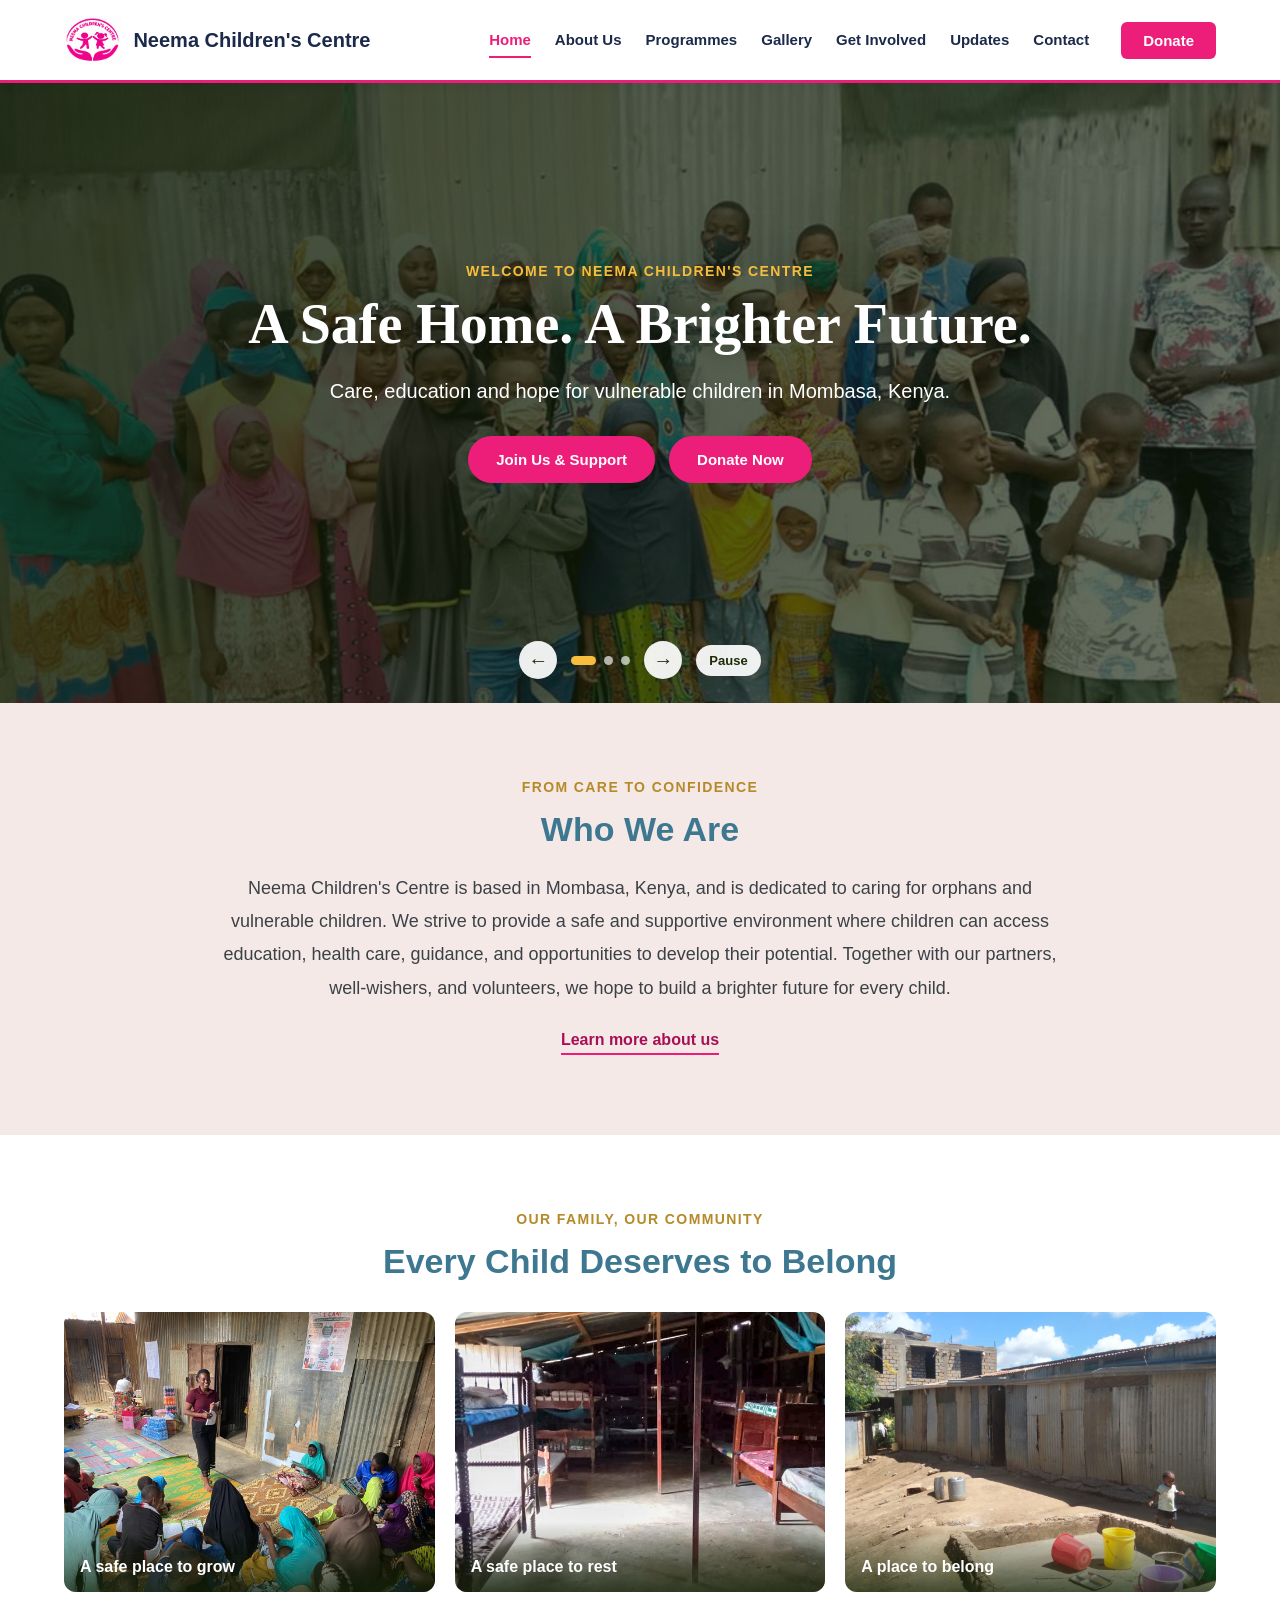
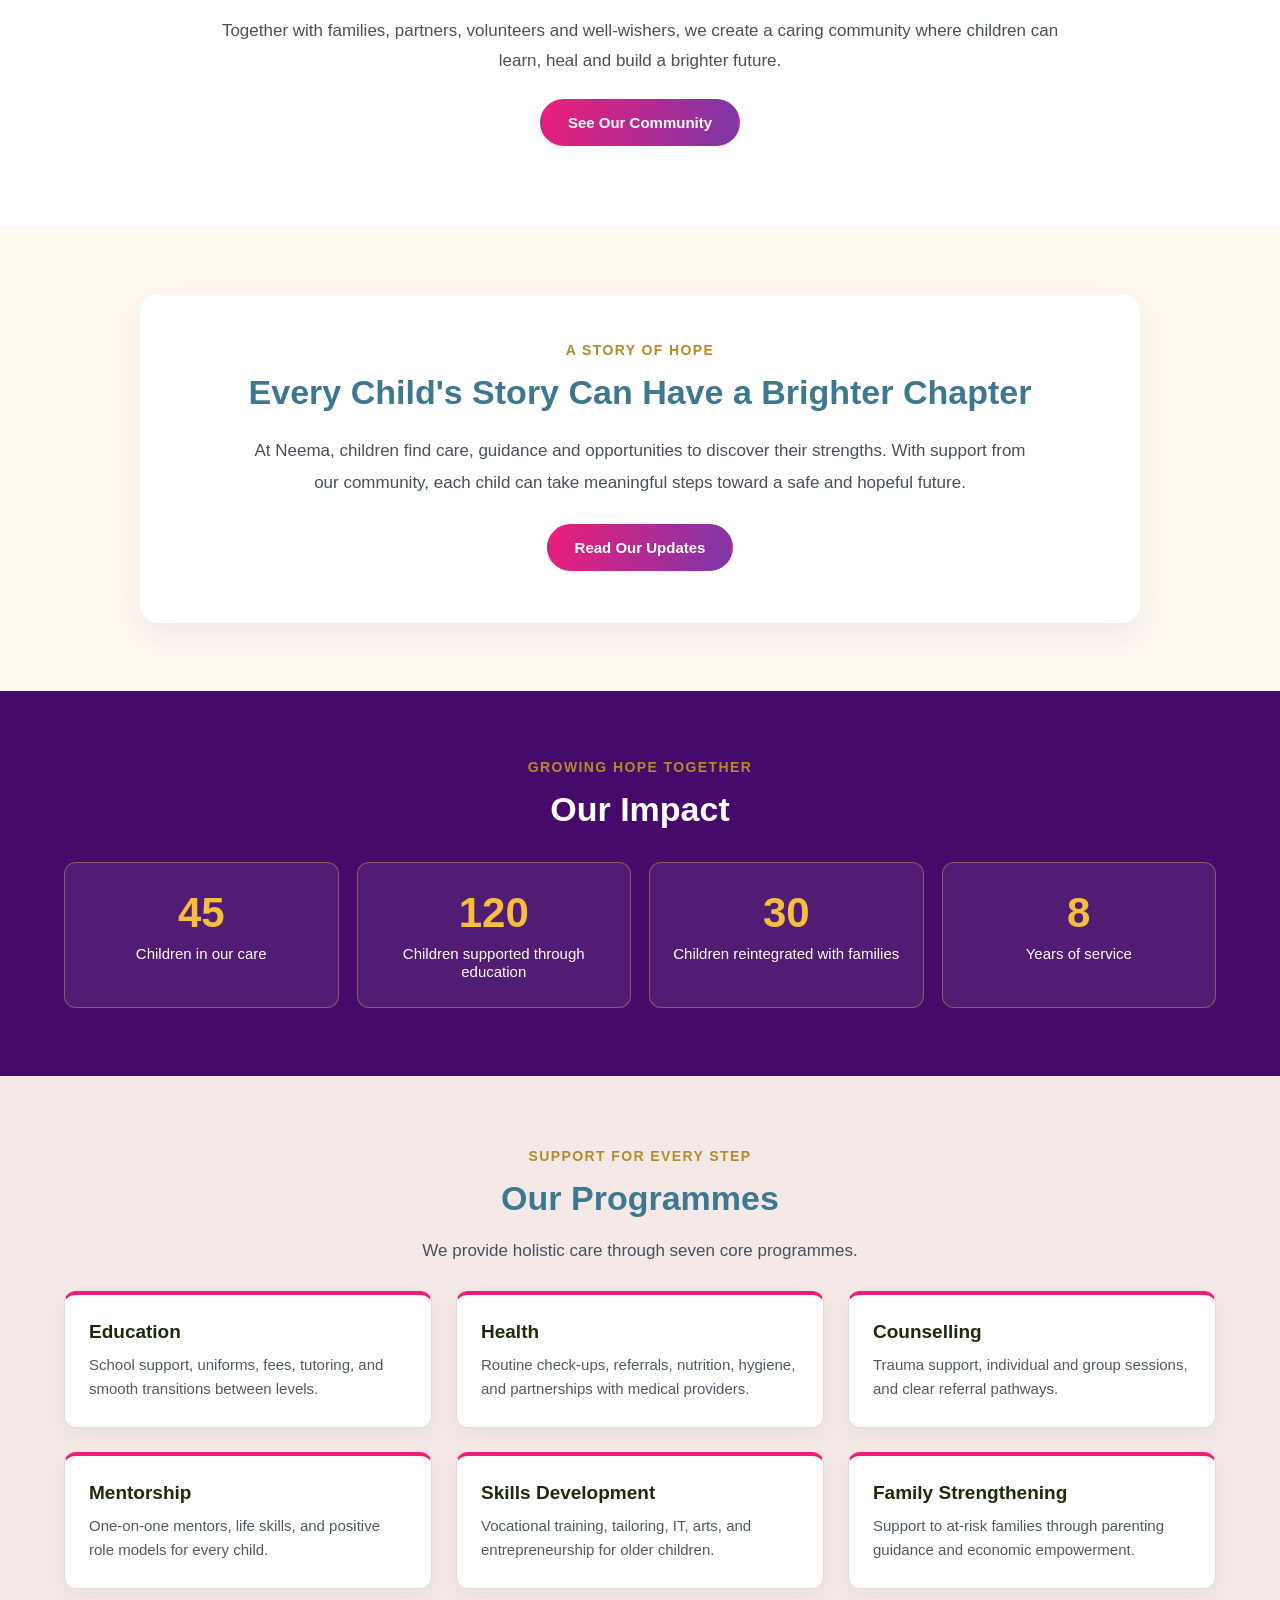
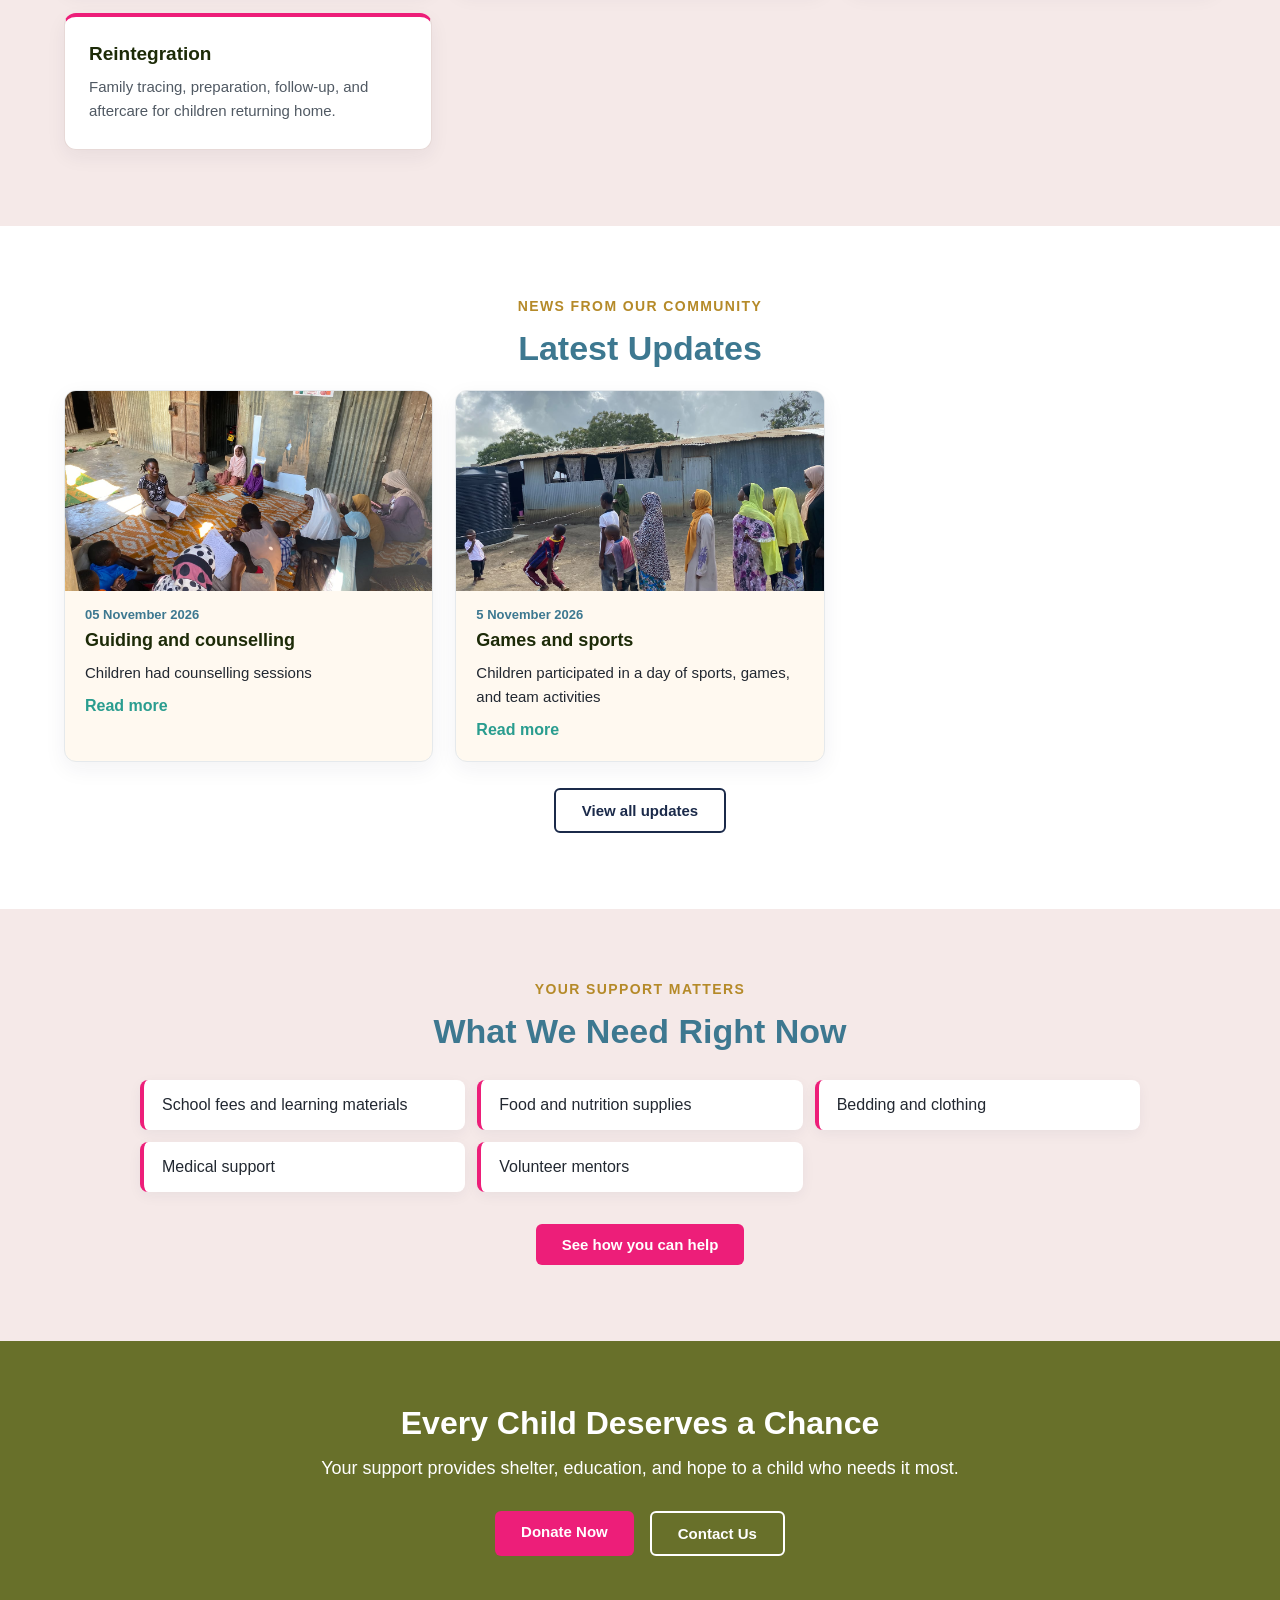
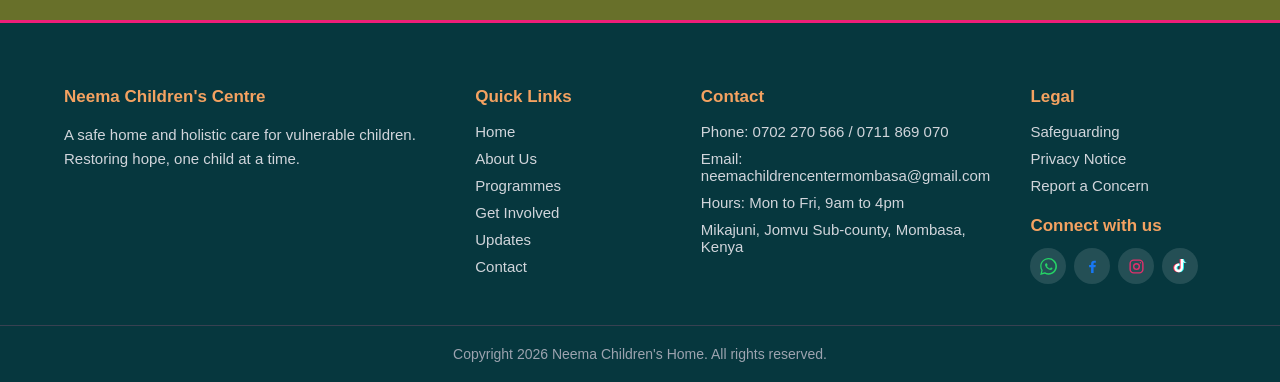
<file: index.html>
<!DOCTYPE html>
<html lang="en">
<head>
  <meta charset="UTF-8">
  <meta name="viewport" content="width=device-width, initial-scale=1.0">
  <title>Home | Neema Children's Centre</title>
  <link rel="stylesheet" href="style.css">
</head>
<body class="home-page">

  <header class="site-header">
    <div class="header-inner">

      <a href="index.html" class="brand">
        <img src="images/logo.png" alt="Neema Children's Centre logo" class="brand-logo">
        <span class="brand-name">Neema Children's Centre</span>
      </a>

      <nav class="main-nav" id="main-navigation" aria-label="Main navigation">
        <ul>
          <li><a href="index.html" class="active" aria-current="page">Home</a></li>
          <li><a href="about.html">About Us</a></li>
          <li><a href="programmes.html">Programmes</a></li>
          <li><a href="gallery.html">Gallery</a></li>
          <li><a href="get_involved.html">Get Involved</a></li>
          <li><a href="updates.html">Updates</a></li>
          <li><a href="contact.html">Contact</a></li>
                  <li class="mobile-nav-donate"><a href="donate.html">Donate</a></li>
        </ul>
      </nav>

      <a href="donate.html" class="donate-btn">Donate</a>

      <button class="menu-toggle" type="button" aria-label="Open menu" aria-controls="main-navigation" aria-expanded="false">
        <span></span>
        <span></span>
        <span></span>
        
        
      </button>

    </div>
  </header>
  <main>


  <section class="home-hero" aria-label="Welcome to Neema Children's Centre">
    <div class="home-hero-slides">
      <figure class="home-hero-slide is-active" aria-hidden="false">
        <img src="images/home.jpg" alt="Children at Neema Children's Centre">
      </figure>
      <figure class="home-hero-slide" aria-hidden="true">
        <img src="images/advice.jpeg" alt="Interior of Neema Children's Centre">
      </figure>
      <figure class="home-hero-slide" aria-hidden="true">
        <img src="images/breeze.jpeg" alt="The grounds at Neema Children's Centre">
      </figure>
      </div>
    <div class="home-hero-shade"></div>
    <div class="home-hero-content">
      <p class="home-eyebrow">Welcome to Neema Children's Centre</p>
      <h1>A Safe Home. A Brighter Future.</h1>
      <p>Care, education and hope for vulnerable children in Mombasa, Kenya.</p>
      <div class="home-hero-actions">
        <a href="get_involved.html" class="home-button home-button-warm">Join Us &amp; Support</a>
        <a href="donate.html" class="home-button home-button-outline">Donate Now</a>
      </div>
    </div>
    <div class="home-hero-controls" aria-label="Welcome image controls">
      <button class="home-slide-arrow home-slide-previous" type="button" aria-label="Show previous photo">&#8592;</button>
      <div class="home-slide-dots" aria-label="Choose a welcome photo">
        <button class="home-slide-dot is-active" type="button" aria-label="Show photo 1" aria-current="true"></button>
        <button class="home-slide-dot" type="button" aria-label="Show photo 2" aria-current="false"></button>
        <button class="home-slide-dot" type="button" aria-label="Show photo 3" aria-current="false"></button>
      </div>
      <button class="home-slide-arrow home-slide-next" type="button" aria-label="Show next photo">&#8594;</button>
      <button class="home-slide-pause" type="button" aria-label="Pause photo rotation" aria-pressed="false">Pause</button>
    </div>
    <p class="home-slide-status" aria-live="polite" aria-atomic="true">Photo 1 of 3</p>
  </section>

  <!-- SHORT INTRODUCTION -->
  <section class="home-welcome">
    <div class="section-inner">
      <p class="home-eyebrow">From care to confidence</p>
      <h2>Who We Are</h2>
      <p>Neema Children's Centre is based in Mombasa, Kenya, and is dedicated to caring for orphans and vulnerable children. We strive to provide a safe and supportive environment where children can access education, health care, guidance, and opportunities to develop their potential. Together with our partners, well-wishers, and volunteers, we hope to build a brighter future for every child.</p>
      <a href="about.html" class="link-arrow">Learn more about us</a>
    </div>
  </section>


  <section class="home-community">
    <div class="home-section-inner">
      <p class="home-eyebrow">Our family, our community</p>
      <h2>Every Child Deserves to Belong</h2>
      <div class="home-community-grid">
        <figure><img src="images/advice.jpeg" alt="Children at Neema Children's Centre"><figcaption>A safe place to grow</figcaption></figure>
        <figure><img src="images/bedroom.jpg" alt="A bedroom at Neema Children's Centre"><figcaption>A safe place to rest</figcaption></figure>
        <figure><img src="images/laundry_area.jpeg" alt="The grounds at Neema Children's Centre"><figcaption>A place to belong</figcaption></figure>
      </div>
      <p class="home-community-copy">Together with families, partners, volunteers and well-wishers, we create a caring community where children can learn, heal and build a brighter future.</p>
      <a href="gallery.html" class="home-button home-button-pink">See Our Community</a>
    </div>
  </section>

  <section class="home-story">
    <div class="home-story-card">
      <p class="home-eyebrow">A story of hope</p>
      <h2>Every Child's Story Can Have a Brighter Chapter</h2>
      <p>At Neema, children find care, guidance and opportunities to discover their strengths. With support from our community, each child can take meaningful steps toward a safe and hopeful future.</p>
      <a href="updates.html" class="home-button home-button-pink">Read Our Updates</a>
    </div>
  </section>
  <!-- IMPACT SNAPSHOT -->
  <section class="impact home-impact">
    <div class="section-inner">
      <p class="home-eyebrow">Growing hope together</p>
      <h2>Our Impact</h2>
      <div class="impact-grid">
        <div class="impact-card">
          <span class="impact-number">45</span>
          <span class="impact-label">Children in our care</span>
        </div>
        <div class="impact-card">
          <span class="impact-number">120</span>
          <span class="impact-label">Children supported through education</span>
        </div>
        <div class="impact-card">
          <span class="impact-number">30</span>
          <span class="impact-label">Children reintegrated with families</span>
        </div>
        <div class="impact-card">
          <span class="impact-number">8</span>
          <span class="impact-label">Years of service</span>
        </div>
      </div>
    </div>
  </section>

  <!-- PROGRAMMES PREVIEW -->
  <section class="programmes-preview home-programmes">
    <div class="section-inner">
      <p class="home-eyebrow">Support for every step</p>
      <h2>Our Programmes</h2>
      <p class="section-lead">We provide holistic care through seven core programmes.</p>
      <div class="programmes-grid">

        <a href="programmes.html" class="programme-card">
          <h3>Education</h3>
          <p>School support, uniforms, fees, tutoring, and smooth transitions between levels.</p>
        </a>

        <a href="programmes.html#health" class="programme-card">
          <h3>Health</h3>
          <p>Routine check-ups, referrals, nutrition, hygiene, and partnerships with medical providers.</p>
        </a>

        <a href="programmes.html#counselling" class="programme-card">
          <h3>Counselling</h3>
          <p>Trauma support, individual and group sessions, and clear referral pathways.</p>
        </a>

        <a href="programmes.html#mentorship" class="programme-card">
          <h3>Mentorship</h3>
          <p>One-on-one mentors, life skills, and positive role models for every child.</p>
        </a>

        <a href="programmes.html#skills" class="programme-card">
          <h3>Skills Development</h3>
          <p>Vocational training, tailoring, IT, arts, and entrepreneurship for older children.</p>
        </a>

        <a href="programmes.html#family" class="programme-card">
          <h3>Family Strengthening</h3>
          <p>Support to at-risk families through parenting guidance and economic empowerment.</p>
        </a>

        <a href="programmes.html#reintegration" class="programme-card">
          <h3>Reintegration</h3>
          <p>Family tracing, preparation, follow-up, and aftercare for children returning home.</p>
        </a>

      </div>
    </div>
  </section>

  <!-- LATEST UPDATES -->
  <section class="latest-updates home-updates">
    <div class="section-inner">
      <p class="home-eyebrow">News from our community</p>
      <h2>Latest Updates</h2>
      <div class="updates-grid">

        <article class="update-card">
          <img src="images/councelling.jpeg" alt="Children at Neema Children's Centre">
          <time datetime="2026-11-5">05 November 2026</time>
          <h3>Guiding and counselling</h3>
          <p>Children had counselling sessions</p>
          <a href="updates.html" class="link-arrow">Read more</a>
        </article>

        <article class="update-card">
          <img src="images/games_under.jpeg" alt="">
          <time datetime="2026-08-10">5 November 2026</time>
          <h3>Games and sports</h3>
          <p>Children participated in a day of sports, games, and team activities</p>
          <a href="updates.html#update-story-of-hope" class="link-arrow">Read more</a>
        </article>

      </div>
      <a href="updates.html" class="btn btn-secondary">View all updates</a>
    </div>
  </section>

  <!-- PRIORITY NEEDS STRIP -->
  <section class="priority-needs home-needs">
    <div class="section-inner">
      <p class="home-eyebrow">Your support matters</p>
      <h2>What We Need Right Now</h2>
      <ul class="needs-list">
        <li>School fees and learning materials</li>
        <li>Food and nutrition supplies</li>
        <li>Bedding and clothing</li>
        <li>Medical support</li>
        <li>Volunteer mentors</li>
      </ul>
      <a href="get_involved.html" class="btn btn-primary">See how you can help</a>
    </div>
  </section>

  <!-- CALL TO ACTION BAND -->
  <section class="cta-band home-cta">
    <div class="section-inner">
      <h2>Every Child Deserves a Chance</h2>
      <p>Your support provides shelter, education, and hope to a child who needs it most.</p>
      <div class="hero-buttons">
        <a href="donate.html" class="btn btn-primary">Donate Now</a>
        <a href="contact.html" class="btn btn-secondary">Contact Us</a>
      </div>
    </div>
  </section>

</main>

<!-- FOOTER -->
<footer class="site-footer">
  <div class="footer-inner">

    <div class="footer-column footer-brand">
      <h3>Neema Children's Centre</h3>
      <p>A safe home and holistic care for vulnerable children. Restoring hope, one child at a time.</p>
    </div>

    <div class="footer-column">
      <h4>Quick Links</h4>
      <ul>
        <li><a href="index.html">Home</a></li>
        <li><a href="about.html">About Us</a></li>
        <li><a href="programmes.html">Programmes</a></li>
        <li><a href="get_involved.html">Get Involved</a></li>
        <li><a href="updates.html">Updates</a></li>
        <li><a href="contact.html">Contact</a></li>
      </ul>
    </div>

    <div class="footer-column">
      <h4>Contact</h4>
      <ul>
        <li>Phone: <a href="tel:0702270566">0702 270 566</a> / <a href="tel:0711869070">0711 869 070</a></li>
        <li>Email: <a href="mailto:neemachildrencentermombasa@gmail.com">neemachildrencentermombasa@gmail.com</a></li>
        <li>Hours: Mon to Fri, 9am to 4pm</li>
          <li>Mikajuni, Jomvu Sub-county, Mombasa, Kenya</li>
      </ul>
    </div>

    <div class="footer-column">
      <h4>Legal</h4>
      <ul>
        <li><a href="safeguarding.html">Safeguarding</a></li>
        <li><a href="privacy.html">Privacy Notice</a></li>
        <li><a href="report.html">Report a Concern</a></li>
      </ul>
        <h4 class="footer-social-title">Connect with us</h4>
        <div class="footer-social" aria-label="Social media">
          <a class="footer-social-icon" href="https://wa.me/254702270566" aria-label="Chat with us on WhatsApp" title="Chat with us on WhatsApp" target="_blank" rel="noopener noreferrer"><svg viewBox="0 0 24 24" aria-hidden="true"><path d="M20.5 3.5A11.8 11.8 0 0 0 12.1 0C5.6 0 .3 5.3.3 11.8c0 2.1.6 4.1 1.6 5.9L.2 24l6.5-1.7a11.8 11.8 0 0 0 5.4 1.3h.1c6.5 0 11.8-5.3 11.8-11.8 0-3.1-1.2-6.1-3.5-8.3ZM12.2 21.6h-.1a9.8 9.8 0 0 1-5-1.4l-.4-.2-3.9 1 1-3.8-.2-.4a9.8 9.8 0 0 1-1.5-5.1c0-5.4 4.4-9.8 9.8-9.8 2.6 0 5.1 1 6.9 2.9a9.7 9.7 0 0 1 2.9 6.9c0 5.4-4.4 9.8-9.7 9.8Zm5.4-7.3c-.3-.1-1.6-.8-1.9-.9-.2-.1-.4-.1-.6.2-.2.3-.7.9-.9 1.1-.2.2-.3.2-.6.1-.3-.1-1.1-.4-2.2-1.3-.8-.7-1.3-1.6-1.5-1.8-.2-.3 0-.4.1-.6l.4-.5c.1-.2.2-.3.3-.5.1-.2 0-.4 0-.5-.1-.1-.6-1.4-.9-1.9-.2-.5-.5-.4-.6-.4h-.5c-.2 0-.5.1-.7.3-.2.3-.9.9-.9 2.1s.9 2.4 1 2.6c.1.2 1.8 2.8 4.4 3.9.6.3 1.1.4 1.5.5.6.2 1.2.2 1.6.1.5-.1 1.6-.7 1.8-1.3.2-.6.2-1.1.2-1.3-.1-.1-.3-.2-.6-.3Z"/></svg></a>
          <span class="footer-social-icon" role="img" aria-label="Facebook" title="Facebook">
            <svg viewBox="0 0 24 24" aria-hidden="true"><path d="M13.5 21v-8h2.7l.4-3h-3.1V8.1c0-.9.3-1.5 1.5-1.5h1.7V3.9c-.3 0-1.3-.1-2.5-.1-2.5 0-4.2 1.5-4.2 4.3V10H7.2v3H10v8h3.5Z"/></svg>
          </span>
          <span class="footer-social-icon" role="img" aria-label="Instagram" title="Instagram">
            <svg viewBox="0 0 24 24" aria-hidden="true"><rect x="3" y="3" width="18" height="18" rx="5"/><circle cx="12" cy="12" r="4"/><circle class="footer-instagram-dot" cx="17.5" cy="6.8" r="1"/></svg>
          </span>
          <span class="footer-social-icon" role="img" aria-label="TikTok" title="TikTok">
            <svg viewBox="0 0 24 24" aria-hidden="true"><path d="M19.6 7.2a6.5 6.5 0 0 1-4.1-1.5v8.1a6.2 6.2 0 1 1-5.4-6.1v3.3a2.9 2.9 0 1 0 2.1 2.8V1.5h3.3c.2 2.6 1.8 4.7 4.1 5.5v.2Z"/></svg>
          </span>
        </div>
    </div>

  </div>

  <div class="footer-bottom">
    <p>Copyright 2026 Neema Children's Home. All rights reserved.</p>
  </div>
</footer>

<script>
    (function () {
      const header = document.querySelector('.site-header');
      const menuButton = document.querySelector('.menu-toggle');
      const navigation = document.querySelector('.main-nav');

      if (header && menuButton && navigation) {
        function setMenuOpen(isOpen) {
          header.classList.toggle('menu-open', isOpen);
          navigation.classList.toggle('open', isOpen);
          menuButton.setAttribute('aria-expanded', String(isOpen));
          menuButton.setAttribute('aria-label', isOpen ? 'Close menu' : 'Open menu');
        }

        menuButton.addEventListener('click', function (event) {
          event.stopPropagation();
          setMenuOpen(menuButton.getAttribute('aria-expanded') !== 'true');
        });

        document.addEventListener('click', function (event) {
          if (!header.contains(event.target)) setMenuOpen(false);
        });

        document.addEventListener('keydown', function (event) {
          if (event.key === 'Escape' && menuButton.getAttribute('aria-expanded') === 'true') {
            setMenuOpen(false);
            menuButton.focus();
          }
        });

        navigation.addEventListener('click', function (event) {
          if (event.target.closest('a')) setMenuOpen(false);
        });
      }

      const carousel = document.querySelector('.home-hero');
      if (!carousel) return;

      const slides = Array.from(carousel.querySelectorAll('.home-hero-slide'));
      const dots = Array.from(carousel.querySelectorAll('.home-slide-dot'));
      const previousButton = carousel.querySelector('.home-slide-previous');
      const nextButton = carousel.querySelector('.home-slide-next');
      const pauseButton = carousel.querySelector('.home-slide-pause');
      const status = carousel.querySelector('.home-slide-status');
      const reducedMotion = window.matchMedia('(prefers-reduced-motion: reduce)');
      let currentSlide = 0;
      let timer = null;
      let isPaused = reducedMotion.matches;

      if (isPaused) {
        pauseButton.textContent = 'Play';
        pauseButton.setAttribute('aria-label', 'Resume photo rotation');
        pauseButton.setAttribute('aria-pressed', 'true');
      }

      function showSlide(index) {
        currentSlide = (index + slides.length) % slides.length;
        slides.forEach(function (slide, slideIndex) {
          const isActive = slideIndex === currentSlide;
          slide.classList.toggle('is-active', isActive);
          slide.setAttribute('aria-hidden', String(!isActive));
        });
        dots.forEach(function (dot, dotIndex) {
          const isActive = dotIndex === currentSlide;
          dot.classList.toggle('is-active', isActive);
          dot.setAttribute('aria-current', String(isActive));
        });
        status.textContent = 'Photo ' + (currentSlide + 1) + ' of ' + slides.length;
      }

      function startTimer() {
        window.clearInterval(timer);
        if (!isPaused && !document.hidden) {
          timer = window.setInterval(function () {
            showSlide(currentSlide + 1);
          }, 7000);
        }
      }

      previousButton.addEventListener('click', function () {
        showSlide(currentSlide - 1);
        startTimer();
      });
      nextButton.addEventListener('click', function () {
        showSlide(currentSlide + 1);
        startTimer();
      });
      dots.forEach(function (dot, index) {
        dot.addEventListener('click', function () {
          showSlide(index);
          startTimer();
        });
      });
      pauseButton.addEventListener('click', function () {
        isPaused = !isPaused;
        pauseButton.textContent = isPaused ? 'Play' : 'Pause';
        pauseButton.setAttribute('aria-label', isPaused ? 'Resume photo rotation' : 'Pause photo rotation');
        pauseButton.setAttribute('aria-pressed', String(isPaused));
        startTimer();
      });
      carousel.addEventListener('keydown', function (event) {
        if (event.key === 'ArrowLeft') showSlide(currentSlide - 1);
        if (event.key === 'ArrowRight') showSlide(currentSlide + 1);
      });
      document.addEventListener('visibilitychange', startTimer);
      reducedMotion.addEventListener('change', function (event) {
        if (event.matches) {
          isPaused = true;
          pauseButton.textContent = 'Play';
          pauseButton.setAttribute('aria-label', 'Resume photo rotation');
          pauseButton.setAttribute('aria-pressed', 'true');
        }
        startTimer();
      });

      document.addEventListener('pointerdown', function (event) {
        const button = event.target.closest('button, .btn, .donate-btn, .home-button, .share-btn');
        if (!button || reducedMotion.matches) return;

        const bounds = button.getBoundingClientRect();
        const centerX = event.clientX || bounds.left + bounds.width / 2;
        const centerY = event.clientY || bounds.top + bounds.height / 2;
        const sparkleColors = ['#ED1E79', '#F7BD3D', '#FFFFFF', '#3D7890'];

        for (let index = 0; index < 8; index += 1) {
          const sparkle = document.createElement('span');
          const angle = (Math.PI * 2 * index) / 8;
          const distance = 24 + Math.random() * 22;
          sparkle.className = 'home-button-sparkle';
          sparkle.setAttribute('aria-hidden', 'true');
          sparkle.textContent = index % 2 === 0 ? '✦' : '✧';
          sparkle.style.left = centerX + 'px';
          sparkle.style.top = centerY + 'px';
          sparkle.style.color = sparkleColors[index % sparkleColors.length];
          sparkle.style.setProperty('--sparkle-x', Math.cos(angle) * distance + 'px');
          sparkle.style.setProperty('--sparkle-y', Math.sin(angle) * distance + 'px');
          document.body.appendChild(sparkle);
          window.setTimeout(function () { sparkle.remove(); }, 700);
        }
      }, true);

      showSlide(0);
      startTimer();
    }());
  </script>
</body>
</html>
</file>
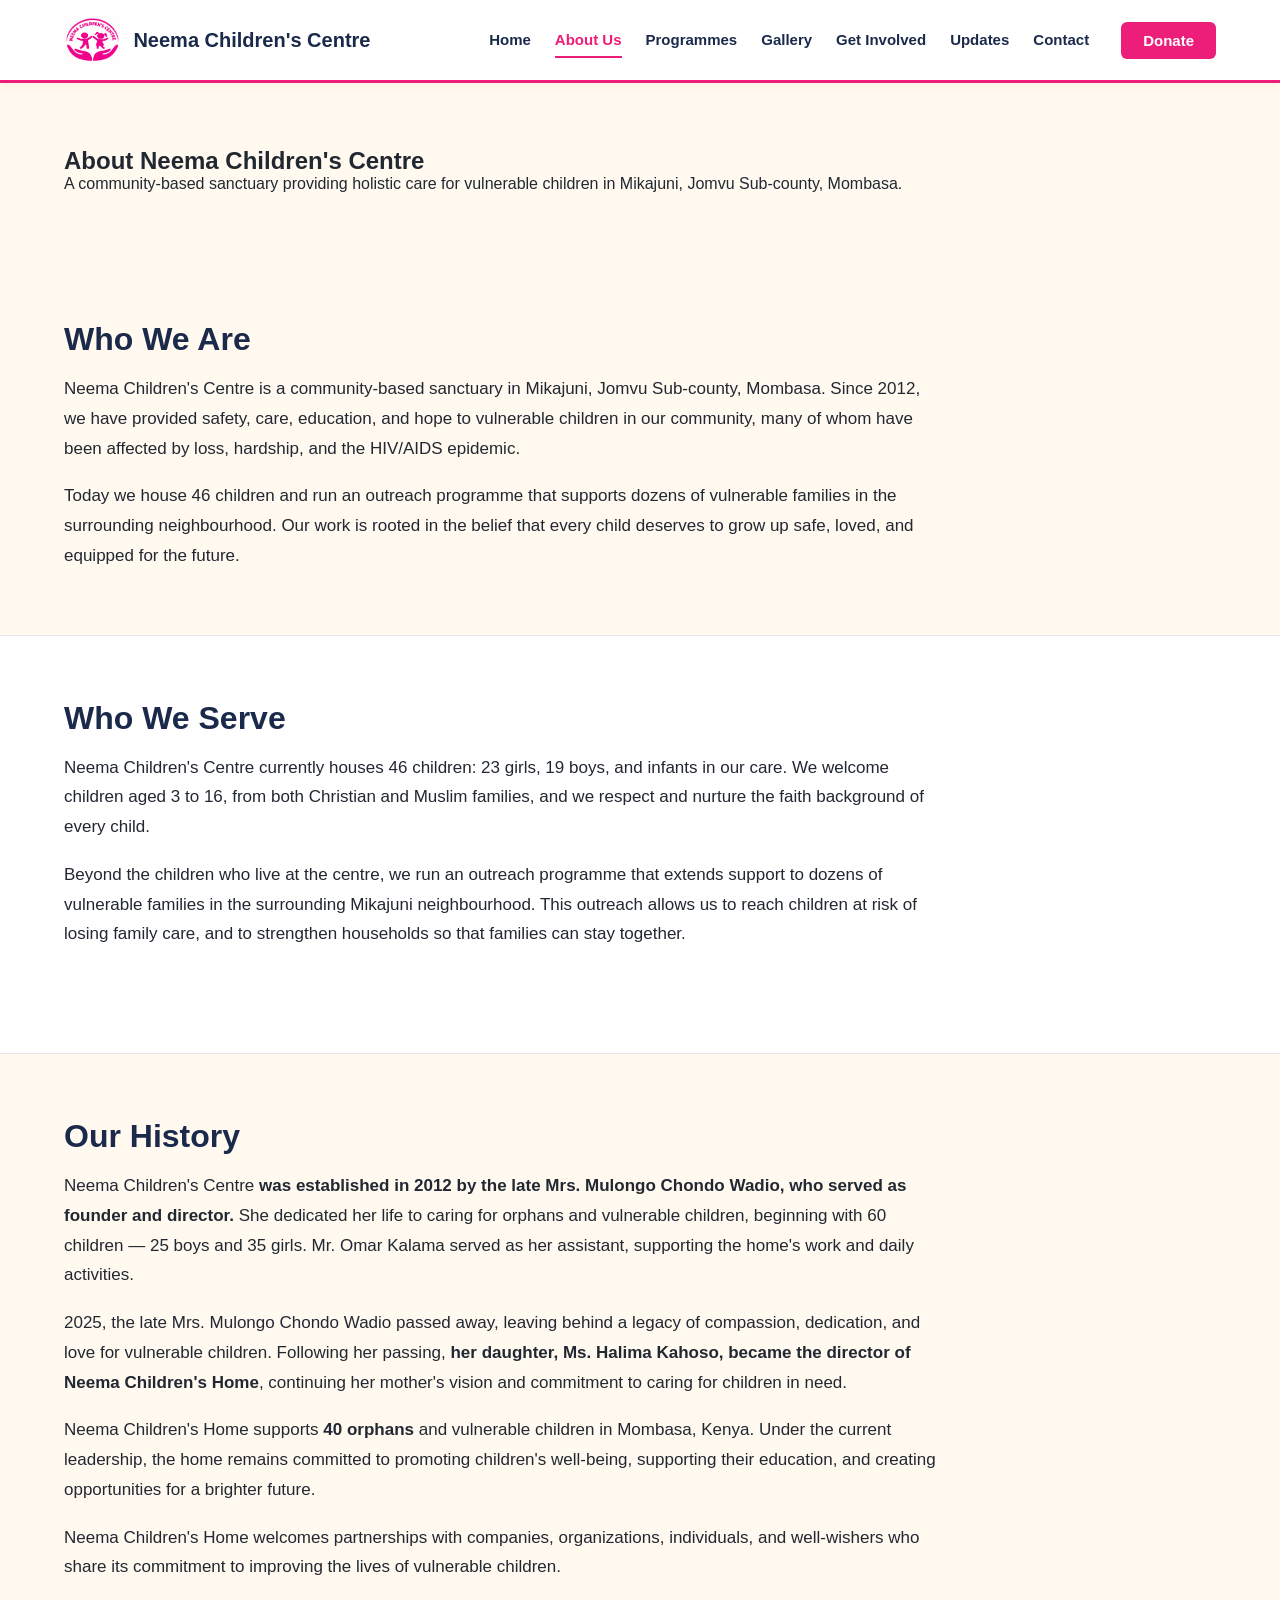
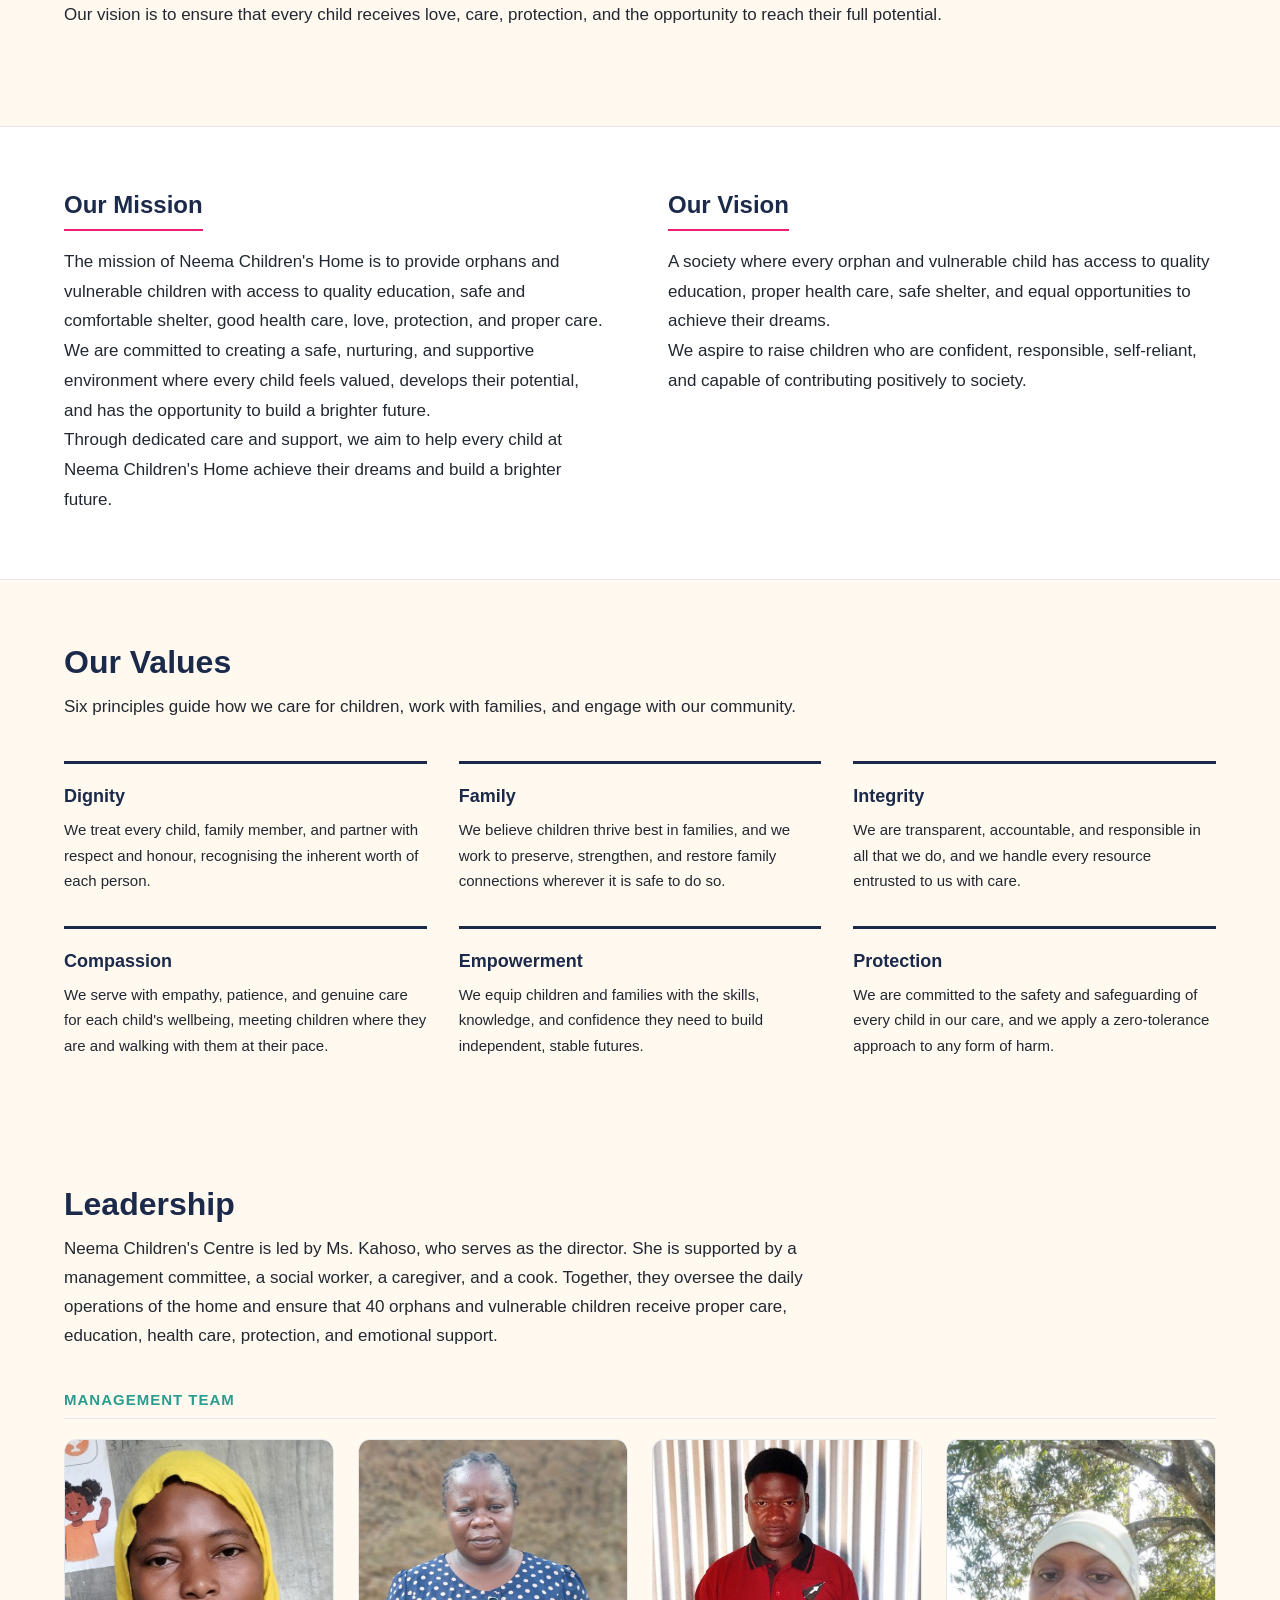
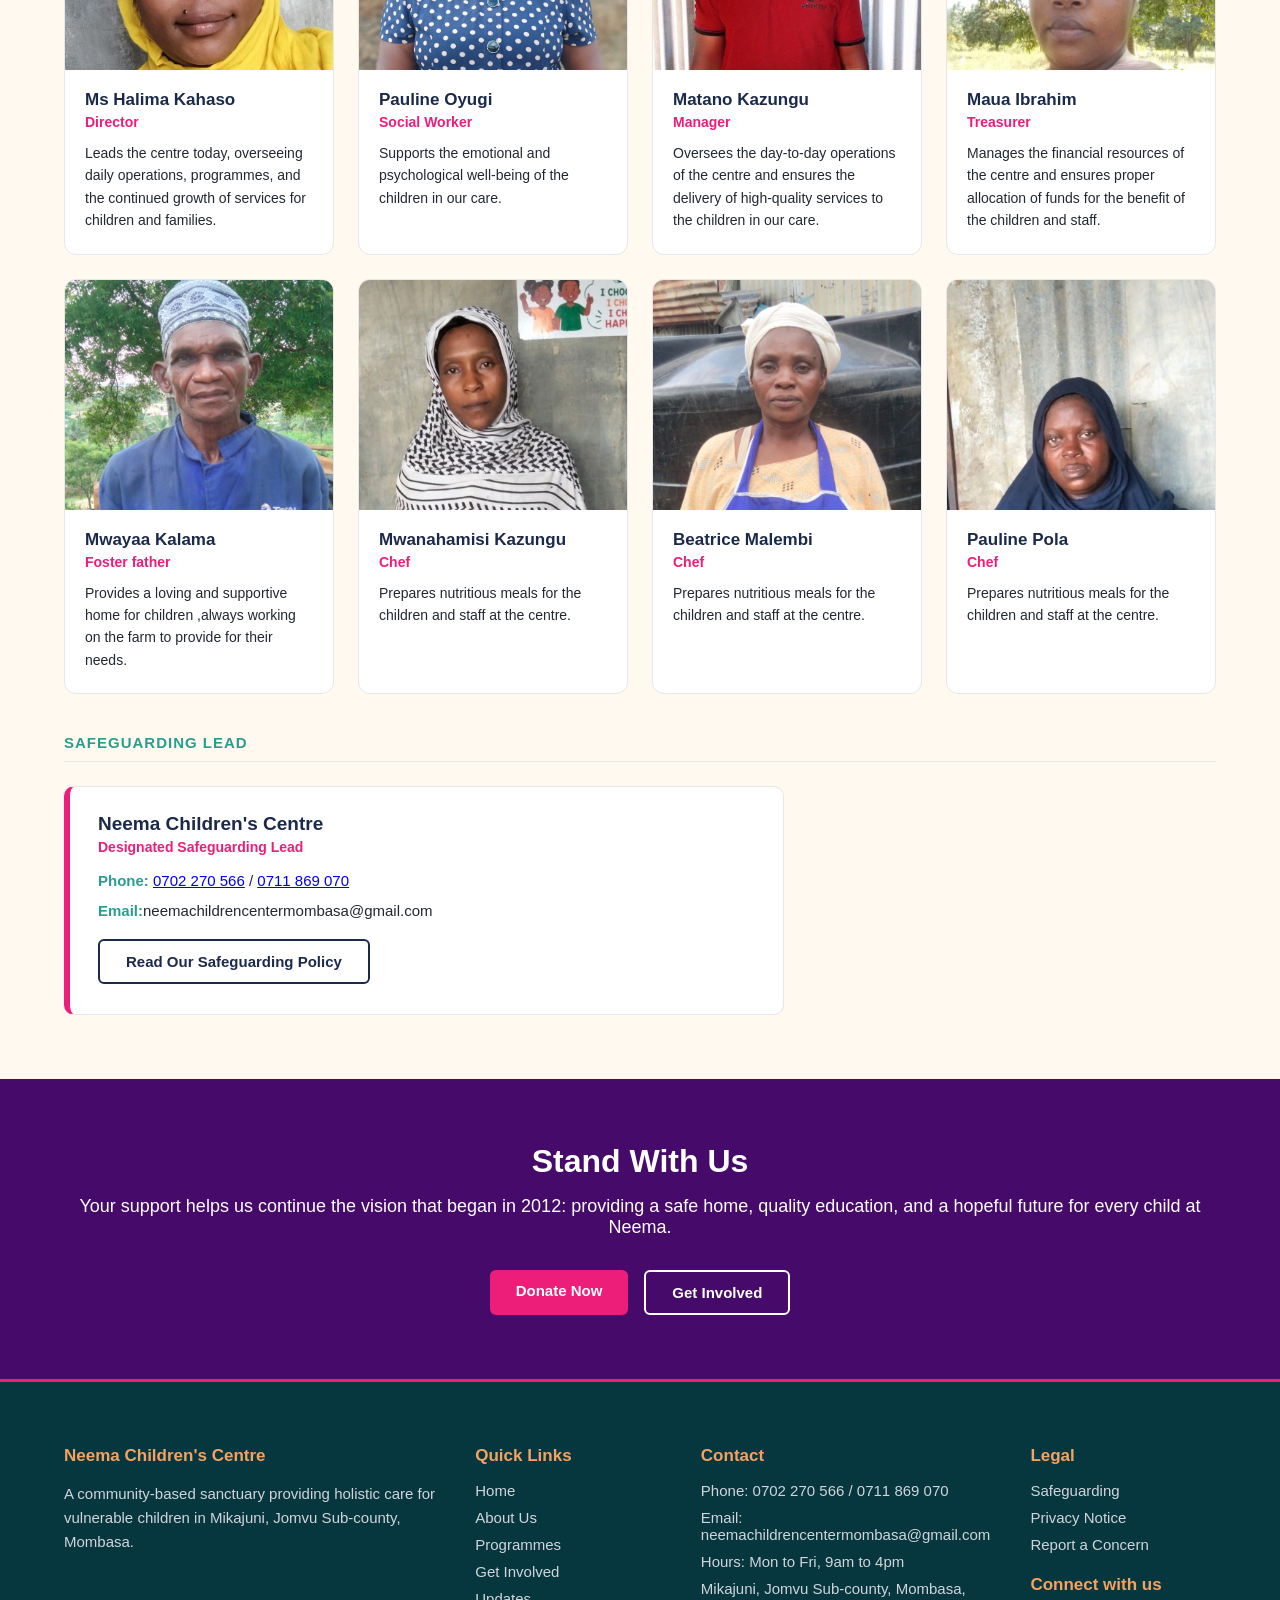
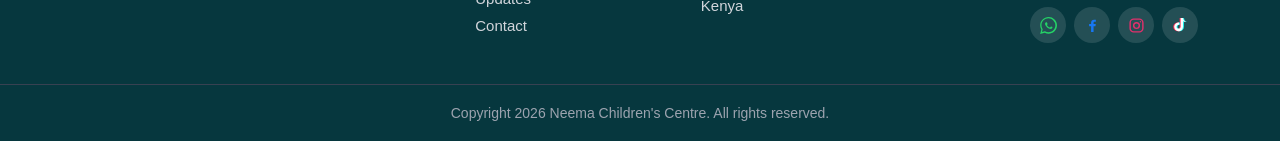
<file: about.html>
<!DOCTYPE html>
<html lang="en">
<head>
  <meta charset="UTF-8">
  <meta name="viewport" content="width=device-width, initial-scale=1.0">
  <title>About Us | Neema Children's Centre</title>
  <link rel="stylesheet" href="style.css">
</head>
<body>

  <header class="site-header">
    <div class="header-inner">
      <a href="index.html" class="brand">
        <img src="images/logo.png" alt="Neema Children's Centre logo" class="brand-logo">
        <span class="brand-name">Neema Children's Centre</span>
      </a>
      <nav class="main-nav" aria-label="Main navigation">
        <ul>
          <li><a href="index.html">Home</a></li>
          <li><a href="about.html" class="active">About Us</a></li>
          <li><a href="programmes.html">Programmes</a></li>
          <li><a href="gallery.html">Gallery</a></li>
          <li><a href="get_involved.html">Get Involved</a></li>
          <li><a href="updates.html">Updates</a></li>
          <li><a href="contact.html">Contact</a></li>
                  <li class="mobile-nav-donate"><a href="donate.html">Donate</a></li>
        </ul>
      </nav>
      <a href="donate.html" class="donate-btn">Donate</a>
      <button class="menu-toggle" aria-label="Open menu" aria-expanded="false">
        <span></span><span></span><span></span>
      </button>
    </div>
  </header>

  <main>

    <!-- PAGE BANNER -->
    <section class="page-banner">
      <div class="section-inner">
        <h1>About Neema Children's Centre</h1>
        <p>A community-based sanctuary providing holistic care for vulnerable children in Mikajuni, Jomvu Sub-county, Mombasa.</p>
      </div>
    </section>

    <!-- OVERVIEW -->
    <section class="about-overview">
      <div class="section-inner">
        <h2>Who We Are</h2>
        <p>Neema Children's Centre is a community-based sanctuary in Mikajuni, Jomvu Sub-county, Mombasa. Since 2012, we have provided safety, care, education, and hope to vulnerable children in our community, many of whom have been affected by loss, hardship, and the HIV/AIDS epidemic.</p>
        <p>Today we house 46 children and run an outreach programme that supports dozens of vulnerable families in the surrounding neighbourhood. Our work is rooted in the belief that every child deserves to grow up safe, loved, and equipped for the future.</p>
      </div>
    </section>

    <!-- WHO WE SERVE -->
    <section class="about-who-we-serve">
      <div class="section-inner">
        <h2>Who We Serve</h2>
        <p>Neema Children's Centre currently houses 46 children: 23 girls, 19 boys, and infants in our care. We welcome children aged 3 to 16, from both Christian and Muslim families, and we respect and nurture the faith background of every child.</p>
        <p>Beyond the children who live at the centre, we run an outreach programme that extends support to dozens of vulnerable families in the surrounding Mikajuni neighbourhood. This outreach allows us to reach children at risk of losing family care, and to strengthen households so that families can stay together.</p>
      </div>
    </section>

    <!-- HISTORY -->
    <section class="about-history-section">
      <div class="section-inner">
        <h2>Our History</h2>
        <p>Neema Children's Centre <strong> was  established in 2012 by the late Mrs. Mulongo Chondo Wadio, who served as founder and director.</strong> She dedicated her life to caring for orphans and vulnerable children, beginning with 60 children — 25 boys and 35 girls. Mr. Omar Kalama served as her assistant, supporting the home's work and daily activities.</p>

         <p>2025, the late Mrs. Mulongo Chondo Wadio passed away, leaving behind a legacy of compassion, dedication, and love for vulnerable children. Following her passing, <strong>her  daughter, Ms. Halima Kahoso, became the director of Neema Children's Home</strong>, continuing her mother's vision and commitment to caring for children in need.</p>

          <p> Neema Children's Home supports<strong> 40 orphans</strong> and vulnerable children in Mombasa, Kenya. Under the current leadership, the home remains committed to promoting children's well-being, supporting their education, and creating opportunities for a brighter future.</p>

            <p>Neema Children's Home welcomes partnerships with companies, organizations, individuals, and well-wishers who share its commitment to improving the lives of vulnerable children.</p>

            <p>Our vision is to ensure that every child receives love, care, protection, and the opportunity to reach their full potential.</p>
      </div>
    </section>

    <!-- MISSION AND VISION -->
    <section class="mission-vision">
      <div class="section-inner">
        <div class="mv-grid">
          <div class="mv-item">
            <h2>Our Mission</h2>
            <p>The mission of Neema Children's Home is to provide orphans and vulnerable children with access to quality education, safe and comfortable shelter, good health care, love, protection, and proper care. We are committed to creating a safe, nurturing, and supportive environment where every child feels valued, develops their potential, and has the opportunity to build a brighter future.</p>

            <p>Through dedicated care and support, we aim to help every child at Neema Children's Home achieve their dreams and build a brighter future.</p>
          </div>
          <div class="mv-item">
            <h2>Our Vision</h2>
            <p>A society where every orphan and vulnerable child has access to quality education, proper health care, safe shelter, and equal opportunities to achieve their dreams.</p>

           <p> We aspire to raise children who are confident, responsible, self-reliant, and capable of contributing positively to society.</p>
          </div>
        </div>
      </div>
    </section>

    <!-- VALUES -->
    <section class="about-values">
      <div class="section-inner">
        <h2>Our Values</h2>
        <p>Six principles guide how we care for children, work with families, and engage with our community.</p>

        <div class="values-list">
          <div class="value-item">
            <h3>Dignity</h3>
            <p>We treat every child, family member, and partner with respect and honour, recognising the inherent worth of each person.</p>
          </div>
          <div class="value-item">
            <h3>Family</h3>
            <p>We believe children thrive best in families, and we work to preserve, strengthen, and restore family connections wherever it is safe to do so.</p>
          </div>
          <div class="value-item">
            <h3>Integrity</h3>
            <p>We are transparent, accountable, and responsible in all that we do, and we handle every resource entrusted to us with care.</p>
          </div>
          <div class="value-item">
            <h3>Compassion</h3>
            <p>We serve with empathy, patience, and genuine care for each child's wellbeing, meeting children where they are and walking with them at their pace.</p>
          </div>
          <div class="value-item">
            <h3>Empowerment</h3>
            <p>We equip children and families with the skills, knowledge, and confidence they need to build independent, stable futures.</p>
          </div>
          <div class="value-item">
            <h3>Protection</h3>
            <p>We are committed to the safety and safeguarding of every child in our care, and we apply a zero-tolerance approach to any form of harm.</p>
          </div>
        </div>
      </div>
    </section>

    <!-- LEADERSHIP -->
    <section class="about-leadership">
      <div class="section-inner">
        <h2>Leadership</h2>
        <p>Neema Children's Centre is led by Ms. Kahoso, who serves as the director. She is supported by a management committee, a social worker, a caregiver, and a cook. Together, they oversee the daily operations of the home and ensure that 40 orphans and vulnerable children receive proper care, education, health care, protection, and emotional support.</p>

        <h3 class="leadership-group">Management Team</h3>
        <div class="leadership-grid">
          <article class="leader-card">
            <div class="leader-photo">
              <img src="images/Halima.jpeg" alt="Portrait of Ms Halima, Director" loading="lazy" onerror="this.hidden=true">
            </div>
            <div class="leader-card-content">
              <h4>Ms Halima Kahaso</h4>
              <span class="leader-role">Director</span>
              <p>Leads the centre today, overseeing daily operations, programmes, and the continued growth of services for children and families.</p>
            </div>
          </article>
          <article class="leader-card">
            <div class="leader-photo">
              <img src="images/Pauline Oyugi.jpeg" alt="Portrait of the Neema Children's Centre social worker" loading="lazy" onerror="this.hidden=true">
            </div>
            <div class="leader-card-content">
              <h4>Pauline Oyugi</h4>
              <span class="leader-role">Social Worker</span>
              <p>Supports the emotional and psychological well-being of the children in our care.</p>
            </div>
          </article>
          
          <article class="leader-card">
            <div class="leader-photo">
              <img src="images/Matano Kazungu.jpeg" alt="Portrait of the Neema Children's Centre caregiver" loading="lazy" onerror="this.hidden=true">
            </div>
            <div class="leader-card-content">
              <h4>Matano Kazungu</h4>
              <span class="leader-role">Manager</span>
              <p>Oversees the day-to-day operations of the centre and ensures the delivery of high-quality services to the children in our care.</p>
            </div>
          </article>

          <article class="leader-card">
            <div class="leader-photo">
              <img src="images/Maua Ibrahim.jpeg" alt="Portrait of the Neema Children's Centre caregiver" loading="lazy" onerror="this.hidden=true">
            </div>
            <div class="leader-card-content">
              <h4>Maua Ibrahim</h4>
              <span class="leader-role">Treasurer</span>
              <p>Manages the financial resources of the centre and ensures proper allocation of funds for the benefit of the children and staff.</p>
            </div>
          </article>

          <article class="leader-card">
            <div class="leader-photo">
              <img src="images/Mwayaa_kalama.jpeg" alt="Portrait of the Neema Children's Centre caregiver" loading="lazy" onerror="this.hidden=true">
            </div>
            <div class="leader-card-content">
              <h4>Mwayaa Kalama</h4>
              <span class="leader-role">Foster father</span>
              <p>Provides a loving and supportive home for children ,always working on the farm to provide for their needs.</p>
            </div>
          </article>

          <article class="leader-card">
            <div class="leader-photo">
              <img src="images/Mwanahamisi Kazungu.jpeg" alt="Portrait of the Neema Children's Centre caregiver" loading="lazy" onerror="this.hidden=true">
            </div>
            <div class="leader-card-content">
              <h4>Mwanahamisi Kazungu</h4>
              <span class="leader-role">Chef</span>
              <p>Prepares nutritious meals for the children and staff at the centre.</p>
            </div>
          </article>      

          <article class="leader-card">
            <div class="leader-photo">
              <img src="images/beatrice Malembi.jpeg" alt="Portrait of the Neema Children's Centre cook" loading="lazy" onerror="this.hidden=true">
            </div>
            <div class="leader-card-content">
              <h4>Beatrice Malembi</h4>
              <span class="leader-role">Chef</span>
              <p>Prepares nutritious meals for the children and staff at the centre.</p>
            </div>
          </article>

          <article class="leader-card">
            <div class="leader-photo">
              <img src="images/Pauline Pola.jpeg" alt="Portrait of the Neema Children's Centre caregiver" loading="lazy" onerror="this.hidden=true">
            </div>
            <div class="leader-card-content">
              <h4>Pauline Pola</h4>
              <span class="leader-role">Chef</span>
              <p>Prepares nutritious meals for the children and staff at the centre.</p>
            </div>
          </article>
        </div>
        

        <h3 class="leadership-group">Safeguarding Lead</h3>
        <div class="safeguarding-lead">
          <h4>Neema Children's Centre</h4>
          <span class="leader-role">Designated Safeguarding Lead</span>
          <ul>
            <li><strong>Phone:</strong> <a href="tel:0702270566">0702 270 566</a> / <a href="tel:0711869070">0711 869 070</a></li>
            <li><strong>Email:</strong>neemachildrencentermombasa@gmail.com</li>
          </ul>
          <a href="safeguarding.html" class="btn btn-secondary">Read Our Safeguarding Policy</a>
        </div>

      </div>
    </section>

    <!-- CTA BAND -->
    <section class="cta-band">
      <div class="section-inner">
        <h2>Stand With Us</h2>
        <p>Your support helps us continue the vision that began in 2012: providing a safe home, quality education, and a hopeful future for every child at Neema.</p>
        <div class="hero-buttons">
          <a href="donate.html" class="btn btn-primary">Donate Now</a>
          <a href="get_involved.html" class="btn btn-secondary">Get Involved</a>
        </div>
      </div>
    </section>

  </main>

  <footer class="site-footer">
    <div class="footer-inner">
      <div class="footer-column footer-brand">
        <h3>Neema Children's Centre</h3>
        <p>A community-based sanctuary providing holistic care for vulnerable children in Mikajuni, Jomvu Sub-county, Mombasa.</p>
      </div>
      <div class="footer-column">
        <h4>Quick Links</h4>
        <ul>
          <li><a href="index.html">Home</a></li>
          <li><a href="about.html">About Us</a></li>
          <li><a href="programmes.html">Programmes</a></li>
          <li><a href="get_involved.html">Get Involved</a></li>
          <li><a href="updates.html">Updates</a></li>
          <li><a href="contact.html">Contact</a></li>
        </ul>
      </div>
      <div class="footer-column">
        <h4>Contact</h4>
        <ul>
          <li>Phone: <a href="tel:0702270566">0702 270 566</a> / <a href="tel:0711869070">0711 869 070</a></li>
          <li>Email: neemachildrencentermombasa@gmail.com</li>
          <li>Hours: Mon to Fri, 9am to 4pm</li>
          <li>Mikajuni, Jomvu Sub-county, Mombasa, Kenya</li>
        </ul>
      </div>
      <div class="footer-column">
        <h4>Legal</h4>
        <ul>
          <li><a href="safeguarding.html">Safeguarding</a></li>
          <li><a href="privacy.html">Privacy Notice</a></li>
          <li><a href="report.html">Report a Concern</a></li>
        </ul>
          <h4 class="footer-social-title">Connect with us</h4>
          <div class="footer-social" aria-label="Social media">
            <a class="footer-social-icon" href="https://wa.me/254702270566" aria-label="Chat with us on WhatsApp" title="Chat with us on WhatsApp" target="_blank" rel="noopener noreferrer"><svg viewBox="0 0 24 24" aria-hidden="true"><path d="M20.5 3.5A11.8 11.8 0 0 0 12.1 0C5.6 0 .3 5.3.3 11.8c0 2.1.6 4.1 1.6 5.9L.2 24l6.5-1.7a11.8 11.8 0 0 0 5.4 1.3h.1c6.5 0 11.8-5.3 11.8-11.8 0-3.1-1.2-6.1-3.5-8.3ZM12.2 21.6h-.1a9.8 9.8 0 0 1-5-1.4l-.4-.2-3.9 1 1-3.8-.2-.4a9.8 9.8 0 0 1-1.5-5.1c0-5.4 4.4-9.8 9.8-9.8 2.6 0 5.1 1 6.9 2.9a9.7 9.7 0 0 1 2.9 6.9c0 5.4-4.4 9.8-9.7 9.8Zm5.4-7.3c-.3-.1-1.6-.8-1.9-.9-.2-.1-.4-.1-.6.2-.2.3-.7.9-.9 1.1-.2.2-.3.2-.6.1-.3-.1-1.1-.4-2.2-1.3-.8-.7-1.3-1.6-1.5-1.8-.2-.3 0-.4.1-.6l.4-.5c.1-.2.2-.3.3-.5.1-.2 0-.4 0-.5-.1-.1-.6-1.4-.9-1.9-.2-.5-.5-.4-.6-.4h-.5c-.2 0-.5.1-.7.3-.2.3-.9.9-.9 2.1s.9 2.4 1 2.6c.1.2 1.8 2.8 4.4 3.9.6.3 1.1.4 1.5.5.6.2 1.2.2 1.6.1.5-.1 1.6-.7 1.8-1.3.2-.6.2-1.1.2-1.3-.1-.1-.3-.2-.6-.3Z"/></svg></a>
            <span class="footer-social-icon" role="img" aria-label="Facebook" title="Facebook">
              <svg viewBox="0 0 24 24" aria-hidden="true"><path d="M13.5 21v-8h2.7l.4-3h-3.1V8.1c0-.9.3-1.5 1.5-1.5h1.7V3.9c-.3 0-1.3-.1-2.5-.1-2.5 0-4.2 1.5-4.2 4.3V10H7.2v3H10v8h3.5Z"/></svg>
            </span>
            <span class="footer-social-icon" role="img" aria-label="Instagram" title="Instagram">
              <svg viewBox="0 0 24 24" aria-hidden="true"><rect x="3" y="3" width="18" height="18" rx="5"/><circle cx="12" cy="12" r="4"/><circle class="footer-instagram-dot" cx="17.5" cy="6.8" r="1"/></svg>
            </span>
            <span class="footer-social-icon" role="img" aria-label="TikTok" title="TikTok">
              <svg viewBox="0 0 24 24" aria-hidden="true"><path d="M19.6 7.2a6.5 6.5 0 0 1-4.1-1.5v8.1a6.2 6.2 0 1 1-5.4-6.1v3.3a2.9 2.9 0 1 0 2.1 2.8V1.5h3.3c.2 2.6 1.8 4.7 4.1 5.5v.2Z"/></svg>
            </span>
          </div>
      </div>
    </div>
    <div class="footer-bottom">
      <p>Copyright 2026 Neema Children's Centre. All rights reserved.</p>
    </div>
  </footer>

  <script>
        const toggle = document.querySelector('.menu-toggle');
    const nav = document.querySelector('.main-nav');
    const header = document.querySelector('.site-header');

    if (toggle && nav && header) {
      function setMenuOpen(isOpen) {
        nav.classList.toggle('open', isOpen);
        header.classList.toggle('menu-open', isOpen);
        toggle.setAttribute('aria-expanded', String(isOpen));
        toggle.setAttribute('aria-label', isOpen ? 'Close menu' : 'Open menu');
      }

      toggle.addEventListener('click', (event) => {
        event.stopPropagation();
        setMenuOpen(toggle.getAttribute('aria-expanded') !== 'true');
      });

      document.addEventListener('click', (event) => {
        if (!header.contains(event.target)) setMenuOpen(false);
        if (nav.contains(event.target) && event.target.closest('a')) setMenuOpen(false);
      });

      document.addEventListener('keydown', (event) => {
        if (event.key === 'Escape' && toggle.getAttribute('aria-expanded') === 'true') {
          setMenuOpen(false);
          toggle.focus();
        }
      });
    }
  </script>
</body>
</html>
</file>
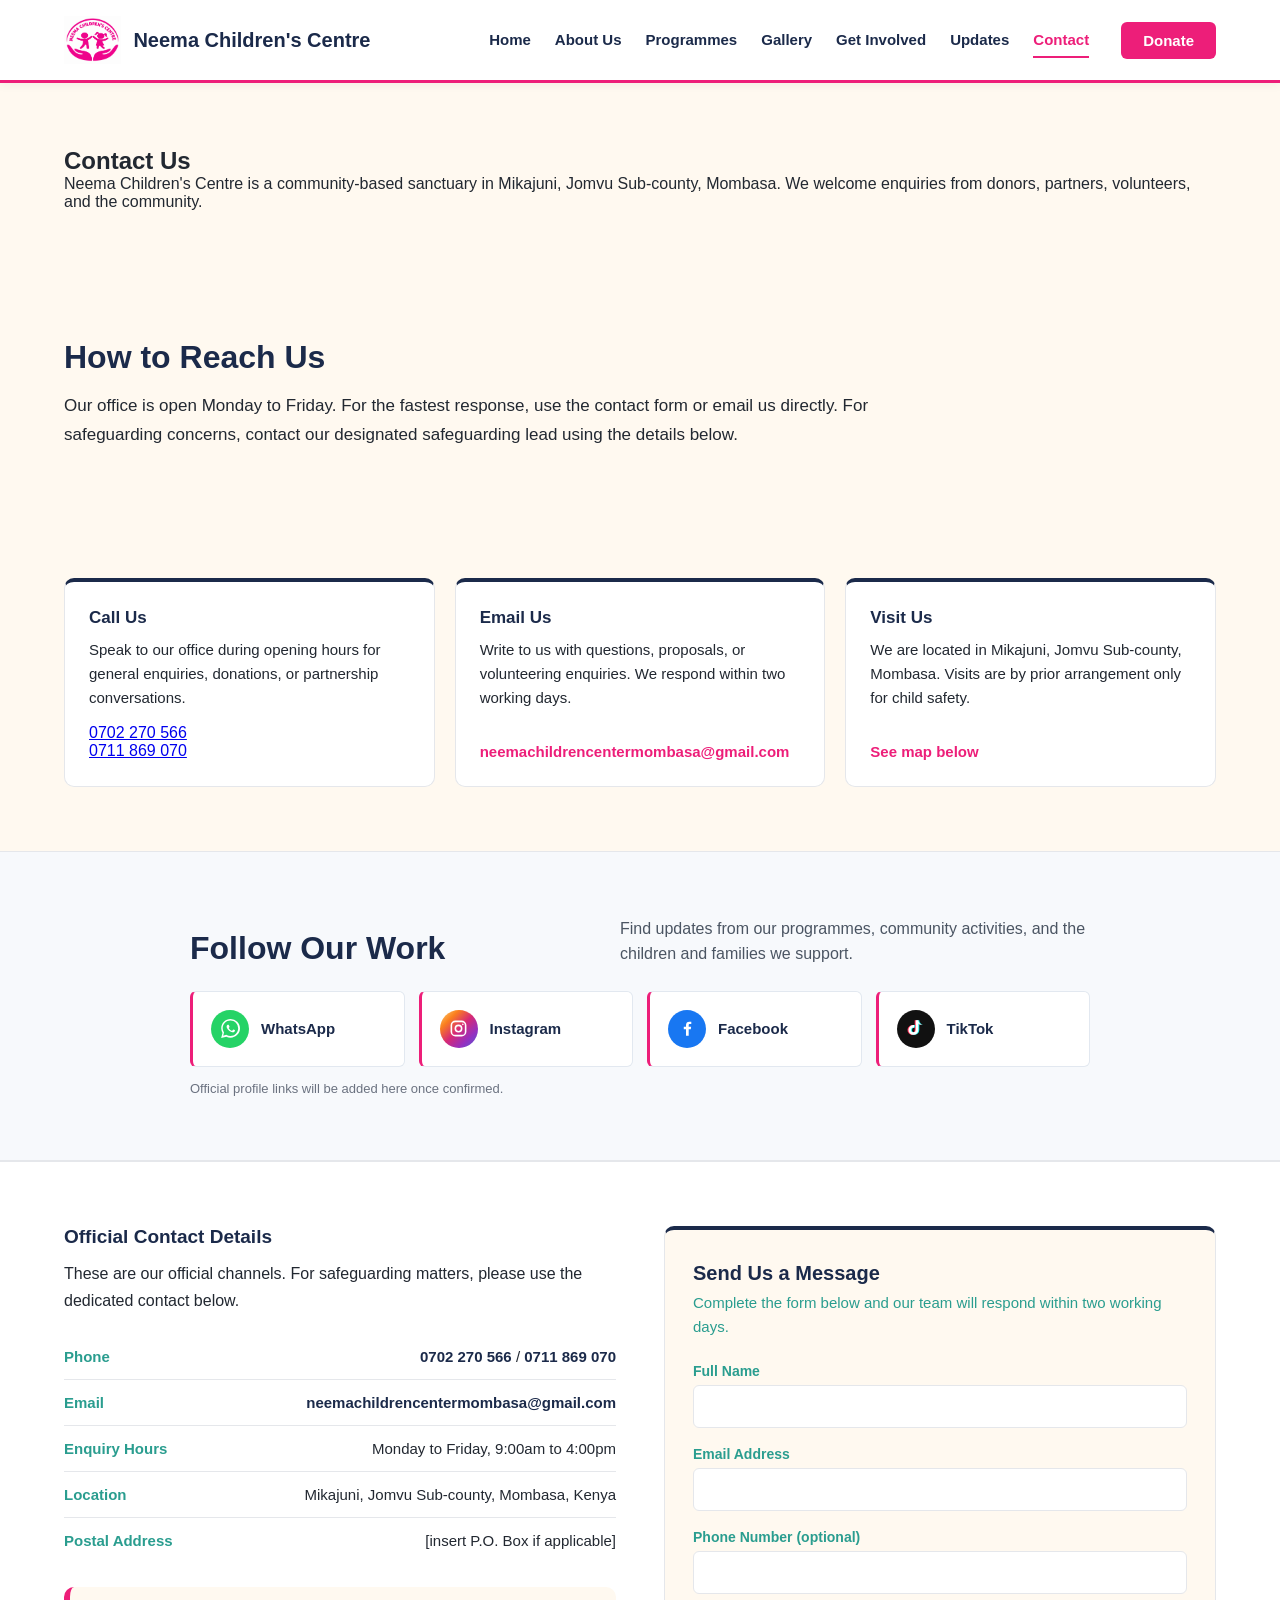
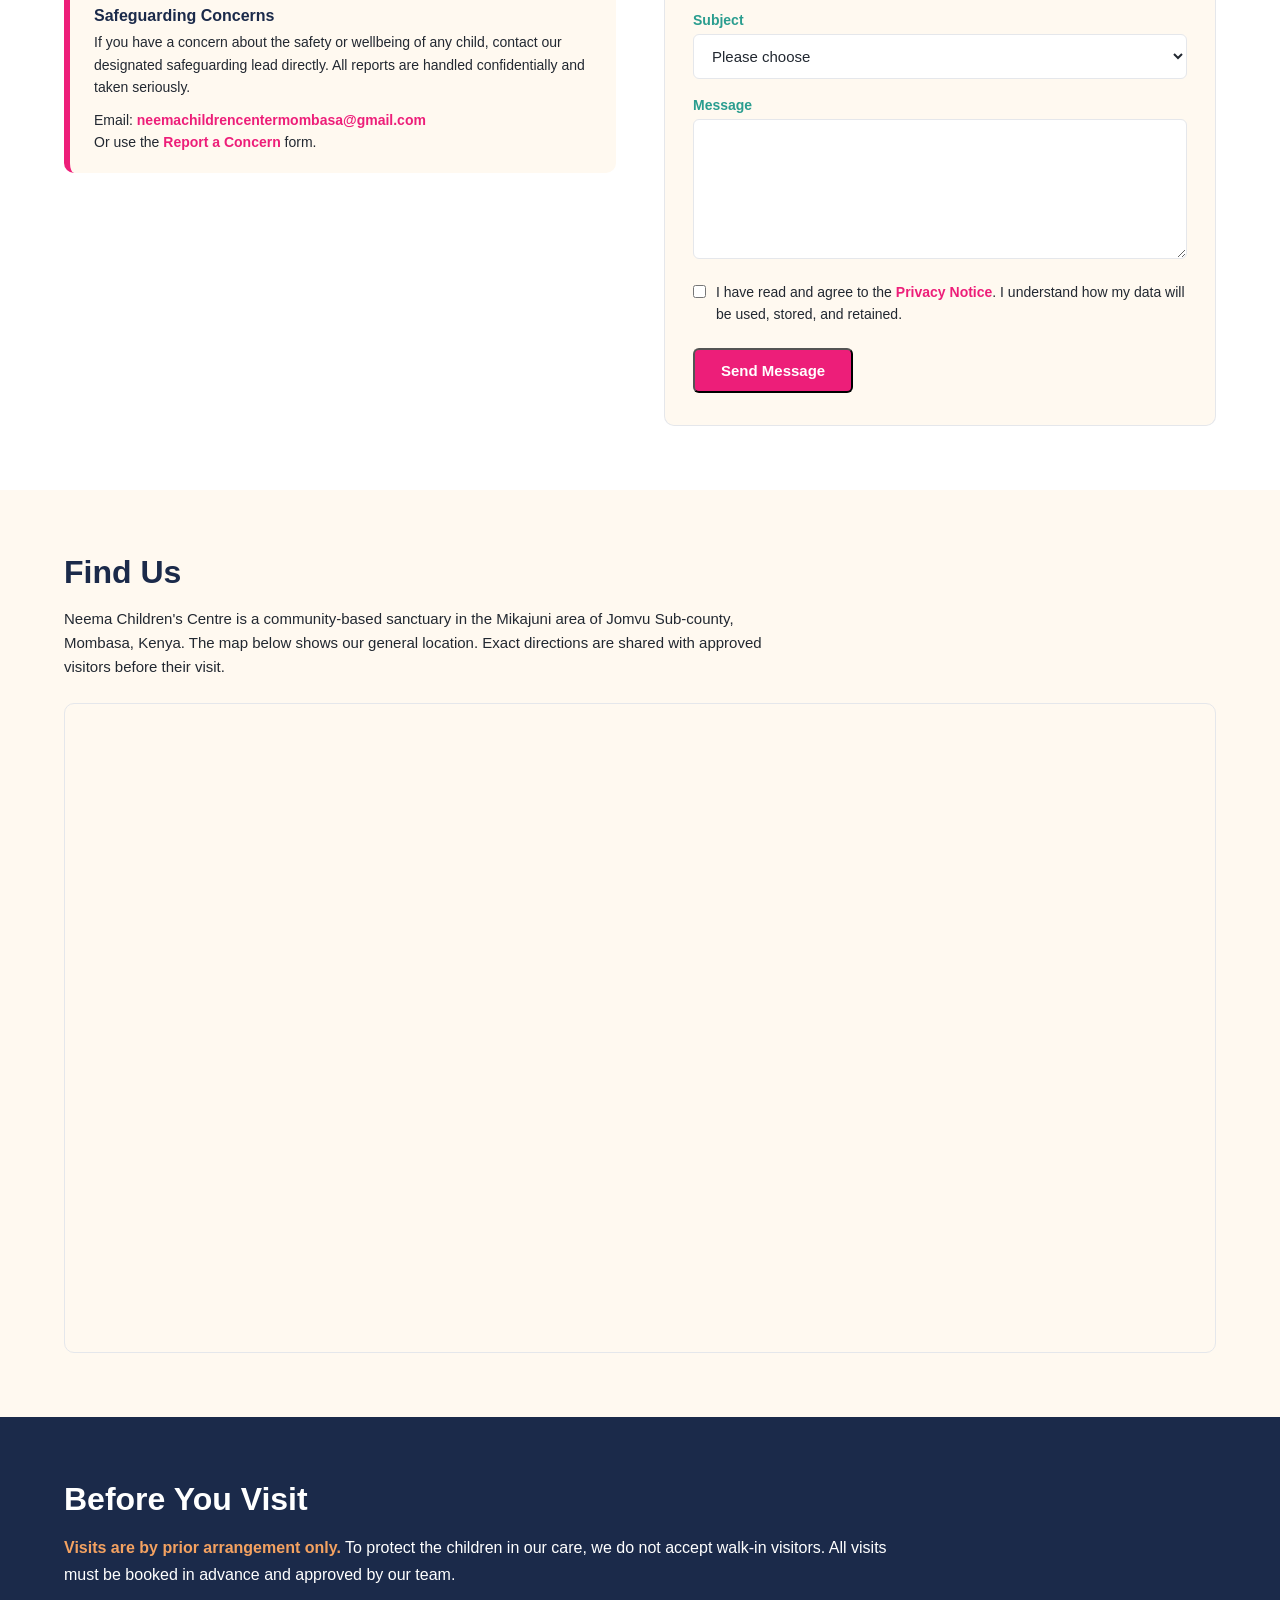
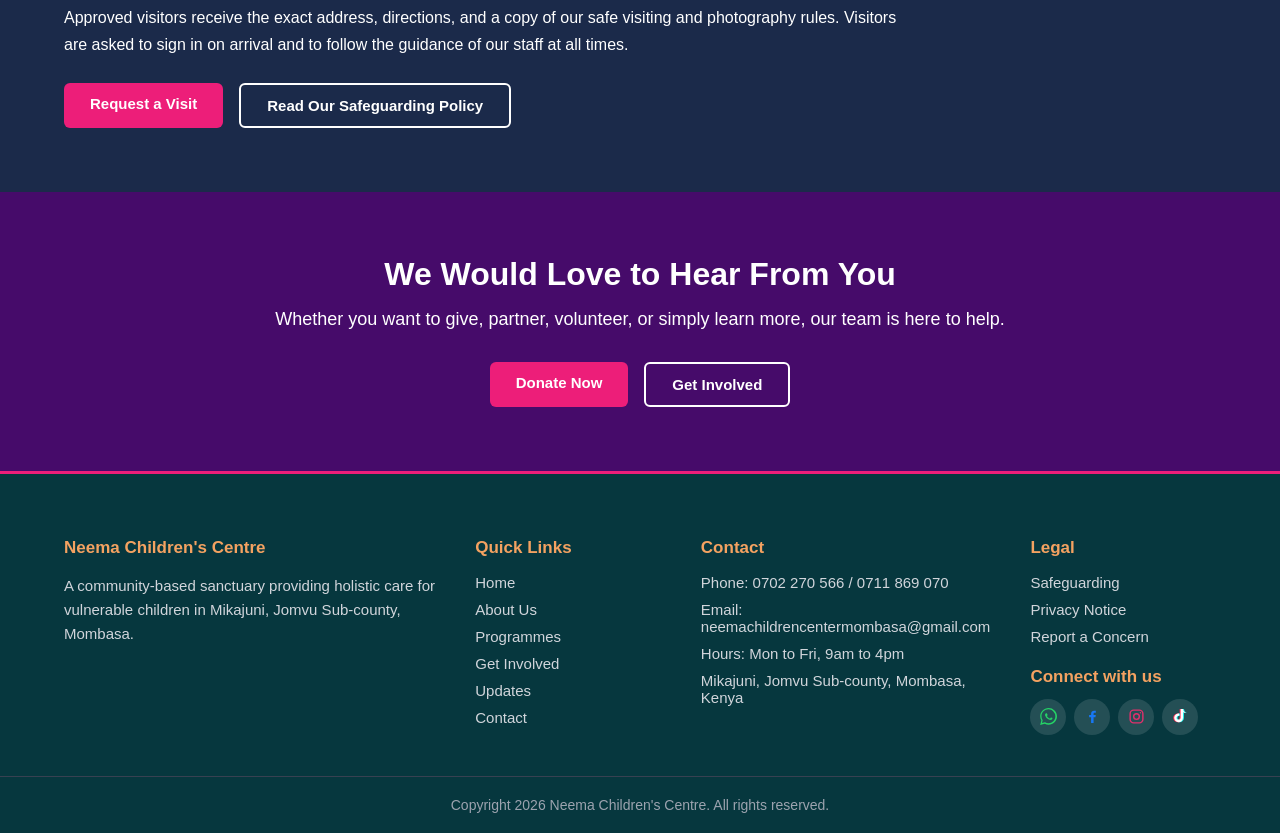
<file: contact.html>
<!DOCTYPE html>
<html lang="en">
<head>
  <meta charset="UTF-8">
  <meta name="viewport" content="width=device-width, initial-scale=1.0">
  <title>Contact Us | Neema Children's Centre</title>
  <link rel="stylesheet" href="style.css">
</head>
<body>

  <header class="site-header">
    <div class="header-inner">
      <a href="index.html" class="brand">
        <img src="images/logo.png" alt="Neema Children's Centre logo" class="brand-logo">
        <span class="brand-name">Neema Children's Centre</span>
      </a>
      <nav class="main-nav" aria-label="Main navigation">
        <ul>
          <li><a href="index.html">Home</a></li>
          <li><a href="about.html">About Us</a></li>
          <li><a href="programmes.html">Programmes</a></li>
          <li><a href="gallery.html">Gallery</a></li>
          <li><a href="get_involved.html">Get Involved</a></li>
          <li><a href="updates.html">Updates</a></li>
          <li><a href="contact.html" class="active">Contact</a></li>
                  <li class="mobile-nav-donate"><a href="donate.html">Donate</a></li>
        </ul>
      </nav>
      <a href="donate.html" class="donate-btn">Donate</a>
      <button class="menu-toggle" aria-label="Open menu" aria-expanded="false">
        <span></span><span></span><span></span>
      </button>
    </div>
  </header>

  <main>

    <!-- PAGE BANNER -->
    <section class="page-banner">
      <div class="section-inner">
        <h1>Contact Us</h1>
        <p>Neema Children's Centre is a community-based sanctuary in Mikajuni, Jomvu Sub-county, Mombasa. We welcome enquiries from donors, partners, volunteers, and the community.</p>
      </div>
    </section>

    <!-- INTRO -->
    <section class="contact-intro">
      <div class="section-inner">
        <h2>How to Reach Us</h2>
        <p>Our office is open Monday to Friday. For the fastest response, use the contact form or email us directly. For safeguarding concerns, contact our designated safeguarding lead using the details below.</p>
      </div>
    </section>

    <!-- CONTACT CARDS -->
    <section class="contact-cards">
      <div class="section-inner">
        <div class="contact-card-grid">

          <div class="contact-card">
            <h3>Call Us</h3>
            <p>Speak to our office during opening hours for general enquiries, donations, or partnership conversations.</p>
            <a href="tel:0702270566">0702 270 566</a> <a href="tel:0711869070">0711 869 070</a>
          </div>

          <div class="contact-card">
            <h3>Email Us</h3>
            <p>Write to us with questions, proposals, or volunteering enquiries. We respond within two working days.</p>
            <a href="mailto:neemachildrencentermombasa@gmail.com" class="contact-action">neemachildrencentermombasa@gmail.com</a>
          </div>

          <div class="contact-card">
            <h3>Visit Us</h3>
            <p>We are located in Mikajuni, Jomvu Sub-county, Mombasa. Visits are by prior arrangement only for child safety.</p>
            <a href="#find-us" class="contact-action">See map below</a>
          </div>

        </div>
      </div>
    </section>

    <!-- SOCIAL MEDIA -->
    <section class="contact-social">
      <div class="section-inner">
        <div class="contact-social-heading">
          <h2>Follow Our Work</h2>
          <p>Find updates from our programmes, community activities, and the children and families we support.</p>
        </div>
        <ul class="social-platform-list" aria-label="Neema social media platforms">
          <li>
            <a class="social-platform social-platform-whatsapp" href="https://wa.me/254702270566" target="_blank" rel="noopener noreferrer" aria-label="Chat with us on WhatsApp">
              <span class="social-icon social-whatsapp" aria-hidden="true">
                <svg viewBox="0 0 24 24" role="img"><path d="M20.5 3.5A11.8 11.8 0 0 0 12.1 0C5.6 0 .3 5.3.3 11.8c0 2.1.6 4.1 1.6 5.9L.2 24l6.5-1.7a11.8 11.8 0 0 0 5.4 1.3h.1c6.5 0 11.8-5.3 11.8-11.8 0-3.1-1.2-6.1-3.5-8.3ZM12.2 21.6h-.1a9.8 9.8 0 0 1-5-1.4l-.4-.2-3.9 1 1-3.8-.2-.4a9.8 9.8 0 0 1-1.5-5.1c0-5.4 4.4-9.8 9.8-9.8 2.6 0 5.1 1 6.9 2.9a9.7 9.7 0 0 1 2.9 6.9c0 5.4-4.4 9.8-9.7 9.8Zm5.4-7.3c-.3-.1-1.6-.8-1.9-.9-.2-.1-.4-.1-.6.2-.2.3-.7.9-.9 1.1-.2.2-.3.2-.6.1-.3-.1-1.1-.4-2.2-1.3-.8-.7-1.3-1.6-1.5-1.8-.2-.3 0-.4.1-.6l.4-.5c.1-.2.2-.3.3-.5.1-.2 0-.4 0-.5-.1-.1-.6-1.4-.9-1.9-.2-.5-.5-.4-.6-.4h-.5c-.2 0-.5.1-.7.3-.2.3-.9.9-.9 2.1s.9 2.4 1 2.6c.1.2 1.8 2.8 4.4 3.9.6.3 1.1.4 1.5.5.6.2 1.2.2 1.6.1.5-.1 1.6-.7 1.8-1.3.2-.6.2-1.1.2-1.3-.1-.1-.3-.2-.6-.3Z"/></svg>
              </span><span>WhatsApp</span></a>
          </li>
          <li>
            <div class="social-platform social-platform-instagram">
              <span class="social-icon social-instagram" aria-hidden="true">
                <svg viewBox="0 0 24 24" role="img"><rect x="3" y="3" width="18" height="18" rx="5"/><circle cx="12" cy="12" r="4"/><circle class="social-instagram-dot" cx="17.5" cy="6.8" r="1"/></svg>
              </span>
              <span>Instagram</span>
            </div>
          </li>
          <li>
            <div class="social-platform social-platform-facebook">
              <span class="social-icon social-facebook" aria-hidden="true">
                <svg viewBox="0 0 24 24" role="img"><path d="M13.5 21v-8h2.7l.4-3.1h-3.1v-2c0-.9.3-1.5 1.6-1.5h1.7V3.6c-.3 0-1.3-.1-2.5-.1-2.5 0-4.2 1.5-4.2 4.3v2.1H7.3V13h2.8v8h3.4Z"/></svg>
              </span>
              <span>Facebook</span>
            </div>
          </li>
          <li>
            <div class="social-platform social-platform-tiktok">
              <span class="social-icon social-tiktok" aria-hidden="true">
                <svg viewBox="0 0 24 24" role="img"><path d="M19.6 7.2a6.5 6.5 0 0 1-4.1-1.5v8.1a6.2 6.2 0 1 1-5.4-6.1v3.3a2.9 2.9 0 1 0 2.1 2.8V1.5h3.3c.2 2.6 1.8 4.7 4.1 5.5v.2Z"/></svg>
              </span>
              <span>TikTok</span>
            </div>
          </li>
        </ul>
        <p class="social-links-note">Official profile links will be added here once confirmed.</p>
        
      </div>
    </section>

    <!-- CONTACT MAIN -->
    <section class="contact-main">
      <div class="section-inner">
        <div class="contact-grid">

          <!-- LEFT: OFFICIAL DETAILS -->
          <div class="contact-block">
            <h3>Official Contact Details</h3>
            <p>These are our official channels. For safeguarding matters, please use the dedicated contact below.</p>

            <ul class="contact-details">
              <li>
                <span class="contact-label">Phone</span>
                <span class="contact-value"><a href="tel:0702270566">0702 270 566</a> / <a href="tel:0711869070">0711 869 070</a></span>
              </li>
              <li>
                <span class="contact-label">Email</span>
                <span class="contact-value"><a href="mailto:neemachildrencentermombasa@gmail.com">neemachildrencentermombasa@gmail.com</a></span>
              </li>
              <li>
                <span class="contact-label">Enquiry Hours</span>
                <span class="contact-value">Monday to Friday, 9:00am to 4:00pm</span>
              </li>
              <li>
                <span class="contact-label">Location</span>
                <span class="contact-value">Mikajuni, Jomvu Sub-county, Mombasa, Kenya</span>
              </li>
              <li>
                <span class="contact-label">Postal Address</span>
                <span class="contact-value">[insert P.O. Box if applicable]</span>
              </li>
            </ul>

            <div class="contact-safeguarding">
              <h4>Safeguarding Concerns</h4>
              <p>If you have a concern about the safety or wellbeing of any child, contact our designated safeguarding lead directly. All reports are handled confidentially and taken seriously.</p>
              <p>
                Email: <a href="mailto:neemachildrencentermombasa@gmail.com">neemachildrencentermombasa@gmail.com</a><br>
                Or use the <a href="report.html">Report a Concern</a> form.
              </p>
            </div>
          </div>

          <!-- RIGHT: CONTACT FORM -->
          <div class="contact-form">
            <h3>Send Us a Message</h3>
            <p>Complete the form below and our team will respond within two working days.</p>

            <form action="form-submit.php" method="post" id="contact-form">
              <input type="hidden" name="form_type" value="contact">
              <div class="form-honeypot" aria-hidden="true"><label for="contact-website">Leave this field blank<input type="text" id="contact-website" name="website" tabindex="-1" autocomplete="off"></label></div>
              <div class="submission-status" id="contact-form-status" role="status" aria-live="polite" hidden></div>

              <div class="form-row">
                <label for="name">Full Name</label>
                <input type="text" id="name" name="name" required>
              </div>

              <div class="form-row">
                <label for="email">Email Address</label>
                <input type="email" id="email" name="email" required>
              </div>

              <div class="form-row">
                <label for="phone">Phone Number (optional)</label>
                <input type="tel" id="phone" name="phone">
              </div>

              <div class="form-row">
                <label for="subject">Subject</label>
                <select id="subject" name="subject" required>
                  <option value="">Please choose</option>
                  <option value="general">General Enquiry</option>
                  <option value="donation">Donation Enquiry</option>
                  <option value="partnership">Partnership</option>
                  <option value="volunteer">Volunteering</option>
                  <option value="in-kind">In-Kind Donation</option>
                  <option value="legacy">Legacy or Planned Giving</option>
                  <option value="fundraise">Fundraising</option>
                  <option value="visit">Visit Request</option>
                  <option value="media">Media or Press</option>
                  <option value="education">Education Programme</option>
                  <option value="health">Health Programme</option>
                  <option value="counselling">Counselling Programme</option>
                  <option value="mentorship">Mentorship Programme</option>
                  <option value="skills">Skills Development Programme</option>
                  <option value="family">Family Strengthening Programme</option>
                  <option value="reintegration">Reintegration and Aftercare Programme</option>
                  <option value="safeguarding">Safeguarding Concern</option>
                  <option value="other">Other</option>
                </select>
              </div>

              <div class="form-row">
                <label for="message">Message</label>
                <textarea id="message" name="message" required></textarea>
              </div>

              <div class="form-consent">
                <input type="checkbox" id="consent" name="consent" required>
                <label for="consent">
                  I have read and agree to the <a href="privacy.html">Privacy Notice</a>. I understand how my data will be used, stored, and retained.
                </label>
              </div>

              <button type="submit" class="btn btn-primary">Send Message</button>

            </form>
          </div>

        </div>
      </div>
    </section>

    <!-- MAP -->
    <section class="contact-map" id="find-us">
      <div class="section-inner">
        <h2>Find Us</h2>
        <p>Neema Children's Centre is a community-based sanctuary in the Mikajuni area of Jomvu Sub-county, Mombasa, Kenya. The map below shows our general location. Exact directions are shared with approved visitors before their visit.</p>

        <div class="map-wrapper">
          <iframe
            src="https://www.google.com/maps/embed?pb=!1m18!1m12!1m3!1d254727.4550299425!2d39.429229540463794!3d-3.9964654890764097!2m3!1f0!2f0!3f0!3m2!1i1024!2i768!4f13.1!3m3!1m2!1s0x184073007a8e477b%3A0x96ebe4d915211e2c!2sNEEMA%20CHILDREN%20CENTER!5e0!3m2!1sen!2ske!4v1791786919856!5m2!1sen!2ske"
            allowfullscreen=""
            loading="lazy"
            referrerpolicy="strict-origin-when-cross-origin"
            title="Map showing the location of Neema Children's Home in Mikajuni, Jomvu Sub-county, Mombasa">
          </iframe>
        </div>
      </div>
    </section>

    <!-- VISIT NOTE -->
    <section class="visit-note">
      <div class="section-inner">
        <h2>Before You Visit</h2>
        <p><strong>Visits are by prior arrangement only.</strong> To protect the children in our care, we do not accept walk-in visitors. All visits must be booked in advance and approved by our team.</p>
        <p>Approved visitors receive the exact address, directions, and a copy of our safe visiting and photography rules. Visitors are asked to sign in on arrival and to follow the guidance of our staff at all times.</p>
        <div class="hero-buttons" style="margin-top: 24px;">
          <a href="contact.html?subject=visit#contact-form" class="btn btn-primary">Request a Visit</a>
          <a href="safeguarding.html" class="btn btn-secondary">Read Our Safeguarding Policy</a>
        </div>
      </div>
    </section>

    <!-- CTA BAND -->
    <section class="cta-band">
      <div class="section-inner">
        <h2>We Would Love to Hear From You</h2>
        <p>Whether you want to give, partner, volunteer, or simply learn more, our team is here to help.</p>
        <div class="hero-buttons">
          <a href="donate.html" class="btn btn-primary">Donate Now</a>
          <a href="get_involved.html" class="btn btn-secondary">Get Involved</a>
        </div>
      </div>
    </section>

  </main>

  <footer class="site-footer">
    <div class="footer-inner">
      <div class="footer-column footer-brand">
        <h3>Neema Children's Centre</h3>
        <p>A community-based sanctuary providing holistic care for vulnerable children in Mikajuni, Jomvu Sub-county, Mombasa.</p>
      </div>
      <div class="footer-column">
        <h4>Quick Links</h4>
        <ul>
          <li><a href="index.html">Home</a></li>
          <li><a href="about.html">About Us</a></li>
          <li><a href="programmes.html">Programmes</a></li>
          <li><a href="get_involved.html">Get Involved</a></li>
          <li><a href="updates.html">Updates</a></li>
          <li><a href="contact.html">Contact</a></li>
        </ul>
      </div>
      <div class="footer-column">
        <h4>Contact</h4>
        <ul>
          <li>Phone: <a href="tel:0702270566">0702 270 566</a> / <a href="tel:0711869070">0711 869 070</a></li>
          <li>Email: neemachildrencentermombasa@gmail.com</li>
          <li>Hours: Mon to Fri, 9am to 4pm</li>
          <li>Mikajuni, Jomvu Sub-county, Mombasa, Kenya</li>
        </ul>
      </div>
      <div class="footer-column">
        <h4>Legal</h4>
        <ul>
          <li><a href="safeguarding.html">Safeguarding</a></li>
          <li><a href="privacy.html">Privacy Notice</a></li>
          <li><a href="report.html">Report a Concern</a></li>
        </ul>
          <h4 class="footer-social-title">Connect with us</h4>
          <div class="footer-social" aria-label="Social media">
            <a class="footer-social-icon" href="https://wa.me/254702270566" aria-label="Chat with us on WhatsApp" title="Chat with us on WhatsApp" target="_blank" rel="noopener noreferrer"><svg viewBox="0 0 24 24" aria-hidden="true"><path d="M20.5 3.5A11.8 11.8 0 0 0 12.1 0C5.6 0 .3 5.3.3 11.8c0 2.1.6 4.1 1.6 5.9L.2 24l6.5-1.7a11.8 11.8 0 0 0 5.4 1.3h.1c6.5 0 11.8-5.3 11.8-11.8 0-3.1-1.2-6.1-3.5-8.3ZM12.2 21.6h-.1a9.8 9.8 0 0 1-5-1.4l-.4-.2-3.9 1 1-3.8-.2-.4a9.8 9.8 0 0 1-1.5-5.1c0-5.4 4.4-9.8 9.8-9.8 2.6 0 5.1 1 6.9 2.9a9.7 9.7 0 0 1 2.9 6.9c0 5.4-4.4 9.8-9.7 9.8Zm5.4-7.3c-.3-.1-1.6-.8-1.9-.9-.2-.1-.4-.1-.6.2-.2.3-.7.9-.9 1.1-.2.2-.3.2-.6.1-.3-.1-1.1-.4-2.2-1.3-.8-.7-1.3-1.6-1.5-1.8-.2-.3 0-.4.1-.6l.4-.5c.1-.2.2-.3.3-.5.1-.2 0-.4 0-.5-.1-.1-.6-1.4-.9-1.9-.2-.5-.5-.4-.6-.4h-.5c-.2 0-.5.1-.7.3-.2.3-.9.9-.9 2.1s.9 2.4 1 2.6c.1.2 1.8 2.8 4.4 3.9.6.3 1.1.4 1.5.5.6.2 1.2.2 1.6.1.5-.1 1.6-.7 1.8-1.3.2-.6.2-1.1.2-1.3-.1-.1-.3-.2-.6-.3Z"/></svg></a>
            <span class="footer-social-icon" role="img" aria-label="Facebook" title="Facebook">
              <svg viewBox="0 0 24 24" aria-hidden="true"><path d="M13.5 21v-8h2.7l.4-3h-3.1V8.1c0-.9.3-1.5 1.5-1.5h1.7V3.9c-.3 0-1.3-.1-2.5-.1-2.5 0-4.2 1.5-4.2 4.3V10H7.2v3H10v8h3.5Z"/></svg>
            </span>
            <span class="footer-social-icon" role="img" aria-label="Instagram" title="Instagram">
              <svg viewBox="0 0 24 24" aria-hidden="true"><rect x="3" y="3" width="18" height="18" rx="5"/><circle cx="12" cy="12" r="4"/><circle class="footer-instagram-dot" cx="17.5" cy="6.8" r="1"/></svg>
            </span>
            <span class="footer-social-icon" role="img" aria-label="TikTok" title="TikTok">
              <svg viewBox="0 0 24 24" aria-hidden="true"><path d="M19.6 7.2a6.5 6.5 0 0 1-4.1-1.5v8.1a6.2 6.2 0 1 1-5.4-6.1v3.3a2.9 2.9 0 1 0 2.1 2.8V1.5h3.3c.2 2.6 1.8 4.7 4.1 5.5v.2Z"/></svg>
            </span>
          </div>
      </div>
    </div>
    <div class="footer-bottom">
      <p>Copyright 2026 Neema Children's Centre. All rights reserved.</p>
    </div>
  </footer>

  <script>
        const toggle = document.querySelector('.menu-toggle');
    const nav = document.querySelector('.main-nav');
    const header = document.querySelector('.site-header');

    if (toggle && nav && header) {
      function setMenuOpen(isOpen) {
        nav.classList.toggle('open', isOpen);
        header.classList.toggle('menu-open', isOpen);
        toggle.setAttribute('aria-expanded', String(isOpen));
        toggle.setAttribute('aria-label', isOpen ? 'Close menu' : 'Open menu');
      }

      toggle.addEventListener('click', (event) => {
        event.stopPropagation();
        setMenuOpen(toggle.getAttribute('aria-expanded') !== 'true');
      });

      document.addEventListener('click', (event) => {
        if (!header.contains(event.target)) setMenuOpen(false);
        if (nav.contains(event.target) && event.target.closest('a')) setMenuOpen(false);
      });

      document.addEventListener('keydown', (event) => {
        if (event.key === 'Escape' && toggle.getAttribute('aria-expanded') === 'true') {
          setMenuOpen(false);
          toggle.focus();
        }
      });
    }
  </script>


  <script>
    (function () {
      const form = document.getElementById('contact-form');
      const status = document.getElementById('contact-form-status');
      if (!form || !status) return;

      const params = new URLSearchParams(window.location.search);
      const requestedSubject = params.get('subject');
      const subjectField = form.querySelector('[name="subject"]');
      if (requestedSubject && subjectField && Array.from(subjectField.options).some(function (option) { return option.value === requestedSubject; })) {
        subjectField.value = requestedSubject;
      }
      const programme = params.get('programme');
      const programmeLabels = { education: 'Education', health: 'Health', counselling: 'Counselling', mentorship: 'Mentorship', skills: 'Skills Development', family: 'Family Strengthening', reintegration: 'Reintegration and Aftercare' };
      const messageField = form.querySelector('[name="message"]');
      if (programme && programmeLabels[programme] && messageField && !messageField.value) {
        messageField.value = 'I am enquiring about the ' + programmeLabels[programme] + ' programme. ';
      }

      function showStatus(message, isSuccess) {
        status.hidden = false;
        status.className = 'submission-status ' + (isSuccess ? 'is-success' : 'is-error');
        status.textContent = message;
      }

      if (new URLSearchParams(window.location.search).get('submission') === 'sent') {
        showStatus('Thank you. Your message has been sent to our team.', true);
      }

      form.addEventListener('submit', async function (event) {
        event.preventDefault();
        if (!form.reportValidity()) return;
        const submitButton = form.querySelector('button[type="submit"]');
        submitButton.disabled = true;
        submitButton.textContent = 'Sending...';

        try {
          const response = await fetch(form.action, {
            method: 'POST',
            body: new FormData(form),
            headers: { 'Accept': 'application/json' }
          });
          const result = await response.json();
          if (!response.ok || !result.success) throw new Error(result.message || 'Your message could not be sent. Please try again.');
          form.reset();
          showStatus(result.message, true);
          status.scrollIntoView({ behavior: 'smooth', block: 'center' });
        } catch (error) {
          showStatus(error.message || 'We could not send your message. Please try again or email neemachildrencentermombasa@gmail.com.', false);
        } finally {
          submitButton.disabled = false;
          submitButton.textContent = 'Send Message';
        }
      });
    }());
  </script>
<script>
  (function () {
    const reducedMotion = window.matchMedia('(prefers-reduced-motion: reduce)');

    document.addEventListener('pointerdown', function (event) {
      const button = event.target.closest('button, .btn, .donate-btn, .home-button, .share-btn');
      if (!button || reducedMotion.matches) return;

      const bounds = button.getBoundingClientRect();
      const centerX = event.clientX || bounds.left + bounds.width / 2;
      const centerY = event.clientY || bounds.top + bounds.height / 2;
      const sparkleColors = ['#ED1E79', '#F7BD3D', '#FFFFFF', '#3D7890'];

      for (let index = 0; index < 8; index += 1) {
        const sparkle = document.createElement('span');
        const angle = (Math.PI * 2 * index) / 8;
        const distance = 24 + Math.random() * 22;
        sparkle.className = 'home-button-sparkle';
        sparkle.setAttribute('aria-hidden', 'true');
        sparkle.textContent = index % 2 === 0 ? '✦' : '✧';
        sparkle.style.left = centerX + 'px';
        sparkle.style.top = centerY + 'px';
        sparkle.style.color = sparkleColors[index % sparkleColors.length];
        sparkle.style.setProperty('--sparkle-x', Math.cos(angle) * distance + 'px');
        sparkle.style.setProperty('--sparkle-y', Math.sin(angle) * distance + 'px');
        document.body.appendChild(sparkle);
        window.setTimeout(function () { sparkle.remove(); }, 700);
      }
    }, true);
  }());
</script>
</body>
</html>
</file>
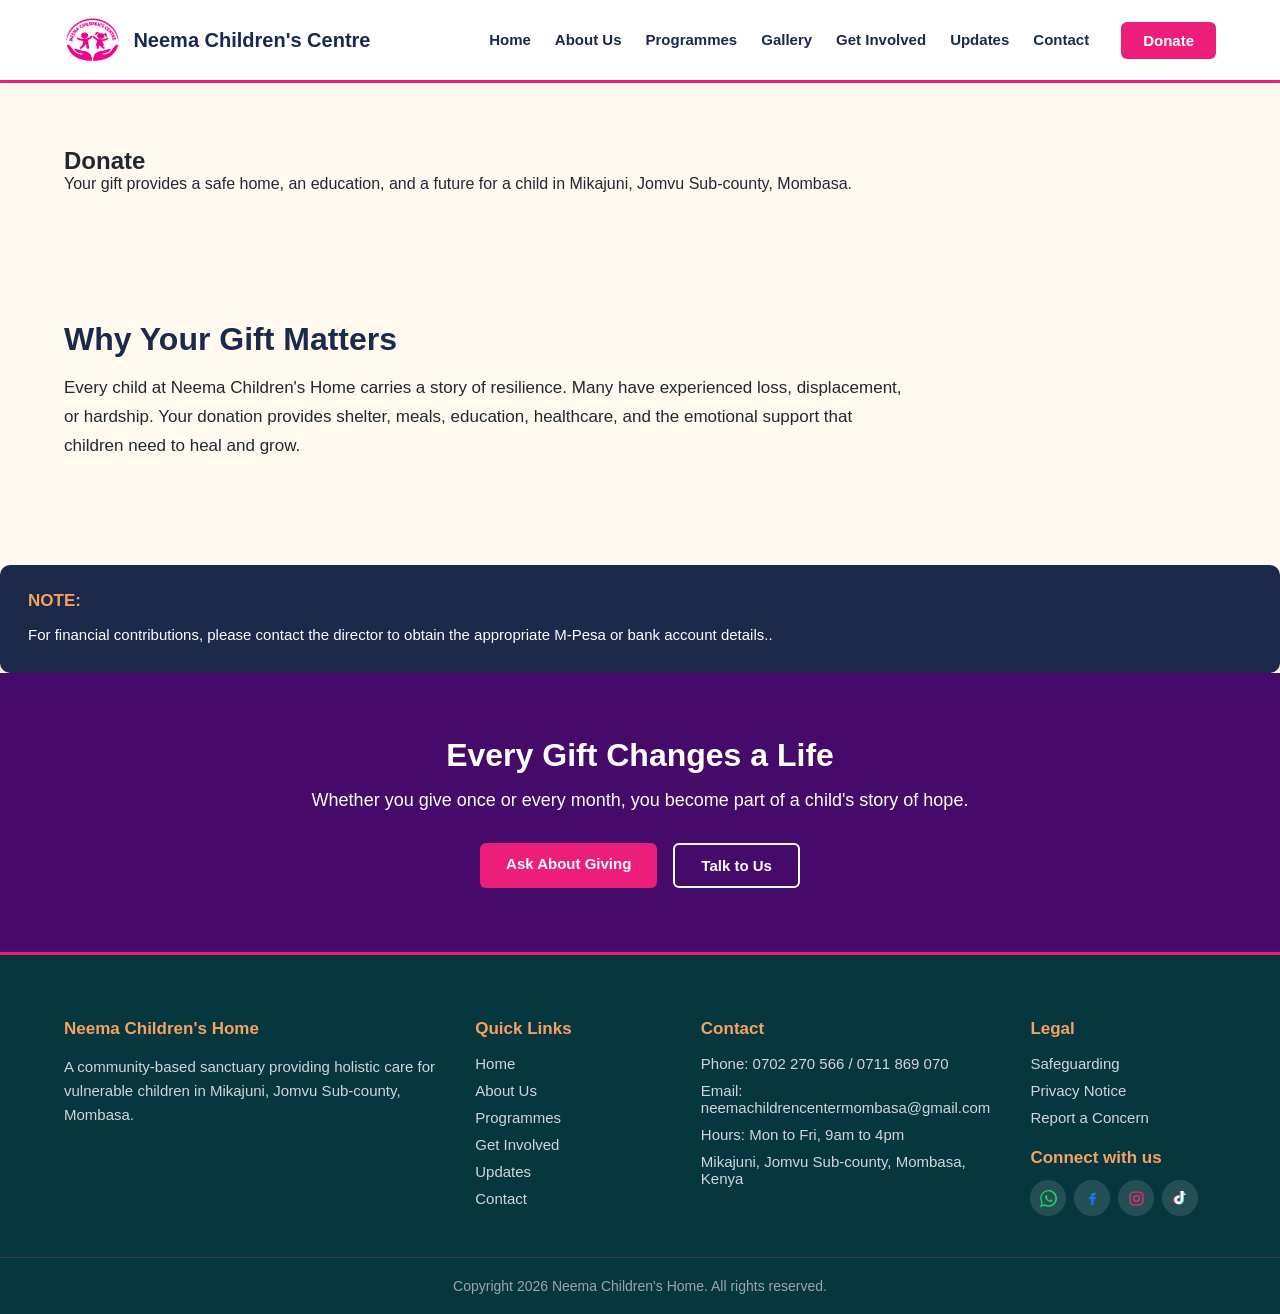
<file: donate.html>
<!DOCTYPE html>
<html lang="en">
<head>
  <meta charset="UTF-8">
  <meta name="viewport" content="width=device-width, initial-scale=1.0">
  <title>Donate | Neema Children's Centre</title>
  <link rel="stylesheet" href="style.css">
</head>
<body>

  <header class="site-header">
    <div class="header-inner">
      <a href="index.html" class="brand">
        <img src="images/logo.png" alt="Neema Children's Centre logo" class="brand-logo">
        <span class="brand-name">Neema Children's Centre</span>
      </a>
      <nav class="main-nav" aria-label="Main navigation">
        <ul>
          <li><a href="index.html">Home</a></li>
          <li><a href="about.html">About Us</a></li>
          <li><a href="programmes.html">Programmes</a></li>
          <li><a href="gallery.html">Gallery</a></li>
          <li><a href="get_involved.html">Get Involved</a></li>
          <li><a href="updates.html">Updates</a></li>
          <li><a href="contact.html">Contact</a></li>
                  <li class="mobile-nav-donate"><a href="donate.html">Donate</a></li>
        </ul>
      </nav>
      <a href="donate.html" class="donate-btn">Donate</a>
      <button class="menu-toggle" aria-label="Open menu" aria-expanded="false">
        <span></span><span></span><span></span>
      </button>
    </div>
  </header>

  <main>

    <!-- PAGE BANNER -->
    <section class="page-banner">
      <div class="section-inner">
        <h1>Donate</h1>
        <p>Your gift provides a safe home, an education, and a future for a child in Mikajuni, Jomvu Sub-county, Mombasa.</p>
      </div>
    </section>

    <!-- INTRO -->
    <section class="donate-intro">
      <div class="section-inner">
        <h2>Why Your Gift Matters</h2>
        <p>Every child at Neema Children's Home carries a story of resilience. Many have experienced loss, displacement, or hardship. Your donation provides shelter, meals, education, healthcare, and the emotional support that children need to heal and grow.</p>
        
      </div>
    </section>

        <!-- REFERENCE BOX -->
        <div class="reference-box">
          <h3>NOTE:</h3>
          <p>For financial contributions, please contact the director to obtain the appropriate M-Pesa or bank account details..</p>
        </div>

      </div>
    </section>



    <!-- CTA BAND -->
    <section class="cta-band">
      <div class="section-inner">
        <h2>Every Gift Changes a Life</h2>
        <p>Whether you give once or every month, you become part of a child's story of hope.</p>
        <div class="hero-buttons">
          <a href="contact.html?subject=donation#contact-form" class="btn btn-primary">Ask About Giving</a>
          <a href="contact.html" class="btn btn-secondary">Talk to Us</a>
        </div>
      </div>
    </section>

  </main>

  <footer class="site-footer">
    <div class="footer-inner">
      <div class="footer-column footer-brand">
        <h3>Neema Children's Home</h3>
        <p>A community-based sanctuary providing holistic care for vulnerable children in Mikajuni, Jomvu Sub-county, Mombasa.</p>
      </div>
      <div class="footer-column">
        <h4>Quick Links</h4>
        <ul>
          <li><a href="index.html">Home</a></li>
          <li><a href="about.html">About Us</a></li>
          <li><a href="programmes.html">Programmes</a></li>
          <li><a href="get_involved.html">Get Involved</a></li>
          <li><a href="updates.html">Updates</a></li>
          <li><a href="contact.html">Contact</a></li>
        </ul>
      </div>
      <div class="footer-column">
        <h4>Contact</h4>
        <ul>
          <li>Phone: <a href="tel:0702270566">0702 270 566</a> / <a href="tel:0711869070">0711 869 070</a></li>
          <li>Email: <a href="mailto:neemachildrencentermombasa@gmail.com">neemachildrencentermombasa@gmail.com</a></li>
          <li>Hours: Mon to Fri, 9am to 4pm</li>
          <li>Mikajuni, Jomvu Sub-county, Mombasa, Kenya</li>
        </ul>
      </div>
      <div class="footer-column">
        <h4>Legal</h4>
        <ul>
          <li><a href="safeguarding.html">Safeguarding</a></li>
          <li><a href="privacy.html">Privacy Notice</a></li>
          <li><a href="report.html">Report a Concern</a></li>
        </ul>
          <h4 class="footer-social-title">Connect with us</h4>
          <div class="footer-social" aria-label="Social media">
            <a class="footer-social-icon" href="https://wa.me/254702270566" aria-label="Chat with us on WhatsApp" title="Chat with us on WhatsApp" target="_blank" rel="noopener noreferrer"><svg viewBox="0 0 24 24" aria-hidden="true"><path d="M20.5 3.5A11.8 11.8 0 0 0 12.1 0C5.6 0 .3 5.3.3 11.8c0 2.1.6 4.1 1.6 5.9L.2 24l6.5-1.7a11.8 11.8 0 0 0 5.4 1.3h.1c6.5 0 11.8-5.3 11.8-11.8 0-3.1-1.2-6.1-3.5-8.3ZM12.2 21.6h-.1a9.8 9.8 0 0 1-5-1.4l-.4-.2-3.9 1 1-3.8-.2-.4a9.8 9.8 0 0 1-1.5-5.1c0-5.4 4.4-9.8 9.8-9.8 2.6 0 5.1 1 6.9 2.9a9.7 9.7 0 0 1 2.9 6.9c0 5.4-4.4 9.8-9.7 9.8Zm5.4-7.3c-.3-.1-1.6-.8-1.9-.9-.2-.1-.4-.1-.6.2-.2.3-.7.9-.9 1.1-.2.2-.3.2-.6.1-.3-.1-1.1-.4-2.2-1.3-.8-.7-1.3-1.6-1.5-1.8-.2-.3 0-.4.1-.6l.4-.5c.1-.2.2-.3.3-.5.1-.2 0-.4 0-.5-.1-.1-.6-1.4-.9-1.9-.2-.5-.5-.4-.6-.4h-.5c-.2 0-.5.1-.7.3-.2.3-.9.9-.9 2.1s.9 2.4 1 2.6c.1.2 1.8 2.8 4.4 3.9.6.3 1.1.4 1.5.5.6.2 1.2.2 1.6.1.5-.1 1.6-.7 1.8-1.3.2-.6.2-1.1.2-1.3-.1-.1-.3-.2-.6-.3Z"/></svg></a>
            <span class="footer-social-icon" role="img" aria-label="Facebook" title="Facebook">
              <svg viewBox="0 0 24 24" aria-hidden="true"><path d="M13.5 21v-8h2.7l.4-3h-3.1V8.1c0-.9.3-1.5 1.5-1.5h1.7V3.9c-.3 0-1.3-.1-2.5-.1-2.5 0-4.2 1.5-4.2 4.3V10H7.2v3H10v8h3.5Z"/></svg>
            </span>
            <span class="footer-social-icon" role="img" aria-label="Instagram" title="Instagram">
              <svg viewBox="0 0 24 24" aria-hidden="true"><rect x="3" y="3" width="18" height="18" rx="5"/><circle cx="12" cy="12" r="4"/><circle class="footer-instagram-dot" cx="17.5" cy="6.8" r="1"/></svg>
            </span>
            <span class="footer-social-icon" role="img" aria-label="TikTok" title="TikTok">
              <svg viewBox="0 0 24 24" aria-hidden="true"><path d="M19.6 7.2a6.5 6.5 0 0 1-4.1-1.5v8.1a6.2 6.2 0 1 1-5.4-6.1v3.3a2.9 2.9 0 1 0 2.1 2.8V1.5h3.3c.2 2.6 1.8 4.7 4.1 5.5v.2Z"/></svg>
            </span>
          </div>
      </div>
    </div>
    <div class="footer-bottom">
      <p>Copyright 2026 Neema Children's Home. All rights reserved.</p>
    </div>
  </footer>

  <script>
        const toggle = document.querySelector('.menu-toggle');
    const nav = document.querySelector('.main-nav');
    const header = document.querySelector('.site-header');

    if (toggle && nav && header) {
      function setMenuOpen(isOpen) {
        nav.classList.toggle('open', isOpen);
        header.classList.toggle('menu-open', isOpen);
        toggle.setAttribute('aria-expanded', String(isOpen));
        toggle.setAttribute('aria-label', isOpen ? 'Close menu' : 'Open menu');
      }

      toggle.addEventListener('click', (event) => {
        event.stopPropagation();
        setMenuOpen(toggle.getAttribute('aria-expanded') !== 'true');
      });

      document.addEventListener('click', (event) => {
        if (!header.contains(event.target)) setMenuOpen(false);
        if (nav.contains(event.target) && event.target.closest('a')) setMenuOpen(false);
      });

      document.addEventListener('keydown', (event) => {
        if (event.key === 'Escape' && toggle.getAttribute('aria-expanded') === 'true') {
          setMenuOpen(false);
          toggle.focus();
        }
      });
    }
  </script>

<script>
  (function () {
    const reducedMotion = window.matchMedia('(prefers-reduced-motion: reduce)');

    document.addEventListener('pointerdown', function (event) {
      const button = event.target.closest('button, .btn, .donate-btn, .home-button, .share-btn');
      if (!button || reducedMotion.matches) return;

      const bounds = button.getBoundingClientRect();
      const centerX = event.clientX || bounds.left + bounds.width / 2;
      const centerY = event.clientY || bounds.top + bounds.height / 2;
      const sparkleColors = ['#ED1E79', '#F7BD3D', '#FFFFFF', '#3D7890'];

      for (let index = 0; index < 8; index += 1) {
        const sparkle = document.createElement('span');
        const angle = (Math.PI * 2 * index) / 8;
        const distance = 24 + Math.random() * 22;
        sparkle.className = 'home-button-sparkle';
        sparkle.setAttribute('aria-hidden', 'true');
        sparkle.textContent = index % 2 === 0 ? '✦' : '✧';
        sparkle.style.left = centerX + 'px';
        sparkle.style.top = centerY + 'px';
        sparkle.style.color = sparkleColors[index % sparkleColors.length];
        sparkle.style.setProperty('--sparkle-x', Math.cos(angle) * distance + 'px');
        sparkle.style.setProperty('--sparkle-y', Math.sin(angle) * distance + 'px');
        document.body.appendChild(sparkle);
        window.setTimeout(function () { sparkle.remove(); }, 700);
      }
    }, true);
  }());
</script>
</body>
</html>
</file>
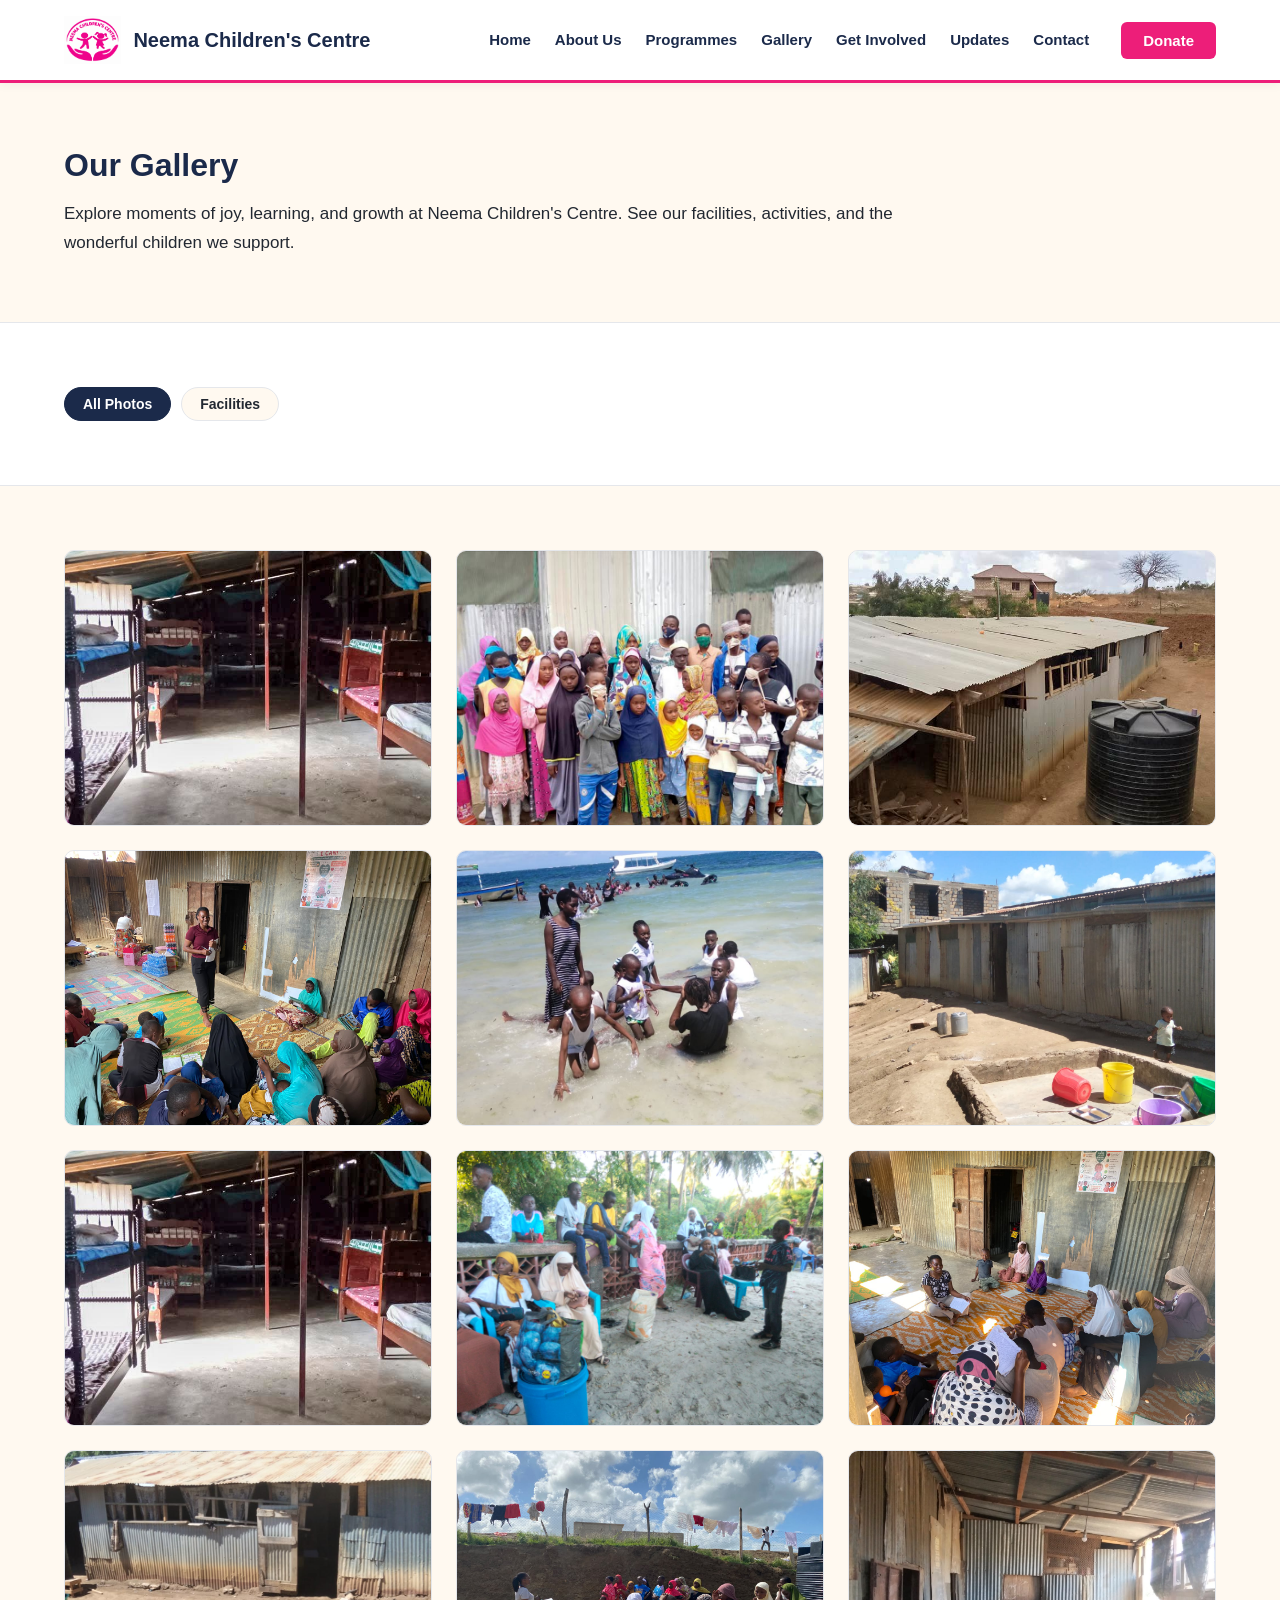
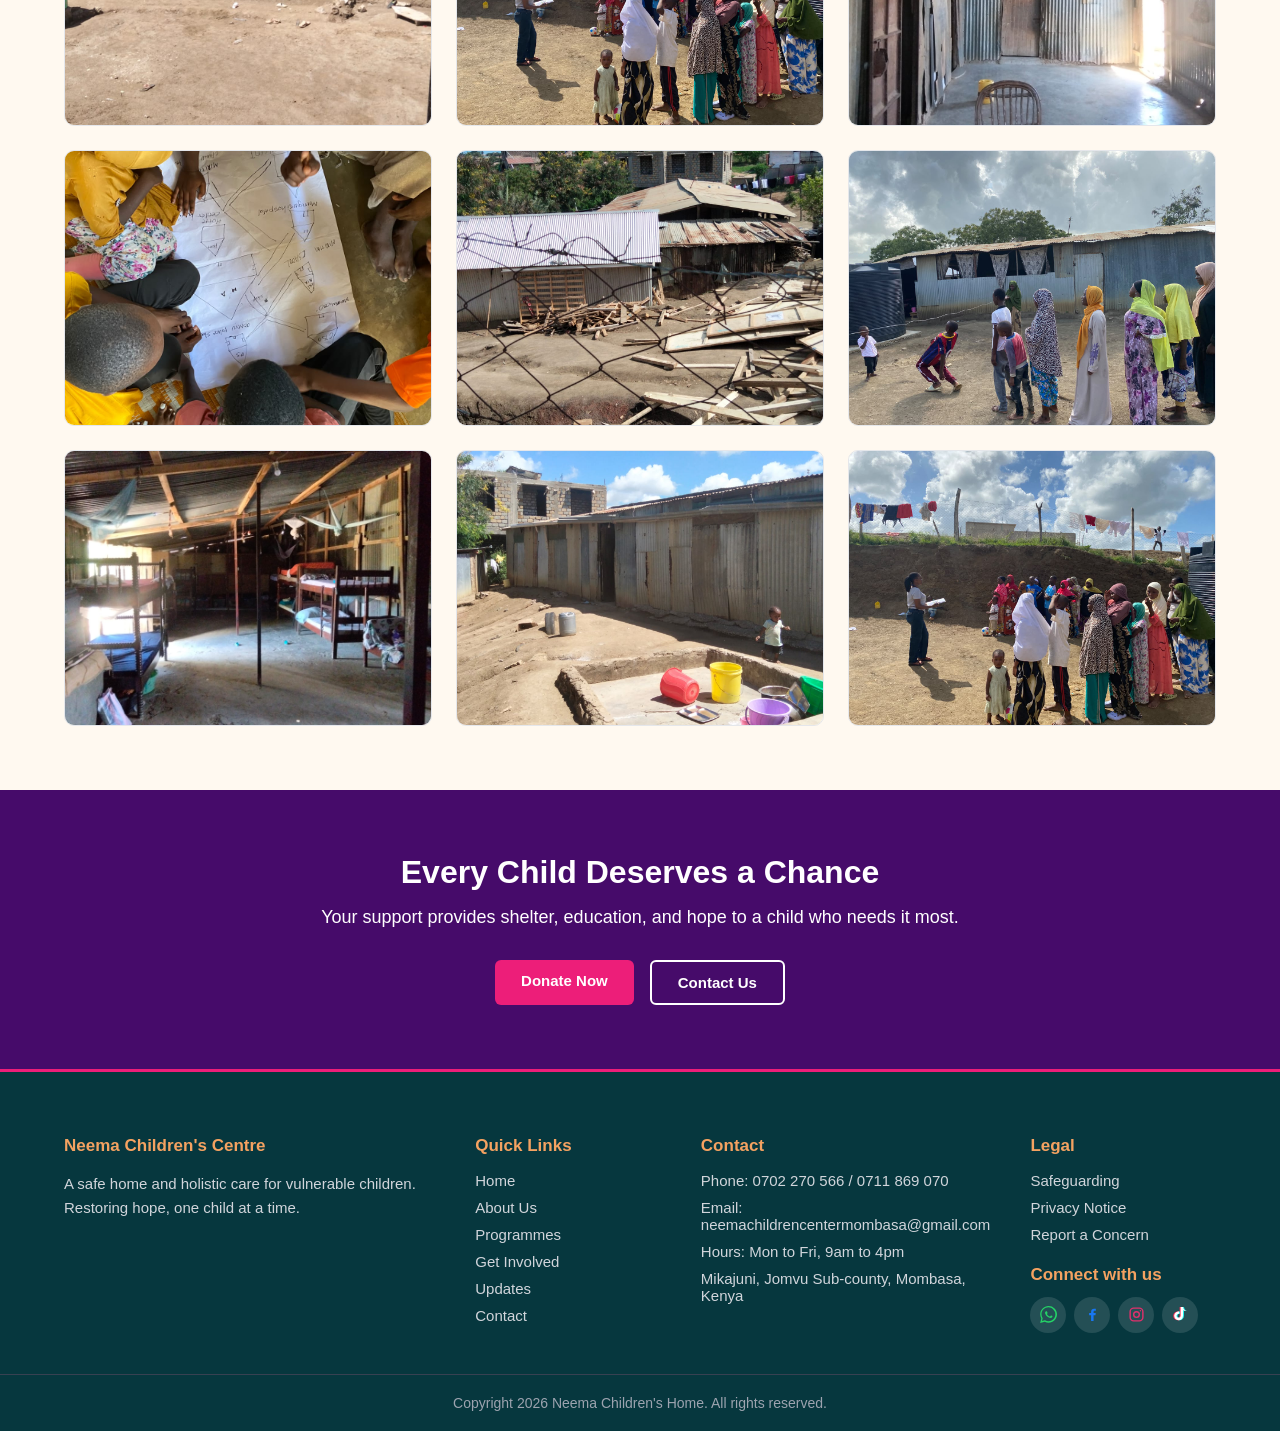
<file: gallery.html>
<!DOCTYPE html>
<html lang="en">
<head>
  <meta charset="UTF-8">
  <meta name="viewport" content="width=device-width, initial-scale=1.0">
  <title>Gallery | Neema Children's Centre</title>
  <link rel="stylesheet" href="style.css">
</head>
<body>

  <header class="site-header">
    <div class="header-inner">

      <a href="index.html" class="brand">
        <img src="images/logo.png" alt="Neema Children's Centre logo" class="brand-logo">
        <span class="brand-name">Neema Children's Centre</span>
      </a>

      <nav class="main-nav" aria-label="Main navigation">
        <ul>
          <li><a href="index.html">Home</a></li>
          <li><a href="about.html">About Us</a></li>
          <li><a href="programmes.html">Programmes</a></li>
          <li><a href="gallery.html">Gallery</a></li>
          <li><a href="get_involved.html">Get Involved</a></li>
          <li><a href="updates.html">Updates</a></li>
          <li><a href="contact.html">Contact</a></li>
                  <li class="mobile-nav-donate"><a href="donate.html">Donate</a></li>
        </ul>
      </nav>

      <a href="donate.html" class="donate-btn">Donate</a>

      <button class="menu-toggle" aria-label="Open menu" aria-expanded="false">
        <span></span>
        <span></span>
        <span></span>
      </button>

    </div>
  </header>
  <main>

  <!-- GALLERY INTRO -->
  <section class="gallery-intro">
    <div class="section-inner">
      <h2>Our Gallery</h2>
      <p>Explore moments of joy, learning, and growth at Neema Children's Centre. See our facilities, activities, and the wonderful children we support.</p>
    </div>
  </section>

  <!-- GALLERY FILTERS -->
  <section class="gallery-filters">
    <div class="section-inner">
      <ul class="gallery-filter-list">
        <li><a href="#gallery-feed" class="active" data-gallery-filter="all">All Photos</a></li>
        <li><a href="#gallery-feed" data-gallery-filter="facilities">Facilities</a></li>
      </ul>
    </div>
  </section>

  <!-- GALLERY GRID -->
  <section class="gallery-feed" id="gallery-feed">
    <div class="section-inner">
      <div class="gallery-grid">
        
        <!-- Item 1 -->
        <a href="#img2" class="gallery-item" data-category="facilities">
          <img src="images/bedroom.jpg" alt="living area">
        </a>

        <!-- Item 2 -->
        <a href="#img3" class="gallery-item" data-category="facilities">
          <img src="images/home.jpg" alt="Main living area">
        </a>

        <!-- Item 3 -->
        <a href="#img4" class="gallery-item" data-category="facilities">
          <img src="images/place.jpg" alt="The place">
        </a>

        <!-- Item 4 -->
        <a href="#img4" class="gallery-item" data-category="facilities">
          <img src="images/advice.jpeg" alt="The place">
        </a>

        <!-- Item 5 -->
        <a href="#img5" class="gallery-item" data-category="facilities">
          <img src="images/beach_time.jpeg" alt="The place">
        </a>

        <!-- Item 6 -->
        <a href="#img6" class="gallery-item" data-category="facilities">
          <img src="images/laundry_area.jpeg" alt="The place">
        </a>

        <!-- Item 7 -->
        <a href="#img7" class="gallery-item" data-category="facilities">
          <img src="images/bedroom.jpg" alt="The place">
        </a>

        <!-- Item 8 -->
        <a href="#img8" class="gallery-item" data-category="facilities">
          <img src="images/breeze.jpeg" alt="The place">
        </a>

        <!-- Item 9 -->
        <a href="#img9" class="gallery-item" data-category="facilities">
          <img src="images/councelling.jpeg" alt="The place">
        </a>

        <!-- Item 10 -->
        <a href="#img10" class="gallery-item" data-category="facilities">
          <img src="images/domitory.jpeg" alt="The place">
        </a>

        <!-- Item 11 -->
        <a href="#img11" class="gallery-item" data-category="facilities">
          <img src="images/line_for _games.jpeg" alt="The place">
        </a>

        <!-- Item 12 -->
        <a href="#img12" class="gallery-item" data-category="facilities">
          <img src="images/seating _room.jpeg" alt="The place">
        </a>

        <!-- Item 13 -->
        <a href="#img13" class="gallery-item" data-category="facilities">
          <img src="images/studying.jpeg" alt="The place">
        </a>

        <!-- Item 14 -->
        <a href="#img14" class="gallery-item" data-category="facilities">
          <img src="images/view_home.jpeg" alt="The place">
        </a>

        <!-- Item 15 -->
        <a href="#img15" class="gallery-item" data-category="facilities">
          <img src="images/games_under.jpeg" alt="The place">
        </a>

        <!-- Item 16 -->
        <a href="#img16" class="gallery-item" data-category="facilities">
          <img src="images/girls_area.jpeg" alt="The place">
        </a>

        <!-- Item 17 -->
        <a href="#img17" class="gallery-item" data-category="facilities">
          <img src="images/laundry_area.jpeg" alt="The place">
        </a>

        <!-- Item 18 -->
        <a href="#img18" class="gallery-item" data-category="facilities">
          <img src="images/line_for _games.jpeg" alt="The place">
        </a>

        

      </div>
    </div>
  </section>

  <!-- LIGHTBOX MODALS (Place at the bottom of the gallery section) -->
  
  <div id="img2" class="lightbox">
    <div class="lightbox-content">
      <a href="#gallery-feed" class="lightbox-close">&times;</a>
      <img src="images/bedroom.jpg" alt="Living area">
    </div>
  </div>

  <div id="img3" class="lightbox">
    <div class="lightbox-content">
      <a href="#gallery-feed" class="lightbox-close">&times;</a>
      <img src="images/home.jpg" alt="Surrounding area">
    </div>
  </div>

  <div id="img4" class="lightbox">
    <div class="lightbox-content">
      <a href="#gallery-feed" class="lightbox-close">&times;</a>
      <img src="images/place.jpg" alt="Neema site">
    </div>
  </div>

  <!-- CALL TO ACTION BAND -->
  <section class="cta-band">
    <div class="section-inner">
      <h2>Every Child Deserves a Chance</h2>
      <p>Your support provides shelter, education, and hope to a child who needs it most.</p>
      <div class="hero-buttons">
        <a href="donate.html" class="btn btn-primary">Donate Now</a>
        <a href="contact.html" class="btn btn-secondary">Contact Us</a>
      </div>
    </div>
  </section>

</main>

<!-- FOOTER -->
<footer class="site-footer">
  <div class="footer-inner">

    <div class="footer-column footer-brand">
      <h3>Neema Children's Centre</h3>
      <p>A safe home and holistic care for vulnerable children. Restoring hope, one child at a time.</p>
    </div>

    <div class="footer-column">
      <h4>Quick Links</h4>
      <ul>
        <li><a href="index.html">Home</a></li>
        <li><a href="about.html">About Us</a></li>
        <li><a href="programmes.html">Programmes</a></li>
        <li><a href="get_involved.html">Get Involved</a></li>
        <li><a href="updates.html">Updates</a></li>
        <li><a href="contact.html">Contact</a></li>
      </ul>
    </div>

    <div class="footer-column">
      <h4>Contact</h4>
      <ul>
        <li>Phone: <a href="tel:0702270566">0702 270 566</a> / <a href="tel:0711869070">0711 869 070</a></li>
        <li>Email: <a href="mailto:neemachildrencentermombasa@gmail.com">neemachildrencentermombasa@gmail.com</a></li>
        <li>Hours: Mon to Fri, 9am to 4pm</li>
          <li>Mikajuni, Jomvu Sub-county, Mombasa, Kenya</li>
      </ul>
    </div>

    <div class="footer-column">
      <h4>Legal</h4>
      <ul>
        <li><a href="safeguarding.html">Safeguarding</a></li>
        <li><a href="privacy.html">Privacy Notice</a></li>
        <li><a href="report.html">Report a Concern</a></li>
      </ul>
        <h4 class="footer-social-title">Connect with us</h4>
        <div class="footer-social" aria-label="Social media">
          <a class="footer-social-icon" href="https://wa.me/254702270566" aria-label="Chat with us on WhatsApp" title="Chat with us on WhatsApp" target="_blank" rel="noopener noreferrer"><svg viewBox="0 0 24 24" aria-hidden="true"><path d="M20.5 3.5A11.8 11.8 0 0 0 12.1 0C5.6 0 .3 5.3.3 11.8c0 2.1.6 4.1 1.6 5.9L.2 24l6.5-1.7a11.8 11.8 0 0 0 5.4 1.3h.1c6.5 0 11.8-5.3 11.8-11.8 0-3.1-1.2-6.1-3.5-8.3ZM12.2 21.6h-.1a9.8 9.8 0 0 1-5-1.4l-.4-.2-3.9 1 1-3.8-.2-.4a9.8 9.8 0 0 1-1.5-5.1c0-5.4 4.4-9.8 9.8-9.8 2.6 0 5.1 1 6.9 2.9a9.7 9.7 0 0 1 2.9 6.9c0 5.4-4.4 9.8-9.7 9.8Zm5.4-7.3c-.3-.1-1.6-.8-1.9-.9-.2-.1-.4-.1-.6.2-.2.3-.7.9-.9 1.1-.2.2-.3.2-.6.1-.3-.1-1.1-.4-2.2-1.3-.8-.7-1.3-1.6-1.5-1.8-.2-.3 0-.4.1-.6l.4-.5c.1-.2.2-.3.3-.5.1-.2 0-.4 0-.5-.1-.1-.6-1.4-.9-1.9-.2-.5-.5-.4-.6-.4h-.5c-.2 0-.5.1-.7.3-.2.3-.9.9-.9 2.1s.9 2.4 1 2.6c.1.2 1.8 2.8 4.4 3.9.6.3 1.1.4 1.5.5.6.2 1.2.2 1.6.1.5-.1 1.6-.7 1.8-1.3.2-.6.2-1.1.2-1.3-.1-.1-.3-.2-.6-.3Z"/></svg></a>
          <span class="footer-social-icon" role="img" aria-label="Facebook" title="Facebook">
            <svg viewBox="0 0 24 24" aria-hidden="true"><path d="M13.5 21v-8h2.7l.4-3h-3.1V8.1c0-.9.3-1.5 1.5-1.5h1.7V3.9c-.3 0-1.3-.1-2.5-.1-2.5 0-4.2 1.5-4.2 4.3V10H7.2v3H10v8h3.5Z"/></svg>
          </span>
          <span class="footer-social-icon" role="img" aria-label="Instagram" title="Instagram">
            <svg viewBox="0 0 24 24" aria-hidden="true"><rect x="3" y="3" width="18" height="18" rx="5"/><circle cx="12" cy="12" r="4"/><circle class="footer-instagram-dot" cx="17.5" cy="6.8" r="1"/></svg>
          </span>
          <span class="footer-social-icon" role="img" aria-label="TikTok" title="TikTok">
            <svg viewBox="0 0 24 24" aria-hidden="true"><path d="M19.6 7.2a6.5 6.5 0 0 1-4.1-1.5v8.1a6.2 6.2 0 1 1-5.4-6.1v3.3a2.9 2.9 0 1 0 2.1 2.8V1.5h3.3c.2 2.6 1.8 4.7 4.1 5.5v.2Z"/></svg>
          </span>
        </div>
    </div>

  </div>

  <div class="footer-bottom">
    <p>Copyright 2026 Neema Children's Home. All rights reserved.</p>
  </div>
</footer>

<script>
  (function () {
    const reducedMotion = window.matchMedia('(prefers-reduced-motion: reduce)');

    document.addEventListener('pointerdown', function (event) {
      const button = event.target.closest('button, .btn, .donate-btn, .home-button, .share-btn');
      if (!button || reducedMotion.matches) return;

      const bounds = button.getBoundingClientRect();
      const centerX = event.clientX || bounds.left + bounds.width / 2;
      const centerY = event.clientY || bounds.top + bounds.height / 2;
      const sparkleColors = ['#ED1E79', '#F7BD3D', '#FFFFFF', '#3D7890'];

      for (let index = 0; index < 8; index += 1) {
        const sparkle = document.createElement('span');
        const angle = (Math.PI * 2 * index) / 8;
        const distance = 24 + Math.random() * 22;
        sparkle.className = 'home-button-sparkle';
        sparkle.setAttribute('aria-hidden', 'true');
        sparkle.textContent = index % 2 === 0 ? '✦' : '✧';
        sparkle.style.left = centerX + 'px';
        sparkle.style.top = centerY + 'px';
        sparkle.style.color = sparkleColors[index % sparkleColors.length];
        sparkle.style.setProperty('--sparkle-x', Math.cos(angle) * distance + 'px');
        sparkle.style.setProperty('--sparkle-y', Math.sin(angle) * distance + 'px');
        document.body.appendChild(sparkle);
        window.setTimeout(function () { sparkle.remove(); }, 700);
      }
    }, true);
  }());
</script>
</body>
<script src="style.js"></script>
</html>
</file>
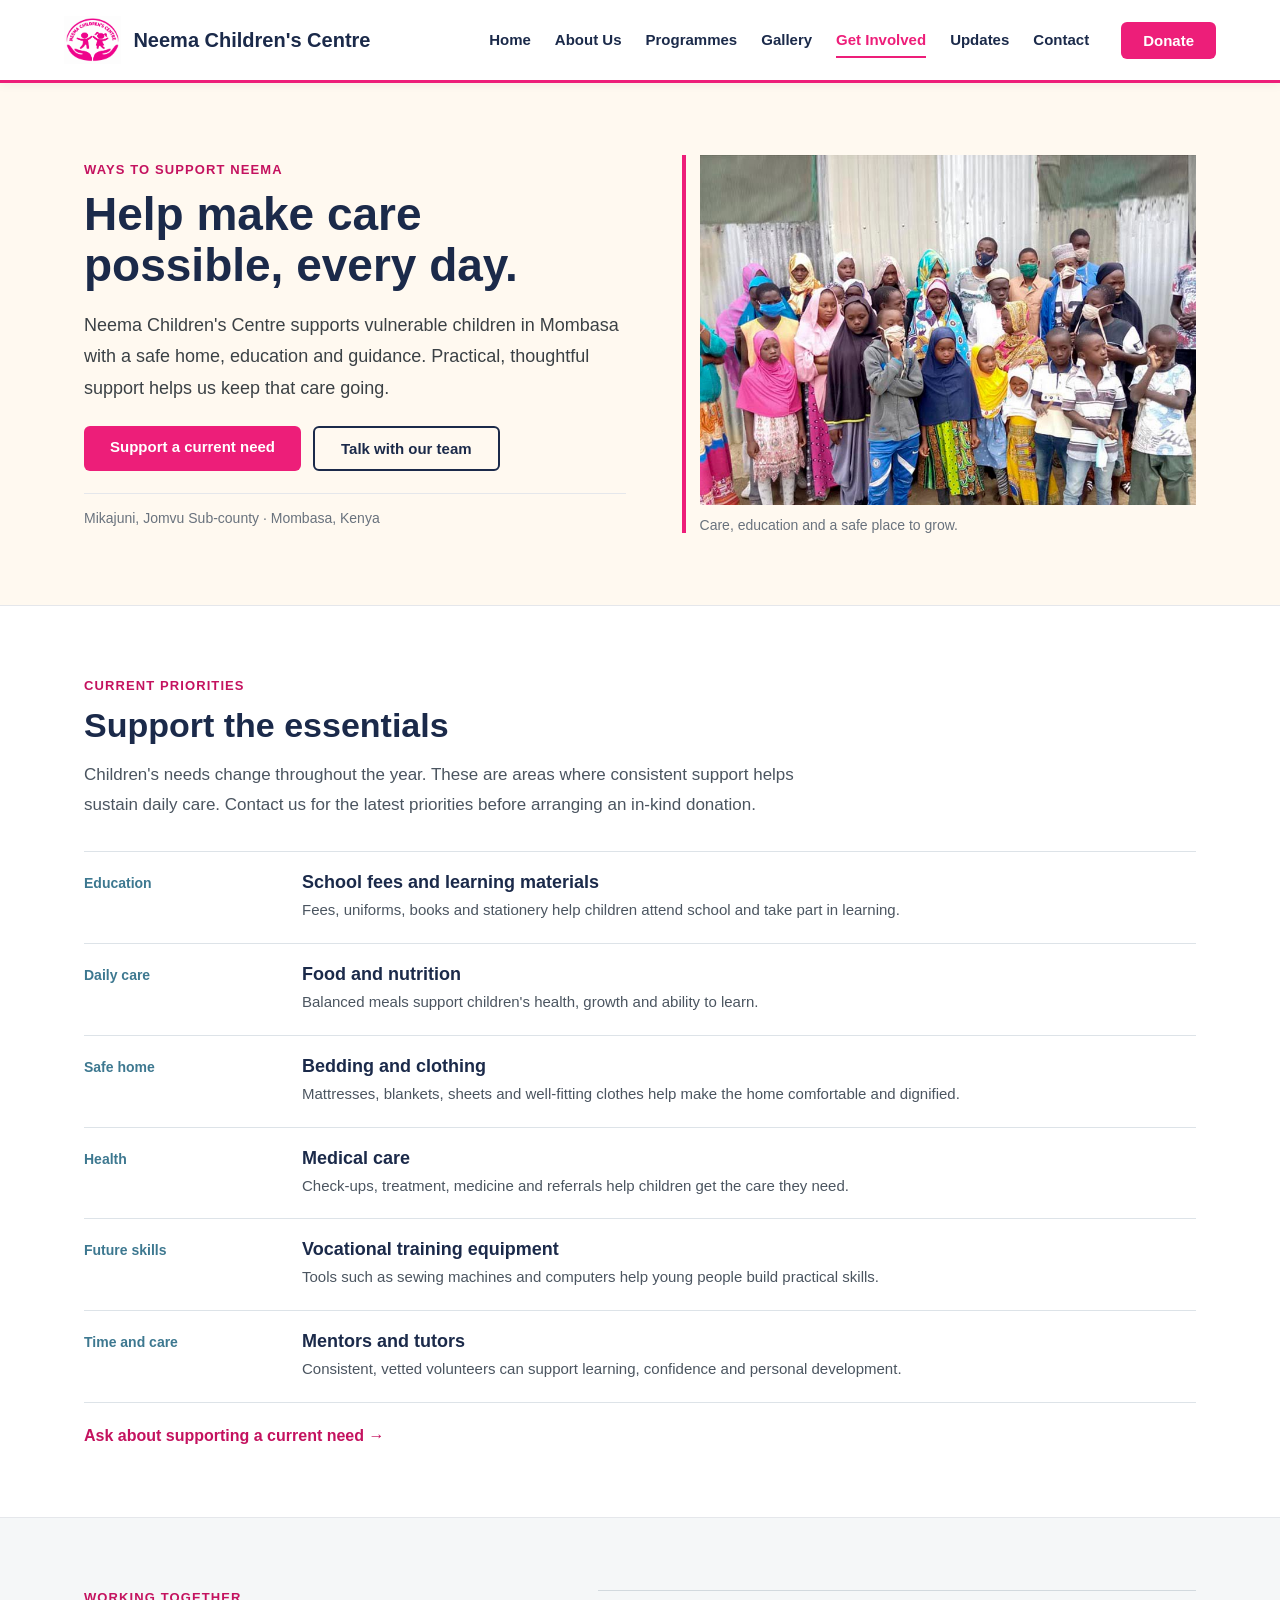
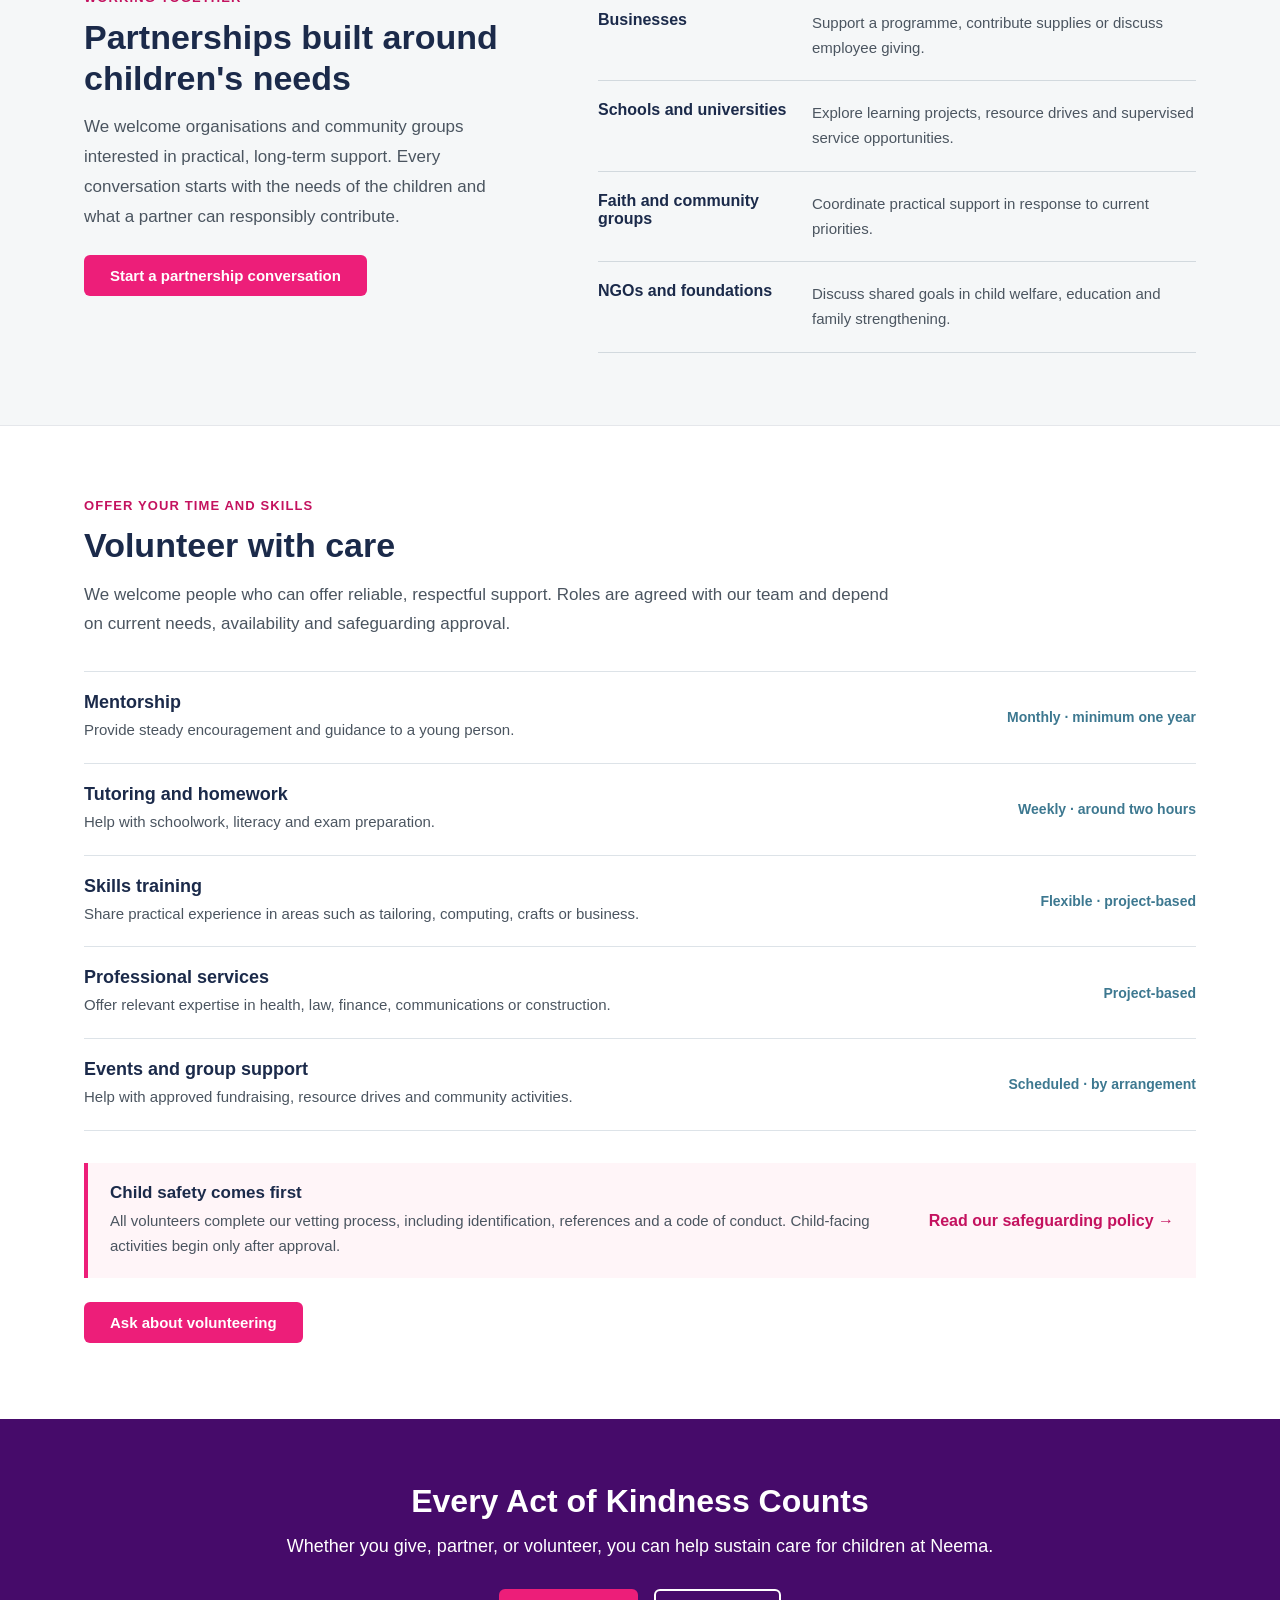
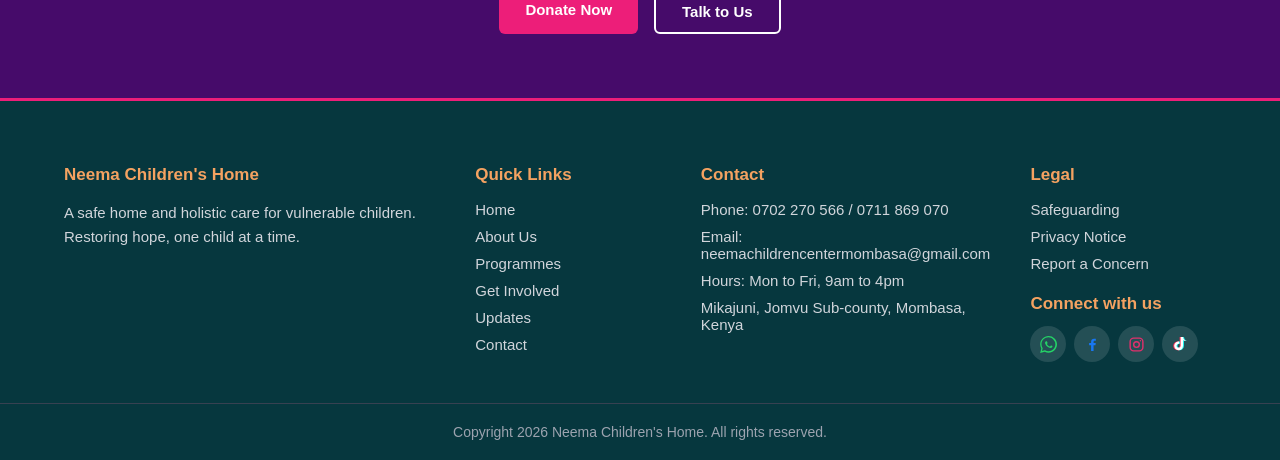
<file: get_involved.html>
<!DOCTYPE html>
<html lang="en">
<head>
  <meta charset="UTF-8">
  <meta name="viewport" content="width=device-width, initial-scale=1.0">
  <title>Get Involved | Neema Children's Centre</title>
  <link rel="stylesheet" href="style.css">
</head>
<body class="get-involved-page">

  <header class="site-header">
    <div class="header-inner">
      <a href="index.html" class="brand">
        <img src="images/logo.png" alt="Neema Children's Centre logo" class="brand-logo">
        <span class="brand-name">Neema Children's Centre</span>
      </a>
      <nav class="main-nav" aria-label="Main navigation">
        <ul>
          <li><a href="index.html">Home</a></li>
          <li><a href="about.html">About Us</a></li>
          <li><a href="programmes.html">Programmes</a></li>
          <li><a href="gallery.html">Gallery</a></li>
          <li><a href="get_involved.html" class="active">Get Involved</a></li>
          <li><a href="updates.html">Updates</a></li>
          <li><a href="contact.html">Contact</a></li>
                  <li class="mobile-nav-donate"><a href="donate.html">Donate</a></li>
        </ul>
      </nav>
      <a href="donate.html" class="donate-btn">Donate</a>
      <button class="menu-toggle" aria-label="Open menu" aria-expanded="false">
        <span></span><span></span><span></span>
      </button>
    </div>
  </header>

  <main>
    <section class="involved-hero" aria-labelledby="involved-title">
      <div class="involved-hero-inner">
        <div class="involved-hero-copy">
          <p class="involved-eyebrow">Ways to support Neema</p>
          <h1 id="involved-title">Help make care possible, every day.</h1>
          <p>Neema Children's Centre supports vulnerable children in Mombasa with a safe home, education and guidance. Practical, thoughtful support helps us keep that care going.</p>
          <div class="involved-actions">
            <a href="donate.html" class="btn btn-primary">Support a current need</a>
            <a href="contact.html" class="btn btn-secondary">Talk with our team</a>
          </div>
          <p class="involved-location">Mikajuni, Jomvu Sub-county · Mombasa, Kenya</p>
        </div>
        <figure class="involved-hero-photo">
          <img src="images/home.jpg" alt="Children and caregivers at Neema Children's Centre">
          <figcaption>Care, education and a safe place to grow.</figcaption>
        </figure>
      </div>
    </section>

    <section class="involved-priorities" aria-labelledby="priorities-title">
      <div class="involved-section-inner">
        <div class="involved-section-heading">
          <p class="involved-eyebrow">Current priorities</p>
          <h2 id="priorities-title">Support the essentials</h2>
          <p>Children's needs change throughout the year. These are areas where consistent support helps sustain daily care. Contact us for the latest priorities before arranging an in-kind donation.</p>
        </div>

        <ul class="involved-need-list">
          <li>
            <span class="involved-need-type">Education</span>
            <div><h3>School fees and learning materials</h3><p>Fees, uniforms, books and stationery help children attend school and take part in learning.</p></div>
          </li>
          <li>
            <span class="involved-need-type">Daily care</span>
            <div><h3>Food and nutrition</h3><p>Balanced meals support children's health, growth and ability to learn.</p></div>
          </li>
          <li>
            <span class="involved-need-type">Safe home</span>
            <div><h3>Bedding and clothing</h3><p>Mattresses, blankets, sheets and well-fitting clothes help make the home comfortable and dignified.</p></div>
          </li>
          <li>
            <span class="involved-need-type">Health</span>
            <div><h3>Medical care</h3><p>Check-ups, treatment, medicine and referrals help children get the care they need.</p></div>
          </li>
          <li>
            <span class="involved-need-type">Future skills</span>
            <div><h3>Vocational training equipment</h3><p>Tools such as sewing machines and computers help young people build practical skills.</p></div>
          </li>
          <li>
            <span class="involved-need-type">Time and care</span>
            <div><h3>Mentors and tutors</h3><p>Consistent, vetted volunteers can support learning, confidence and personal development.</p></div>
          </li>
        </ul>
        <a href="donate.html" class="involved-text-link">Ask about supporting a current need <span aria-hidden="true">&#8594;</span></a>
      </div>
    </section>

    <section class="involved-partnerships" aria-labelledby="partnerships-title">
      <div class="involved-partnership-inner">
        <div class="involved-partnership-copy">
          <p class="involved-eyebrow">Working together</p>
          <h2 id="partnerships-title">Partnerships built around children's needs</h2>
          <p>We welcome organisations and community groups interested in practical, long-term support. Every conversation starts with the needs of the children and what a partner can responsibly contribute.</p>
          <a href="contact.html?subject=partnership#contact-form" class="btn btn-primary">Start a partnership conversation</a>
        </div>
        <div class="involved-partner-list" aria-label="Potential partners">
          <div class="involved-partner-row"><h3>Businesses</h3><p>Support a programme, contribute supplies or discuss employee giving.</p></div>
          <div class="involved-partner-row"><h3>Schools and universities</h3><p>Explore learning projects, resource drives and supervised service opportunities.</p></div>
          <div class="involved-partner-row"><h3>Faith and community groups</h3><p>Coordinate practical support in response to current priorities.</p></div>
          <div class="involved-partner-row"><h3>NGOs and foundations</h3><p>Discuss shared goals in child welfare, education and family strengthening.</p></div>
        </div>
      </div>
    </section>

    <section class="involved-volunteering" aria-labelledby="volunteering-title">
      <div class="involved-section-inner">
        <div class="involved-section-heading involved-volunteer-heading">
          <p class="involved-eyebrow">Offer your time and skills</p>
          <h2 id="volunteering-title">Volunteer with care</h2>
          <p>We welcome people who can offer reliable, respectful support. Roles are agreed with our team and depend on current needs, availability and safeguarding approval.</p>
        </div>

        <ul class="involved-volunteer-list">
          <li><div><h3>Mentorship</h3><p>Provide steady encouragement and guidance to a young person.</p></div><span>Monthly · minimum one year</span></li>
          <li><div><h3>Tutoring and homework</h3><p>Help with schoolwork, literacy and exam preparation.</p></div><span>Weekly · around two hours</span></li>
          <li><div><h3>Skills training</h3><p>Share practical experience in areas such as tailoring, computing, crafts or business.</p></div><span>Flexible · project-based</span></li>
          <li><div><h3>Professional services</h3><p>Offer relevant expertise in health, law, finance, communications or construction.</p></div><span>Project-based</span></li>
          <li><div><h3>Events and group support</h3><p>Help with approved fundraising, resource drives and community activities.</p></div><span>Scheduled · by arrangement</span></li>
        </ul>

        <div class="involved-safeguarding-note">
          <div>
            <h3>Child safety comes first</h3>
            <p>All volunteers complete our vetting process, including identification, references and a code of conduct. Child-facing activities begin only after approval.</p>
          </div>
          <a href="safeguarding.html">Read our safeguarding policy <span aria-hidden="true">&#8594;</span></a>
        </div>

        <a href="contact.html" class="btn btn-primary">Ask about volunteering</a>
      </div>
    </section>

    <section class="cta-band">
      <div class="section-inner">
        <h2>Every Act of Kindness Counts</h2>
        <p>Whether you give, partner, or volunteer, you can help sustain care for children at Neema.</p>
        <div class="hero-buttons">
          <a href="donate.html" class="btn btn-primary">Donate Now</a>
          <a href="contact.html" class="btn btn-secondary">Talk to Us</a>
        </div>
      </div>
    </section>
  </main>

  <footer class="site-footer">
    <div class="footer-inner">
      <div class="footer-column footer-brand">
        <h3>Neema Children's Home</h3>
        <p>A safe home and holistic care for vulnerable children. Restoring hope, one child at a time.</p>
      </div>
      <div class="footer-column">
        <h4>Quick Links</h4>
        <ul>
          <li><a href="index.html">Home</a></li>
          <li><a href="about.html">About Us</a></li>
          <li><a href="programmes.html">Programmes</a></li>
          <li><a href="get_involved.html">Get Involved</a></li>
          <li><a href="updates.html">Updates</a></li>
          <li><a href="contact.html">Contact</a></li>
        </ul>
      </div>
      <div class="footer-column">
        <h4>Contact</h4>
        <ul>
          <li>Phone: <a href="tel:0702270566">0702 270 566</a> / <a href="tel:0711869070">0711 869 070</a></li>
          <li>Email: <a href="mailto:neemachildrencentermombasa@gmail.com">neemachildrencentermombasa@gmail.com</a></li>
          <li>Hours: Mon to Fri, 9am to 4pm</li>
          <li>Mikajuni, Jomvu Sub-county, Mombasa, Kenya</li>
        </ul>
      </div>
      <div class="footer-column">
        <h4>Legal</h4>
        <ul>
          <li><a href="safeguarding.html">Safeguarding</a></li>
          <li><a href="privacy.html">Privacy Notice</a></li>
          <li><a href="report.html">Report a Concern</a></li>
        </ul>
          <h4 class="footer-social-title">Connect with us</h4>
          <div class="footer-social" aria-label="Social media">
            <a class="footer-social-icon" href="https://wa.me/254702270566" aria-label="Chat with us on WhatsApp" title="Chat with us on WhatsApp" target="_blank" rel="noopener noreferrer"><svg viewBox="0 0 24 24" aria-hidden="true"><path d="M20.5 3.5A11.8 11.8 0 0 0 12.1 0C5.6 0 .3 5.3.3 11.8c0 2.1.6 4.1 1.6 5.9L.2 24l6.5-1.7a11.8 11.8 0 0 0 5.4 1.3h.1c6.5 0 11.8-5.3 11.8-11.8 0-3.1-1.2-6.1-3.5-8.3ZM12.2 21.6h-.1a9.8 9.8 0 0 1-5-1.4l-.4-.2-3.9 1 1-3.8-.2-.4a9.8 9.8 0 0 1-1.5-5.1c0-5.4 4.4-9.8 9.8-9.8 2.6 0 5.1 1 6.9 2.9a9.7 9.7 0 0 1 2.9 6.9c0 5.4-4.4 9.8-9.7 9.8Zm5.4-7.3c-.3-.1-1.6-.8-1.9-.9-.2-.1-.4-.1-.6.2-.2.3-.7.9-.9 1.1-.2.2-.3.2-.6.1-.3-.1-1.1-.4-2.2-1.3-.8-.7-1.3-1.6-1.5-1.8-.2-.3 0-.4.1-.6l.4-.5c.1-.2.2-.3.3-.5.1-.2 0-.4 0-.5-.1-.1-.6-1.4-.9-1.9-.2-.5-.5-.4-.6-.4h-.5c-.2 0-.5.1-.7.3-.2.3-.9.9-.9 2.1s.9 2.4 1 2.6c.1.2 1.8 2.8 4.4 3.9.6.3 1.1.4 1.5.5.6.2 1.2.2 1.6.1.5-.1 1.6-.7 1.8-1.3.2-.6.2-1.1.2-1.3-.1-.1-.3-.2-.6-.3Z"/></svg></a>
            <span class="footer-social-icon" role="img" aria-label="Facebook" title="Facebook">
              <svg viewBox="0 0 24 24" aria-hidden="true"><path d="M13.5 21v-8h2.7l.4-3h-3.1V8.1c0-.9.3-1.5 1.5-1.5h1.7V3.9c-.3 0-1.3-.1-2.5-.1-2.5 0-4.2 1.5-4.2 4.3V10H7.2v3H10v8h3.5Z"/></svg>
            </span>
            <span class="footer-social-icon" role="img" aria-label="Instagram" title="Instagram">
              <svg viewBox="0 0 24 24" aria-hidden="true"><rect x="3" y="3" width="18" height="18" rx="5"/><circle cx="12" cy="12" r="4"/><circle class="footer-instagram-dot" cx="17.5" cy="6.8" r="1"/></svg>
            </span>
            <span class="footer-social-icon" role="img" aria-label="TikTok" title="TikTok">
              <svg viewBox="0 0 24 24" aria-hidden="true"><path d="M19.6 7.2a6.5 6.5 0 0 1-4.1-1.5v8.1a6.2 6.2 0 1 1-5.4-6.1v3.3a2.9 2.9 0 1 0 2.1 2.8V1.5h3.3c.2 2.6 1.8 4.7 4.1 5.5v.2Z"/></svg>
            </span>
          </div>
      </div>
    </div>
    <div class="footer-bottom">
      <p>Copyright 2026 Neema Children's Home. All rights reserved.</p>
    </div>
  </footer>

  <script>
        const toggle = document.querySelector('.menu-toggle');
    const nav = document.querySelector('.main-nav');
    const header = document.querySelector('.site-header');

    if (toggle && nav && header) {
      function setMenuOpen(isOpen) {
        nav.classList.toggle('open', isOpen);
        header.classList.toggle('menu-open', isOpen);
        toggle.setAttribute('aria-expanded', String(isOpen));
        toggle.setAttribute('aria-label', isOpen ? 'Close menu' : 'Open menu');
      }

      toggle.addEventListener('click', (event) => {
        event.stopPropagation();
        setMenuOpen(toggle.getAttribute('aria-expanded') !== 'true');
      });

      document.addEventListener('click', (event) => {
        if (!header.contains(event.target)) setMenuOpen(false);
        if (nav.contains(event.target) && event.target.closest('a')) setMenuOpen(false);
      });

      document.addEventListener('keydown', (event) => {
        if (event.key === 'Escape' && toggle.getAttribute('aria-expanded') === 'true') {
          setMenuOpen(false);
          toggle.focus();
        }
      });
    }
  </script>

<script>
  (function () {
    const reducedMotion = window.matchMedia('(prefers-reduced-motion: reduce)');

    document.addEventListener('pointerdown', function (event) {
      const button = event.target.closest('button, .btn, .donate-btn, .home-button, .share-btn');
      if (!button || reducedMotion.matches) return;

      const bounds = button.getBoundingClientRect();
      const centerX = event.clientX || bounds.left + bounds.width / 2;
      const centerY = event.clientY || bounds.top + bounds.height / 2;
      const sparkleColors = ['#ED1E79', '#F7BD3D', '#FFFFFF', '#3D7890'];

      for (let index = 0; index < 8; index += 1) {
        const sparkle = document.createElement('span');
        const angle = (Math.PI * 2 * index) / 8;
        const distance = 24 + Math.random() * 22;
        sparkle.className = 'home-button-sparkle';
        sparkle.setAttribute('aria-hidden', 'true');
        sparkle.textContent = index % 2 === 0 ? '✦' : '✧';
        sparkle.style.left = centerX + 'px';
        sparkle.style.top = centerY + 'px';
        sparkle.style.color = sparkleColors[index % sparkleColors.length];
        sparkle.style.setProperty('--sparkle-x', Math.cos(angle) * distance + 'px');
        sparkle.style.setProperty('--sparkle-y', Math.sin(angle) * distance + 'px');
        document.body.appendChild(sparkle);
        window.setTimeout(function () { sparkle.remove(); }, 700);
      }
    }, true);
  }());
</script>
</body>
</html>
</file>
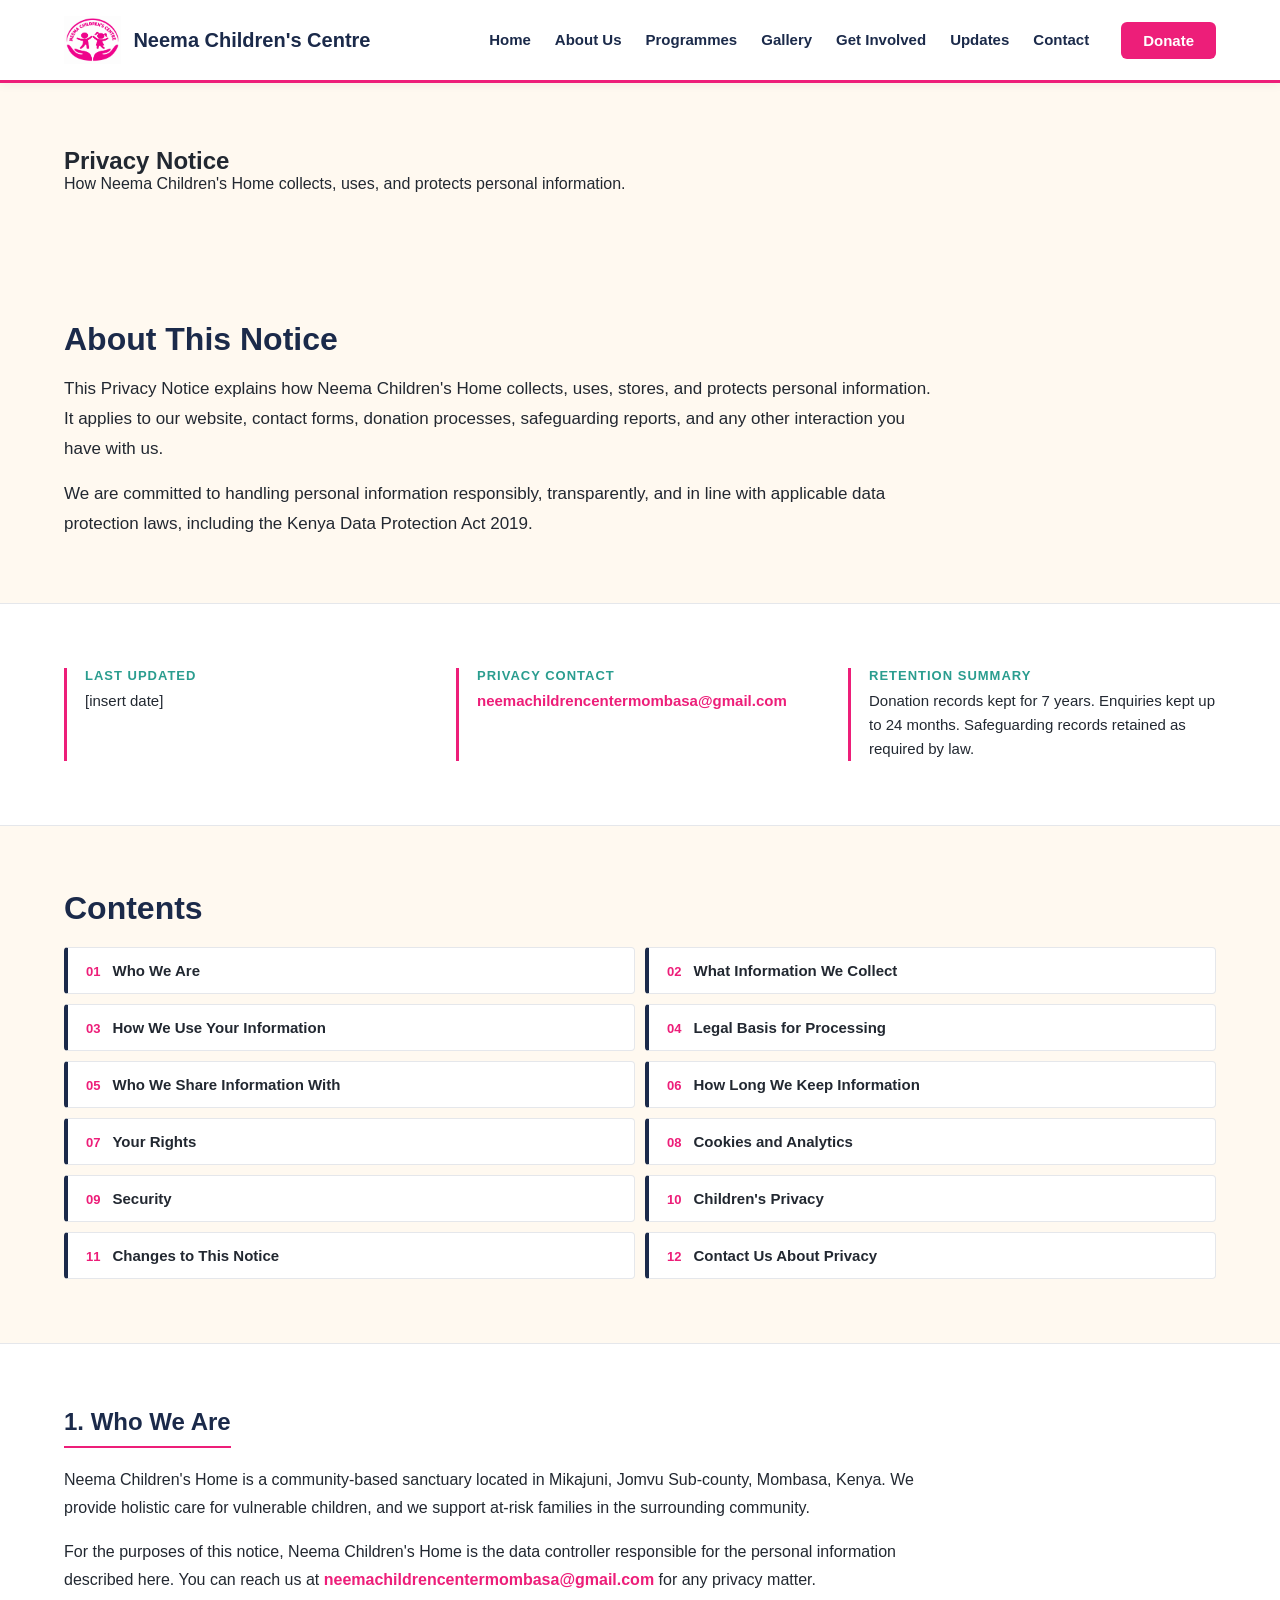
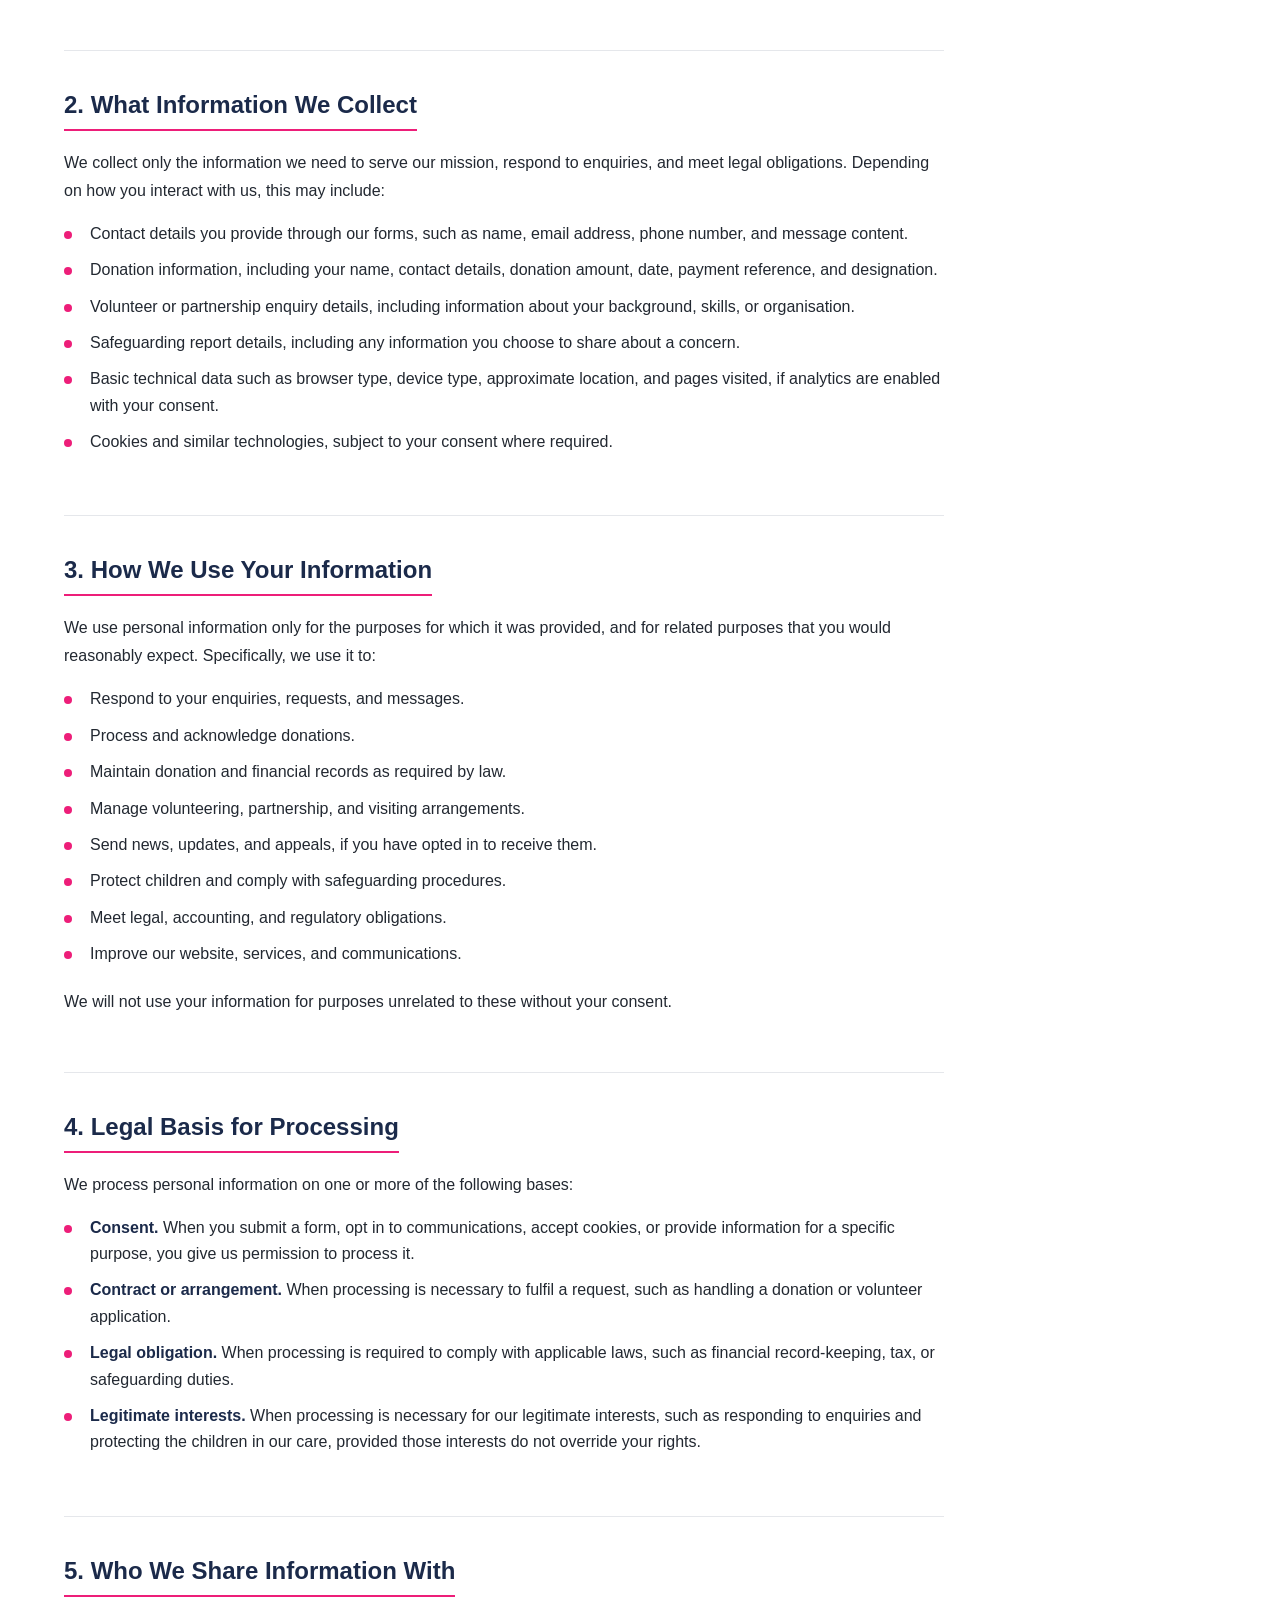
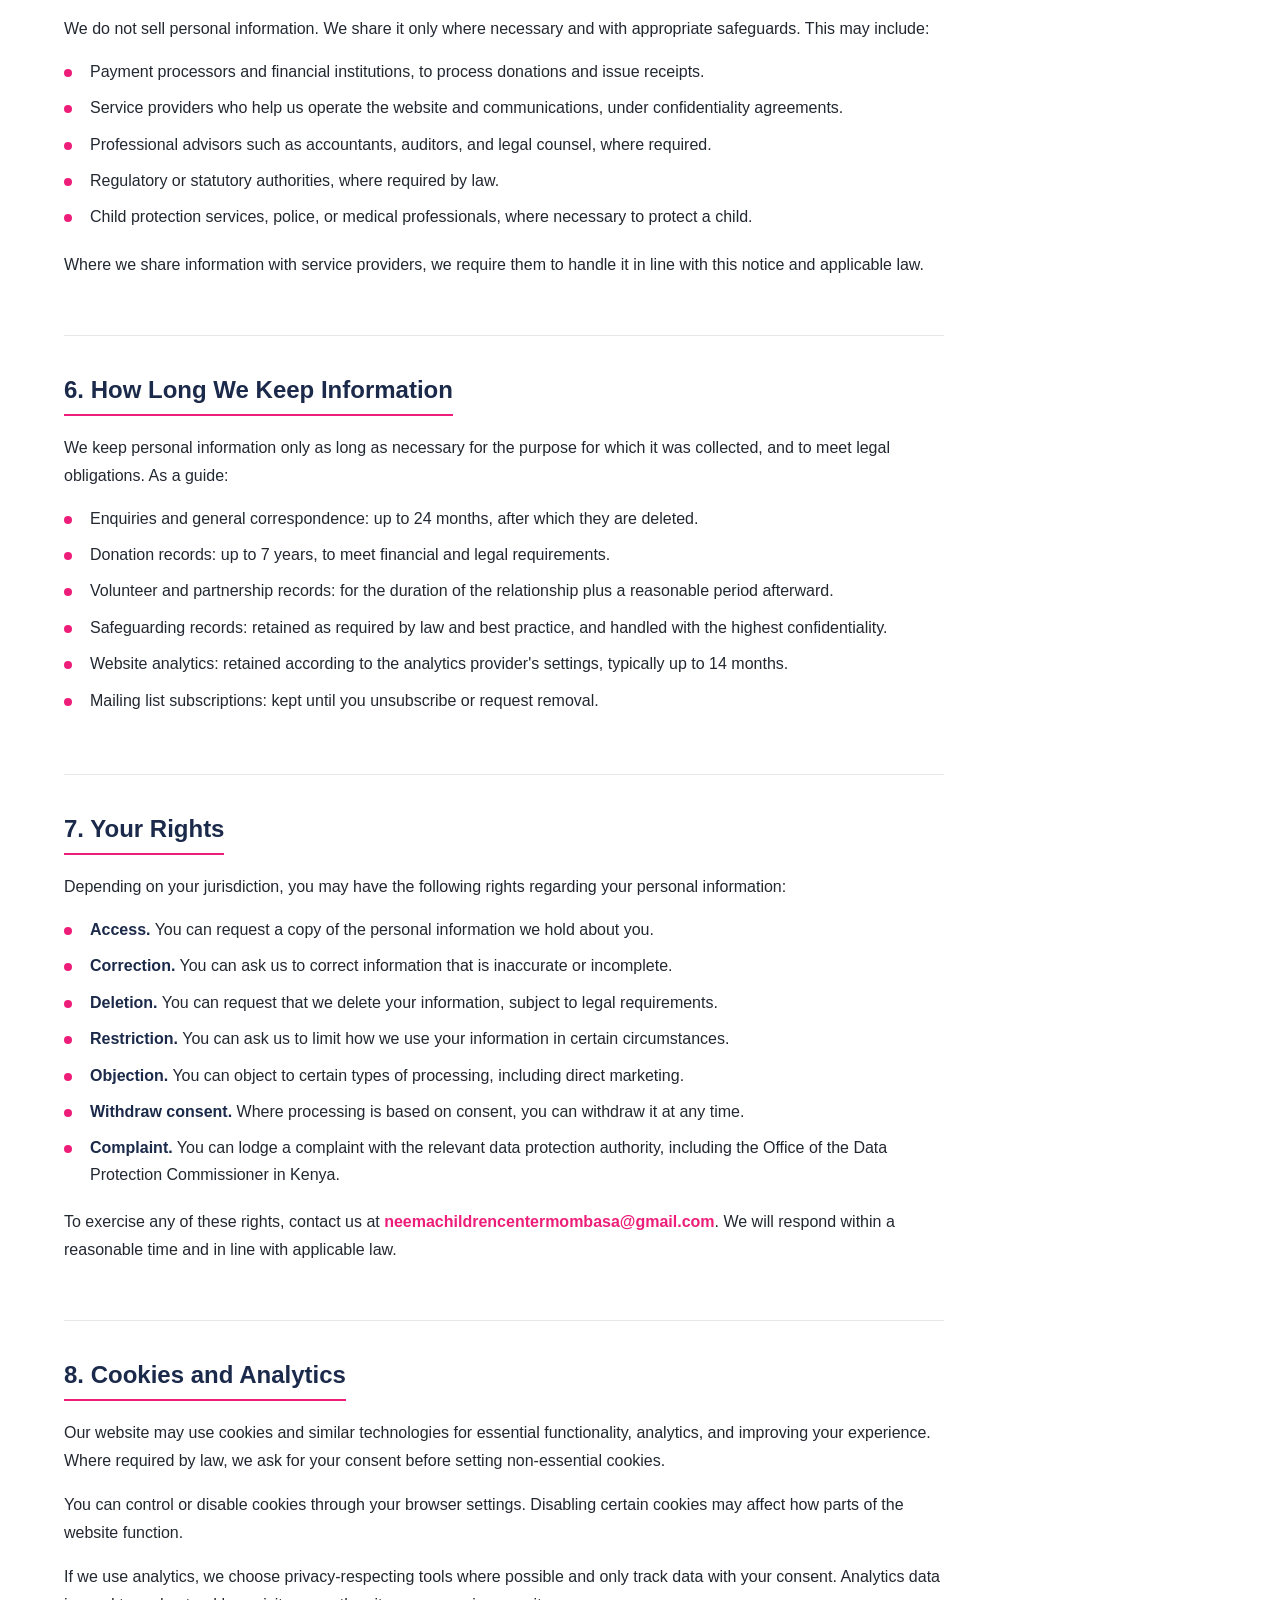
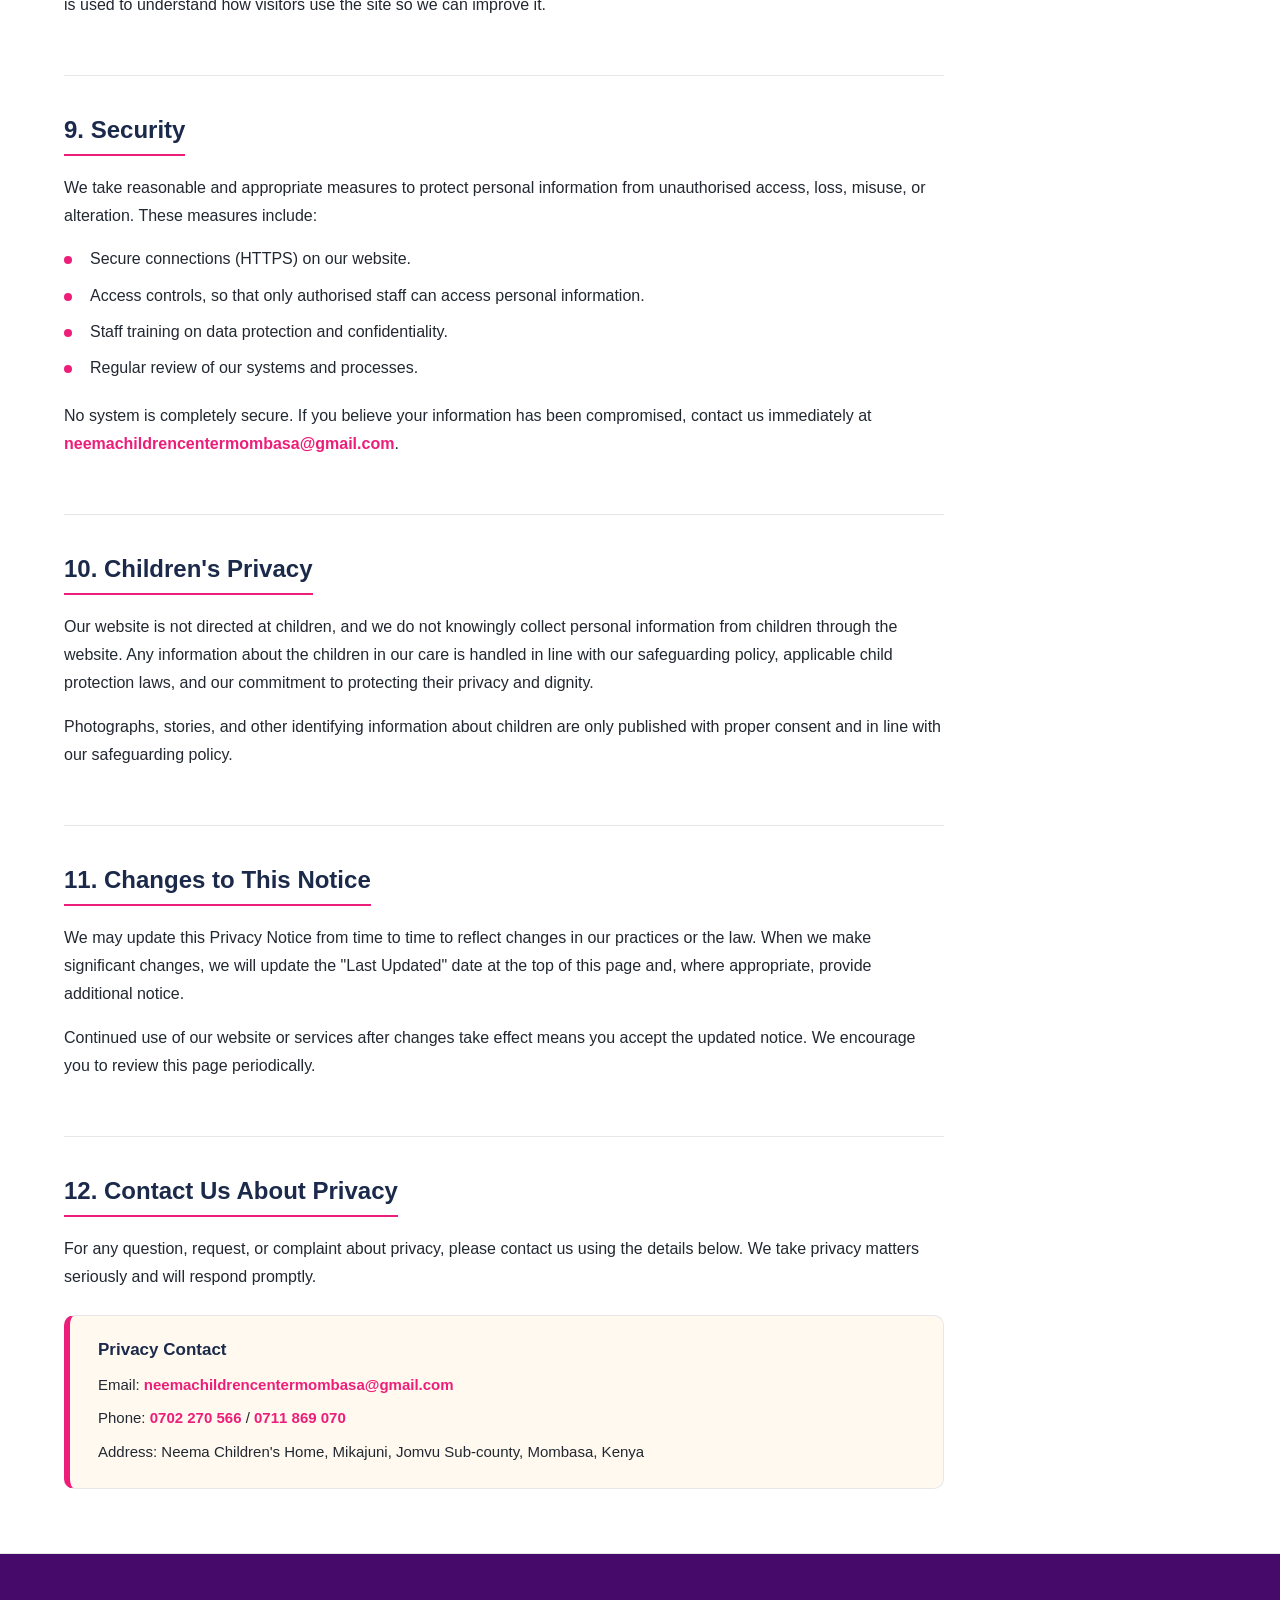
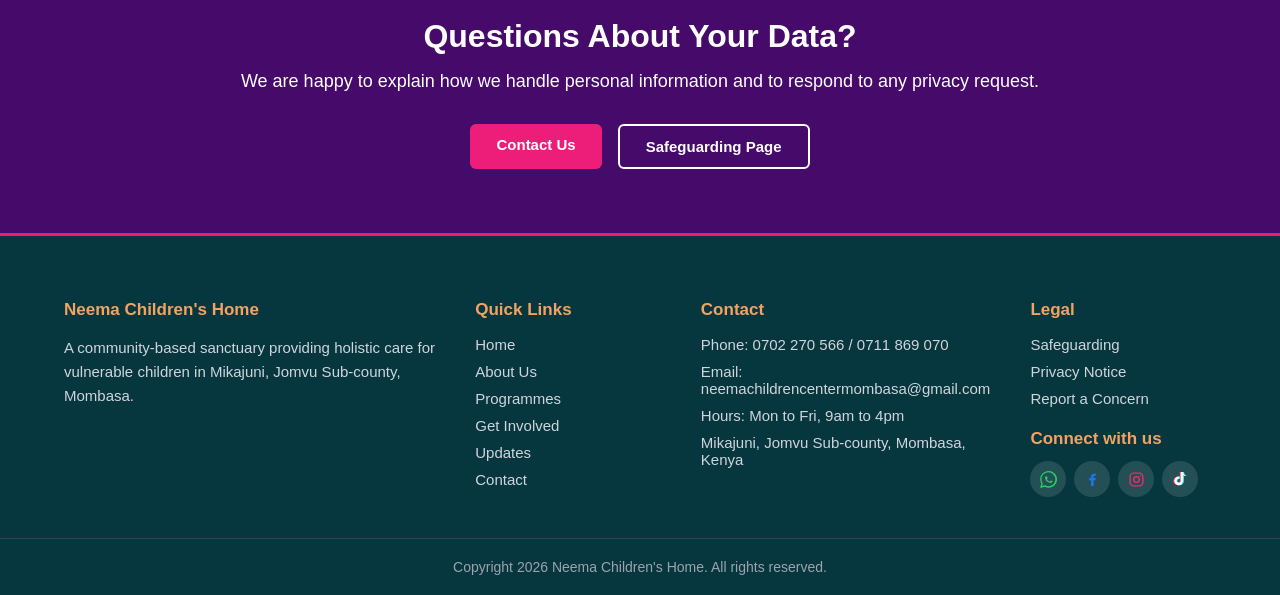
<file: privacy.html>
<!DOCTYPE html>
<html lang="en">
<head>
  <meta charset="UTF-8">
  <meta name="viewport" content="width=device-width, initial-scale=1.0">
  <title>Privacy Notice | Neema Children's Centre</title>
  <link rel="stylesheet" href="style.css">
</head>
<body>

  <header class="site-header">
    <div class="header-inner">
      <a href="index.html" class="brand">
        <img src="images/logo.png" alt="Neema Children's Centre logo" class="brand-logo">
        <span class="brand-name">Neema Children's Centre</span>
      </a>
      <nav class="main-nav" aria-label="Main navigation">
        <ul>
          <li><a href="index.html">Home</a></li>
          <li><a href="about.html">About Us</a></li>
          <li><a href="programmes.html">Programmes</a></li>
          <li><a href="gallery.html">Gallery</a></li>
          <li><a href="get_involved.html">Get Involved</a></li>
          <li><a href="updates.html">Updates</a></li>
          <li><a href="contact.html">Contact</a></li>
                  <li class="mobile-nav-donate"><a href="donate.html">Donate</a></li>
        </ul>
      </nav>
      <a href="donate.html" class="donate-btn">Donate</a>
      <button class="menu-toggle" aria-label="Open menu" aria-expanded="false">
        <span></span><span></span><span></span>
      </button>
    </div>
  </header>

  <main>

    <!-- PAGE BANNER -->
    <section class="page-banner">
      <div class="section-inner">
        <h1>Privacy Notice</h1>
        <p>How Neema Children's Home collects, uses, and protects personal information.</p>
      </div>
    </section>

    <!-- INTRO -->
    <section class="privacy-intro">
      <div class="section-inner">
        <h2>About This Notice</h2>
        <p>This Privacy Notice explains how Neema Children's Home collects, uses, stores, and protects personal information. It applies to our website, contact forms, donation processes, safeguarding reports, and any other interaction you have with us.</p>
        <p>We are committed to handling personal information responsibly, transparently, and in line with applicable data protection laws, including the Kenya Data Protection Act 2019.</p>
      </div>
    </section>

    <!-- META STRIP -->
    <section class="privacy-meta">
      <div class="section-inner">
        <div class="privacy-meta-grid">
          <div class="meta-item">
            <h3>Last Updated</h3>
            <p>[insert date]</p>
          </div>
          <div class="meta-item">
            <h3>Privacy Contact</h3>
            <p><a href="mailto:neemachildrencentermombasa@gmail.com">neemachildrencentermombasa@gmail.com</a></p>
          </div>
          <div class="meta-item">
            <h3>Retention Summary</h3>
            <p>Donation records kept for 7 years. Enquiries kept up to 24 months. Safeguarding records retained as required by law.</p>
          </div>
        </div>
      </div>
    </section>

    <!-- TABLE OF CONTENTS -->
    <section class="privacy-toc">
      <div class="section-inner">
        <h2>Contents</h2>
        <ul class="privacy-toc-list">
          <li><a href="#who-we-are">Who We Are</a></li>
          <li><a href="#what-we-collect">What Information We Collect</a></li>
          <li><a href="#how-we-use">How We Use Your Information</a></li>
          <li><a href="#legal-basis">Legal Basis for Processing</a></li>
          <li><a href="#sharing">Who We Share Information With</a></li>
          <li><a href="#retention">How Long We Keep Information</a></li>
          <li><a href="#rights">Your Rights</a></li>
          <li><a href="#cookies">Cookies and Analytics</a></li>
          <li><a href="#security">Security</a></li>
          <li><a href="#children">Children's Privacy</a></li>
          <li><a href="#changes">Changes to This Notice</a></li>
          <li><a href="contact.html">Contact Us About Privacy</a></li>
        </ul>
      </div>
    </section>

    <!-- NOTICE BODY -->
    <section class="privacy-body">
      <div class="section-inner">

        <!-- 1. WHO WE ARE -->
        <section class="privacy-section" id="who-we-are">
          <h2>1. Who We Are</h2>
          <p>Neema Children's Home is a community-based sanctuary located in Mikajuni, Jomvu Sub-county, Mombasa, Kenya. We provide holistic care for vulnerable children, and we support at-risk families in the surrounding community.</p>
          <p>For the purposes of this notice, Neema Children's Home is the data controller responsible for the personal information described here. You can reach us at <a href="mailto:neemachildrencentermombasa@gmail.com">neemachildrencentermombasa@gmail.com</a> for any privacy matter.</p>
        </section>

        <!-- 2. WHAT WE COLLECT -->
        <section class="privacy-section" id="what-we-collect">
          <h2>2. What Information We Collect</h2>
          <p>We collect only the information we need to serve our mission, respond to enquiries, and meet legal obligations. Depending on how you interact with us, this may include:</p>
          <ul>
            <li>Contact details you provide through our forms, such as name, email address, phone number, and message content.</li>
            <li>Donation information, including your name, contact details, donation amount, date, payment reference, and designation.</li>
            <li>Volunteer or partnership enquiry details, including information about your background, skills, or organisation.</li>
            <li>Safeguarding report details, including any information you choose to share about a concern.</li>
            <li>Basic technical data such as browser type, device type, approximate location, and pages visited, if analytics are enabled with your consent.</li>
            <li>Cookies and similar technologies, subject to your consent where required.</li>
          </ul>
        </section>

        <!-- 3. HOW WE USE -->
        <section class="privacy-section" id="how-we-use">
          <h2>3. How We Use Your Information</h2>
          <p>We use personal information only for the purposes for which it was provided, and for related purposes that you would reasonably expect. Specifically, we use it to:</p>
          <ul>
            <li>Respond to your enquiries, requests, and messages.</li>
            <li>Process and acknowledge donations.</li>
            <li>Maintain donation and financial records as required by law.</li>
            <li>Manage volunteering, partnership, and visiting arrangements.</li>
            <li>Send news, updates, and appeals, if you have opted in to receive them.</li>
            <li>Protect children and comply with safeguarding procedures.</li>
            <li>Meet legal, accounting, and regulatory obligations.</li>
            <li>Improve our website, services, and communications.</li>
          </ul>
          <p>We will not use your information for purposes unrelated to these without your consent.</p>
        </section>

        <!-- 4. LEGAL BASIS -->
        <section class="privacy-section" id="legal-basis">
          <h2>4. Legal Basis for Processing</h2>
          <p>We process personal information on one or more of the following bases:</p>
          <ul>
            <li><strong>Consent.</strong> When you submit a form, opt in to communications, accept cookies, or provide information for a specific purpose, you give us permission to process it.</li>
            <li><strong>Contract or arrangement.</strong> When processing is necessary to fulfil a request, such as handling a donation or volunteer application.</li>
            <li><strong>Legal obligation.</strong> When processing is required to comply with applicable laws, such as financial record-keeping, tax, or safeguarding duties.</li>
            <li><strong>Legitimate interests.</strong> When processing is necessary for our legitimate interests, such as responding to enquiries and protecting the children in our care, provided those interests do not override your rights.</li>
          </ul>
        </section>

        <!-- 5. SHARING -->
        <section class="privacy-section" id="sharing">
          <h2>5. Who We Share Information With</h2>
          <p>We do not sell personal information. We share it only where necessary and with appropriate safeguards. This may include:</p>
          <ul>
            <li>Payment processors and financial institutions, to process donations and issue receipts.</li>
            <li>Service providers who help us operate the website and communications, under confidentiality agreements.</li>
            <li>Professional advisors such as accountants, auditors, and legal counsel, where required.</li>
            <li>Regulatory or statutory authorities, where required by law.</li>
            <li>Child protection services, police, or medical professionals, where necessary to protect a child.</li>
          </ul>
          <p>Where we share information with service providers, we require them to handle it in line with this notice and applicable law.</p>
        </section>

        <!-- 6. RETENTION -->
        <section class="privacy-section" id="retention">
          <h2>6. How Long We Keep Information</h2>
          <p>We keep personal information only as long as necessary for the purpose for which it was collected, and to meet legal obligations. As a guide:</p>
          <ul>
            <li>Enquiries and general correspondence: up to 24 months, after which they are deleted.</li>
            <li>Donation records: up to 7 years, to meet financial and legal requirements.</li>
            <li>Volunteer and partnership records: for the duration of the relationship plus a reasonable period afterward.</li>
            <li>Safeguarding records: retained as required by law and best practice, and handled with the highest confidentiality.</li>
            <li>Website analytics: retained according to the analytics provider's settings, typically up to 14 months.</li>
            <li>Mailing list subscriptions: kept until you unsubscribe or request removal.</li>
          </ul>
        </section>

        <!-- 7. RIGHTS -->
        <section class="privacy-section" id="rights">
          <h2>7. Your Rights</h2>
          <p>Depending on your jurisdiction, you may have the following rights regarding your personal information:</p>
          <ul>
            <li><strong>Access.</strong> You can request a copy of the personal information we hold about you.</li>
            <li><strong>Correction.</strong> You can ask us to correct information that is inaccurate or incomplete.</li>
            <li><strong>Deletion.</strong> You can request that we delete your information, subject to legal requirements.</li>
            <li><strong>Restriction.</strong> You can ask us to limit how we use your information in certain circumstances.</li>
            <li><strong>Objection.</strong> You can object to certain types of processing, including direct marketing.</li>
            <li><strong>Withdraw consent.</strong> Where processing is based on consent, you can withdraw it at any time.</li>
            <li><strong>Complaint.</strong> You can lodge a complaint with the relevant data protection authority, including the Office of the Data Protection Commissioner in Kenya.</li>
          </ul>
          <p>To exercise any of these rights, contact us at <a href="mailto:neemachildrencentermombasa@gmail.com">neemachildrencentermombasa@gmail.com</a>. We will respond within a reasonable time and in line with applicable law.</p>
        </section>

        <!-- 8. COOKIES -->
        <section class="privacy-section" id="cookies">
          <h2>8. Cookies and Analytics</h2>
          <p>Our website may use cookies and similar technologies for essential functionality, analytics, and improving your experience. Where required by law, we ask for your consent before setting non-essential cookies.</p>
          <p>You can control or disable cookies through your browser settings. Disabling certain cookies may affect how parts of the website function.</p>
          <p>If we use analytics, we choose privacy-respecting tools where possible and only track data with your consent. Analytics data is used to understand how visitors use the site so we can improve it.</p>
        </section>

        <!-- 9. SECURITY -->
        <section class="privacy-section" id="security">
          <h2>9. Security</h2>
          <p>We take reasonable and appropriate measures to protect personal information from unauthorised access, loss, misuse, or alteration. These measures include:</p>
          <ul>
            <li>Secure connections (HTTPS) on our website.</li>
            <li>Access controls, so that only authorised staff can access personal information.</li>
            <li>Staff training on data protection and confidentiality.</li>
            <li>Regular review of our systems and processes.</li>
          </ul>
          <p>No system is completely secure. If you believe your information has been compromised, contact us immediately at <a href="mailto:neemachildrencentermombasa@gmail.com">neemachildrencentermombasa@gmail.com</a>.</p>
        </section>

        <!-- 10. CHILDREN -->
        <section class="privacy-section" id="children">
          <h2>10. Children's Privacy</h2>
          <p>Our website is not directed at children, and we do not knowingly collect personal information from children through the website. Any information about the children in our care is handled in line with our safeguarding policy, applicable child protection laws, and our commitment to protecting their privacy and dignity.</p>
          <p>Photographs, stories, and other identifying information about children are only published with proper consent and in line with our safeguarding policy.</p>
        </section>

        <!-- 11. CHANGES -->
        <section class="privacy-section" id="changes">
          <h2>11. Changes to This Notice</h2>
          <p>We may update this Privacy Notice from time to time to reflect changes in our practices or the law. When we make significant changes, we will update the "Last Updated" date at the top of this page and, where appropriate, provide additional notice.</p>
          <p>Continued use of our website or services after changes take effect means you accept the updated notice. We encourage you to review this page periodically.</p>
        </section>

        <!-- 12. CONTACT -->
        <section class="privacy-section" id="contact">
          <h2>12. Contact Us About Privacy</h2>
          <p>For any question, request, or complaint about privacy, please contact us using the details below. We take privacy matters seriously and will respond promptly.</p>

          <div class="privacy-contact">
            <h3>Privacy Contact</h3>
            <p>Email: <a href="mailto:neemachildrencentermombasa@gmail.com">neemachildrencentermombasa@gmail.com</a></p>
            <p>Phone: <a href="tel:0702270566">0702 270 566</a> / <a href="tel:0711869070">0711 869 070</a></p>
            <p>Address: Neema Children's Home, Mikajuni, Jomvu Sub-county, Mombasa, Kenya</p>
          </div>
        </section>

      </div>
    </section>

    <!-- CTA BAND -->
    <section class="cta-band">
      <div class="section-inner">
        <h2>Questions About Your Data?</h2>
        <p>We are happy to explain how we handle personal information and to respond to any privacy request.</p>
        <div class="hero-buttons">
          <a href="contact.html" class="btn btn-primary">Contact Us</a>
          <a href="safeguarding.html" class="btn btn-secondary">Safeguarding Page</a>
        </div>
      </div>
    </section>

  </main>

  <footer class="site-footer">
    <div class="footer-inner">
      <div class="footer-column footer-brand">
        <h3>Neema Children's Home</h3>
        <p>A community-based sanctuary providing holistic care for vulnerable children in Mikajuni, Jomvu Sub-county, Mombasa.</p>
      </div>
      <div class="footer-column">
        <h4>Quick Links</h4>
        <ul>
          <li><a href="index.html">Home</a></li>
          <li><a href="about.html">About Us</a></li>
          <li><a href="programmes.html">Programmes</a></li>
          <li><a href="get_involved.html">Get Involved</a></li>
          <li><a href="updates.html">Updates</a></li>
          <li><a href="contact.html">Contact</a></li>
        </ul>
      </div>
      <div class="footer-column">
        <h4>Contact</h4>
        <ul>
          <li>Phone: <a href="tel:0702270566">0702 270 566</a> / <a href="tel:0711869070">0711 869 070</a></li>
          <li>Email: <a href="mailto:neemachildrencentermombasa@gmail.com">neemachildrencentermombasa@gmail.com</a></li>
          <li>Hours: Mon to Fri, 9am to 4pm</li>
          <li>Mikajuni, Jomvu Sub-county, Mombasa, Kenya</li>
        </ul>
      </div>
      <div class="footer-column">
        <h4>Legal</h4>
        <ul>
          <li><a href="safeguarding.html">Safeguarding</a></li>
          <li><a href="privacy.html">Privacy Notice</a></li>
          <li><a href="report.html">Report a Concern</a></li>
        </ul>
          <h4 class="footer-social-title">Connect with us</h4>
          <div class="footer-social" aria-label="Social media">
            <a class="footer-social-icon" href="https://wa.me/254702270566" aria-label="Chat with us on WhatsApp" title="Chat with us on WhatsApp" target="_blank" rel="noopener noreferrer"><svg viewBox="0 0 24 24" aria-hidden="true"><path d="M20.5 3.5A11.8 11.8 0 0 0 12.1 0C5.6 0 .3 5.3.3 11.8c0 2.1.6 4.1 1.6 5.9L.2 24l6.5-1.7a11.8 11.8 0 0 0 5.4 1.3h.1c6.5 0 11.8-5.3 11.8-11.8 0-3.1-1.2-6.1-3.5-8.3ZM12.2 21.6h-.1a9.8 9.8 0 0 1-5-1.4l-.4-.2-3.9 1 1-3.8-.2-.4a9.8 9.8 0 0 1-1.5-5.1c0-5.4 4.4-9.8 9.8-9.8 2.6 0 5.1 1 6.9 2.9a9.7 9.7 0 0 1 2.9 6.9c0 5.4-4.4 9.8-9.7 9.8Zm5.4-7.3c-.3-.1-1.6-.8-1.9-.9-.2-.1-.4-.1-.6.2-.2.3-.7.9-.9 1.1-.2.2-.3.2-.6.1-.3-.1-1.1-.4-2.2-1.3-.8-.7-1.3-1.6-1.5-1.8-.2-.3 0-.4.1-.6l.4-.5c.1-.2.2-.3.3-.5.1-.2 0-.4 0-.5-.1-.1-.6-1.4-.9-1.9-.2-.5-.5-.4-.6-.4h-.5c-.2 0-.5.1-.7.3-.2.3-.9.9-.9 2.1s.9 2.4 1 2.6c.1.2 1.8 2.8 4.4 3.9.6.3 1.1.4 1.5.5.6.2 1.2.2 1.6.1.5-.1 1.6-.7 1.8-1.3.2-.6.2-1.1.2-1.3-.1-.1-.3-.2-.6-.3Z"/></svg></a>
            <span class="footer-social-icon" role="img" aria-label="Facebook" title="Facebook">
              <svg viewBox="0 0 24 24" aria-hidden="true"><path d="M13.5 21v-8h2.7l.4-3h-3.1V8.1c0-.9.3-1.5 1.5-1.5h1.7V3.9c-.3 0-1.3-.1-2.5-.1-2.5 0-4.2 1.5-4.2 4.3V10H7.2v3H10v8h3.5Z"/></svg>
            </span>
            <span class="footer-social-icon" role="img" aria-label="Instagram" title="Instagram">
              <svg viewBox="0 0 24 24" aria-hidden="true"><rect x="3" y="3" width="18" height="18" rx="5"/><circle cx="12" cy="12" r="4"/><circle class="footer-instagram-dot" cx="17.5" cy="6.8" r="1"/></svg>
            </span>
            <span class="footer-social-icon" role="img" aria-label="TikTok" title="TikTok">
              <svg viewBox="0 0 24 24" aria-hidden="true"><path d="M19.6 7.2a6.5 6.5 0 0 1-4.1-1.5v8.1a6.2 6.2 0 1 1-5.4-6.1v3.3a2.9 2.9 0 1 0 2.1 2.8V1.5h3.3c.2 2.6 1.8 4.7 4.1 5.5v.2Z"/></svg>
            </span>
          </div>
      </div>
    </div>
    <div class="footer-bottom">
      <p>Copyright 2026 Neema Children's Home. All rights reserved.</p>
    </div>
  </footer>

  <script>
        const toggle = document.querySelector('.menu-toggle');
    const nav = document.querySelector('.main-nav');
    const header = document.querySelector('.site-header');

    if (toggle && nav && header) {
      function setMenuOpen(isOpen) {
        nav.classList.toggle('open', isOpen);
        header.classList.toggle('menu-open', isOpen);
        toggle.setAttribute('aria-expanded', String(isOpen));
        toggle.setAttribute('aria-label', isOpen ? 'Close menu' : 'Open menu');
      }

      toggle.addEventListener('click', (event) => {
        event.stopPropagation();
        setMenuOpen(toggle.getAttribute('aria-expanded') !== 'true');
      });

      document.addEventListener('click', (event) => {
        if (!header.contains(event.target)) setMenuOpen(false);
        if (nav.contains(event.target) && event.target.closest('a')) setMenuOpen(false);
      });

      document.addEventListener('keydown', (event) => {
        if (event.key === 'Escape' && toggle.getAttribute('aria-expanded') === 'true') {
          setMenuOpen(false);
          toggle.focus();
        }
      });
    }
  </script>

<script>
  (function () {
    const reducedMotion = window.matchMedia('(prefers-reduced-motion: reduce)');

    document.addEventListener('pointerdown', function (event) {
      const button = event.target.closest('button, .btn, .donate-btn, .home-button, .share-btn');
      if (!button || reducedMotion.matches) return;

      const bounds = button.getBoundingClientRect();
      const centerX = event.clientX || bounds.left + bounds.width / 2;
      const centerY = event.clientY || bounds.top + bounds.height / 2;
      const sparkleColors = ['#ED1E79', '#F7BD3D', '#FFFFFF', '#3D7890'];

      for (let index = 0; index < 8; index += 1) {
        const sparkle = document.createElement('span');
        const angle = (Math.PI * 2 * index) / 8;
        const distance = 24 + Math.random() * 22;
        sparkle.className = 'home-button-sparkle';
        sparkle.setAttribute('aria-hidden', 'true');
        sparkle.textContent = index % 2 === 0 ? '✦' : '✧';
        sparkle.style.left = centerX + 'px';
        sparkle.style.top = centerY + 'px';
        sparkle.style.color = sparkleColors[index % sparkleColors.length];
        sparkle.style.setProperty('--sparkle-x', Math.cos(angle) * distance + 'px');
        sparkle.style.setProperty('--sparkle-y', Math.sin(angle) * distance + 'px');
        document.body.appendChild(sparkle);
        window.setTimeout(function () { sparkle.remove(); }, 700);
      }
    }, true);
  }());
</script>
</body>
</html>
</file>
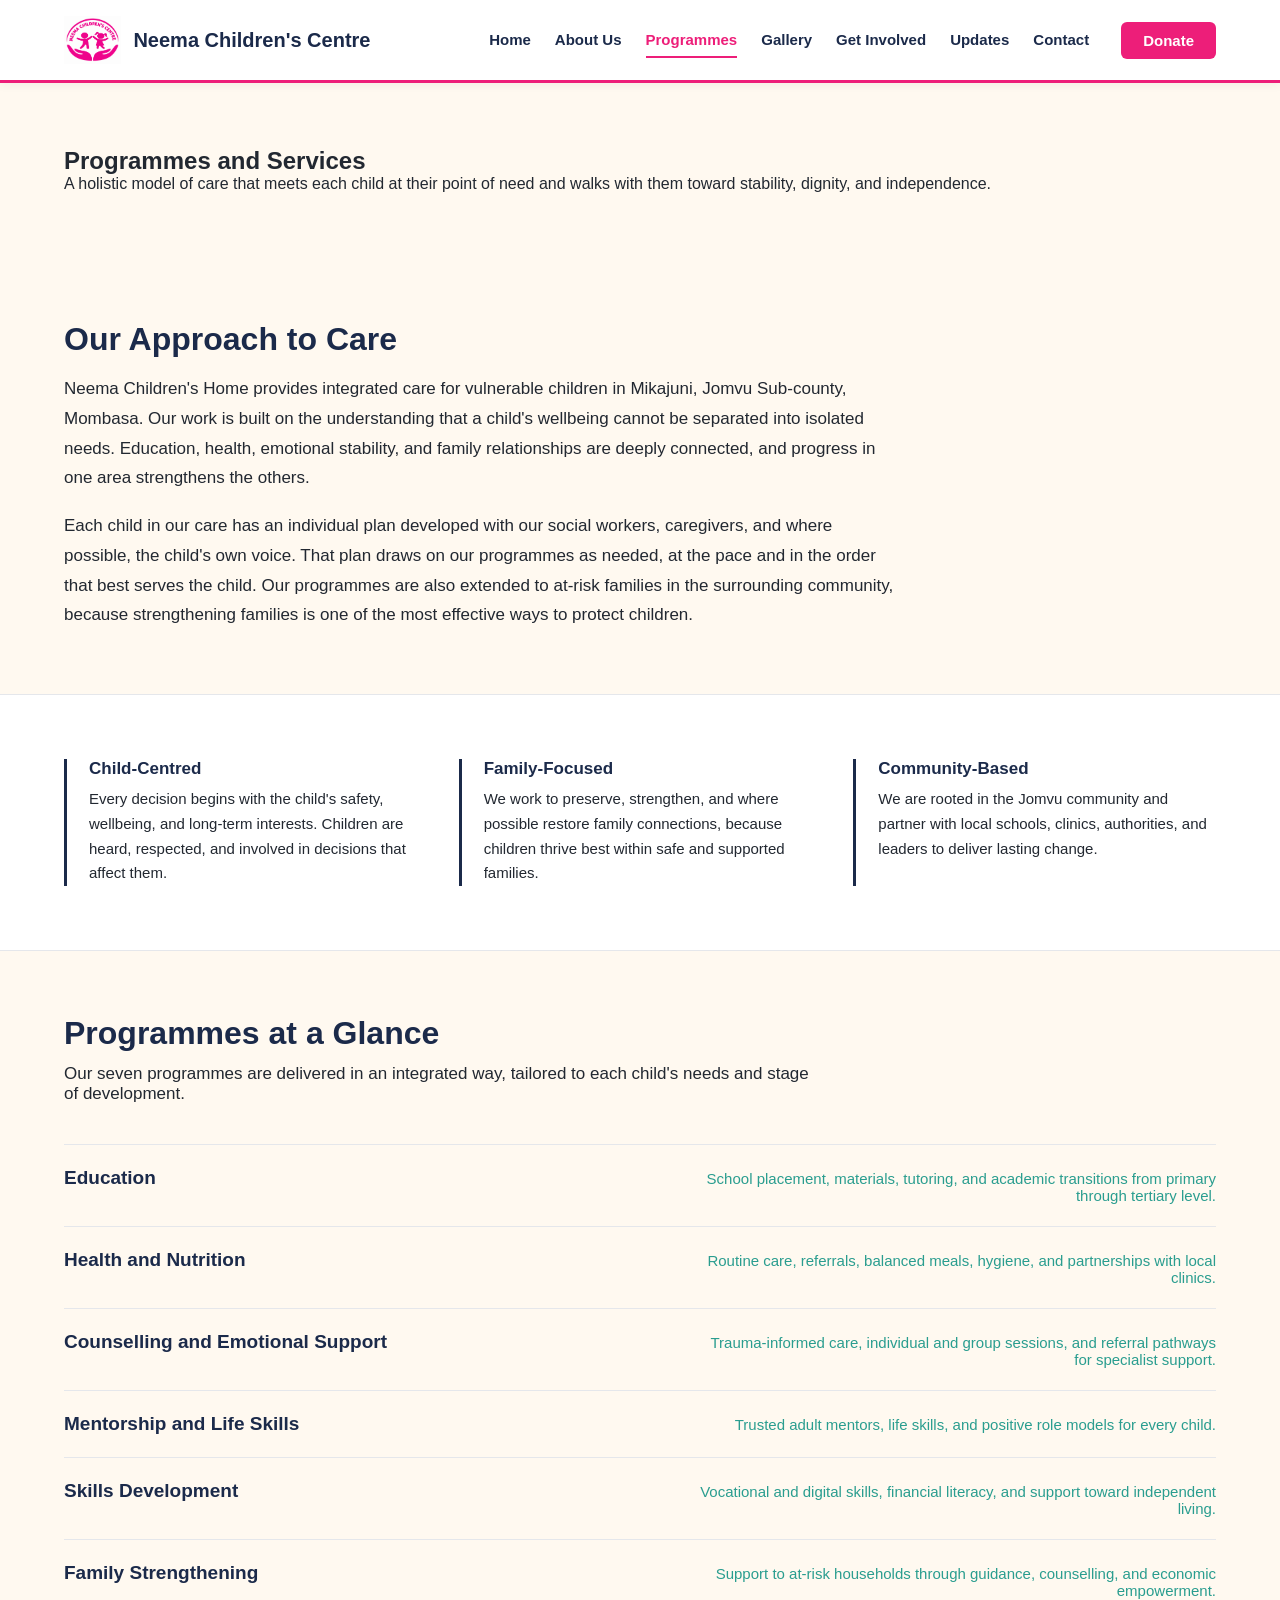
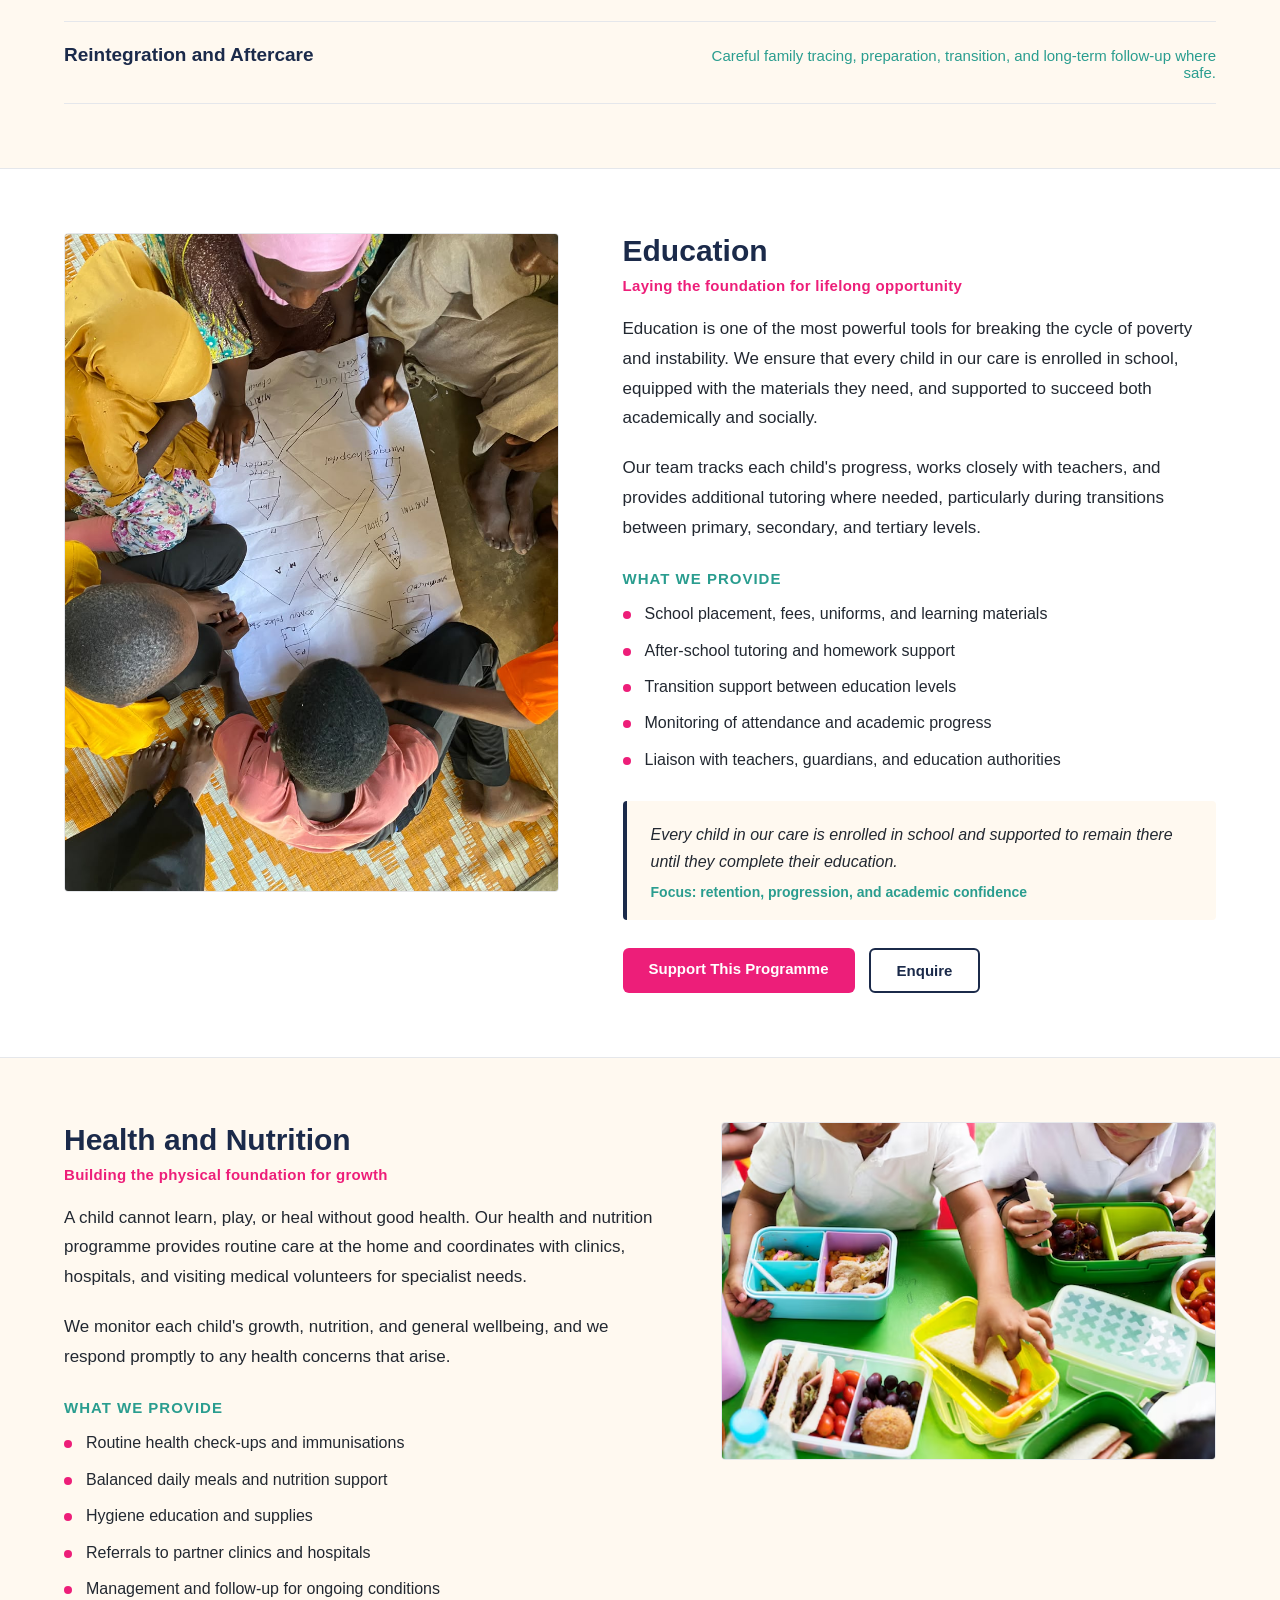
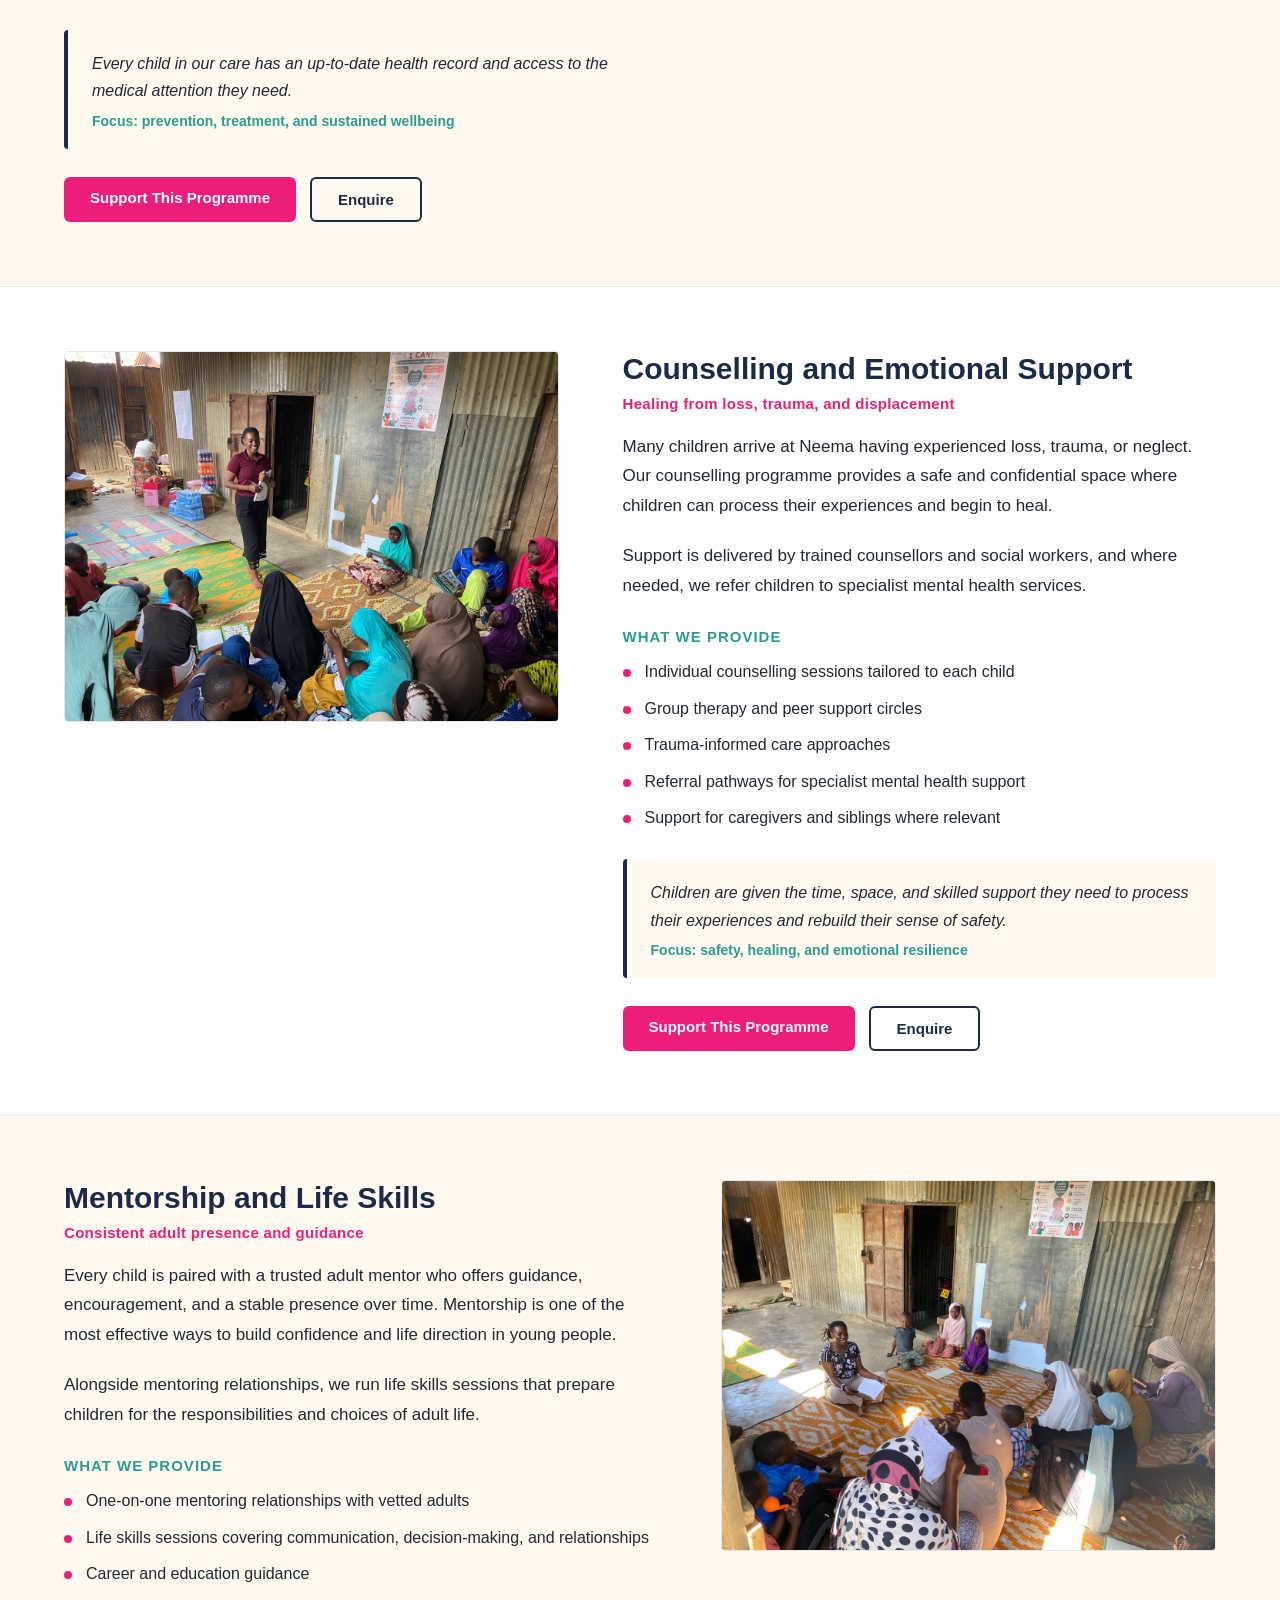
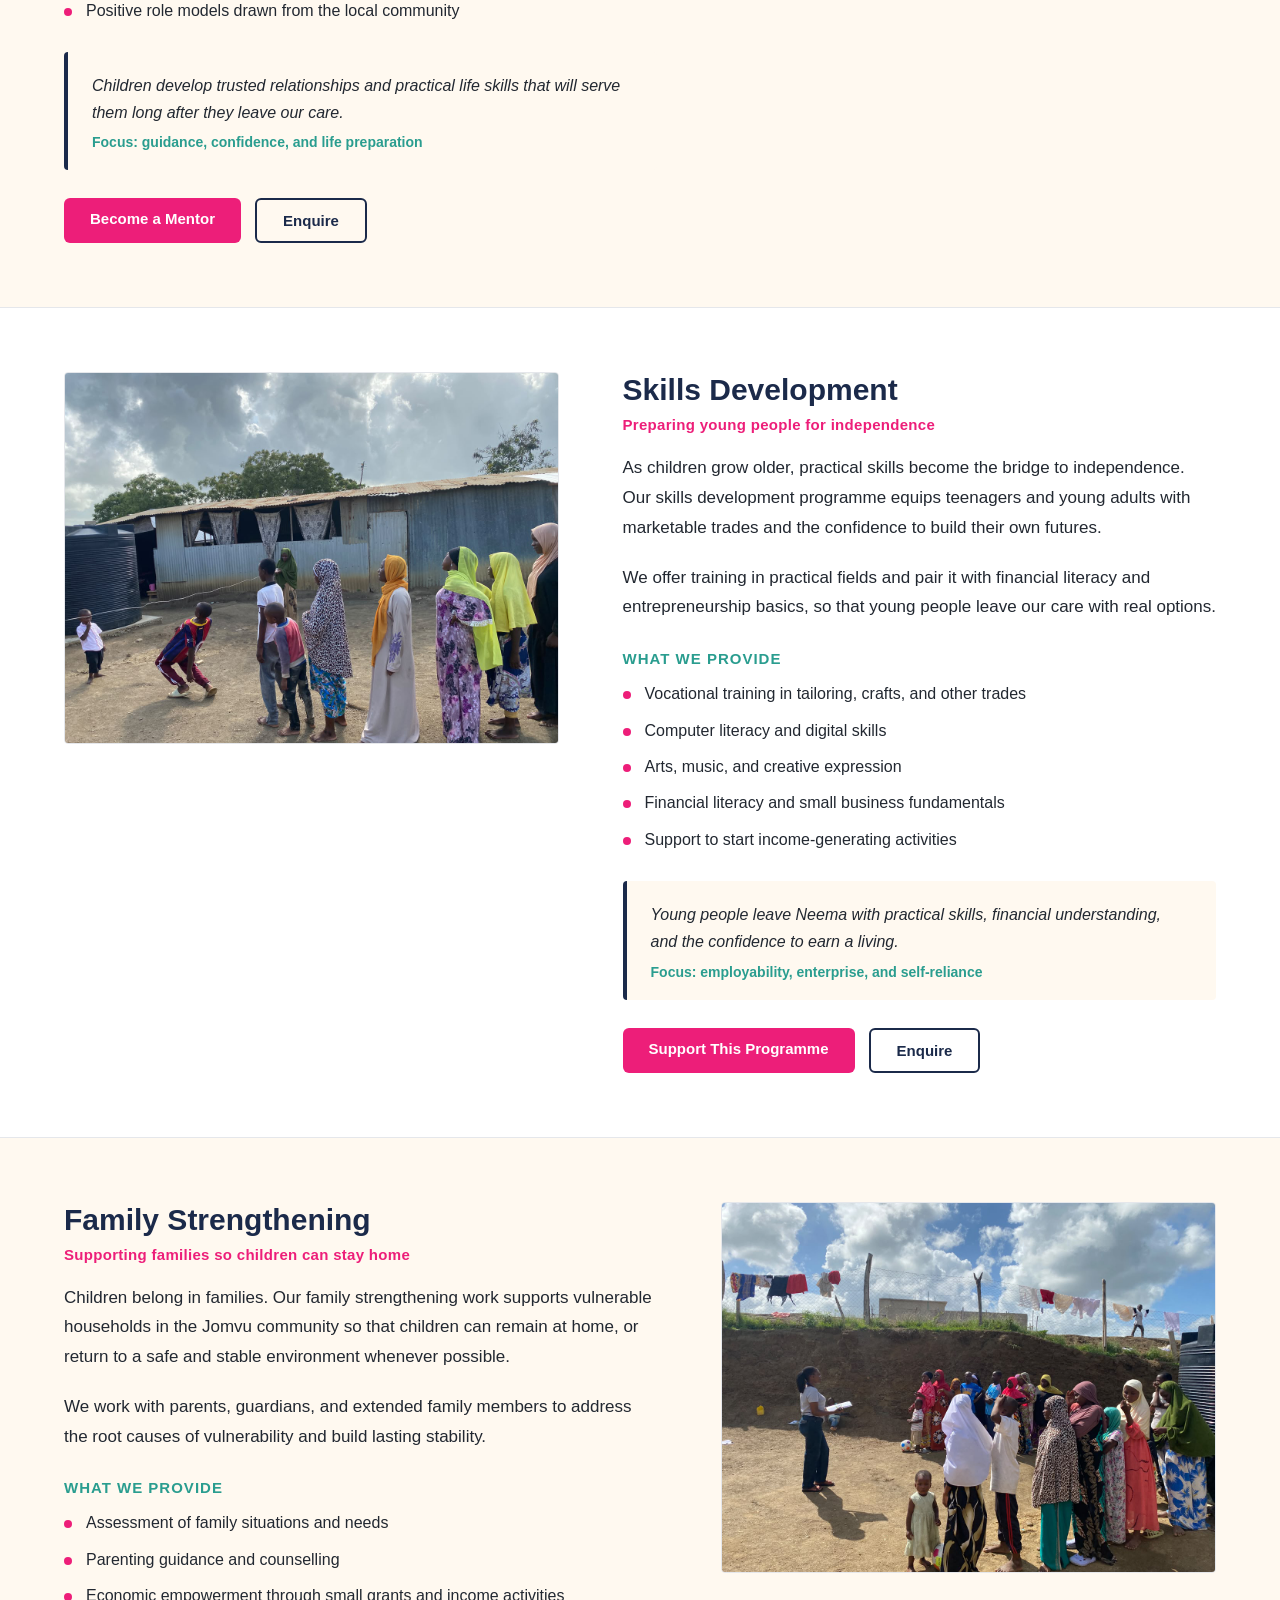
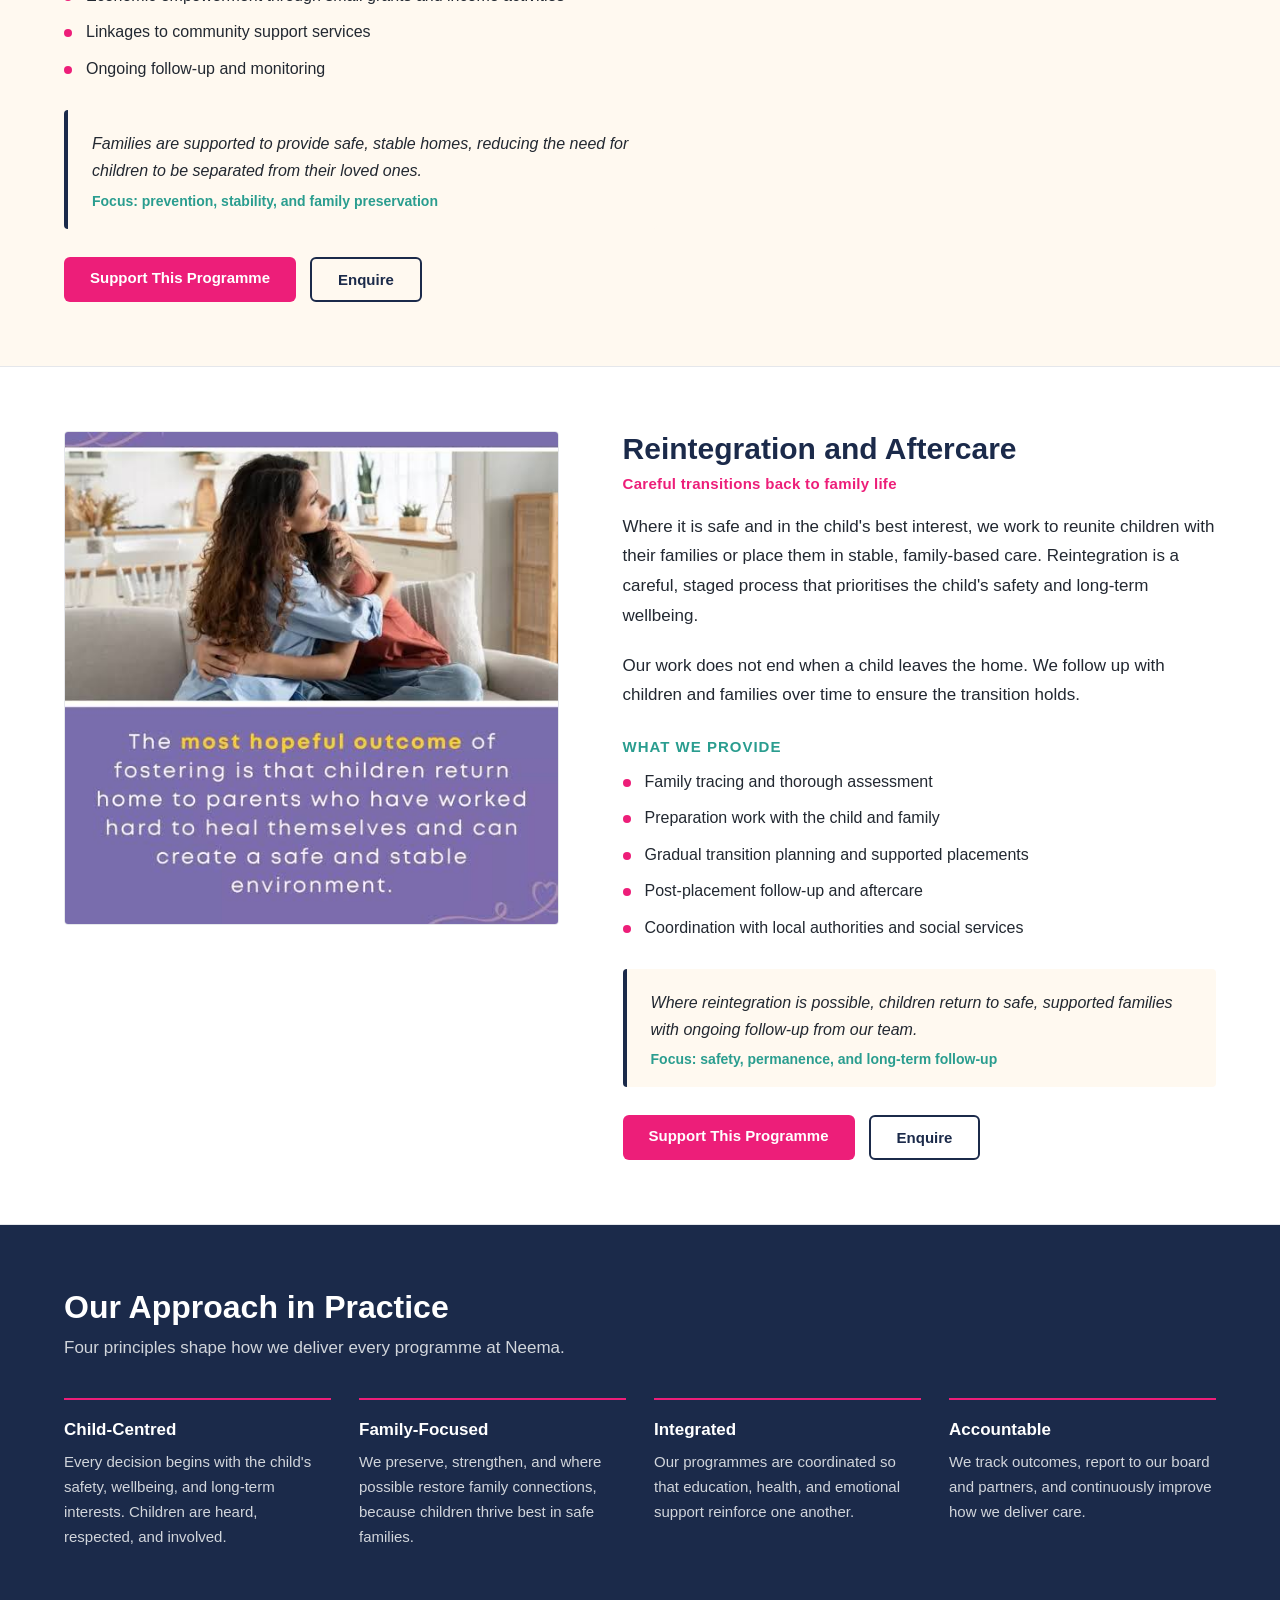
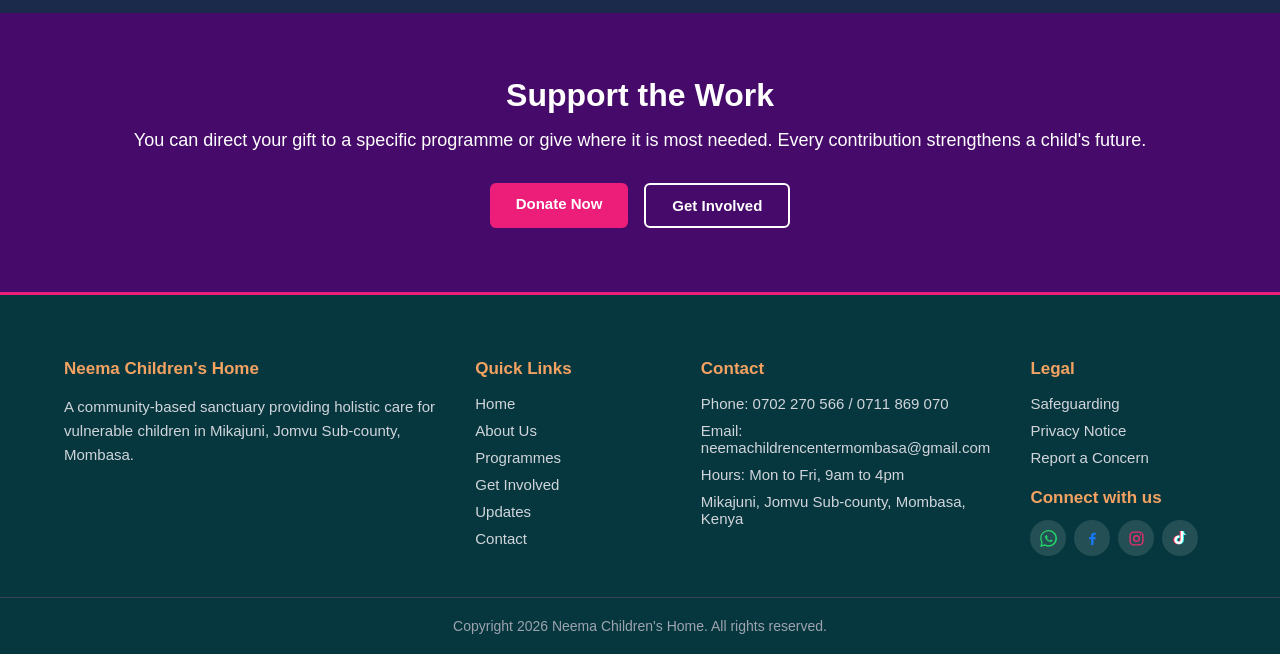
<file: programmes.html>
<!DOCTYPE html>
<html lang="en">
<head>
  <meta charset="UTF-8">
  <meta name="viewport" content="width=device-width, initial-scale=1.0">
  <title>Programmes and Services | Neema Children's Centre</title>
  <link rel="stylesheet" href="style.css">
</head>
<body>

  <header class="site-header">
    <div class="header-inner">
      <a href="index.html" class="brand">
        <img src="images/logo.png" alt="Neema Children's Centre logo" class="brand-logo">
        <span class="brand-name">Neema Children's Centre</span>
      </a>
      <nav class="main-nav" aria-label="Main navigation">
        <ul>
          <li><a href="index.html">Home</a></li>
          <li><a href="about.html">About Us</a></li>
          <li><a href="programmes.html" class="active">Programmes</a></li>
          <li><a href="gallery.html">Gallery</a></li>
          <li><a href="get_involved.html">Get Involved</a></li>
          <li><a href="updates.html">Updates</a></li>
          <li><a href="contact.html">Contact</a></li>
                  <li class="mobile-nav-donate"><a href="donate.html">Donate</a></li>
        </ul>
      </nav>
      <a href="donate.html" class="donate-btn">Donate</a>
      <button class="menu-toggle" aria-label="Open menu" aria-expanded="false">
        <span></span><span></span><span></span>
      </button>
    </div>
  </header>

  <main>

    <!-- PAGE BANNER -->
    <section class="page-banner">
      <div class="section-inner">
        <h1>Programmes and Services</h1>
        <p>A holistic model of care that meets each child at their point of need and walks with them toward stability, dignity, and independence.</p>
      </div>
    </section>

    <!-- OVERVIEW -->
    <section class="programmes-overview">
      <div class="section-inner">
        <h2>Our Approach to Care</h2>
        <p>Neema Children's Home provides integrated care for vulnerable children in Mikajuni, Jomvu Sub-county, Mombasa. Our work is built on the understanding that a child's wellbeing cannot be separated into isolated needs. Education, health, emotional stability, and family relationships are deeply connected, and progress in one area strengthens the others.</p>
        <p>Each child in our care has an individual plan developed with our social workers, caregivers, and where possible, the child's own voice. That plan draws on our programmes as needed, at the pace and in the order that best serves the child. Our programmes are also extended to at-risk families in the surrounding community, because strengthening families is one of the most effective ways to protect children.</p>
      </div>
    </section>

    <!-- FRAMEWORK -->
    <section class="framework">
      <div class="section-inner">
        <div class="framework-grid">
          <div class="framework-item">
            <h3>Child-Centred</h3>
            <p>Every decision begins with the child's safety, wellbeing, and long-term interests. Children are heard, respected, and involved in decisions that affect them.</p>
          </div>
          <div class="framework-item">
            <h3>Family-Focused</h3>
            <p>We work to preserve, strengthen, and where possible restore family connections, because children thrive best within safe and supported families.</p>
          </div>
          <div class="framework-item">
            <h3>Community-Based</h3>
            <p>We are rooted in the Jomvu community and partner with local schools, clinics, authorities, and leaders to deliver lasting change.</p>
          </div>
        </div>
      </div>
    </section>

    <!-- PROGRAMMES INDEX -->
    <section class="programmes-index">
      <div class="section-inner">
        <h2>Programmes at a Glance</h2>
        <p class="section-lead">Our seven programmes are delivered in an integrated way, tailored to each child's needs and stage of development.</p>

        <ul class="index-list">
          <li>
            <a href="#education">
              <span class="index-title">Education</span>
              <span class="index-desc">School placement, materials, tutoring, and academic transitions from primary through tertiary level.</span>
            </a>
          </li>
          <li>
            <a href="#health">
              <span class="index-title">Health and Nutrition</span>
              <span class="index-desc">Routine care, referrals, balanced meals, hygiene, and partnerships with local clinics.</span>
            </a>
          </li>
          <li>
            <a href="#counselling">
              <span class="index-title">Counselling and Emotional Support</span>
              <span class="index-desc">Trauma-informed care, individual and group sessions, and referral pathways for specialist support.</span>
            </a>
          </li>
          <li>
            <a href="#mentorship">
              <span class="index-title">Mentorship and Life Skills</span>
              <span class="index-desc">Trusted adult mentors, life skills, and positive role models for every child.</span>
            </a>
          </li>
          <li>
            <a href="#skills">
              <span class="index-title">Skills Development</span>
              <span class="index-desc">Vocational and digital skills, financial literacy, and support toward independent living.</span>
            </a>
          </li>
          <li>
            <a href="#family">
              <span class="index-title">Family Strengthening</span>
              <span class="index-desc">Support to at-risk households through guidance, counselling, and economic empowerment.</span>
            </a>
          </li>
          <li>
            <a href="#reintegration">
              <span class="index-title">Reintegration and Aftercare</span>
              <span class="index-desc">Careful family tracing, preparation, transition, and long-term follow-up where safe.</span>
            </a>
          </li>
        </ul>
      </div>
    </section>

    <!-- EDUCATION -->
    <section id="education" class="programme-section alt-white">
      <div class="section-inner">
        <div class="programme-layout">
          <div class="programme-visual">
            <img src="images/studying.jpeg" alt="Children studying">
          </div>
          <div class="programme-content">
            <h2>Education</h2>
            <span class="programme-subtitle">Laying the foundation for lifelong opportunity</span>
            <p>Education is one of the most powerful tools for breaking the cycle of poverty and instability. We ensure that every child in our care is enrolled in school, equipped with the materials they need, and supported to succeed both academically and socially.</p>
            <p>Our team tracks each child's progress, works closely with teachers, and provides additional tutoring where needed, particularly during transitions between primary, secondary, and tertiary levels.</p>

            <h3>What We Provide</h3>
            <ul>
              <li>School placement, fees, uniforms, and learning materials</li>
              <li>After-school tutoring and homework support</li>
              <li>Transition support between education levels</li>
              <li>Monitoring of attendance and academic progress</li>
              <li>Liaison with teachers, guardians, and education authorities</li>
            </ul>

            <div class="programme-outcome">
              <p>Every child in our care is enrolled in school and supported to remain there until they complete their education.</p>
              <span>Focus: retention, progression, and academic confidence</span>
            </div>

            <div class="programme-cta">
              <a href="donate.html" class="btn btn-primary">Support This Programme</a>
              <a href="contact.html?subject=education&amp;programme=education#contact-form" class="btn btn-secondary">Enquire</a>
            </div>
          </div>
        </div>
      </div>
    </section>

    <!-- HEALTH -->
    <section id="health" class="programme-section">
      <div class="section-inner">
        <div class="programme-layout reverse">
          <div class="programme-visual">
            <img src="images/health.png" alt="">
          </div>
          <div class="programme-content">
            <h2>Health and Nutrition</h2>
            <span class="programme-subtitle">Building the physical foundation for growth</span>
            <p>A child cannot learn, play, or heal without good health. Our health and nutrition programme provides routine care at the home and coordinates with clinics, hospitals, and visiting medical volunteers for specialist needs.</p>
            <p>We monitor each child's growth, nutrition, and general wellbeing, and we respond promptly to any health concerns that arise.</p>

            <h3>What We Provide</h3>
            <ul>
              <li>Routine health check-ups and immunisations</li>
              <li>Balanced daily meals and nutrition support</li>
              <li>Hygiene education and supplies</li>
              <li>Referrals to partner clinics and hospitals</li>
              <li>Management and follow-up for ongoing conditions</li>
            </ul>

            <div class="programme-outcome">
              <p>Every child in our care has an up-to-date health record and access to the medical attention they need.</p>
              <span>Focus: prevention, treatment, and sustained wellbeing</span>
            </div>

            <div class="programme-cta">
              <a href="donate.html" class="btn btn-primary">Support This Programme</a>
              <a href="contact.html?subject=health&amp;programme=health#contact-form" class="btn btn-secondary">Enquire</a>
            </div>
          </div>
        </div>
      </div>
    </section>

    <!-- COUNSELLING -->
    <section id="counselling" class="programme-section alt-white">
      <div class="section-inner">
        <div class="programme-layout">
          <div class="programme-visual">
            <img src="images/advice.jpeg" alt="">
          </div>
          <div class="programme-content">
            <h2>Counselling and Emotional Support</h2>
            <span class="programme-subtitle">Healing from loss, trauma, and displacement</span>
            <p>Many children arrive at Neema having experienced loss, trauma, or neglect. Our counselling programme provides a safe and confidential space where children can process their experiences and begin to heal.</p>
            <p>Support is delivered by trained counsellors and social workers, and where needed, we refer children to specialist mental health services.</p>

            <h3>What We Provide</h3>
            <ul>
              <li>Individual counselling sessions tailored to each child</li>
              <li>Group therapy and peer support circles</li>
              <li>Trauma-informed care approaches</li>
              <li>Referral pathways for specialist mental health support</li>
              <li>Support for caregivers and siblings where relevant</li>
            </ul>

            <div class="programme-outcome">
              <p>Children are given the time, space, and skilled support they need to process their experiences and rebuild their sense of safety.</p>
              <span>Focus: safety, healing, and emotional resilience</span>
            </div>

            <div class="programme-cta">
              <a href="donate.html" class="btn btn-primary">Support This Programme</a>
              <a href="contact.html?subject=counselling&amp;programme=counselling#contact-form" class="btn btn-secondary">Enquire</a>
            </div>
          </div>
        </div>
      </div>
    </section>

    <!-- MENTORSHIP -->
    <section id="mentorship" class="programme-section">
      <div class="section-inner">
        <div class="programme-layout reverse">
          <div class="programme-visual">
            <img src="images/councelling.jpeg" alt="">
          </div>
          <div class="programme-content">
            <h2>Mentorship and Life Skills</h2>
            <span class="programme-subtitle">Consistent adult presence and guidance</span>
            <p>Every child is paired with a trusted adult mentor who offers guidance, encouragement, and a stable presence over time. Mentorship is one of the most effective ways to build confidence and life direction in young people.</p>
            <p>Alongside mentoring relationships, we run life skills sessions that prepare children for the responsibilities and choices of adult life.</p>

            <h3>What We Provide</h3>
            <ul>
              <li>One-on-one mentoring relationships with vetted adults</li>
              <li>Life skills sessions covering communication, decision-making, and relationships</li>
              <li>Career and education guidance</li>
              <li>Positive role models drawn from the local community</li>
            </ul>

            <div class="programme-outcome">
              <p>Children develop trusted relationships and practical life skills that will serve them long after they leave our care.</p>
              <span>Focus: guidance, confidence, and life preparation</span>
            </div>

            <div class="programme-cta">
              <a href="get_involved.html" class="btn btn-primary">Become a Mentor</a>
              <a href="contact.html?subject=mentorship&amp;programme=mentorship#contact-form" class="btn btn-secondary">Enquire</a>
            </div>
          </div>
        </div>
      </div>
    </section>

    <!-- SKILLS DEVELOPMENT -->
    <section id="skills" class="programme-section alt-white">
      <div class="section-inner">
        <div class="programme-layout">
          <div class="programme-visual">
            <img src="images/games_under.jpeg" alt="">
          </div>
          <div class="programme-content">
            <h2>Skills Development</h2>
            <span class="programme-subtitle">Preparing young people for independence</span>
            <p>As children grow older, practical skills become the bridge to independence. Our skills development programme equips teenagers and young adults with marketable trades and the confidence to build their own futures.</p>
            <p>We offer training in practical fields and pair it with financial literacy and entrepreneurship basics, so that young people leave our care with real options.</p>

            <h3>What We Provide</h3>
            <ul>
              <li>Vocational training in tailoring, crafts, and other trades</li>
              <li>Computer literacy and digital skills</li>
              <li>Arts, music, and creative expression</li>
              <li>Financial literacy and small business fundamentals</li>
              <li>Support to start income-generating activities</li>
            </ul>

            <div class="programme-outcome">
              <p>Young people leave Neema with practical skills, financial understanding, and the confidence to earn a living.</p>
              <span>Focus: employability, enterprise, and self-reliance</span>
            </div>

            <div class="programme-cta">
              <a href="donate.html" class="btn btn-primary">Support This Programme</a>
              <a href="contact.html?subject=skills&amp;programme=skills#contact-form" class="btn btn-secondary">Enquire</a>
            </div>
          </div>
        </div>
      </div>
    </section>

    <!-- FAMILY STRENGTHENING -->
    <section id="family" class="programme-section">
      <div class="section-inner">
        <div class="programme-layout reverse">
          <div class="programme-visual">
            <img src="images/line_for _games.jpeg" alt="">
          </div>
          <div class="programme-content">
            <h2>Family Strengthening</h2>
            <span class="programme-subtitle">Supporting families so children can stay home</span>
            <p>Children belong in families. Our family strengthening work supports vulnerable households in the Jomvu community so that children can remain at home, or return to a safe and stable environment whenever possible.</p>
            <p>We work with parents, guardians, and extended family members to address the root causes of vulnerability and build lasting stability.</p>

            <h3>What We Provide</h3>
            <ul>
              <li>Assessment of family situations and needs</li>
              <li>Parenting guidance and counselling</li>
              <li>Economic empowerment through small grants and income activities</li>
              <li>Linkages to community support services</li>
              <li>Ongoing follow-up and monitoring</li>
            </ul>

            <div class="programme-outcome">
              <p>Families are supported to provide safe, stable homes, reducing the need for children to be separated from their loved ones.</p>
              <span>Focus: prevention, stability, and family preservation</span>
            </div>

            <div class="programme-cta">
              <a href="donate.html" class="btn btn-primary">Support This Programme</a>
              <a href="contact.html?subject=family&amp;programme=family#contact-form" class="btn btn-secondary">Enquire</a>
            </div>
          </div>
        </div>
      </div>
    </section>

    <!-- REINTEGRATION -->
    <section id="reintegration" class="programme-section alt-white">
      <div class="section-inner">
        <div class="programme-layout">
          <div class="programme-visual">
            <img src="images/reintegration.png" alt="">
          </div>
          <div class="programme-content">
            <h2>Reintegration and Aftercare</h2>
            <span class="programme-subtitle">Careful transitions back to family life</span>
            <p>Where it is safe and in the child's best interest, we work to reunite children with their families or place them in stable, family-based care. Reintegration is a careful, staged process that prioritises the child's safety and long-term wellbeing.</p>
            <p>Our work does not end when a child leaves the home. We follow up with children and families over time to ensure the transition holds.</p>

            <h3>What We Provide</h3>
            <ul>
              <li>Family tracing and thorough assessment</li>
              <li>Preparation work with the child and family</li>
              <li>Gradual transition planning and supported placements</li>
              <li>Post-placement follow-up and aftercare</li>
              <li>Coordination with local authorities and social services</li>
            </ul>

            <div class="programme-outcome">
              <p>Where reintegration is possible, children return to safe, supported families with ongoing follow-up from our team.</p>
              <span>Focus: safety, permanence, and long-term follow-up</span>
            </div>

            <div class="programme-cta">
              <a href="donate.html" class="btn btn-primary">Support This Programme</a>
              <a href="contact.html?subject=reintegration&amp;programme=reintegration#contact-form" class="btn btn-secondary">Enquire</a>
            </div>
          </div>
        </div>
      </div>
    </section>

    <!-- APPROACH -->
    <section class="approach">
      <div class="section-inner">
        <h2>Our Approach in Practice</h2>
        <p class="section-lead">Four principles shape how we deliver every programme at Neema.</p>

        <div class="approach-grid">
          <div class="approach-item">
            <h3>Child-Centred</h3>
            <p>Every decision begins with the child's safety, wellbeing, and long-term interests. Children are heard, respected, and involved.</p>
          </div>
          <div class="approach-item">
            <h3>Family-Focused</h3>
            <p>We preserve, strengthen, and where possible restore family connections, because children thrive best in safe families.</p>
          </div>
          <div class="approach-item">
            <h3>Integrated</h3>
            <p>Our programmes are coordinated so that education, health, and emotional support reinforce one another.</p>
          </div>
          <div class="approach-item">
            <h3>Accountable</h3>
            <p>We track outcomes, report to our board and partners, and continuously improve how we deliver care.</p>
          </div>
        </div>
      </div>
    </section>

    <!-- CTA BAND -->
    <section class="cta-band">
      <div class="section-inner">
        <h2>Support the Work</h2>
        <p>You can direct your gift to a specific programme or give where it is most needed. Every contribution strengthens a child's future.</p>
        <div class="hero-buttons">
          <a href="donate.html" class="btn btn-primary">Donate Now</a>
          <a href="get_involved.html" class="btn btn-secondary">Get Involved</a>
        </div>
      </div>
    </section>

  </main>

  <footer class="site-footer">
    <div class="footer-inner">
      <div class="footer-column footer-brand">
        <h3>Neema Children's Home</h3>
        <p>A community-based sanctuary providing holistic care for vulnerable children in Mikajuni, Jomvu Sub-county, Mombasa.</p>
      </div>
      <div class="footer-column">
        <h4>Quick Links</h4>
        <ul>
          <li><a href="index.html">Home</a></li>
          <li><a href="about.html">About Us</a></li>
          <li><a href="programmes.html">Programmes</a></li>
          <li><a href="get_involved.html">Get Involved</a></li>
          <li><a href="updates.html">Updates</a></li>
          <li><a href="contact.html">Contact</a></li>
        </ul>
      </div>
      <div class="footer-column">
        <h4>Contact</h4>
        <ul>
          <li>Phone: <a href="tel:0702270566">0702 270 566</a> / <a href="tel:0711869070">0711 869 070</a></li>
          <li>Email: <a href="mailto:neemachildrencentermombasa@gmail.com">neemachildrencentermombasa@gmail.com</a></li>
          <li>Hours: Mon to Fri, 9am to 4pm</li>
          <li>Mikajuni, Jomvu Sub-county, Mombasa, Kenya</li>
        </ul>
      </div>
      <div class="footer-column">
        <h4>Legal</h4>
        <ul>
          <li><a href="safeguarding.html">Safeguarding</a></li>
          <li><a href="privacy.html">Privacy Notice</a></li>
          <li><a href="report.html">Report a Concern</a></li>
        </ul>
          <h4 class="footer-social-title">Connect with us</h4>
          <div class="footer-social" aria-label="Social media">
            <a class="footer-social-icon" href="https://wa.me/254702270566" aria-label="Chat with us on WhatsApp" title="Chat with us on WhatsApp" target="_blank" rel="noopener noreferrer"><svg viewBox="0 0 24 24" aria-hidden="true"><path d="M20.5 3.5A11.8 11.8 0 0 0 12.1 0C5.6 0 .3 5.3.3 11.8c0 2.1.6 4.1 1.6 5.9L.2 24l6.5-1.7a11.8 11.8 0 0 0 5.4 1.3h.1c6.5 0 11.8-5.3 11.8-11.8 0-3.1-1.2-6.1-3.5-8.3ZM12.2 21.6h-.1a9.8 9.8 0 0 1-5-1.4l-.4-.2-3.9 1 1-3.8-.2-.4a9.8 9.8 0 0 1-1.5-5.1c0-5.4 4.4-9.8 9.8-9.8 2.6 0 5.1 1 6.9 2.9a9.7 9.7 0 0 1 2.9 6.9c0 5.4-4.4 9.8-9.7 9.8Zm5.4-7.3c-.3-.1-1.6-.8-1.9-.9-.2-.1-.4-.1-.6.2-.2.3-.7.9-.9 1.1-.2.2-.3.2-.6.1-.3-.1-1.1-.4-2.2-1.3-.8-.7-1.3-1.6-1.5-1.8-.2-.3 0-.4.1-.6l.4-.5c.1-.2.2-.3.3-.5.1-.2 0-.4 0-.5-.1-.1-.6-1.4-.9-1.9-.2-.5-.5-.4-.6-.4h-.5c-.2 0-.5.1-.7.3-.2.3-.9.9-.9 2.1s.9 2.4 1 2.6c.1.2 1.8 2.8 4.4 3.9.6.3 1.1.4 1.5.5.6.2 1.2.2 1.6.1.5-.1 1.6-.7 1.8-1.3.2-.6.2-1.1.2-1.3-.1-.1-.3-.2-.6-.3Z"/></svg></a>
            <span class="footer-social-icon" role="img" aria-label="Facebook" title="Facebook">
              <svg viewBox="0 0 24 24" aria-hidden="true"><path d="M13.5 21v-8h2.7l.4-3h-3.1V8.1c0-.9.3-1.5 1.5-1.5h1.7V3.9c-.3 0-1.3-.1-2.5-.1-2.5 0-4.2 1.5-4.2 4.3V10H7.2v3H10v8h3.5Z"/></svg>
            </span>
            <span class="footer-social-icon" role="img" aria-label="Instagram" title="Instagram">
              <svg viewBox="0 0 24 24" aria-hidden="true"><rect x="3" y="3" width="18" height="18" rx="5"/><circle cx="12" cy="12" r="4"/><circle class="footer-instagram-dot" cx="17.5" cy="6.8" r="1"/></svg>
            </span>
            <span class="footer-social-icon" role="img" aria-label="TikTok" title="TikTok">
              <svg viewBox="0 0 24 24" aria-hidden="true"><path d="M19.6 7.2a6.5 6.5 0 0 1-4.1-1.5v8.1a6.2 6.2 0 1 1-5.4-6.1v3.3a2.9 2.9 0 1 0 2.1 2.8V1.5h3.3c.2 2.6 1.8 4.7 4.1 5.5v.2Z"/></svg>
            </span>
          </div>
      </div>
    </div>
    <div class="footer-bottom">
      <p>Copyright 2026 Neema Children's Home. All rights reserved.</p>
    </div>
  </footer>

  <script>
        const toggle = document.querySelector('.menu-toggle');
    const nav = document.querySelector('.main-nav');
    const header = document.querySelector('.site-header');

    if (toggle && nav && header) {
      function setMenuOpen(isOpen) {
        nav.classList.toggle('open', isOpen);
        header.classList.toggle('menu-open', isOpen);
        toggle.setAttribute('aria-expanded', String(isOpen));
        toggle.setAttribute('aria-label', isOpen ? 'Close menu' : 'Open menu');
      }

      toggle.addEventListener('click', (event) => {
        event.stopPropagation();
        setMenuOpen(toggle.getAttribute('aria-expanded') !== 'true');
      });

      document.addEventListener('click', (event) => {
        if (!header.contains(event.target)) setMenuOpen(false);
        if (nav.contains(event.target) && event.target.closest('a')) setMenuOpen(false);
      });

      document.addEventListener('keydown', (event) => {
        if (event.key === 'Escape' && toggle.getAttribute('aria-expanded') === 'true') {
          setMenuOpen(false);
          toggle.focus();
        }
      });
    }
  </script>

<script>
  (function () {
    const reducedMotion = window.matchMedia('(prefers-reduced-motion: reduce)');

    document.addEventListener('pointerdown', function (event) {
      const button = event.target.closest('button, .btn, .donate-btn, .home-button, .share-btn');
      if (!button || reducedMotion.matches) return;

      const bounds = button.getBoundingClientRect();
      const centerX = event.clientX || bounds.left + bounds.width / 2;
      const centerY = event.clientY || bounds.top + bounds.height / 2;
      const sparkleColors = ['#ED1E79', '#F7BD3D', '#FFFFFF', '#3D7890'];

      for (let index = 0; index < 8; index += 1) {
        const sparkle = document.createElement('span');
        const angle = (Math.PI * 2 * index) / 8;
        const distance = 24 + Math.random() * 22;
        sparkle.className = 'home-button-sparkle';
        sparkle.setAttribute('aria-hidden', 'true');
        sparkle.textContent = index % 2 === 0 ? '✦' : '✧';
        sparkle.style.left = centerX + 'px';
        sparkle.style.top = centerY + 'px';
        sparkle.style.color = sparkleColors[index % sparkleColors.length];
        sparkle.style.setProperty('--sparkle-x', Math.cos(angle) * distance + 'px');
        sparkle.style.setProperty('--sparkle-y', Math.sin(angle) * distance + 'px');
        document.body.appendChild(sparkle);
        window.setTimeout(function () { sparkle.remove(); }, 700);
      }
    }, true);
  }());
</script>
</body>
</html>
</file>
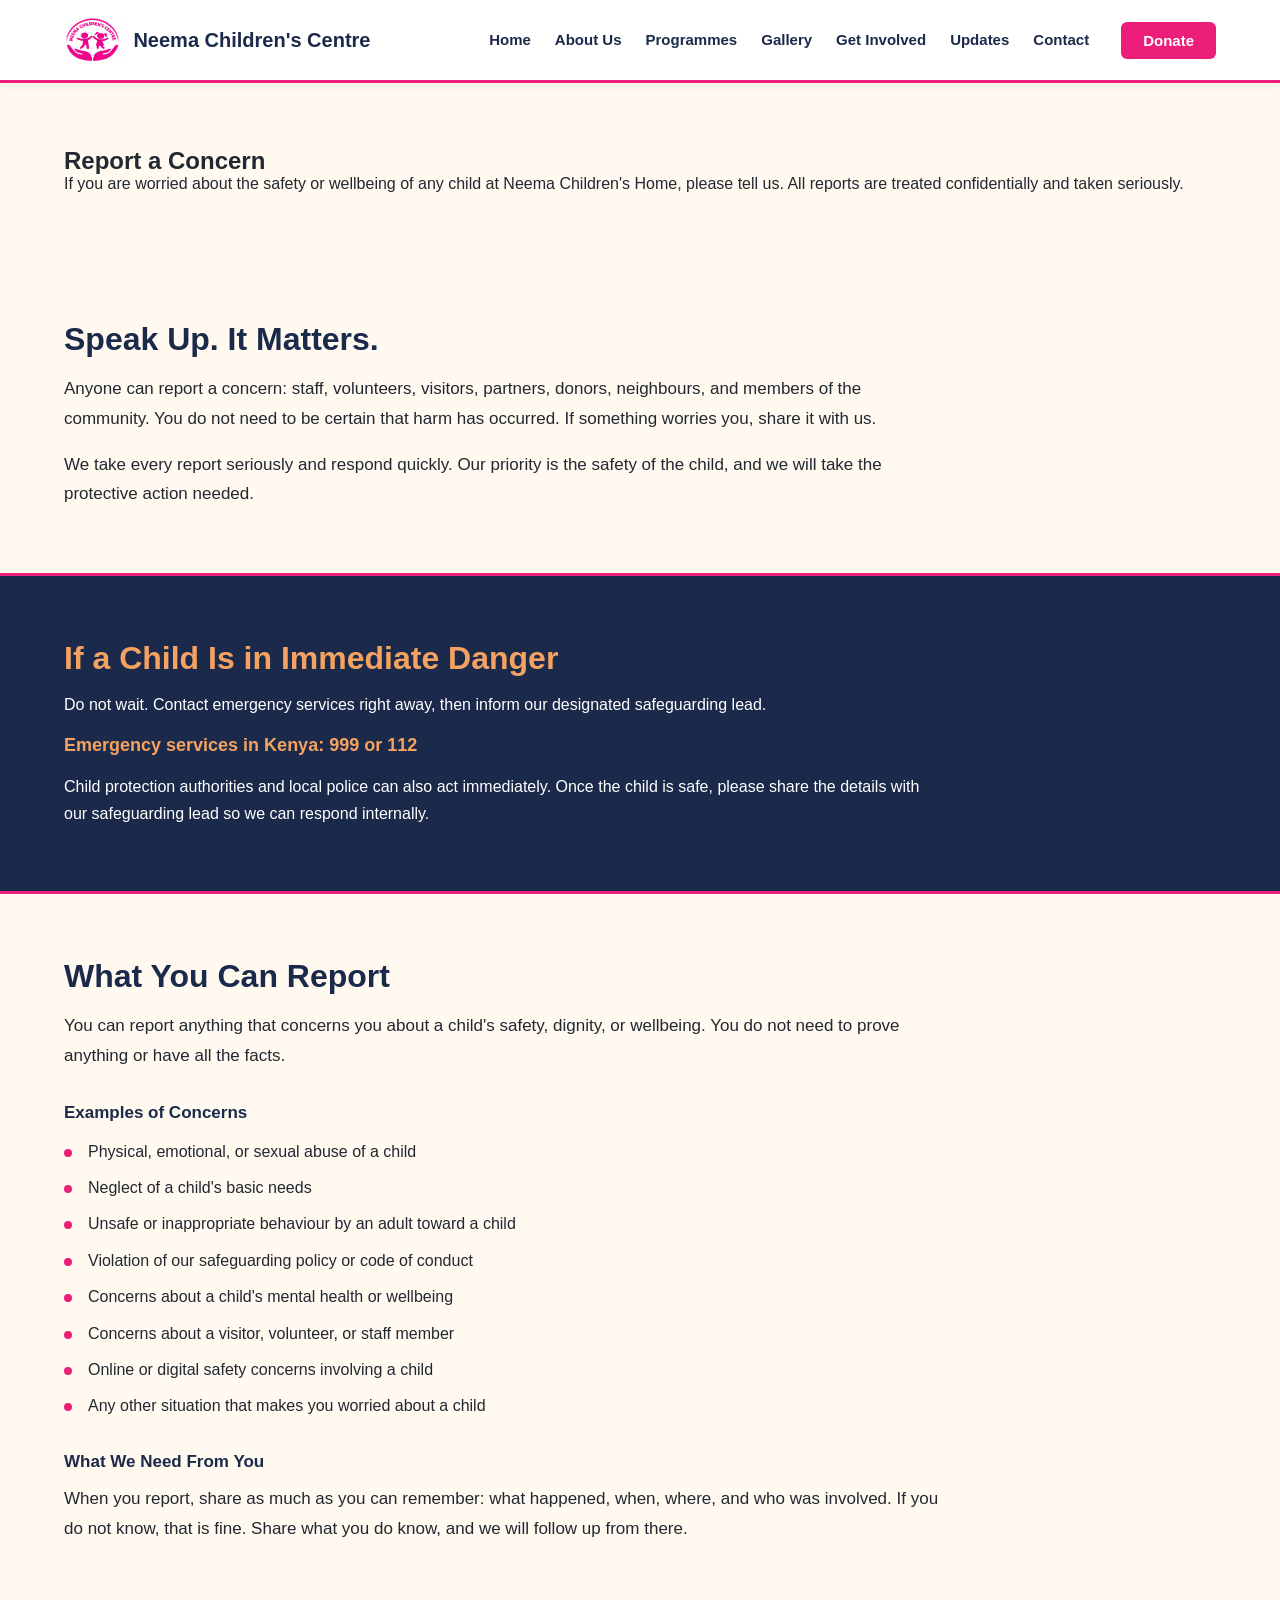
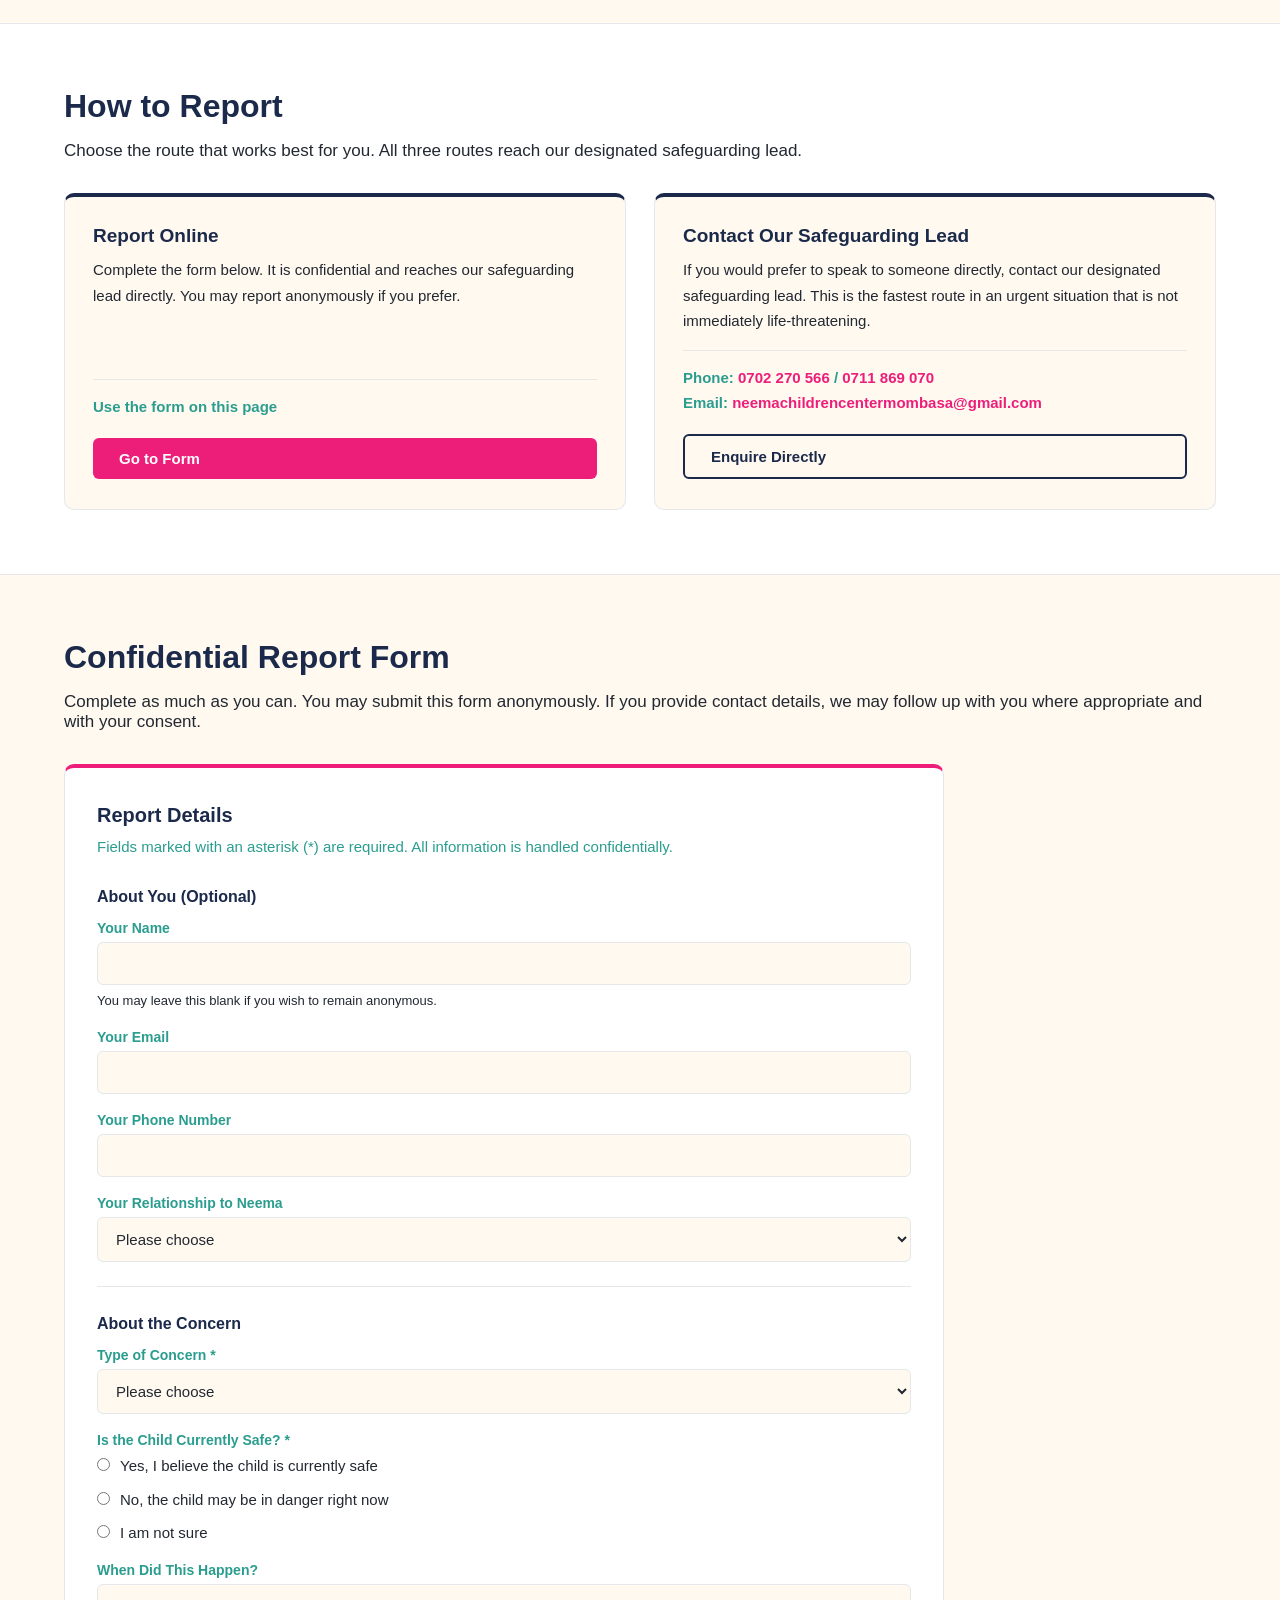
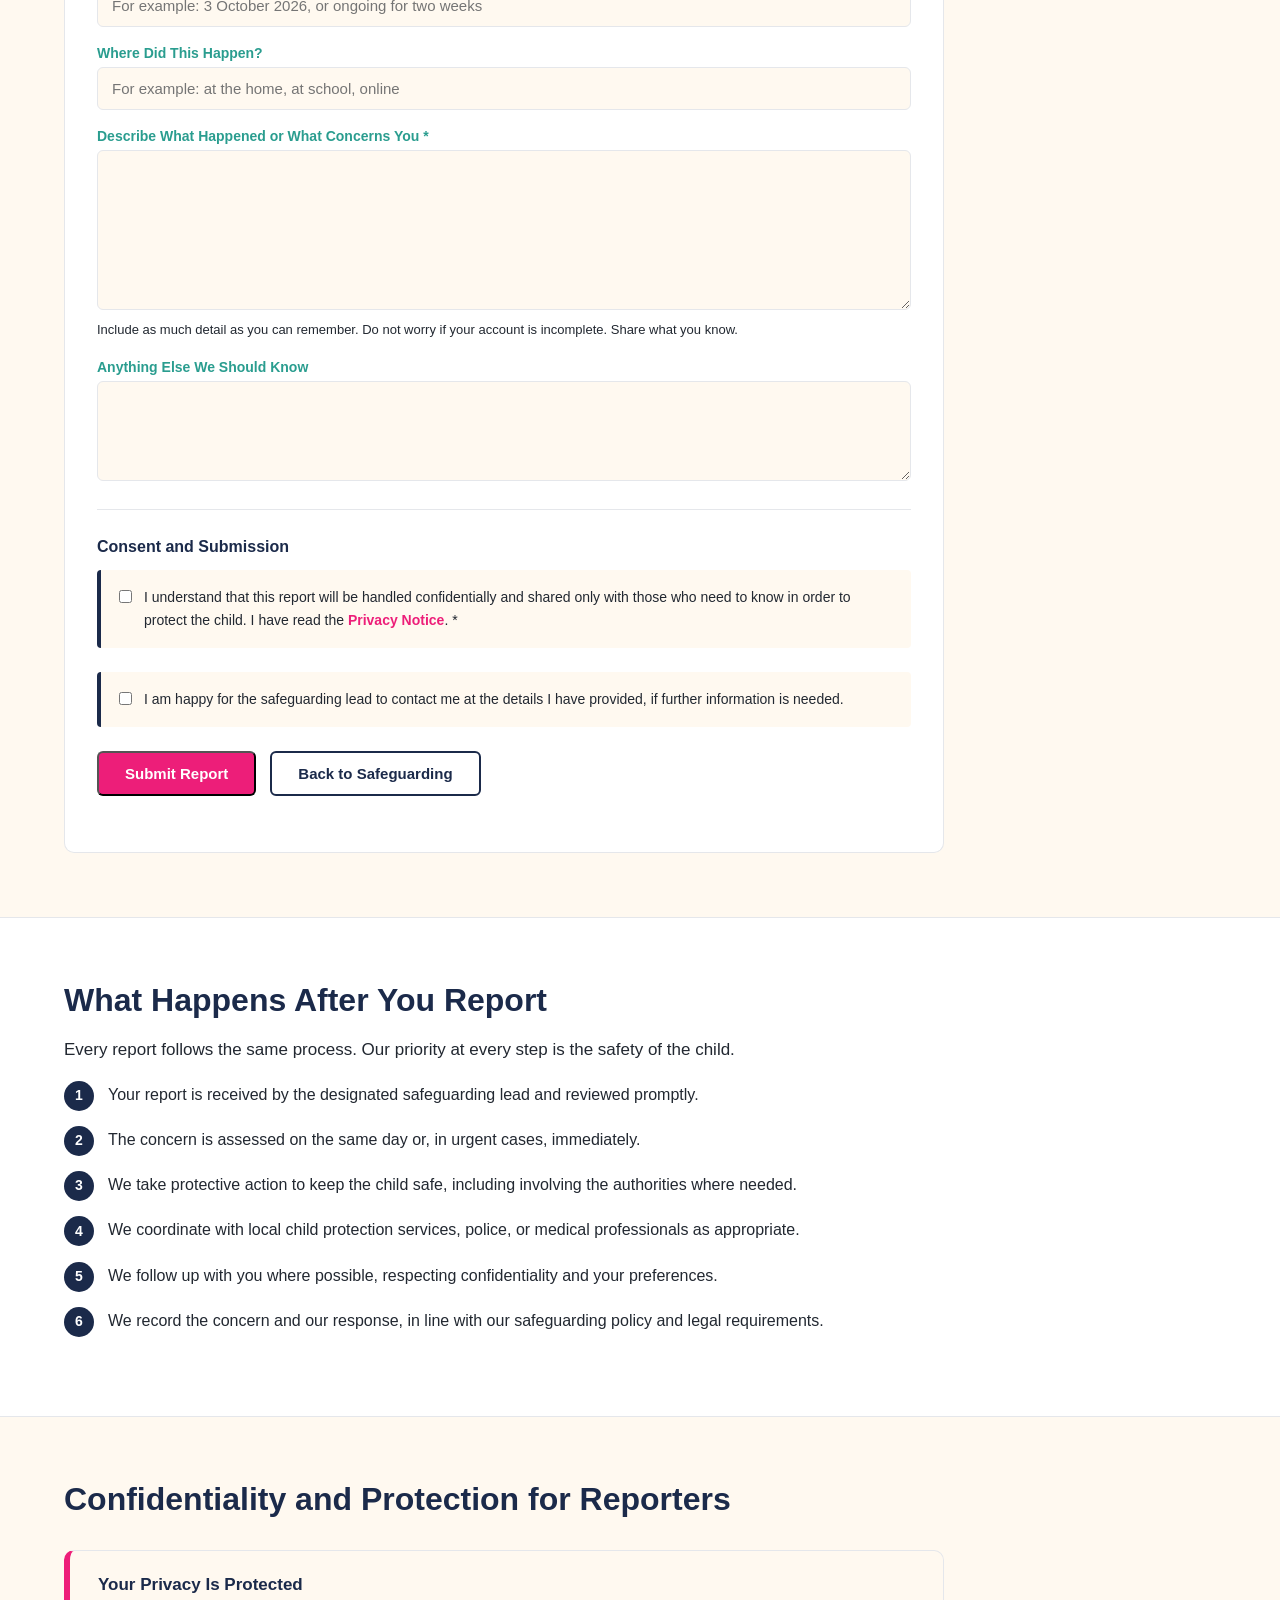
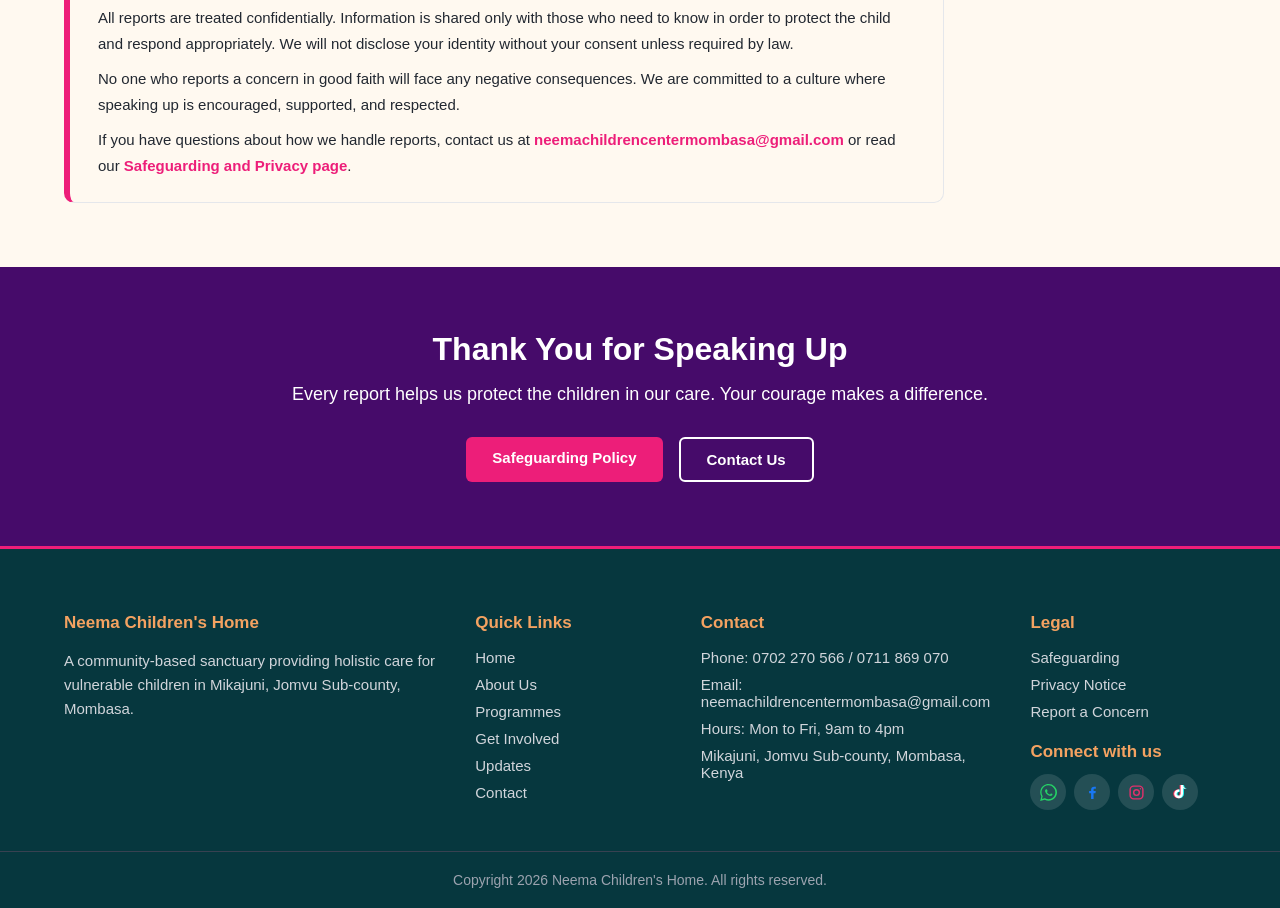
<file: report.html>
<!DOCTYPE html>
<html lang="en">
<head>
  <meta charset="UTF-8">
  <meta name="viewport" content="width=device-width, initial-scale=1.0">
  <title>Report a Concern | Neema Children's Centre</title>
  <link rel="stylesheet" href="style.css">
</head>
<body>

  <header class="site-header">
    <div class="header-inner">
      <a href="index.html" class="brand">
        <img src="images/logo.png" alt="Neema Children's Centre logo" class="brand-logo">
        <span class="brand-name">Neema Children's Centre</span>
      </a>
      <nav class="main-nav" aria-label="Main navigation">
        <ul>
          <li><a href="index.html">Home</a></li>
          <li><a href="about.html">About Us</a></li>
          <li><a href="programmes.html">Programmes</a></li>
          <li><a href="gallery.html">Gallery</a></li>
          <li><a href="get_involved.html">Get Involved</a></li>
          <li><a href="updates.html">Updates</a></li>
          <li><a href="contact.html">Contact</a></li>
                  <li class="mobile-nav-donate"><a href="donate.html">Donate</a></li>
        </ul>
      </nav>
      <a href="donate.html" class="donate-btn">Donate</a>
      <button class="menu-toggle" aria-label="Open menu" aria-expanded="false">
        <span></span><span></span><span></span>
      </button>
    </div>
  </header>

  <main>

    <!-- PAGE BANNER -->
    <section class="page-banner">
      <div class="section-inner">
        <h1>Report a Concern</h1>
        <p>If you are worried about the safety or wellbeing of any child at Neema Children's Home, please tell us. All reports are treated confidentially and taken seriously.</p>
      </div>
    </section>

    <!-- INTRO -->
    <section class="concern-intro">
      <div class="section-inner">
        <h2>Speak Up. It Matters.</h2>
        <p>Anyone can report a concern: staff, volunteers, visitors, partners, donors, neighbours, and members of the community. You do not need to be certain that harm has occurred. If something worries you, share it with us.</p>
        <p>We take every report seriously and respond quickly. Our priority is the safety of the child, and we will take the protective action needed.</p>
      </div>
    </section>

    <!-- EMERGENCY -->
    <section class="concern-emergency">
      <div class="section-inner">
        <h2>If a Child Is in Immediate Danger</h2>
        <p>Do not wait. Contact emergency services right away, then inform our designated safeguarding lead.</p>
        <p><strong>Emergency services in Kenya: 999 or 112</strong></p>
        <p>Child protection authorities and local police can also act immediately. Once the child is safe, please share the details with our safeguarding lead so we can respond internally.</p>
      </div>
    </section>

    <!-- WHAT TO REPORT -->
    <section class="concern-what">
      <div class="section-inner">
        <h2>What You Can Report</h2>
        <p>You can report anything that concerns you about a child's safety, dignity, or wellbeing. You do not need to prove anything or have all the facts.</p>

        <h3>Examples of Concerns</h3>
        <ul>
          <li>Physical, emotional, or sexual abuse of a child</li>
          <li>Neglect of a child's basic needs</li>
          <li>Unsafe or inappropriate behaviour by an adult toward a child</li>
          <li>Violation of our safeguarding policy or code of conduct</li>
          <li>Concerns about a child's mental health or wellbeing</li>
          <li>Concerns about a visitor, volunteer, or staff member</li>
          <li>Online or digital safety concerns involving a child</li>
          <li>Any other situation that makes you worried about a child</li>
        </ul>

        <h3>What We Need From You</h3>
        <p>When you report, share as much as you can remember: what happened, when, where, and who was involved. If you do not know, that is fine. Share what you do know, and we will follow up from there.</p>
      </div>
    </section>

    <!-- REPORTING ROUTES -->
    <section class="concern-routes">
      <div class="section-inner">
        <h2>How to Report</h2>
        <p class="section-lead">Choose the route that works best for you. All three routes reach our designated safeguarding lead.</p>

        <div class="route-grid">

          <div class="route-card">
            <h3>Report Online</h3>
            <p>Complete the form below. It is confidential and reaches our safeguarding lead directly. You may report anonymously if you prefer.</p>
            <span class="route-meta">Use the form on this page</span>
            <a href="#report-form" class="btn btn-primary">Go to Form</a>
          </div>

          <div class="route-card">
            <h3>Contact Our Safeguarding Lead</h3>
            <p>If you would prefer to speak to someone directly, contact our designated safeguarding lead. This is the fastest route in an urgent situation that is not immediately life-threatening.</p>
            <span class="route-meta">
              Phone: <a href="tel:0702270566">0702 270 566</a> / <a href="tel:0711869070">0711 869 070</a><br>
              Email: <a href="mailto:neemachildrencentermombasa@gmail.com">neemachildrencentermombasa@gmail.com</a>
            </span>
            <a href="contact.html?subject=safeguarding#contact-form" class="btn btn-secondary">Enquire Directly</a>
          </div>

        </div>
      </div>
    </section>

    <!-- CONCERN FORM -->
    <section class="concern-form-section" id="report-form">
      <div class="section-inner">
        <h2>Confidential Report Form</h2>
        <p class="section-lead">Complete as much as you can. You may submit this form anonymously. If you provide contact details, we may follow up with you where appropriate and with your consent.</p>

        <form action="form-submit.php" method="post" class="concern-form" id="concern-form">
          <input type="hidden" name="form_type" value="report">
          <div class="form-honeypot" aria-hidden="true"><label for="report-website">Leave this field blank<input type="text" id="report-website" name="website" tabindex="-1" autocomplete="off"></label></div>
          <div class="submission-status" id="report-form-status" role="status" aria-live="polite" hidden></div>

          <h3>Report Details</h3>
          <p>Fields marked with an asterisk (*) are required. All information is handled confidentially.</p>

          <!-- SECTION: ABOUT YOU -->
          <div class="form-section">
            <h4>About You (Optional)</h4>

            <div class="form-field">
              <label for="reporter-name">Your Name</label>
              <input type="text" id="reporter-name" name="reporter-name" autocomplete="name">
              <span class="form-help">You may leave this blank if you wish to remain anonymous.</span>
            </div>

            <div class="form-field">
              <label for="reporter-email">Your Email</label>
              <input type="email" id="reporter-email" name="reporter-email" autocomplete="email">
            </div>

            <div class="form-field">
              <label for="reporter-phone">Your Phone Number</label>
              <input type="tel" id="reporter-phone" name="reporter-phone" autocomplete="tel">
            </div>

            <div class="form-field">
              <label for="relationship">Your Relationship to Neema</label>
              <select id="relationship" name="relationship">
                <option value="">Please choose</option>
                <option value="community">Community Member</option>
                <option value="visitor">Visitor</option>
                <option value="volunteer">Volunteer</option>
                <option value="staff">Staff</option>
                <option value="partner">Partner</option>
                <option value="donor">Donor</option>
                <option value="family">Family Member of a Child</option>
                <option value="other">Other</option>
                <option value="prefer-not">Prefer Not to Say</option>
              </select>
            </div>
          </div>

          <!-- SECTION: ABOUT THE CONCERN -->
          <div class="form-section">
            <h4>About the Concern</h4>

            <div class="form-field">
              <label for="concern-type">Type of Concern *</label>
              <select id="concern-type" name="concern-type" required>
                <option value="">Please choose</option>
                <option value="physical-abuse">Physical Abuse</option>
                <option value="emotional-abuse">Emotional Abuse</option>
                <option value="sexual-abuse">Sexual Abuse</option>
                <option value="neglect">Neglect</option>
                <option value="inappropriate-conduct">Inappropriate Conduct by an Adult</option>
                <option value="policy-violation">Violation of Safeguarding Policy</option>
                <option value="mental-health">Mental Health or Wellbeing</option>
                <option value="online-safety">Online or Digital Safety</option>
                <option value="other">Other</option>
              </select>
            </div>

            <div class="form-field">
              <label for="child-involved">Is the Child Currently Safe? *</label>
              <div class="form-radio-group">
                <label>
                  <input type="radio" name="child-safe" value="yes" required>
                  Yes, I believe the child is currently safe
                </label>
                <label>
                  <input type="radio" name="child-safe" value="no">
                  No, the child may be in danger right now
                </label>
                <label>
                  <input type="radio" name="child-safe" value="unsure">
                  I am not sure
                </label>
              </div>
            </div>

            <div class="form-field">
              <label for="incident-date">When Did This Happen?</label>
              <input type="text" id="incident-date" name="incident-date" placeholder="For example: 3 October 2026, or ongoing for two weeks">
            </div>

            <div class="form-field">
              <label for="incident-location">Where Did This Happen?</label>
              <input type="text" id="incident-location" name="incident-location" placeholder="For example: at the home, at school, online">
            </div>

            <div class="form-field">
              <label for="description">Describe What Happened or What Concerns You *</label>
              <textarea id="description" name="description" required></textarea>
              <span class="form-help">Include as much detail as you can remember. Do not worry if your account is incomplete. Share what you know.</span>
            </div>

            <div class="form-field">
              <label for="other-info">Anything Else We Should Know</label>
              <textarea id="other-info" name="other-info" style="min-height: 100px;"></textarea>
            </div>
          </div>

          <!-- SECTION: CONSENT -->
          <div class="form-section">
            <h4>Consent and Submission</h4>

            <div class="concern-consent">
              <input type="checkbox" id="concern-consent" name="concern-consent" required>
              <label for="concern-consent">
                I understand that this report will be handled confidentially and shared only with those who need to know in order to protect the child. I have read the <a href="privacy.html">Privacy Notice</a>. *
              </label>
            </div>

            <div class="concern-consent">
              <input type="checkbox" id="concern-contact-consent" name="concern-contact-consent">
              <label for="concern-contact-consent">
                I am happy for the safeguarding lead to contact me at the details I have provided, if further information is needed.
              </label>
            </div>

            <div class="concern-form-actions">
              <button type="submit" class="btn btn-primary">Submit Report</button>
              <a href="safeguarding.html" class="btn btn-secondary">Back to Safeguarding</a>
            </div>
          </div>

        </form>
      </div>
    </section>

    <!-- WHAT HAPPENS NEXT -->
    <section class="concern-next">
      <div class="section-inner">
        <h2>What Happens After You Report</h2>
        <p>Every report follows the same process. Our priority at every step is the safety of the child.</p>

        <ol>
          <li>Your report is received by the designated safeguarding lead and reviewed promptly.</li>
          <li>The concern is assessed on the same day or, in urgent cases, immediately.</li>
          <li>We take protective action to keep the child safe, including involving the authorities where needed.</li>
          <li>We coordinate with local child protection services, police, or medical professionals as appropriate.</li>
          <li>We follow up with you where possible, respecting confidentiality and your preferences.</li>
          <li>We record the concern and our response, in line with our safeguarding policy and legal requirements.</li>
        </ol>
      </div>
    </section>

    <!-- CONFIDENTIALITY -->
    <section class="concern-form-section">
      <div class="section-inner">
        <h2>Confidentiality and Protection for Reporters</h2>

        <div class="concern-confidential">
          <h3>Your Privacy Is Protected</h3>
          <p>All reports are treated confidentially. Information is shared only with those who need to know in order to protect the child and respond appropriately. We will not disclose your identity without your consent unless required by law.</p>
          <p>No one who reports a concern in good faith will face any negative consequences. We are committed to a culture where speaking up is encouraged, supported, and respected.</p>
          <p>If you have questions about how we handle reports, contact us at <a href="mailto:neemachildrencentermombasa@gmail.com">neemachildrencentermombasa@gmail.com</a> or read our <a href="safeguarding.html">Safeguarding and Privacy page</a>.</p>
        </div>
      </div>
    </section>

    <!-- CTA BAND -->
    <section class="cta-band">
      <div class="section-inner">
        <h2>Thank You for Speaking Up</h2>
        <p>Every report helps us protect the children in our care. Your courage makes a difference.</p>
        <div class="hero-buttons">
          <a href="safeguarding.html" class="btn btn-primary">Safeguarding Policy</a>
          <a href="contact.html" class="btn btn-secondary">Contact Us</a>
        </div>
      </div>
    </section>

  </main>

  <footer class="site-footer">
    <div class="footer-inner">
      <div class="footer-column footer-brand">
        <h3>Neema Children's Home</h3>
        <p>A community-based sanctuary providing holistic care for vulnerable children in Mikajuni, Jomvu Sub-county, Mombasa.</p>
      </div>
      <div class="footer-column">
        <h4>Quick Links</h4>
        <ul>
          <li><a href="index.html">Home</a></li>
          <li><a href="about.html">About Us</a></li>
          <li><a href="programmes.html">Programmes</a></li>
          <li><a href="get_involved.html">Get Involved</a></li>
          <li><a href="updates.html">Updates</a></li>
          <li><a href="contact.html">Contact</a></li>
        </ul>
      </div>
      <div class="footer-column">
        <h4>Contact</h4>
        <ul>
          <li>Phone: <a href="tel:0702270566">0702 270 566</a> / <a href="tel:0711869070">0711 869 070</a></li>
          <li>Email: <a href="mailto:neemachildrencentermombasa@gmail.com">neemachildrencentermombasa@gmail.com</a></li>
          <li>Hours: Mon to Fri, 9am to 4pm</li>
          <li>Mikajuni, Jomvu Sub-county, Mombasa, Kenya</li>
        </ul>
      </div>
      <div class="footer-column">
        <h4>Legal</h4>
        <ul>
          <li><a href="safeguarding.html">Safeguarding</a></li>
          <li><a href="privacy.html">Privacy Notice</a></li>
          <li><a href="report.html">Report a Concern</a></li>
        </ul>
          <h4 class="footer-social-title">Connect with us</h4>
          <div class="footer-social" aria-label="Social media">
            <a class="footer-social-icon" href="https://wa.me/254702270566" aria-label="Chat with us on WhatsApp" title="Chat with us on WhatsApp" target="_blank" rel="noopener noreferrer"><svg viewBox="0 0 24 24" aria-hidden="true"><path d="M20.5 3.5A11.8 11.8 0 0 0 12.1 0C5.6 0 .3 5.3.3 11.8c0 2.1.6 4.1 1.6 5.9L.2 24l6.5-1.7a11.8 11.8 0 0 0 5.4 1.3h.1c6.5 0 11.8-5.3 11.8-11.8 0-3.1-1.2-6.1-3.5-8.3ZM12.2 21.6h-.1a9.8 9.8 0 0 1-5-1.4l-.4-.2-3.9 1 1-3.8-.2-.4a9.8 9.8 0 0 1-1.5-5.1c0-5.4 4.4-9.8 9.8-9.8 2.6 0 5.1 1 6.9 2.9a9.7 9.7 0 0 1 2.9 6.9c0 5.4-4.4 9.8-9.7 9.8Zm5.4-7.3c-.3-.1-1.6-.8-1.9-.9-.2-.1-.4-.1-.6.2-.2.3-.7.9-.9 1.1-.2.2-.3.2-.6.1-.3-.1-1.1-.4-2.2-1.3-.8-.7-1.3-1.6-1.5-1.8-.2-.3 0-.4.1-.6l.4-.5c.1-.2.2-.3.3-.5.1-.2 0-.4 0-.5-.1-.1-.6-1.4-.9-1.9-.2-.5-.5-.4-.6-.4h-.5c-.2 0-.5.1-.7.3-.2.3-.9.9-.9 2.1s.9 2.4 1 2.6c.1.2 1.8 2.8 4.4 3.9.6.3 1.1.4 1.5.5.6.2 1.2.2 1.6.1.5-.1 1.6-.7 1.8-1.3.2-.6.2-1.1.2-1.3-.1-.1-.3-.2-.6-.3Z"/></svg></a>
            <span class="footer-social-icon" role="img" aria-label="Facebook" title="Facebook">
              <svg viewBox="0 0 24 24" aria-hidden="true"><path d="M13.5 21v-8h2.7l.4-3h-3.1V8.1c0-.9.3-1.5 1.5-1.5h1.7V3.9c-.3 0-1.3-.1-2.5-.1-2.5 0-4.2 1.5-4.2 4.3V10H7.2v3H10v8h3.5Z"/></svg>
            </span>
            <span class="footer-social-icon" role="img" aria-label="Instagram" title="Instagram">
              <svg viewBox="0 0 24 24" aria-hidden="true"><rect x="3" y="3" width="18" height="18" rx="5"/><circle cx="12" cy="12" r="4"/><circle class="footer-instagram-dot" cx="17.5" cy="6.8" r="1"/></svg>
            </span>
            <span class="footer-social-icon" role="img" aria-label="TikTok" title="TikTok">
              <svg viewBox="0 0 24 24" aria-hidden="true"><path d="M19.6 7.2a6.5 6.5 0 0 1-4.1-1.5v8.1a6.2 6.2 0 1 1-5.4-6.1v3.3a2.9 2.9 0 1 0 2.1 2.8V1.5h3.3c.2 2.6 1.8 4.7 4.1 5.5v.2Z"/></svg>
            </span>
          </div>
      </div>
    </div>
    <div class="footer-bottom">
      <p>Copyright 2026 Neema Children's Home. All rights reserved.</p>
    </div>
  </footer>

  <script>
        const toggle = document.querySelector('.menu-toggle');
    const nav = document.querySelector('.main-nav');
    const header = document.querySelector('.site-header');

    if (toggle && nav && header) {
      function setMenuOpen(isOpen) {
        nav.classList.toggle('open', isOpen);
        header.classList.toggle('menu-open', isOpen);
        toggle.setAttribute('aria-expanded', String(isOpen));
        toggle.setAttribute('aria-label', isOpen ? 'Close menu' : 'Open menu');
      }

      toggle.addEventListener('click', (event) => {
        event.stopPropagation();
        setMenuOpen(toggle.getAttribute('aria-expanded') !== 'true');
      });

      document.addEventListener('click', (event) => {
        if (!header.contains(event.target)) setMenuOpen(false);
        if (nav.contains(event.target) && event.target.closest('a')) setMenuOpen(false);
      });

      document.addEventListener('keydown', (event) => {
        if (event.key === 'Escape' && toggle.getAttribute('aria-expanded') === 'true') {
          setMenuOpen(false);
          toggle.focus();
        }
      });
    }
  </script>


  <script>
    (function () {
      const form = document.getElementById('concern-form');
      const status = document.getElementById('report-form-status');
      if (!form || !status) return;

      function showStatus(message, isSuccess) {
        status.hidden = false;
        status.className = 'submission-status ' + (isSuccess ? 'is-success' : 'is-error');
        status.textContent = message;
      }

      if (new URLSearchParams(window.location.search).get('submission') === 'sent') {
        showStatus('Thank you. Your report has been sent directly to our safeguarding lead. If a child is in immediate danger, contact emergency services in Kenya on 999 or 112.', true);
      }

      form.addEventListener('submit', async function (event) {
        event.preventDefault();
        if (!form.reportValidity()) return;
        const submitButton = form.querySelector('button[type="submit"]');
        submitButton.disabled = true;
        submitButton.textContent = 'Sending report...';

        try {
          const response = await fetch(form.action, {
            method: 'POST',
            body: new FormData(form),
            headers: { 'Accept': 'application/json' }
          });
          const result = await response.json();
          if (!response.ok || !result.success) throw new Error(result.message || 'Your report could not be sent. Please try again.');
          form.reset();
          showStatus('Thank you. Your report has been sent directly to our safeguarding lead. If a child is in immediate danger, contact emergency services in Kenya on 999 or 112.', true);
          status.scrollIntoView({ behavior: 'smooth', block: 'center' });
        } catch (error) {
          showStatus(error.message || 'We could not send your report. Please try again or email neemachildrencentermombasa@gmail.com.', false);
        } finally {
          submitButton.disabled = false;
          submitButton.textContent = 'Submit Report';
        }
      });
    }());
  </script>
<script>
  (function () {
    const reducedMotion = window.matchMedia('(prefers-reduced-motion: reduce)');

    document.addEventListener('pointerdown', function (event) {
      const button = event.target.closest('button, .btn, .donate-btn, .home-button, .share-btn');
      if (!button || reducedMotion.matches) return;

      const bounds = button.getBoundingClientRect();
      const centerX = event.clientX || bounds.left + bounds.width / 2;
      const centerY = event.clientY || bounds.top + bounds.height / 2;
      const sparkleColors = ['#ED1E79', '#F7BD3D', '#FFFFFF', '#3D7890'];

      for (let index = 0; index < 8; index += 1) {
        const sparkle = document.createElement('span');
        const angle = (Math.PI * 2 * index) / 8;
        const distance = 24 + Math.random() * 22;
        sparkle.className = 'home-button-sparkle';
        sparkle.setAttribute('aria-hidden', 'true');
        sparkle.textContent = index % 2 === 0 ? '✦' : '✧';
        sparkle.style.left = centerX + 'px';
        sparkle.style.top = centerY + 'px';
        sparkle.style.color = sparkleColors[index % sparkleColors.length];
        sparkle.style.setProperty('--sparkle-x', Math.cos(angle) * distance + 'px');
        sparkle.style.setProperty('--sparkle-y', Math.sin(angle) * distance + 'px');
        document.body.appendChild(sparkle);
        window.setTimeout(function () { sparkle.remove(); }, 700);
      }
    }, true);
  }());
</script>
</body>
</html>
</file>
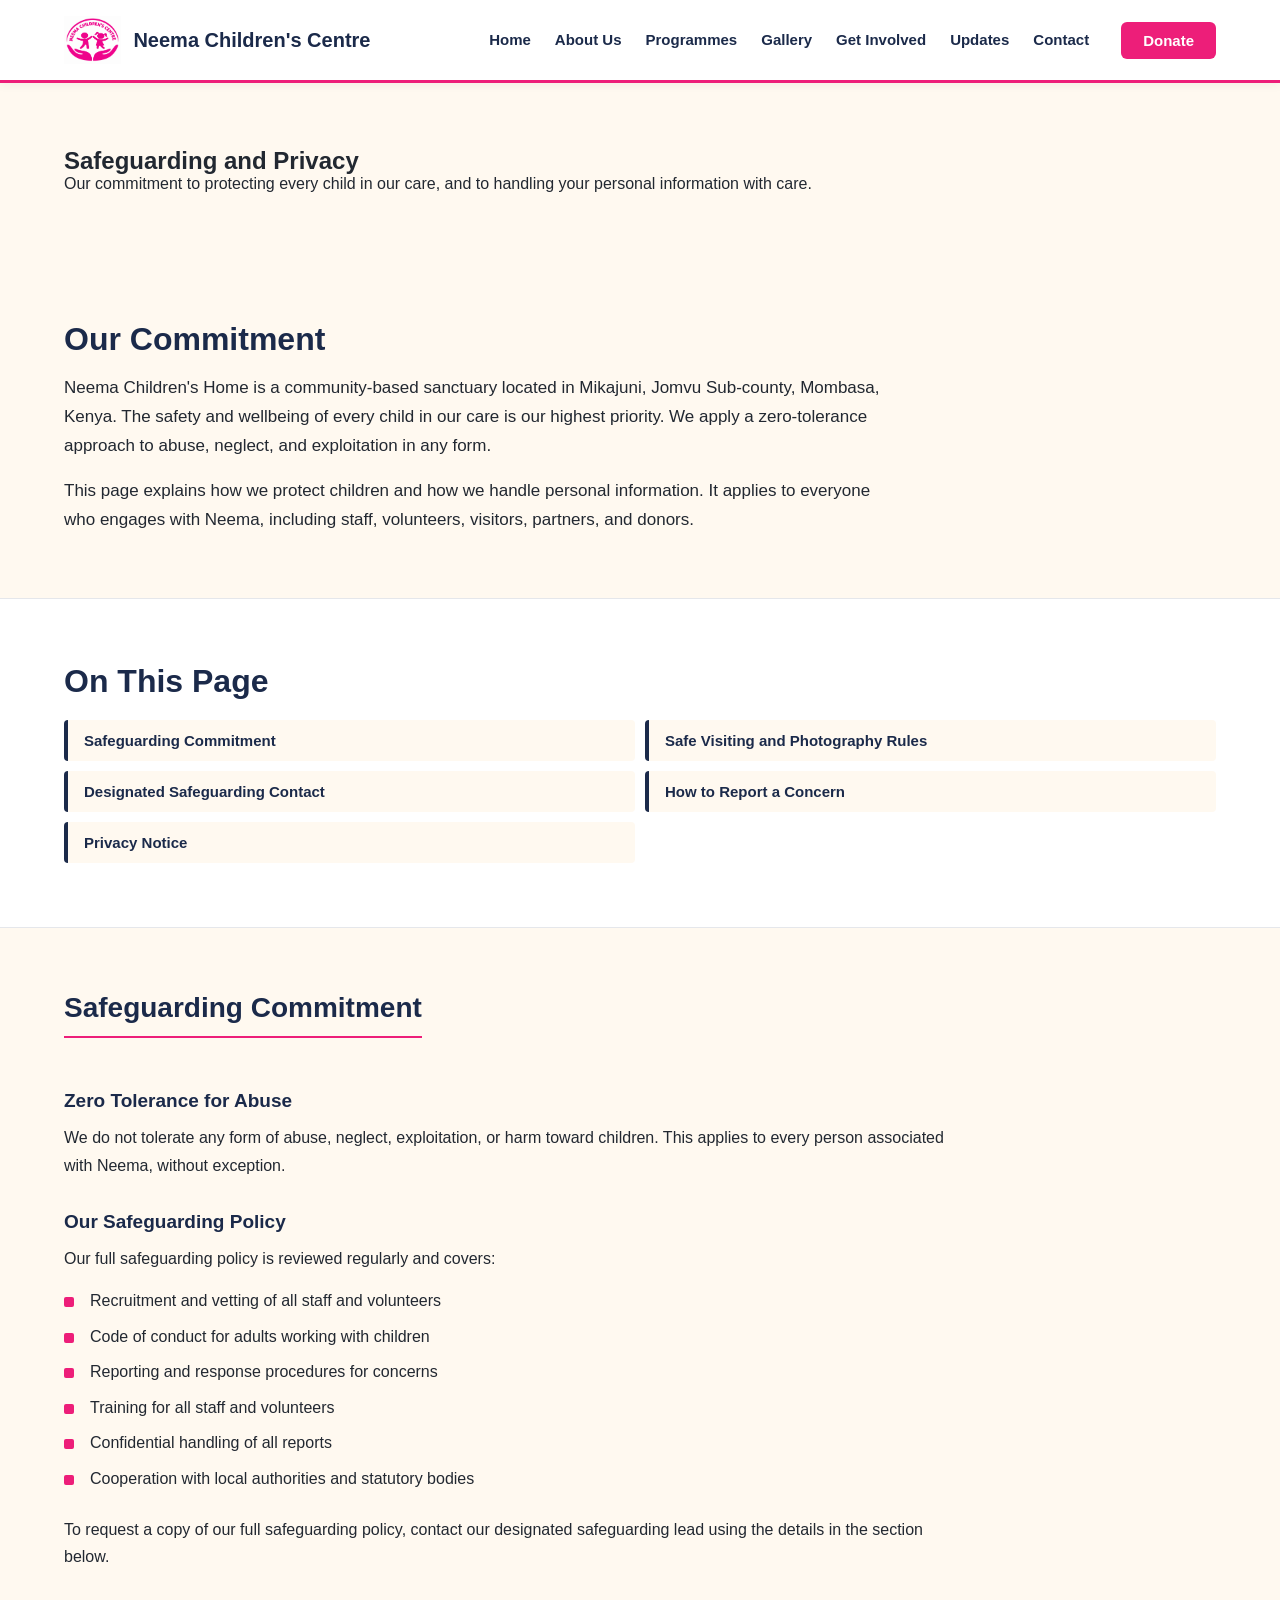
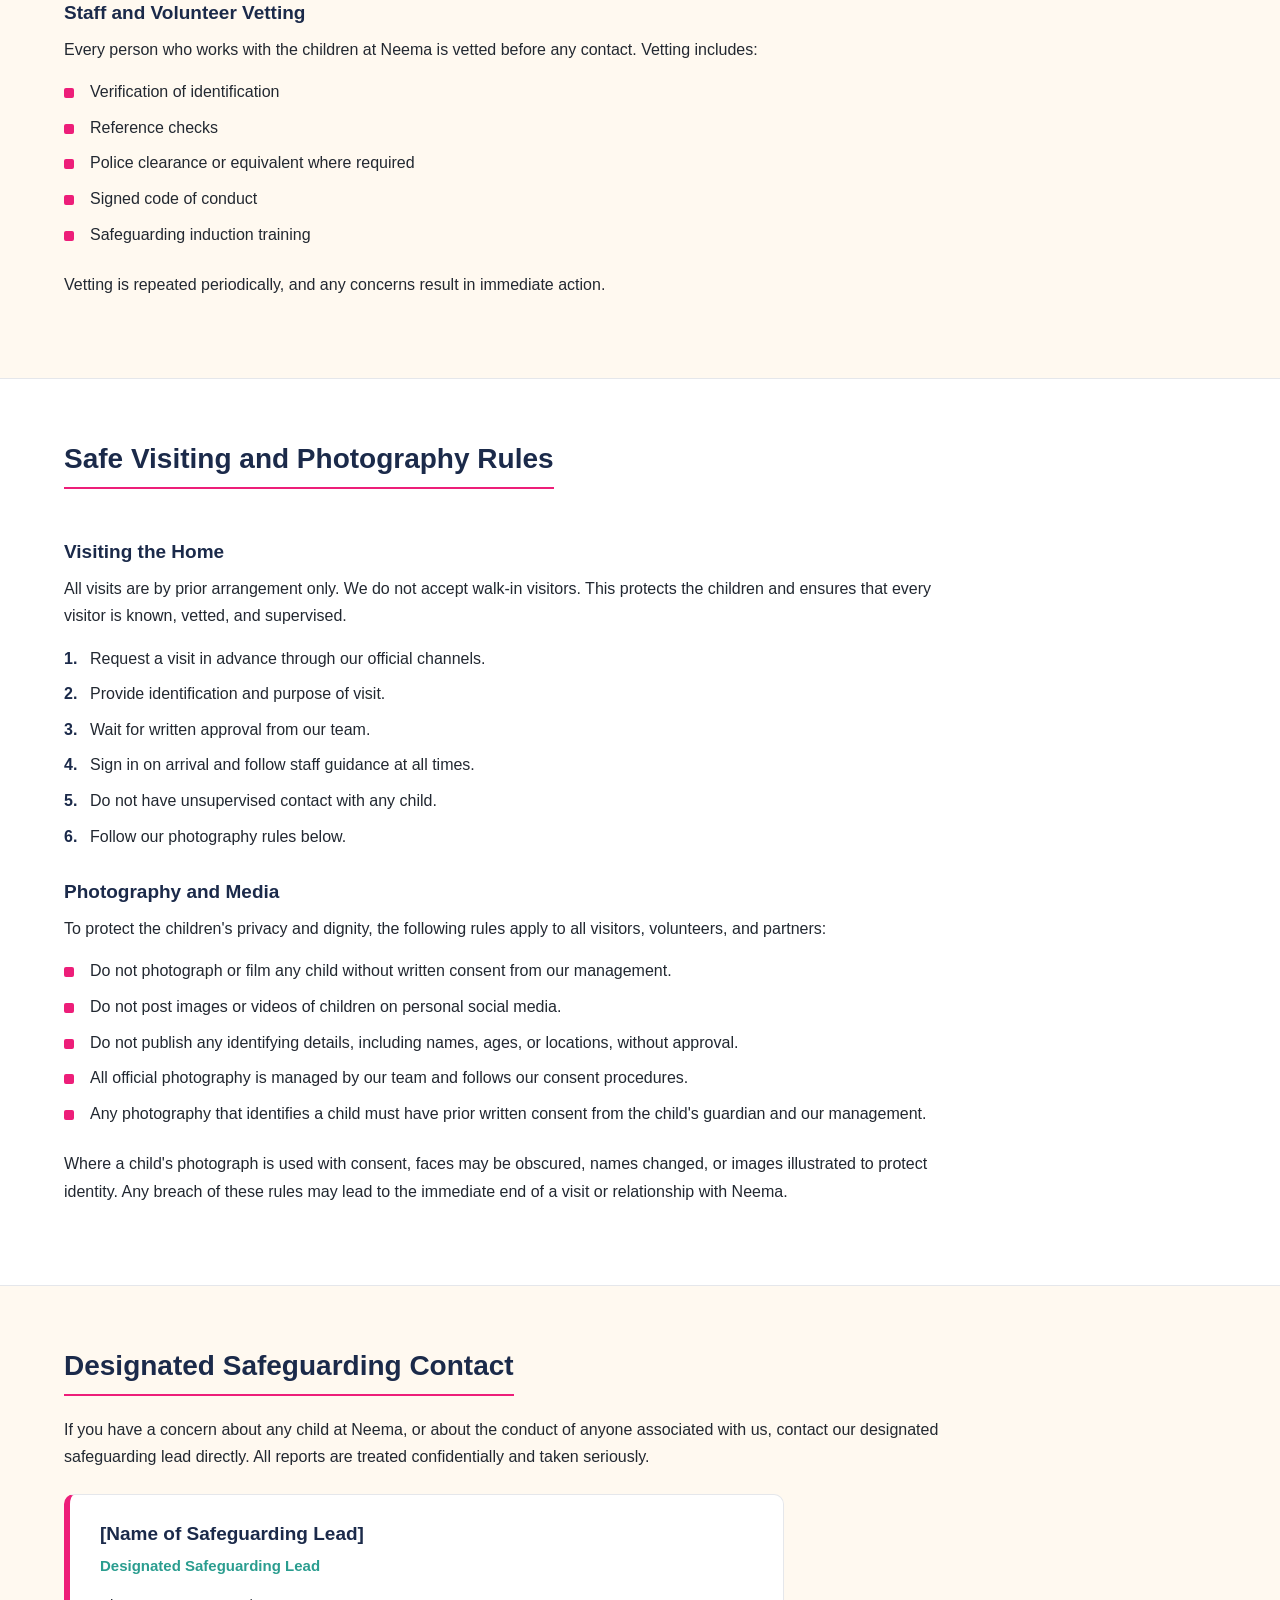
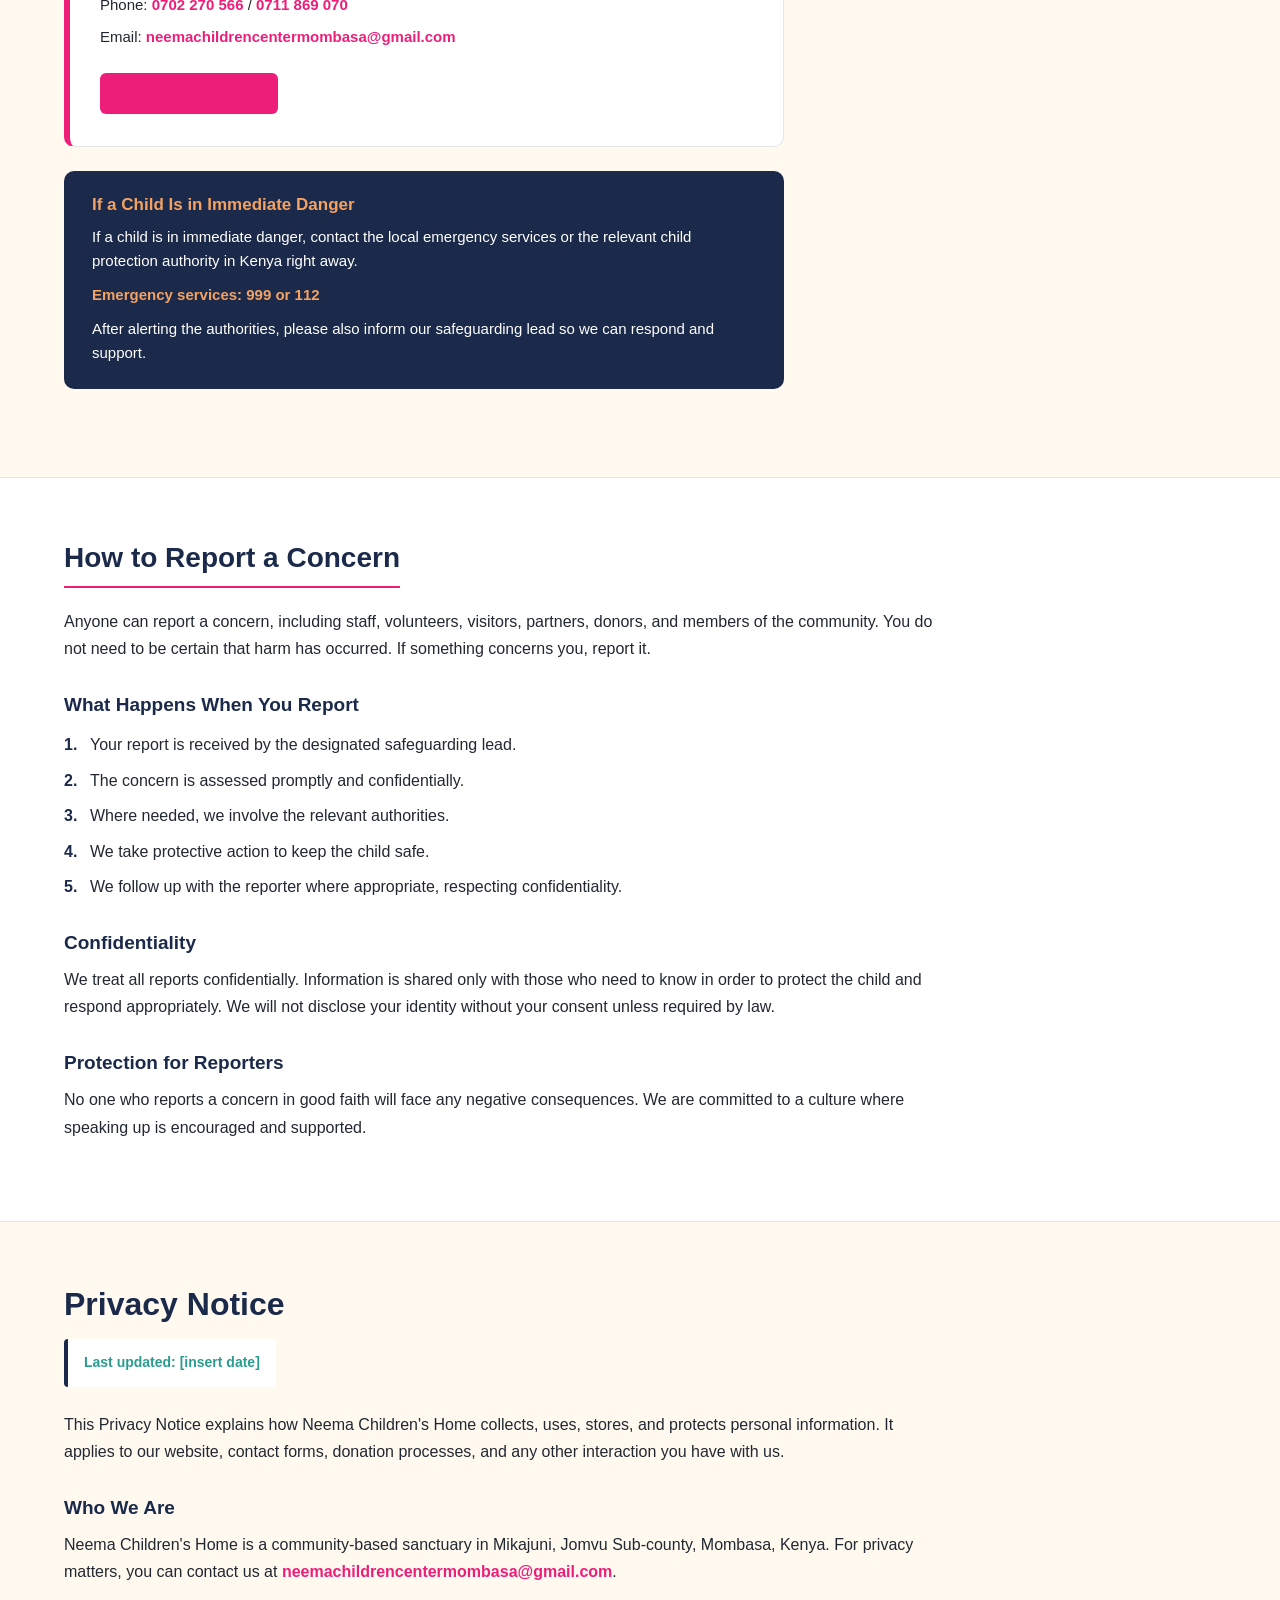
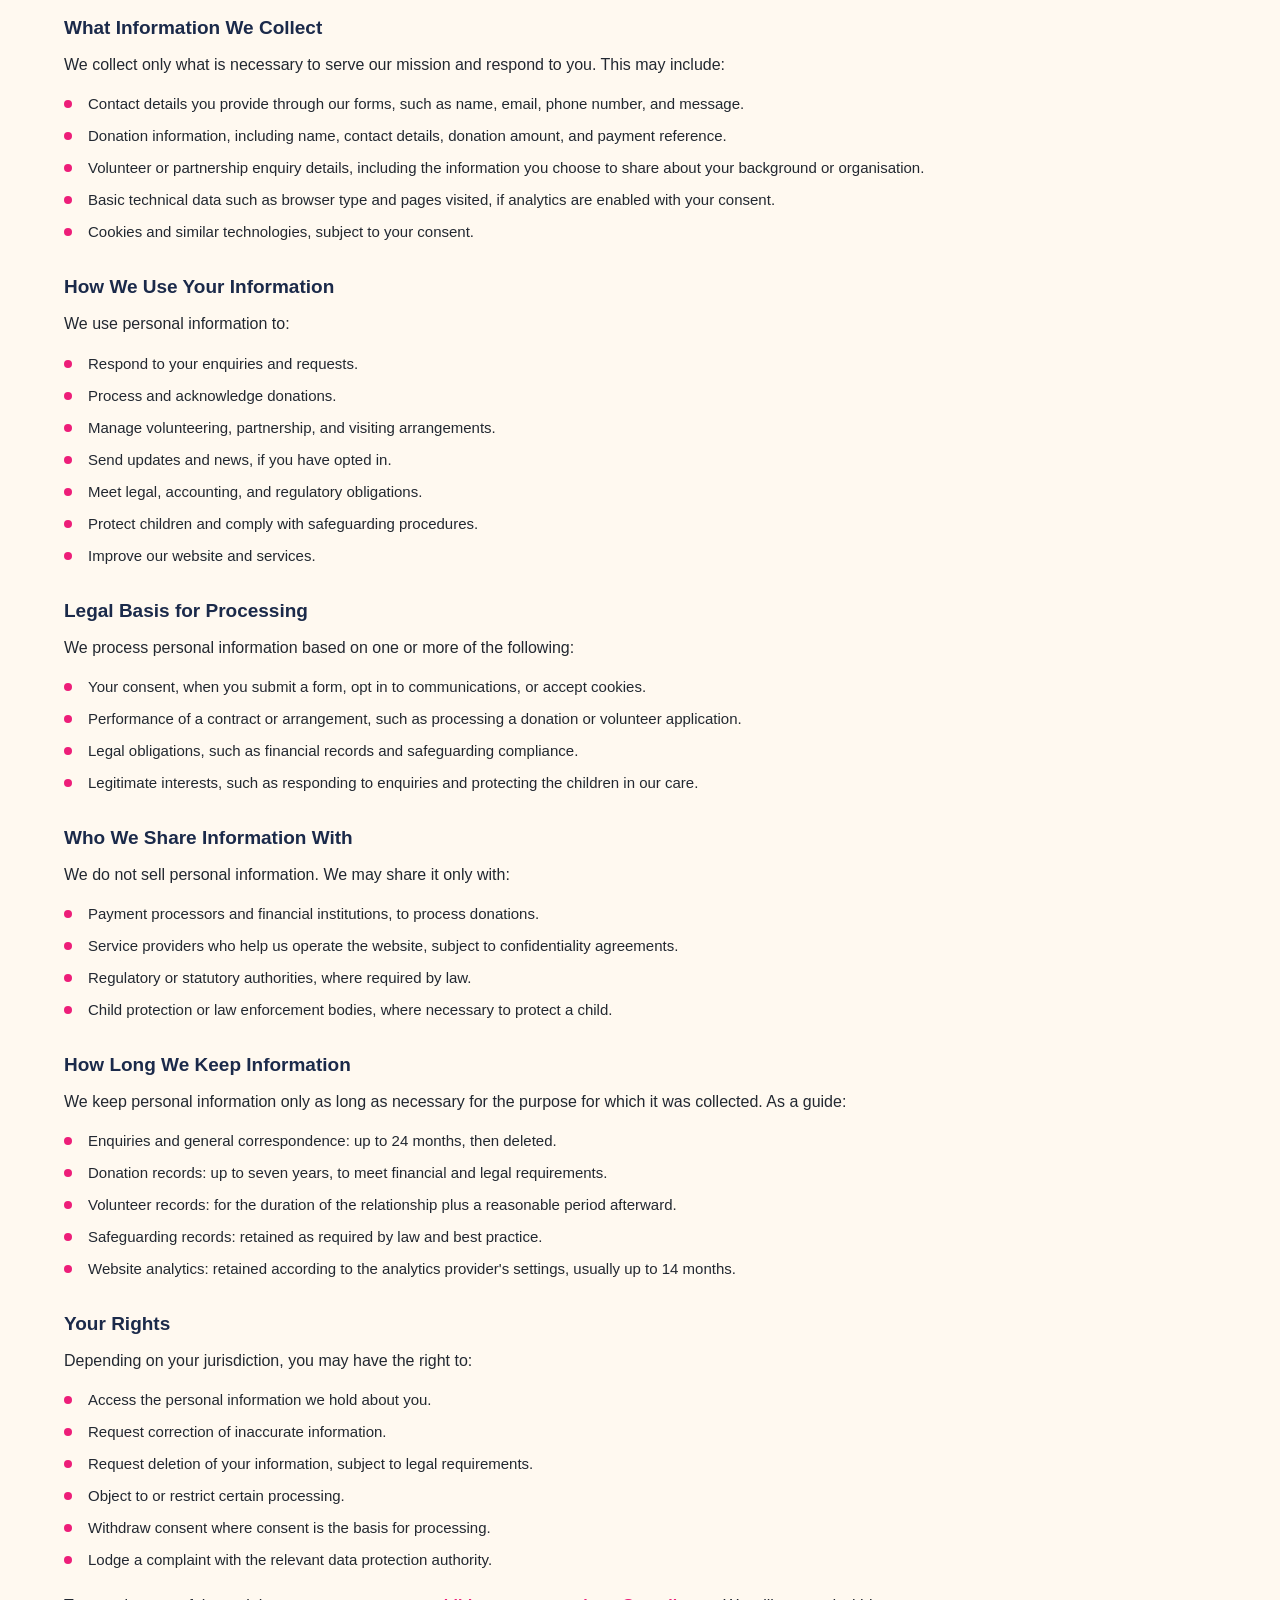
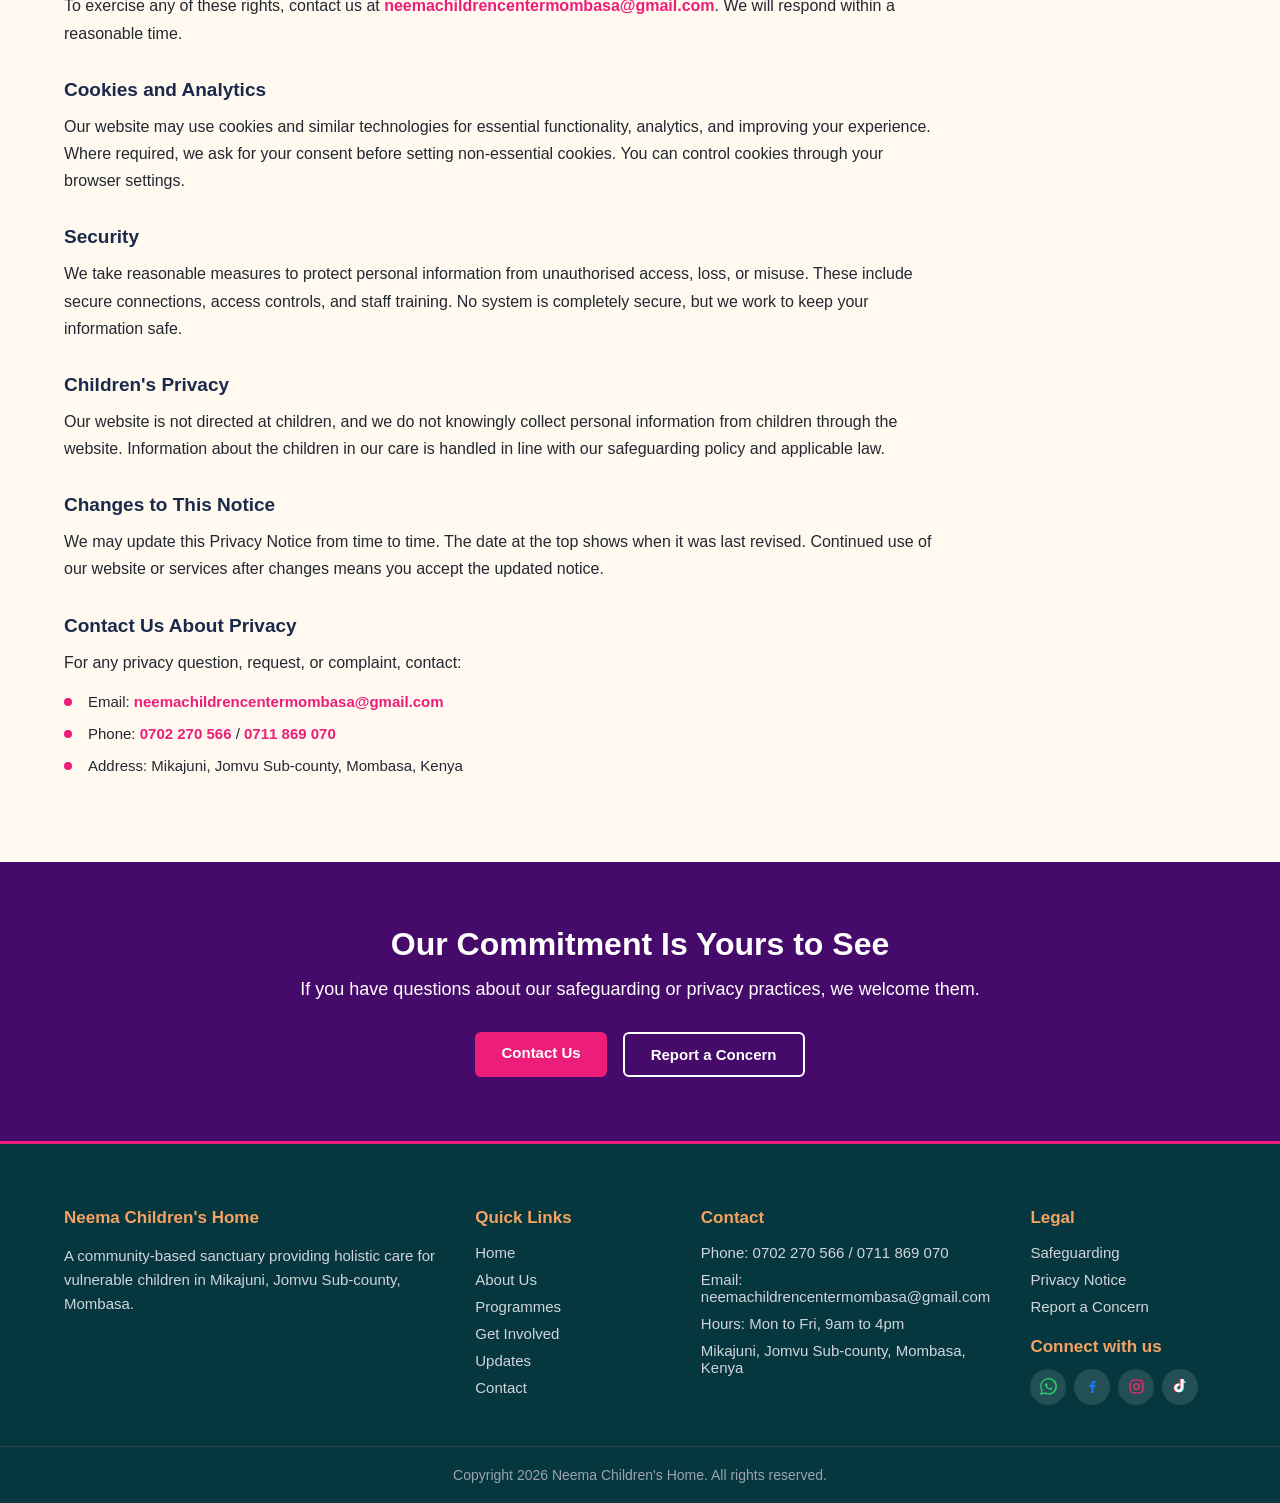
<file: safeguarding.html>
<!DOCTYPE html>
<html lang="en">
<head>
  <meta charset="UTF-8">
  <meta name="viewport" content="width=device-width, initial-scale=1.0">
  <title>Safeguarding and Privacy | Neema Children's Centre</title>
  <link rel="stylesheet" href="style.css">
</head>
<body>

  <header class="site-header">
    <div class="header-inner">
      <a href="index.html" class="brand">
        <img src="images/logo.png" alt="Neema Children's Centre logo" class="brand-logo">
        <span class="brand-name">Neema Children's Centre</span>
      </a>
      <nav class="main-nav" aria-label="Main navigation">
        <ul>
          <li><a href="index.html">Home</a></li>
          <li><a href="about.html">About Us</a></li>
          <li><a href="programmes.html">Programmes</a></li>
          <li><a href="gallery.html">Gallery</a></li>
          <li><a href="get_involved.html">Get Involved</a></li>
          <li><a href="updates.html">Updates</a></li>
          <li><a href="contact.html">Contact</a></li>
                  <li class="mobile-nav-donate"><a href="donate.html">Donate</a></li>
        </ul>
      </nav>
      <a href="donate.html" class="donate-btn">Donate</a>
      <button class="menu-toggle" aria-label="Open menu" aria-expanded="false">
        <span></span><span></span><span></span>
      </button>
    </div>
  </header>

  <main>

    <!-- PAGE BANNER -->
    <section class="page-banner">
      <div class="section-inner">
        <h1>Safeguarding and Privacy</h1>
        <p>Our commitment to protecting every child in our care, and to handling your personal information with care.</p>
      </div>
    </section>

    <!-- INTRO -->
    <section class="safeguarding-intro">
      <div class="section-inner">
        <h2>Our Commitment</h2>
        <p>Neema Children's Home is a community-based sanctuary located in Mikajuni, Jomvu Sub-county, Mombasa, Kenya. The safety and wellbeing of every child in our care is our highest priority. We apply a zero-tolerance approach to abuse, neglect, and exploitation in any form.</p>
        <p>This page explains how we protect children and how we handle personal information. It applies to everyone who engages with Neema, including staff, volunteers, visitors, partners, and donors.</p>
      </div>
    </section>

    <!-- TABLE OF CONTENTS -->
    <section class="safeguarding-toc">
      <div class="section-inner">
        <h2>On This Page</h2>
        <ul class="toc-list">
          <li><a href="#commitment">Safeguarding Commitment</a></li>
          <li><a href="#visiting">Safe Visiting and Photography Rules</a></li>
          <li><a href="#contact">Designated Safeguarding Contact</a></li>
          <li><a href="#reporting">How to Report a Concern</a></li>
          <li><a href="#privacy">Privacy Notice</a></li>
        </ul>
      </div>
    </section>

    <!-- SAFEGUARDING COMMITMENT -->
    <section class="safeguarding-section" id="commitment">
      <div class="section-inner">
        <h2>Safeguarding Commitment</h2>

        <h3>Zero Tolerance for Abuse</h3>
        <p>We do not tolerate any form of abuse, neglect, exploitation, or harm toward children. This applies to every person associated with Neema, without exception.</p>

        <h3>Our Safeguarding Policy</h3>
        <p>Our full safeguarding policy is reviewed regularly and covers:</p>
        <ul>
          <li>Recruitment and vetting of all staff and volunteers</li>
          <li>Code of conduct for adults working with children</li>
          <li>Reporting and response procedures for concerns</li>
          <li>Training for all staff and volunteers</li>
          <li>Confidential handling of all reports</li>
          <li>Cooperation with local authorities and statutory bodies</li>
        </ul>
        <p>To request a copy of our full safeguarding policy, contact our designated safeguarding lead using the details in the section below.</p>

        <h3>Staff and Volunteer Vetting</h3>
        <p>Every person who works with the children at Neema is vetted before any contact. Vetting includes:</p>
        <ul>
          <li>Verification of identification</li>
          <li>Reference checks</li>
          <li>Police clearance or equivalent where required</li>
          <li>Signed code of conduct</li>
          <li>Safeguarding induction training</li>
        </ul>
        <p>Vetting is repeated periodically, and any concerns result in immediate action.</p>
      </div>
    </section>

    <!-- SAFE VISITING AND PHOTOGRAPHY RULES -->
    <section class="safeguarding-section alt-white" id="visiting">
      <div class="section-inner">
        <h2>Safe Visiting and Photography Rules</h2>

        <h3>Visiting the Home</h3>
        <p>All visits are by prior arrangement only. We do not accept walk-in visitors. This protects the children and ensures that every visitor is known, vetted, and supervised.</p>
        <ol>
          <li>Request a visit in advance through our official channels.</li>
          <li>Provide identification and purpose of visit.</li>
          <li>Wait for written approval from our team.</li>
          <li>Sign in on arrival and follow staff guidance at all times.</li>
          <li>Do not have unsupervised contact with any child.</li>
          <li>Follow our photography rules below.</li>
        </ol>

        <h3>Photography and Media</h3>
        <p>To protect the children's privacy and dignity, the following rules apply to all visitors, volunteers, and partners:</p>
        <ul>
          <li>Do not photograph or film any child without written consent from our management.</li>
          <li>Do not post images or videos of children on personal social media.</li>
          <li>Do not publish any identifying details, including names, ages, or locations, without approval.</li>
          <li>All official photography is managed by our team and follows our consent procedures.</li>
          <li>Any photography that identifies a child must have prior written consent from the child's guardian and our management.</li>
        </ul>
        <p>Where a child's photograph is used with consent, faces may be obscured, names changed, or images illustrated to protect identity. Any breach of these rules may lead to the immediate end of a visit or relationship with Neema.</p>
      </div>
    </section>

    <!-- DESIGNATED SAFEGUARDING CONTACT -->
    <section class="safeguarding-section" id="contact">
      <div class="section-inner">
        <h2>Designated Safeguarding Contact</h2>
        <p>If you have a concern about any child at Neema, or about the conduct of anyone associated with us, contact our designated safeguarding lead directly. All reports are treated confidentially and taken seriously.</p>

        <div class="safeguarding-contact-card">
          <h3>[Name of Safeguarding Lead]</h3>
          <p>Designated Safeguarding Lead</p>
          <ul>
            <li>Phone: <a href="tel:0702270566">0702 270 566</a> / <a href="tel:0711869070">0711 869 070</a></li>
            <li>Email: <a href="mailto:neemachildrencentermombasa@gmail.com">neemachildrencentermombasa@gmail.com</a></li>
          </ul>
          <a href="report.html" class="btn btn-primary">Report a Concern</a>
        </div>

        <div class="emergency-box">
          <h3>If a Child Is in Immediate Danger</h3>
          <p>If a child is in immediate danger, contact the local emergency services or the relevant child protection authority in Kenya right away.</p>
          <p><strong>Emergency services: 999 or 112</strong></p>
          <p>After alerting the authorities, please also inform our safeguarding lead so we can respond and support.</p>
        </div>
      </div>
    </section>

    <!-- REPORTING A CONCERN -->
    <section class="safeguarding-section alt-white" id="reporting">
      <div class="section-inner">
        <h2>How to Report a Concern</h2>
        <p>Anyone can report a concern, including staff, volunteers, visitors, partners, donors, and members of the community. You do not need to be certain that harm has occurred. If something concerns you, report it.</p>

        <h3>What Happens When You Report</h3>
        <ol>
          <li>Your report is received by the designated safeguarding lead.</li>
          <li>The concern is assessed promptly and confidentially.</li>
          <li>Where needed, we involve the relevant authorities.</li>
          <li>We take protective action to keep the child safe.</li>
          <li>We follow up with the reporter where appropriate, respecting confidentiality.</li>
        </ol>

        <h3>Confidentiality</h3>
        <p>We treat all reports confidentially. Information is shared only with those who need to know in order to protect the child and respond appropriately. We will not disclose your identity without your consent unless required by law.</p>

        <h3>Protection for Reporters</h3>
        <p>No one who reports a concern in good faith will face any negative consequences. We are committed to a culture where speaking up is encouraged and supported.</p>
      </div>
    </section>

    <!-- PRIVACY NOTICE -->
    <section class="privacy-notice" id="privacy">
      <div class="section-inner">
        <h2>Privacy Notice</h2>
        <p class="last-updated">Last updated: [insert date]</p>

        <p>This Privacy Notice explains how Neema Children's Home collects, uses, stores, and protects personal information. It applies to our website, contact forms, donation processes, and any other interaction you have with us.</p>

        <h3>Who We Are</h3>
        <p>Neema Children's Home is a community-based sanctuary in Mikajuni, Jomvu Sub-county, Mombasa, Kenya. For privacy matters, you can contact us at <a href="mailto:neemachildrencentermombasa@gmail.com">neemachildrencentermombasa@gmail.com</a>.</p>

        <h3>What Information We Collect</h3>
        <p>We collect only what is necessary to serve our mission and respond to you. This may include:</p>
        <ul>
          <li>Contact details you provide through our forms, such as name, email, phone number, and message.</li>
          <li>Donation information, including name, contact details, donation amount, and payment reference.</li>
          <li>Volunteer or partnership enquiry details, including the information you choose to share about your background or organisation.</li>
          <li>Basic technical data such as browser type and pages visited, if analytics are enabled with your consent.</li>
          <li>Cookies and similar technologies, subject to your consent.</li>
        </ul>

        <h3>How We Use Your Information</h3>
        <p>We use personal information to:</p>
        <ul>
          <li>Respond to your enquiries and requests.</li>
          <li>Process and acknowledge donations.</li>
          <li>Manage volunteering, partnership, and visiting arrangements.</li>
          <li>Send updates and news, if you have opted in.</li>
          <li>Meet legal, accounting, and regulatory obligations.</li>
          <li>Protect children and comply with safeguarding procedures.</li>
          <li>Improve our website and services.</li>
        </ul>

        <h3>Legal Basis for Processing</h3>
        <p>We process personal information based on one or more of the following:</p>
        <ul>
          <li>Your consent, when you submit a form, opt in to communications, or accept cookies.</li>
          <li>Performance of a contract or arrangement, such as processing a donation or volunteer application.</li>
          <li>Legal obligations, such as financial records and safeguarding compliance.</li>
          <li>Legitimate interests, such as responding to enquiries and protecting the children in our care.</li>
        </ul>

        <h3>Who We Share Information With</h3>
        <p>We do not sell personal information. We may share it only with:</p>
        <ul>
          <li>Payment processors and financial institutions, to process donations.</li>
          <li>Service providers who help us operate the website, subject to confidentiality agreements.</li>
          <li>Regulatory or statutory authorities, where required by law.</li>
          <li>Child protection or law enforcement bodies, where necessary to protect a child.</li>
        </ul>

        <h3>How Long We Keep Information</h3>
        <p>We keep personal information only as long as necessary for the purpose for which it was collected. As a guide:</p>
        <ul>
          <li>Enquiries and general correspondence: up to 24 months, then deleted.</li>
          <li>Donation records: up to seven years, to meet financial and legal requirements.</li>
          <li>Volunteer records: for the duration of the relationship plus a reasonable period afterward.</li>
          <li>Safeguarding records: retained as required by law and best practice.</li>
          <li>Website analytics: retained according to the analytics provider's settings, usually up to 14 months.</li>
        </ul>

        <h3>Your Rights</h3>
        <p>Depending on your jurisdiction, you may have the right to:</p>
        <ul>
          <li>Access the personal information we hold about you.</li>
          <li>Request correction of inaccurate information.</li>
          <li>Request deletion of your information, subject to legal requirements.</li>
          <li>Object to or restrict certain processing.</li>
          <li>Withdraw consent where consent is the basis for processing.</li>
          <li>Lodge a complaint with the relevant data protection authority.</li>
        </ul>
        <p>To exercise any of these rights, contact us at <a href="mailto:neemachildrencentermombasa@gmail.com">neemachildrencentermombasa@gmail.com</a>. We will respond within a reasonable time.</p>

        <h3>Cookies and Analytics</h3>
        <p>Our website may use cookies and similar technologies for essential functionality, analytics, and improving your experience. Where required, we ask for your consent before setting non-essential cookies. You can control cookies through your browser settings.</p>

        <h3>Security</h3>
        <p>We take reasonable measures to protect personal information from unauthorised access, loss, or misuse. These include secure connections, access controls, and staff training. No system is completely secure, but we work to keep your information safe.</p>

        <h3>Children's Privacy</h3>
        <p>Our website is not directed at children, and we do not knowingly collect personal information from children through the website. Information about the children in our care is handled in line with our safeguarding policy and applicable law.</p>

        <h3>Changes to This Notice</h3>
        <p>We may update this Privacy Notice from time to time. The date at the top shows when it was last revised. Continued use of our website or services after changes means you accept the updated notice.</p>

        <h3>Contact Us About Privacy</h3>
        <p>For any privacy question, request, or complaint, contact:</p>
        <ul>
          <li>Email: <a href="mailto:neemachildrencentermombasa@gmail.com">neemachildrencentermombasa@gmail.com</a></li>
          <li>Phone: <a href="tel:0702270566">0702 270 566</a> / <a href="tel:0711869070">0711 869 070</a></li>
          <li>Address: Mikajuni, Jomvu Sub-county, Mombasa, Kenya</li>
        </ul>
      </div>
    </section>

    <!-- CTA BAND -->
    <section class="cta-band">
      <div class="section-inner">
        <h2>Our Commitment Is Yours to See</h2>
        <p>If you have questions about our safeguarding or privacy practices, we welcome them.</p>
        <div class="hero-buttons">
          <a href="contact.html" class="btn btn-primary">Contact Us</a>
          <a href="report.html" class="btn btn-secondary">Report a Concern</a>
        </div>
      </div>
    </section>

  </main>

  <footer class="site-footer">
    <div class="footer-inner">
      <div class="footer-column footer-brand">
        <h3>Neema Children's Home</h3>
        <p>A community-based sanctuary providing holistic care for vulnerable children in Mikajuni, Jomvu Sub-county, Mombasa.</p>
      </div>
      <div class="footer-column">
        <h4>Quick Links</h4>
        <ul>
          <li><a href="index.html">Home</a></li>
          <li><a href="about.html">About Us</a></li>
          <li><a href="programmes.html">Programmes</a></li>
          <li><a href="get_involved.html">Get Involved</a></li>
          <li><a href="updates.html">Updates</a></li>
          <li><a href="contact.html">Contact</a></li>
        </ul>
      </div>
      <div class="footer-column">
        <h4>Contact</h4>
        <ul>
          <li>Phone: <a href="tel:0702270566">0702 270 566</a> / <a href="tel:0711869070">0711 869 070</a></li>
          <li>Email: <a href="mailto:neemachildrencentermombasa@gmail.com">neemachildrencentermombasa@gmail.com</a></li>
          <li>Hours: Mon to Fri, 9am to 4pm</li>
          <li>Mikajuni, Jomvu Sub-county, Mombasa, Kenya</li>
        </ul>
      </div>
      <div class="footer-column">
        <h4>Legal</h4>
        <ul>
          <li><a href="safeguarding.html">Safeguarding</a></li>
          <li><a href="privacy.html">Privacy Notice</a></li>
          <li><a href="report.html">Report a Concern</a></li>
        </ul>
          <h4 class="footer-social-title">Connect with us</h4>
          <div class="footer-social" aria-label="Social media">
            <a class="footer-social-icon" href="https://wa.me/254702270566" aria-label="Chat with us on WhatsApp" title="Chat with us on WhatsApp" target="_blank" rel="noopener noreferrer"><svg viewBox="0 0 24 24" aria-hidden="true"><path d="M20.5 3.5A11.8 11.8 0 0 0 12.1 0C5.6 0 .3 5.3.3 11.8c0 2.1.6 4.1 1.6 5.9L.2 24l6.5-1.7a11.8 11.8 0 0 0 5.4 1.3h.1c6.5 0 11.8-5.3 11.8-11.8 0-3.1-1.2-6.1-3.5-8.3ZM12.2 21.6h-.1a9.8 9.8 0 0 1-5-1.4l-.4-.2-3.9 1 1-3.8-.2-.4a9.8 9.8 0 0 1-1.5-5.1c0-5.4 4.4-9.8 9.8-9.8 2.6 0 5.1 1 6.9 2.9a9.7 9.7 0 0 1 2.9 6.9c0 5.4-4.4 9.8-9.7 9.8Zm5.4-7.3c-.3-.1-1.6-.8-1.9-.9-.2-.1-.4-.1-.6.2-.2.3-.7.9-.9 1.1-.2.2-.3.2-.6.1-.3-.1-1.1-.4-2.2-1.3-.8-.7-1.3-1.6-1.5-1.8-.2-.3 0-.4.1-.6l.4-.5c.1-.2.2-.3.3-.5.1-.2 0-.4 0-.5-.1-.1-.6-1.4-.9-1.9-.2-.5-.5-.4-.6-.4h-.5c-.2 0-.5.1-.7.3-.2.3-.9.9-.9 2.1s.9 2.4 1 2.6c.1.2 1.8 2.8 4.4 3.9.6.3 1.1.4 1.5.5.6.2 1.2.2 1.6.1.5-.1 1.6-.7 1.8-1.3.2-.6.2-1.1.2-1.3-.1-.1-.3-.2-.6-.3Z"/></svg></a>
            <span class="footer-social-icon" role="img" aria-label="Facebook" title="Facebook">
              <svg viewBox="0 0 24 24" aria-hidden="true"><path d="M13.5 21v-8h2.7l.4-3h-3.1V8.1c0-.9.3-1.5 1.5-1.5h1.7V3.9c-.3 0-1.3-.1-2.5-.1-2.5 0-4.2 1.5-4.2 4.3V10H7.2v3H10v8h3.5Z"/></svg>
            </span>
            <span class="footer-social-icon" role="img" aria-label="Instagram" title="Instagram">
              <svg viewBox="0 0 24 24" aria-hidden="true"><rect x="3" y="3" width="18" height="18" rx="5"/><circle cx="12" cy="12" r="4"/><circle class="footer-instagram-dot" cx="17.5" cy="6.8" r="1"/></svg>
            </span>
            <span class="footer-social-icon" role="img" aria-label="TikTok" title="TikTok">
              <svg viewBox="0 0 24 24" aria-hidden="true"><path d="M19.6 7.2a6.5 6.5 0 0 1-4.1-1.5v8.1a6.2 6.2 0 1 1-5.4-6.1v3.3a2.9 2.9 0 1 0 2.1 2.8V1.5h3.3c.2 2.6 1.8 4.7 4.1 5.5v.2Z"/></svg>
            </span>
          </div>
      </div>
    </div>
    <div class="footer-bottom">
      <p>Copyright 2026 Neema Children's Home. All rights reserved.</p>
    </div>
  </footer>

  <script>
        const toggle = document.querySelector('.menu-toggle');
    const nav = document.querySelector('.main-nav');
    const header = document.querySelector('.site-header');

    if (toggle && nav && header) {
      function setMenuOpen(isOpen) {
        nav.classList.toggle('open', isOpen);
        header.classList.toggle('menu-open', isOpen);
        toggle.setAttribute('aria-expanded', String(isOpen));
        toggle.setAttribute('aria-label', isOpen ? 'Close menu' : 'Open menu');
      }

      toggle.addEventListener('click', (event) => {
        event.stopPropagation();
        setMenuOpen(toggle.getAttribute('aria-expanded') !== 'true');
      });

      document.addEventListener('click', (event) => {
        if (!header.contains(event.target)) setMenuOpen(false);
        if (nav.contains(event.target) && event.target.closest('a')) setMenuOpen(false);
      });

      document.addEventListener('keydown', (event) => {
        if (event.key === 'Escape' && toggle.getAttribute('aria-expanded') === 'true') {
          setMenuOpen(false);
          toggle.focus();
        }
      });
    }
  </script>

<script>
  (function () {
    const reducedMotion = window.matchMedia('(prefers-reduced-motion: reduce)');

    document.addEventListener('pointerdown', function (event) {
      const button = event.target.closest('button, .btn, .donate-btn, .home-button, .share-btn');
      if (!button || reducedMotion.matches) return;

      const bounds = button.getBoundingClientRect();
      const centerX = event.clientX || bounds.left + bounds.width / 2;
      const centerY = event.clientY || bounds.top + bounds.height / 2;
      const sparkleColors = ['#ED1E79', '#F7BD3D', '#FFFFFF', '#3D7890'];

      for (let index = 0; index < 8; index += 1) {
        const sparkle = document.createElement('span');
        const angle = (Math.PI * 2 * index) / 8;
        const distance = 24 + Math.random() * 22;
        sparkle.className = 'home-button-sparkle';
        sparkle.setAttribute('aria-hidden', 'true');
        sparkle.textContent = index % 2 === 0 ? '✦' : '✧';
        sparkle.style.left = centerX + 'px';
        sparkle.style.top = centerY + 'px';
        sparkle.style.color = sparkleColors[index % sparkleColors.length];
        sparkle.style.setProperty('--sparkle-x', Math.cos(angle) * distance + 'px');
        sparkle.style.setProperty('--sparkle-y', Math.sin(angle) * distance + 'px');
        document.body.appendChild(sparkle);
        window.setTimeout(function () { sparkle.remove(); }, 700);
      }
    }, true);
  }());
</script>
</body>
</html>
</file>
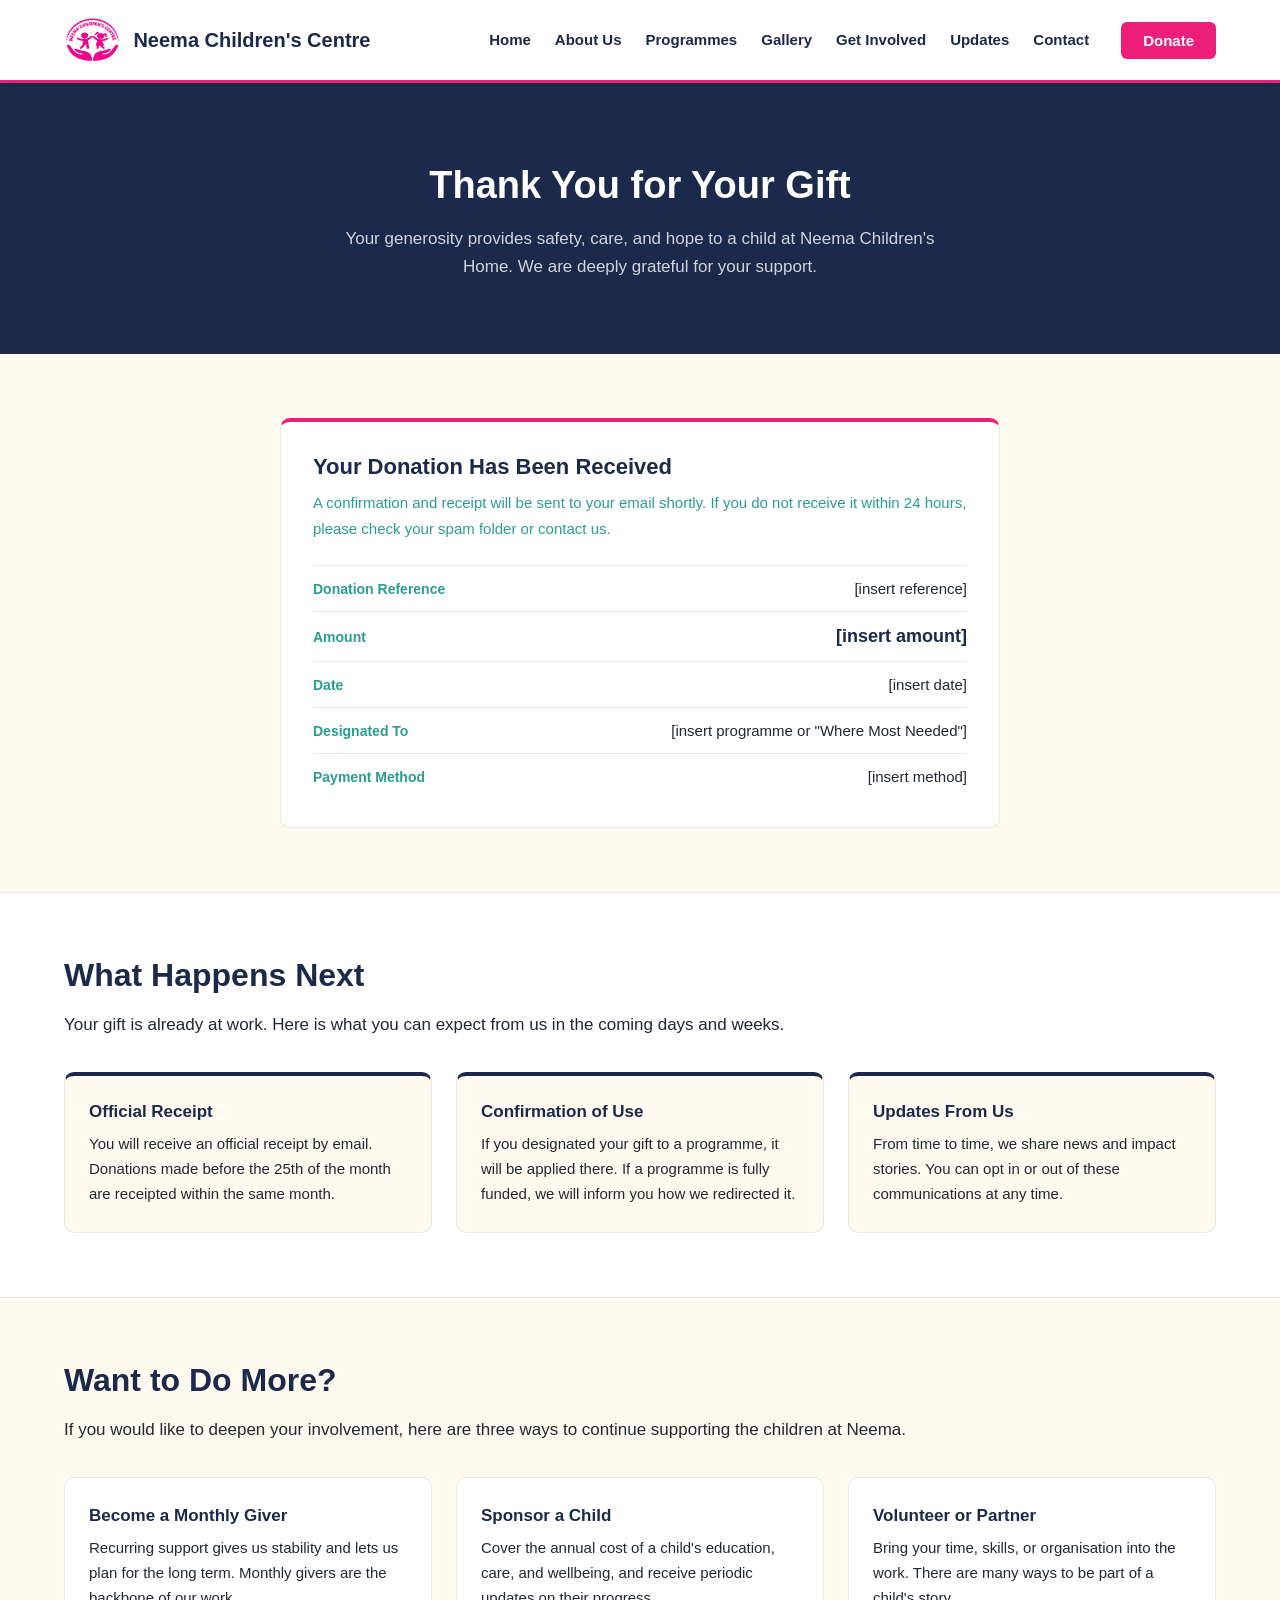
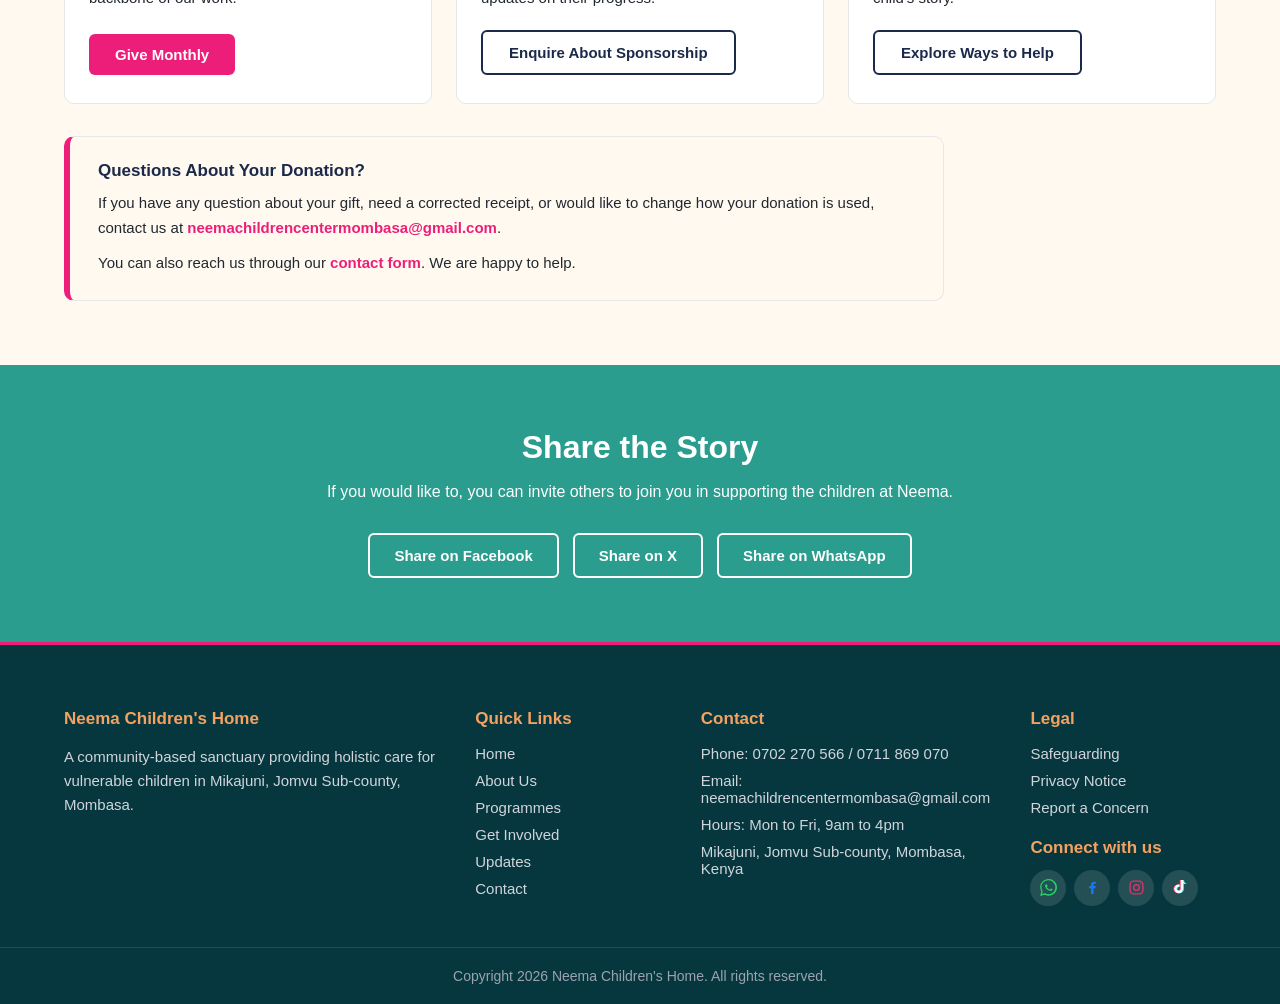
<file: thank_you.html>
<!DOCTYPE html>
<html lang="en">
<head>
  <meta charset="UTF-8">
  <meta name="viewport" content="width=device-width, initial-scale=1.0">
  <title>Thank You | Neema Children's Centre</title>
  <link rel="stylesheet" href="style.css">
</head>
<body>

  <header class="site-header">
    <div class="header-inner">
      <a href="index.html" class="brand">
        <img src="images/logo.png" alt="Neema Children's Centre logo" class="brand-logo">
        <span class="brand-name">Neema Children's Centre</span>
      </a>
      <nav class="main-nav" aria-label="Main navigation">
        <ul>
          <li><a href="index.html">Home</a></li>
          <li><a href="about.html">About Us</a></li>
          <li><a href="programmes.html">Programmes</a></li>
          <li><a href="gallery.html">Gallery</a></li>
          <li><a href="get_involved.html">Get Involved</a></li>
          <li><a href="updates.html">Updates</a></li>
          <li><a href="contact.html">Contact</a></li>
                  <li class="mobile-nav-donate"><a href="donate.html">Donate</a></li>
        </ul>
      </nav>
      <a href="donate.html" class="donate-btn">Donate</a>
      <button class="menu-toggle" aria-label="Open menu" aria-expanded="false">
        <span></span><span></span><span></span>
      </button>
    </div>
  </header>

  <main>

    <!-- THANK YOU BANNER -->
    <section class="thankyou-banner">
      <div class="section-inner">
        <h1>Thank You for Your Gift</h1>
        <p>Your generosity provides safety, care, and hope to a child at Neema Children's Home. We are deeply grateful for your support.</p>
      </div>
    </section>

    <!-- CONFIRMATION -->
    <section class="thankyou-confirm">
      <div class="section-inner">
        <div class="confirm-card">
          <h2>Your Donation Has Been Received</h2>
          <p>A confirmation and receipt will be sent to your email shortly. If you do not receive it within 24 hours, please check your spam folder or contact us.</p>

          <div class="confirm-details">
            <div class="confirm-row">
              <span class="confirm-label">Donation Reference</span>
              <span class="confirm-value">[insert reference]</span>
            </div>
            <div class="confirm-row">
              <span class="confirm-label">Amount</span>
              <span class="confirm-value emphasis">[insert amount]</span>
            </div>
            <div class="confirm-row">
              <span class="confirm-label">Date</span>
              <span class="confirm-value">[insert date]</span>
            </div>
            <div class="confirm-row">
              <span class="confirm-label">Designated To</span>
              <span class="confirm-value">[insert programme or "Where Most Needed"]</span>
            </div>
            <div class="confirm-row">
              <span class="confirm-label">Payment Method</span>
              <span class="confirm-value">[insert method]</span>
            </div>
          </div>
        </div>
      </div>
    </section>

    <!-- WHAT HAPPENS NEXT -->
    <section class="thankyou-next">
      <div class="section-inner">
        <h2>What Happens Next</h2>
        <p>Your gift is already at work. Here is what you can expect from us in the coming days and weeks.</p>

        <div class="next-grid">
          <div class="next-card">
            <h3>Official Receipt</h3>
            <p>You will receive an official receipt by email. Donations made before the 25th of the month are receipted within the same month.</p>
          </div>
          <div class="next-card">
            <h3>Confirmation of Use</h3>
            <p>If you designated your gift to a programme, it will be applied there. If a programme is fully funded, we will inform you how we redirected it.</p>
          </div>
          <div class="next-card">
            <h3>Updates From Us</h3>
            <p>From time to time, we share news and impact stories. You can opt in or out of these communications at any time.</p>
          </div>
        </div>
      </div>
    </section>

    <!-- NEXT STEPS -->
    <section class="thankyou-steps">
      <div class="section-inner">
        <h2>Want to Do More?</h2>
        <p>If you would like to deepen your involvement, here are three ways to continue supporting the children at Neema.</p>

        <div class="steps-grid">

          <div class="step-card">
            <h3>Become a Monthly Giver</h3>
            <p>Recurring support gives us stability and lets us plan for the long term. Monthly givers are the backbone of our work.</p>
            <a href="donate.html" class="btn btn-primary">Give Monthly</a>
          </div>

          <div class="step-card">
            <h3>Sponsor a Child</h3>
            <p>Cover the annual cost of a child's education, care, and wellbeing, and receive periodic updates on their progress.</p>
            <a href="contact.html?subject=general#contact-form" class="btn btn-secondary">Enquire About Sponsorship</a>
          </div>

          <div class="step-card">
            <h3>Volunteer or Partner</h3>
            <p>Bring your time, skills, or organisation into the work. There are many ways to be part of a child's story.</p>
            <a href="get_involved.html" class="btn btn-secondary">Explore Ways to Help</a>
          </div>

        </div>

        <div class="thankyou-help">
          <h3>Questions About Your Donation?</h3>
          <p>If you have any question about your gift, need a corrected receipt, or would like to change how your donation is used, contact us at <a href="mailto:neemachildrencentermombasa@gmail.com">neemachildrencentermombasa@gmail.com</a>.</p>
          <p>You can also reach us through our <a href="contact.html?subject=donation#contact-form">contact form</a>. We are happy to help.</p>
        </div>
      </div>
    </section>

    <!-- SHARE STRIP -->
    <section class="thankyou-share">
      <div class="section-inner">
        <h2>Share the Story</h2>
        <p>If you would like to, you can invite others to join you in supporting the children at Neema.</p>
        <div class="share-buttons">
          <a href="https://www.facebook.com/sharer/sharer.php?u=https://neemachildrenscentre.org/donate.html" class="share-btn" target="_blank" rel="noopener">Share on Facebook</a>
          <a href="https://twitter.com/intent/tweet?text=I%20just%20supported%20Neema%20Children%27s%20Home.%20You%20can%20too%3A%20https://neemachildrenscentre.org/donate.html" class="share-btn" target="_blank" rel="noopener">Share on X</a>
          <a href="https://wa.me/?text=I%20just%20supported%20Neema%20Children%27s%20Home.%20You%20can%20too%3A%20https://neemachildrenscentre.org/donate.html" class="share-btn" target="_blank" rel="noopener">Share on WhatsApp</a>
        </div>
      </div>
    </section>

  </main>

  <footer class="site-footer">
    <div class="footer-inner">
      <div class="footer-column footer-brand">
        <h3>Neema Children's Home</h3>
        <p>A community-based sanctuary providing holistic care for vulnerable children in Mikajuni, Jomvu Sub-county, Mombasa.</p>
      </div>
      <div class="footer-column">
        <h4>Quick Links</h4>
        <ul>
          <li><a href="index.html">Home</a></li>
          <li><a href="about.html">About Us</a></li>
          <li><a href="programmes.html">Programmes</a></li>
          <li><a href="get_involved.html">Get Involved</a></li>
          <li><a href="updates.html">Updates</a></li>
          <li><a href="contact.html">Contact</a></li>
        </ul>
      </div>
      <div class="footer-column">
        <h4>Contact</h4>
        <ul>
          <li>Phone: <a href="tel:0702270566">0702 270 566</a> / <a href="tel:0711869070">0711 869 070</a></li>
          <li>Email: <a href="mailto:neemachildrencentermombasa@gmail.com">neemachildrencentermombasa@gmail.com</a></li>
          <li>Hours: Mon to Fri, 9am to 4pm</li>
          <li>Mikajuni, Jomvu Sub-county, Mombasa, Kenya</li>
        </ul>
      </div>
      <div class="footer-column">
        <h4>Legal</h4>
        <ul>
          <li><a href="safeguarding.html">Safeguarding</a></li>
          <li><a href="privacy.html">Privacy Notice</a></li>
          <li><a href="report.html">Report a Concern</a></li>
        </ul>
          <h4 class="footer-social-title">Connect with us</h4>
          <div class="footer-social" aria-label="Social media">
            <a class="footer-social-icon" href="https://wa.me/254702270566" aria-label="Chat with us on WhatsApp" title="Chat with us on WhatsApp" target="_blank" rel="noopener noreferrer"><svg viewBox="0 0 24 24" aria-hidden="true"><path d="M20.5 3.5A11.8 11.8 0 0 0 12.1 0C5.6 0 .3 5.3.3 11.8c0 2.1.6 4.1 1.6 5.9L.2 24l6.5-1.7a11.8 11.8 0 0 0 5.4 1.3h.1c6.5 0 11.8-5.3 11.8-11.8 0-3.1-1.2-6.1-3.5-8.3ZM12.2 21.6h-.1a9.8 9.8 0 0 1-5-1.4l-.4-.2-3.9 1 1-3.8-.2-.4a9.8 9.8 0 0 1-1.5-5.1c0-5.4 4.4-9.8 9.8-9.8 2.6 0 5.1 1 6.9 2.9a9.7 9.7 0 0 1 2.9 6.9c0 5.4-4.4 9.8-9.7 9.8Zm5.4-7.3c-.3-.1-1.6-.8-1.9-.9-.2-.1-.4-.1-.6.2-.2.3-.7.9-.9 1.1-.2.2-.3.2-.6.1-.3-.1-1.1-.4-2.2-1.3-.8-.7-1.3-1.6-1.5-1.8-.2-.3 0-.4.1-.6l.4-.5c.1-.2.2-.3.3-.5.1-.2 0-.4 0-.5-.1-.1-.6-1.4-.9-1.9-.2-.5-.5-.4-.6-.4h-.5c-.2 0-.5.1-.7.3-.2.3-.9.9-.9 2.1s.9 2.4 1 2.6c.1.2 1.8 2.8 4.4 3.9.6.3 1.1.4 1.5.5.6.2 1.2.2 1.6.1.5-.1 1.6-.7 1.8-1.3.2-.6.2-1.1.2-1.3-.1-.1-.3-.2-.6-.3Z"/></svg></a>
            <span class="footer-social-icon" role="img" aria-label="Facebook" title="Facebook">
              <svg viewBox="0 0 24 24" aria-hidden="true"><path d="M13.5 21v-8h2.7l.4-3h-3.1V8.1c0-.9.3-1.5 1.5-1.5h1.7V3.9c-.3 0-1.3-.1-2.5-.1-2.5 0-4.2 1.5-4.2 4.3V10H7.2v3H10v8h3.5Z"/></svg>
            </span>
            <span class="footer-social-icon" role="img" aria-label="Instagram" title="Instagram">
              <svg viewBox="0 0 24 24" aria-hidden="true"><rect x="3" y="3" width="18" height="18" rx="5"/><circle cx="12" cy="12" r="4"/><circle class="footer-instagram-dot" cx="17.5" cy="6.8" r="1"/></svg>
            </span>
            <span class="footer-social-icon" role="img" aria-label="TikTok" title="TikTok">
              <svg viewBox="0 0 24 24" aria-hidden="true"><path d="M19.6 7.2a6.5 6.5 0 0 1-4.1-1.5v8.1a6.2 6.2 0 1 1-5.4-6.1v3.3a2.9 2.9 0 1 0 2.1 2.8V1.5h3.3c.2 2.6 1.8 4.7 4.1 5.5v.2Z"/></svg>
            </span>
          </div>
      </div>
    </div>
    <div class="footer-bottom">
      <p>Copyright 2026 Neema Children's Home. All rights reserved.</p>
    </div>
  </footer>

  <script>
        const toggle = document.querySelector('.menu-toggle');
    const nav = document.querySelector('.main-nav');
    const header = document.querySelector('.site-header');

    if (toggle && nav && header) {
      function setMenuOpen(isOpen) {
        nav.classList.toggle('open', isOpen);
        header.classList.toggle('menu-open', isOpen);
        toggle.setAttribute('aria-expanded', String(isOpen));
        toggle.setAttribute('aria-label', isOpen ? 'Close menu' : 'Open menu');
      }

      toggle.addEventListener('click', (event) => {
        event.stopPropagation();
        setMenuOpen(toggle.getAttribute('aria-expanded') !== 'true');
      });

      document.addEventListener('click', (event) => {
        if (!header.contains(event.target)) setMenuOpen(false);
        if (nav.contains(event.target) && event.target.closest('a')) setMenuOpen(false);
      });

      document.addEventListener('keydown', (event) => {
        if (event.key === 'Escape' && toggle.getAttribute('aria-expanded') === 'true') {
          setMenuOpen(false);
          toggle.focus();
        }
      });
    }
  </script>

<script>
  (function () {
    const reducedMotion = window.matchMedia('(prefers-reduced-motion: reduce)');

    document.addEventListener('pointerdown', function (event) {
      const button = event.target.closest('button, .btn, .donate-btn, .home-button, .share-btn');
      if (!button || reducedMotion.matches) return;

      const bounds = button.getBoundingClientRect();
      const centerX = event.clientX || bounds.left + bounds.width / 2;
      const centerY = event.clientY || bounds.top + bounds.height / 2;
      const sparkleColors = ['#ED1E79', '#F7BD3D', '#FFFFFF', '#3D7890'];

      for (let index = 0; index < 8; index += 1) {
        const sparkle = document.createElement('span');
        const angle = (Math.PI * 2 * index) / 8;
        const distance = 24 + Math.random() * 22;
        sparkle.className = 'home-button-sparkle';
        sparkle.setAttribute('aria-hidden', 'true');
        sparkle.textContent = index % 2 === 0 ? '✦' : '✧';
        sparkle.style.left = centerX + 'px';
        sparkle.style.top = centerY + 'px';
        sparkle.style.color = sparkleColors[index % sparkleColors.length];
        sparkle.style.setProperty('--sparkle-x', Math.cos(angle) * distance + 'px');
        sparkle.style.setProperty('--sparkle-y', Math.sin(angle) * distance + 'px');
        document.body.appendChild(sparkle);
        window.setTimeout(function () { sparkle.remove(); }, 700);
      }
    }, true);
  }());
</script>
</body>
</html>
</file>
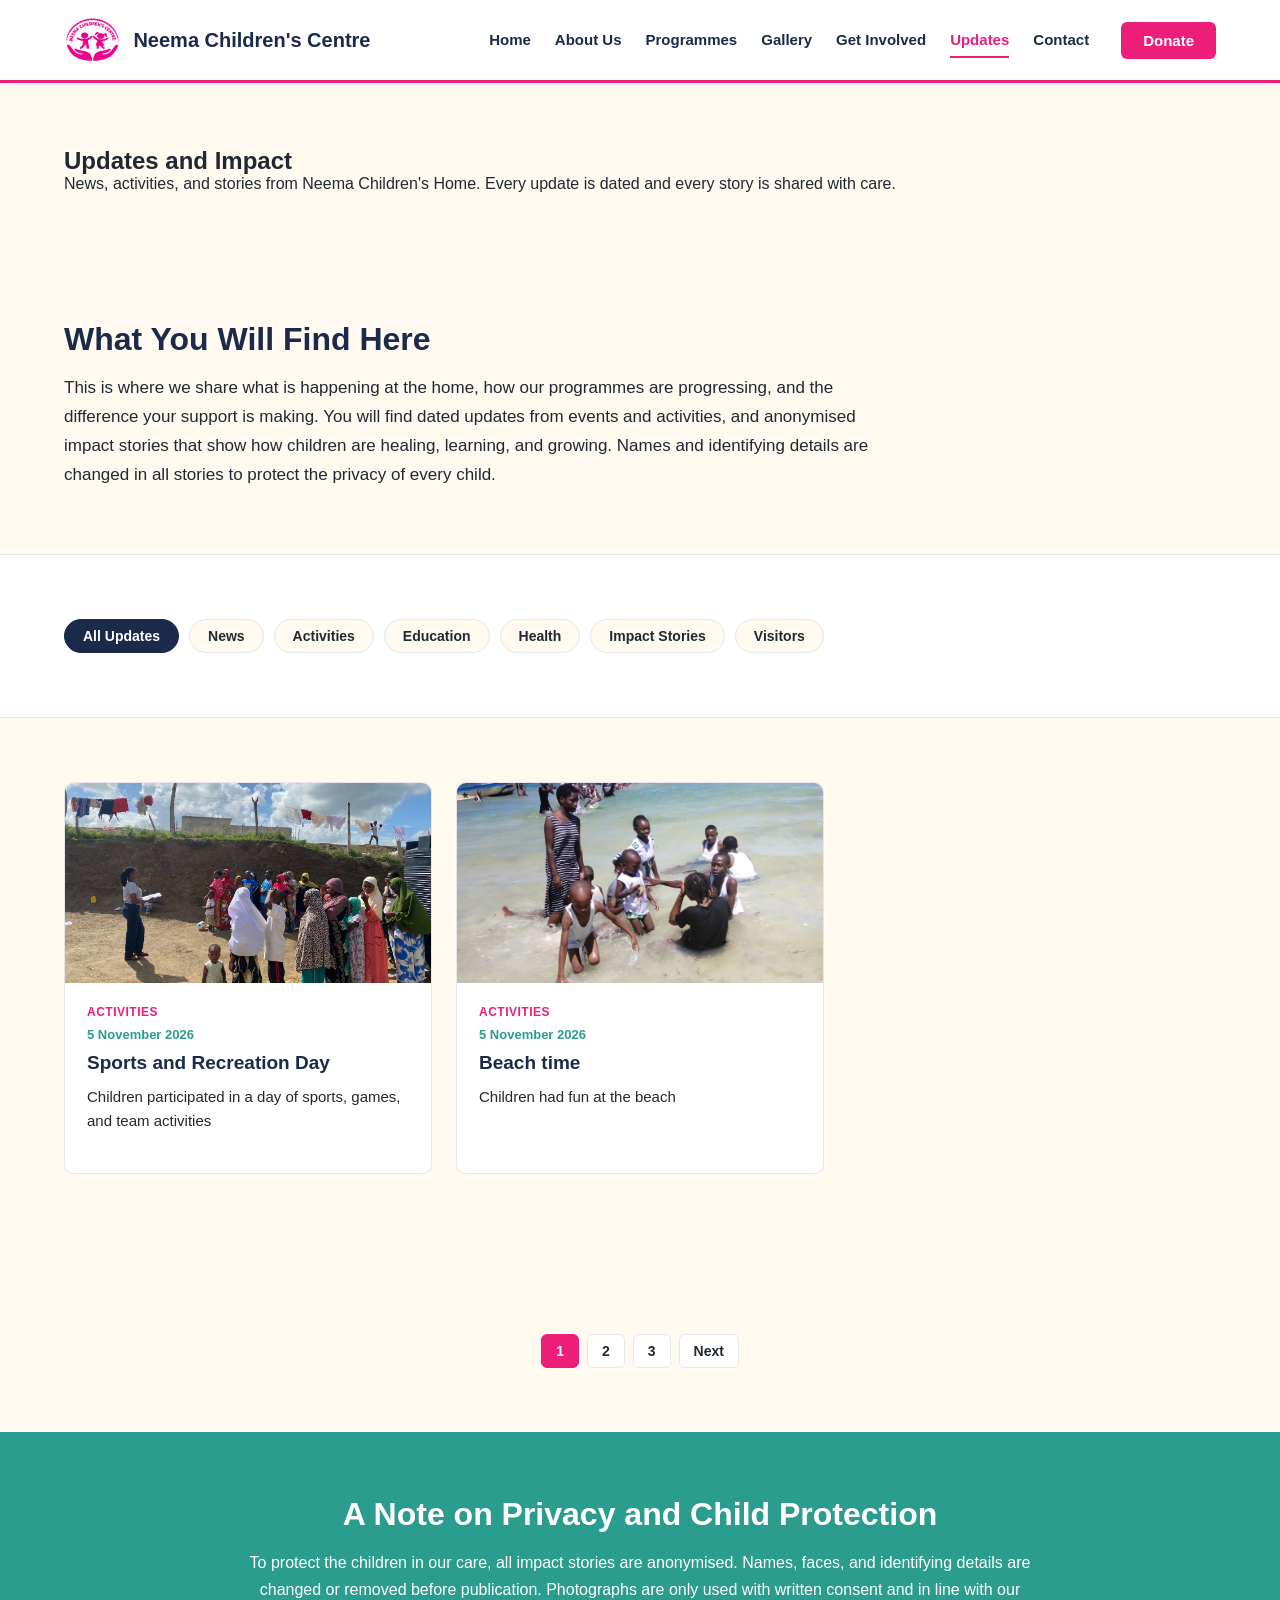
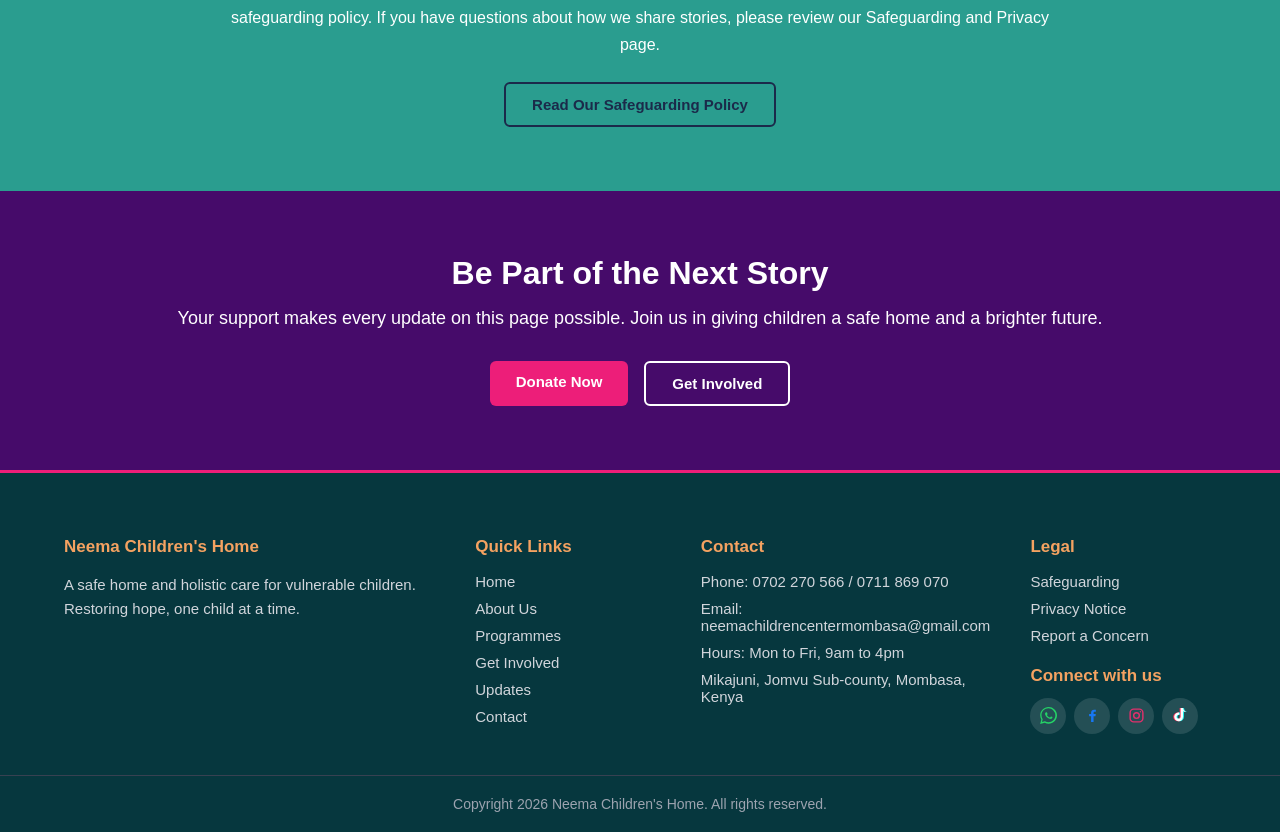
<file: updates.html>
<!DOCTYPE html>
<html lang="en">
<head>
  <meta charset="UTF-8">
  <meta name="viewport" content="width=device-width, initial-scale=1.0">
  <title>Updates and Impact | Neema Children's Centre</title>
  <link rel="stylesheet" href="style.css">
</head>
<body>

  <header class="site-header">
    <div class="header-inner">
      <a href="index.html" class="brand">
        <img src="images/logo.png" alt="Neema Children's Centre logo" class="brand-logo">
        <span class="brand-name">Neema Children's Centre</span>
      </a>
      <nav class="main-nav" aria-label="Main navigation">
        <ul>
          <li><a href="index.html">Home</a></li>
          <li><a href="about.html">About Us</a></li>
          <li><a href="programmes.html">Programmes</a></li>
          <li><a href="gallery.html">Gallery</a></li>
          <li><a href="get_involved.html">Get Involved</a></li>
          <li><a href="updates.html" class="active">Updates</a></li>
          <li><a href="contact.html">Contact</a></li>
                  <li class="mobile-nav-donate"><a href="donate.html">Donate</a></li>
        </ul>
      </nav>
      <a href="donate.html" class="donate-btn">Donate</a>
      <button class="menu-toggle" aria-label="Open menu" aria-expanded="false">
        <span></span><span></span><span></span>
      </button>
    </div>
  </header>

  <main>

    <!-- PAGE BANNER -->
    <section class="page-banner">
      <div class="section-inner">
        <h1>Updates and Impact</h1>
        <p>News, activities, and stories from Neema Children's Home. Every update is dated and every story is shared with care.</p>
      </div>
    </section>

    <!-- INTRO -->
    <section class="blog-intro">
      <div class="section-inner">
        <h2>What You Will Find Here</h2>
        <p>This is where we share what is happening at the home, how our programmes are progressing, and the difference your support is making. You will find dated updates from events and activities, and anonymised impact stories that show how children are healing, learning, and growing. Names and identifying details are changed in all stories to protect the privacy of every child.</p>
      </div>
    </section>

    <!-- CATEGORY FILTERS -->
    <section class="blog-filters">
      <div class="section-inner">
        <ul class="filter-list">
          <li><a href="updates.html#updates-list" class="active" data-update-filter="all">All Updates</a></li>
          <li><a href="updates.html#updates-list" data-update-filter="news">News</a></li>
          <li><a href="updates.html#updates-list" data-update-filter="activities">Activities</a></li>
          <li><a href="updates.html#updates-list" data-update-filter="education">Education</a></li>
          <li><a href="updates.html#updates-list" data-update-filter="health">Health</a></li>
          <li><a href="updates.html#updates-list" data-update-filter="impact story">Impact Stories</a></li>
          <li><a href="updates.html#updates-list" data-update-filter="visitors">Visitors</a></li>
        </ul>
      </div>
    </section>

    <!-- BLOG FEED -->
    <section class="blog-feed" id="updates-list">
      <div class="section-inner">
        <div class="blog-grid">

          <article class="blog-card">
            <img src="images/line_for _games.jpeg" alt="">
            <div class="blog-card-body">
              <span class="blog-tag">Activities</span>
              <time datetime="2026-08-25">5 November 2026</time>
              <h3 id="update-sports-day">Sports and Recreation Day</h3>
              <p>Children participated in a day of sports, games, and team activities </p>
            </div>
          </article>

          <article class="blog-card">
            <img src="images/beach_time.jpeg" alt="">
            <div class="blog-card-body">
              <span class="blog-tag">Activities</span>
              <time datetime="2026-06-18">5 November 2026</time>
              <h3 id="update-art-music-workshop">Beach time</h3>
              <p>Children had fun at the beach</p>
            </div>
          </article>

        </div>
      </div>
    </section>

    <!-- PAGINATION -->
    <section class="blog-pagination">
      <div class="section-inner">
        <ul class="pagination-list">
          <li><span class="current">1</span></li>
          <li><a href="updates.html?page=2">2</a></li>
          <li><a href="updates.html?page=3">3</a></li>
          <li><a href="updates.html?page=2">Next</a></li>
        </ul>
      </div>
    </section>

    <!-- PRIVACY NOTE -->
    <section class="blog-note">
      <div class="section-inner">
        <h2>A Note on Privacy and Child Protection</h2>
        <p>To protect the children in our care, all impact stories are anonymised. Names, faces, and identifying details are changed or removed before publication. Photographs are only used with written consent and in line with our safeguarding policy. If you have questions about how we share stories, please review our Safeguarding and Privacy page.</p>
        <div class="hero-buttons" style="justify-content: center; margin-top: 24px;">
          <a href="safeguarding.html" class="btn btn-secondary">Read Our Safeguarding Policy</a>
        </div>
      </div>
    </section>

    <!-- CTA BAND -->
    <section class="cta-band">
      <div class="section-inner">
        <h2>Be Part of the Next Story</h2>
        <p>Your support makes every update on this page possible. Join us in giving children a safe home and a brighter future.</p>
        <div class="hero-buttons">
          <a href="donate.html" class="btn btn-primary">Donate Now</a>
          <a href="get_involved.html" class="btn btn-secondary">Get Involved</a>
        </div>
      </div>
    </section>

  </main>

  <footer class="site-footer">
    <div class="footer-inner">
      <div class="footer-column footer-brand">
        <h3>Neema Children's Home</h3>
        <p>A safe home and holistic care for vulnerable children. Restoring hope, one child at a time.</p>
      </div>
      <div class="footer-column">
        <h4>Quick Links</h4>
        <ul>
          <li><a href="index.html">Home</a></li>
          <li><a href="about.html">About Us</a></li>
          <li><a href="programmes.html">Programmes</a></li>
          <li><a href="get_involved.html">Get Involved</a></li>
          <li><a href="updates.html">Updates</a></li>
          <li><a href="contact.html">Contact</a></li>
        </ul>
      </div>
      <div class="footer-column">
        <h4>Contact</h4>
        <ul>
          <li>Phone: <a href="tel:0702270566">0702 270 566</a> / <a href="tel:0711869070">0711 869 070</a></li>
          <li>Email: <a href="mailto:neemachildrencentermombasa@gmail.com">neemachildrencentermombasa@gmail.com</a></li>
          <li>Hours: Mon to Fri, 9am to 4pm</li>
          <li>Mikajuni, Jomvu Sub-county, Mombasa, Kenya</li>
        </ul>
      </div>
      <div class="footer-column">
        <h4>Legal</h4>
        <ul>
          <li><a href="safeguarding.html">Safeguarding</a></li>
          <li><a href="privacy.html">Privacy Notice</a></li>
          <li><a href="report.html">Report a Concern</a></li>
        </ul>
          <h4 class="footer-social-title">Connect with us</h4>
          <div class="footer-social" aria-label="Social media">
            <a class="footer-social-icon" href="https://wa.me/254702270566" aria-label="Chat with us on WhatsApp" title="Chat with us on WhatsApp" target="_blank" rel="noopener noreferrer"><svg viewBox="0 0 24 24" aria-hidden="true"><path d="M20.5 3.5A11.8 11.8 0 0 0 12.1 0C5.6 0 .3 5.3.3 11.8c0 2.1.6 4.1 1.6 5.9L.2 24l6.5-1.7a11.8 11.8 0 0 0 5.4 1.3h.1c6.5 0 11.8-5.3 11.8-11.8 0-3.1-1.2-6.1-3.5-8.3ZM12.2 21.6h-.1a9.8 9.8 0 0 1-5-1.4l-.4-.2-3.9 1 1-3.8-.2-.4a9.8 9.8 0 0 1-1.5-5.1c0-5.4 4.4-9.8 9.8-9.8 2.6 0 5.1 1 6.9 2.9a9.7 9.7 0 0 1 2.9 6.9c0 5.4-4.4 9.8-9.7 9.8Zm5.4-7.3c-.3-.1-1.6-.8-1.9-.9-.2-.1-.4-.1-.6.2-.2.3-.7.9-.9 1.1-.2.2-.3.2-.6.1-.3-.1-1.1-.4-2.2-1.3-.8-.7-1.3-1.6-1.5-1.8-.2-.3 0-.4.1-.6l.4-.5c.1-.2.2-.3.3-.5.1-.2 0-.4 0-.5-.1-.1-.6-1.4-.9-1.9-.2-.5-.5-.4-.6-.4h-.5c-.2 0-.5.1-.7.3-.2.3-.9.9-.9 2.1s.9 2.4 1 2.6c.1.2 1.8 2.8 4.4 3.9.6.3 1.1.4 1.5.5.6.2 1.2.2 1.6.1.5-.1 1.6-.7 1.8-1.3.2-.6.2-1.1.2-1.3-.1-.1-.3-.2-.6-.3Z"/></svg></a>
            <span class="footer-social-icon" role="img" aria-label="Facebook" title="Facebook">
              <svg viewBox="0 0 24 24" aria-hidden="true"><path d="M13.5 21v-8h2.7l.4-3h-3.1V8.1c0-.9.3-1.5 1.5-1.5h1.7V3.9c-.3 0-1.3-.1-2.5-.1-2.5 0-4.2 1.5-4.2 4.3V10H7.2v3H10v8h3.5Z"/></svg>
            </span>
            <span class="footer-social-icon" role="img" aria-label="Instagram" title="Instagram">
              <svg viewBox="0 0 24 24" aria-hidden="true"><rect x="3" y="3" width="18" height="18" rx="5"/><circle cx="12" cy="12" r="4"/><circle class="footer-instagram-dot" cx="17.5" cy="6.8" r="1"/></svg>
            </span>
            <span class="footer-social-icon" role="img" aria-label="TikTok" title="TikTok">
              <svg viewBox="0 0 24 24" aria-hidden="true"><path d="M19.6 7.2a6.5 6.5 0 0 1-4.1-1.5v8.1a6.2 6.2 0 1 1-5.4-6.1v3.3a2.9 2.9 0 1 0 2.1 2.8V1.5h3.3c.2 2.6 1.8 4.7 4.1 5.5v.2Z"/></svg>
            </span>
          </div>
      </div>
    </div>
    <div class="footer-bottom">
      <p>Copyright 2026 Neema Children's Home. All rights reserved.</p>
    </div>
  </footer>

  <script>
        const toggle = document.querySelector('.menu-toggle');
    const nav = document.querySelector('.main-nav');
    const header = document.querySelector('.site-header');

    if (toggle && nav && header) {
      function setMenuOpen(isOpen) {
        nav.classList.toggle('open', isOpen);
        header.classList.toggle('menu-open', isOpen);
        toggle.setAttribute('aria-expanded', String(isOpen));
        toggle.setAttribute('aria-label', isOpen ? 'Close menu' : 'Open menu');
      }

      toggle.addEventListener('click', (event) => {
        event.stopPropagation();
        setMenuOpen(toggle.getAttribute('aria-expanded') !== 'true');
      });

      document.addEventListener('click', (event) => {
        if (!header.contains(event.target)) setMenuOpen(false);
        if (nav.contains(event.target) && event.target.closest('a')) setMenuOpen(false);
      });

      document.addEventListener('keydown', (event) => {
        if (event.key === 'Escape' && toggle.getAttribute('aria-expanded') === 'true') {
          setMenuOpen(false);
          toggle.focus();
        }
      });
    }
  </script>


  <script>
    (function () {
      const filters = document.querySelectorAll('.filter-list [data-update-filter]');
      const cards = document.querySelectorAll('.blog-card');
      filters.forEach(function (filter) {
        filter.addEventListener('click', function (event) {
          event.preventDefault();
          const category = filter.dataset.updateFilter.toLowerCase();
          filters.forEach(function (item) { item.classList.toggle('active', item === filter); });
          cards.forEach(function (card) {
            const tag = (card.querySelector('.blog-tag') || {}).textContent || '';
            card.hidden = category !== 'all' && category !== 'news' && tag.trim().toLowerCase() !== category;
          });
        });
      });
    }());
  </script>

<script>
  (function () {
    const reducedMotion = window.matchMedia('(prefers-reduced-motion: reduce)');

    document.addEventListener('pointerdown', function (event) {
      const button = event.target.closest('button, .btn, .donate-btn, .home-button, .share-btn');
      if (!button || reducedMotion.matches) return;

      const bounds = button.getBoundingClientRect();
      const centerX = event.clientX || bounds.left + bounds.width / 2;
      const centerY = event.clientY || bounds.top + bounds.height / 2;
      const sparkleColors = ['#ED1E79', '#F7BD3D', '#FFFFFF', '#3D7890'];

      for (let index = 0; index < 8; index += 1) {
        const sparkle = document.createElement('span');
        const angle = (Math.PI * 2 * index) / 8;
        const distance = 24 + Math.random() * 22;
        sparkle.className = 'home-button-sparkle';
        sparkle.setAttribute('aria-hidden', 'true');
        sparkle.textContent = index % 2 === 0 ? '✦' : '✧';
        sparkle.style.left = centerX + 'px';
        sparkle.style.top = centerY + 'px';
        sparkle.style.color = sparkleColors[index % sparkleColors.length];
        sparkle.style.setProperty('--sparkle-x', Math.cos(angle) * distance + 'px');
        sparkle.style.setProperty('--sparkle-y', Math.sin(angle) * distance + 'px');
        document.body.appendChild(sparkle);
        window.setTimeout(function () { sparkle.remove(); }, 700);
      }
    }, true);
  }());
</script>
</body>
</html>
</file>
<file: style.css>
/* Reset */
* {
  margin: 0;
  padding: 0;
  box-sizing: border-box;
}

body {
  font-family: 'Inter', 'Open Sans', Arial, sans-serif;
  color: #222831;
  background: #FFF9F0; /* Soft Cream */
}

   /* HEADER */
   
.site-header {
  background: #FFFFFF; 
  border-bottom: 3px solid #ED1E79; /* Brand Magenta */
  position: sticky;
  top: 0;
  z-index: 100;
  box-shadow: 0 2px 10px rgba(0, 0, 0, 0.05); /* Subtle shadow for separation */
}

.header-inner {
  max-width: 1200px;
  margin: 0 auto;
  padding: 16px 24px;
  display: flex;
  align-items: center;
  gap: 32px;
}

.brand {
  display: flex;
  align-items: center;
  gap: 12px;
  text-decoration: none;
  color: #1B2A4A; /* Deep Navy */
  flex-shrink: 0;
}

.brand-logo {
  height: 48px;
  width: auto;
  display: block;
}

.brand-name {
  font-size: 20px;
  font-weight: 700;
  color: #1B2A4A; /* Deep Navy */
  white-space: nowrap;
}

/* Navigation */
.main-nav {
  margin-left: auto;
}

.main-nav ul {
  list-style: none;
  display: flex;
  gap: 24px;
}

.main-nav a {
  text-decoration: none;
  color: #1B2A4A; 
  font-size: 15px;
  font-weight: 600;
  padding: 8px 0;
  transition: color 0.2s ease;
}

.main-nav a:hover,
.main-nav a.active {
  color: #ED1E79;
  border-bottom: 2px solid #ED1E79;
}

/* Donate button */
.donate-btn {
  background: #ED1E79; 
  color: #FFFFFF;
  padding: 10px 22px;
  border-radius: 6px;
  text-decoration: none;
  font-weight: 700;
  font-size: 15px;
  white-space: nowrap;
  transition: background 0.2s ease;
}

.donate-btn:hover {
  background: #C4125F; /* Darker Magenta */
}

/* Mobile menu button */
.menu-toggle {
  display: none;
  position: relative;
  width: 44px;
  height: 44px;
  align-items: center;
  justify-content: center;
  background: none;
  border: none;
  cursor: pointer;
  padding: 8px;
  flex-direction: column;
  gap: 0;
}

.menu-toggle span {
  display: block;
  position: absolute;
  left: 10px;
  width: 24px;
  height: 2px;
  background: #ED1E79; /* Brand Magenta */
  transform-origin: center;
  transition: transform 0.25s ease, opacity 0.2s ease, background 0.2s ease;
}


   /* SHARED SECTION WRAPPER */
 
.section-inner {
  max-width: 1200px;
  margin: 0 auto;
  padding: 64px 24px;
}

section h2 {
  font-size: 32px;
  color: #1B2A4A; /* Deep Navy */
  margin-bottom: 16px;
}

.section-lead {
  font-size: 17px;
  color: #222831;
  margin-bottom: 32px;
}

/* Buttons */
.btn {
  display: inline-block;
  padding: 12px 26px;
  border-radius: 6px;
  text-decoration: none;
  font-weight: 600;
  font-size: 15px;
  transition: all 0.2s ease;
}

.btn-primary {
  background: #ED1E79; /* Brand Magenta */
  color: #FFFFFF;
}

.btn-primary:hover {
  background: #C4125F; /* Darker Magenta */
}

.btn-secondary {
  background: transparent;
  color: #1B2A4A; /* Deep Navy */
  border: 2px solid #1B2A4A;
}

.btn-secondary:hover {
  background: #1B2A4A;
  color: #FFFFFF;
}

.link-arrow {
  color: #2A9D8F; /* Teal */
  font-weight: 600;
  text-decoration: none;
}

.link-arrow:hover {
  color: #ED1E79; /* Brand Magenta */
  text-decoration: underline;
}


   /* HERO */
 
.hero {
  background: #FFF9F0; /* Soft Cream */
}

.hero-inner {
  max-width: 1200px;
  margin: 0 auto;
  padding: 80px 24px;
  display: grid;
  grid-template-columns: 1fr 1fr;
  gap: 48px;
  align-items: center;
}

.hero-text h1 {
  font-size: 44px;
  line-height: 1.15;
  color: #1B2A4A; /* Deep Navy */
  margin-bottom: 20px;
}

.hero-text p {
  font-size: 18px;
  color: #222831;
  margin-bottom: 32px;
  line-height: 1.6;
}

.hero-buttons {
  display: flex;
  gap: 16px;
  flex-wrap: wrap;
}

.hero-image img {
  width: 100%;
  height: auto;
  border-radius: 12px;
  display: block;
  border: 4px solid #ED1E79; /* Brand Magenta */
}


   /* INTRO */
  
.intro {
  background: #FFFFFF;
  border-top: 1px solid #E5E7EB;
}

.intro p {
  font-size: 17px;
  line-height: 1.7;
  color: #222831;
  max-width: 800px;
  margin-bottom: 20px;
}


   /* IMPACT */
  
.impact {
  background: #1B2A4A; /* Deep Navy */
  color: #FFFFFF;
}

.impact h2 {
  color: #FFFFFF;
}

.impact-grid {
  display: grid;
  grid-template-columns: repeat(4, 1fr);
  gap: 24px;
  margin-top: 32px;
}

.impact-card {
  text-align: center;
  padding: 24px 16px;
  background: rgba(255, 255, 255, 0.06);
  border-radius: 10px;
  border: 1px solid rgba(237, 30, 121, 0.35); /* Magenta tint */
}

.impact-number {
  display: block;
  font-size: 42px;
  font-weight: 700;
  color: #F4A261; /* Sunny Yellow */
  margin-bottom: 8px;
}

.impact-label {
  font-size: 15px;
  color: #FFFFFF;
}


 /* PROGRAMMES */
  
.programmes-preview {
  background: #FFF9F0; /* Soft Cream */
}

.programmes-grid {
  display: grid;
  grid-template-columns: repeat(3, 1fr);
  gap: 24px;
}

.programme-card {
  display: block;
  padding: 28px 24px;
  background: #FFFFFF;
  border-radius: 10px;
  text-decoration: none;
  color: inherit;
  border: 1px solid #E5E7EB;
  border-top: 4px solid #1B2A4A; /* Deep Navy */
  transition: all 0.2s ease;
}

.programme-card:hover {
  border-top-color: #ED1E79; /* Brand Magenta */
  background: #FFF5F9; /* Very light pink tint */
  transform: translateY(-2px);
  box-shadow: 0 8px 20px rgba(27, 42, 74, 0.1);
}

.programme-card h3 {
  font-size: 19px;
  color: #1B2A4A; /* Deep Navy */
  margin-bottom: 10px;
}

.programme-card p {
  font-size: 15px;
  color: #222831;
  line-height: 1.6;
}

/* UPDATES */
.latest-updates {
  background: #FFFFFF;
}

.updates-grid {
  display: grid;
  grid-template-columns: repeat(3, 1fr);
  gap: 24px;
  margin-bottom: 32px;
}

.update-card {
  background: #FFF9F0; /* Soft Cream */
  border-radius: 10px;
  overflow: hidden;
  padding-bottom: 20px;
  border: 1px solid #E5E7EB;
}

.update-card img {
  width: 100%;
  height: 180px;
  object-fit: cover;
  display: block;
  margin-bottom: 16px;
}

.update-card time {
  display: block;
  font-size: 13px;
  color: #2A9D8F; /* Teal */
  font-weight: 600;
  margin: 0 20px 8px;
}

.update-card h3 {
  font-size: 18px;
  color: #1B2A4A; /* Deep Navy */
  margin: 0 20px 10px;
}

.update-card p {
  font-size: 15px;
  color: #222831;
  margin: 0 20px 12px;
  line-height: 1.6;
}

.update-card .link-arrow {
  margin: 0 20px;
}

/* PRIORITY NEEDS */
.priority-needs {
  background: #FFF9F0; /* Soft Cream */
}

.needs-list {
  list-style: none;
  margin: 16px 0 32px;
  display: grid;
  grid-template-columns: repeat(2, 1fr);
  gap: 12px;
}

.needs-list li {
  padding: 12px 16px;
  background: #FFFFFF;
  border-left: 4px solid #ED1E79; /* Brand Magenta */
  border-radius: 4px;
  font-size: 16px;
  color: #222831;
}

/* CTA BAND */
.cta-band {
    background: #460b6a; /* Deep Navy */
  color: #FFFFFF;
  text-align: center;
}

.cta-band h2 {
  color: #FFFFFF;
}

.cta-band p {
  font-size: 18px;
  color: #FFFFFF;
  margin-bottom: 32px;
}

.cta-band .hero-buttons {
  justify-content: center;
}

.cta-band .btn-secondary {
  color: #FFFFFF;
  border-color: #FFFFFF;
}

.cta-band .btn-secondary:hover {
  background: #FFFFFF;
  color: #1B2A4A; /* Deep Navy */
}

/* FOOTER */
.site-footer {
  background: #06373e; /* Deep Navy */
  color: #FFFFFF;
  border-top: 3px solid #ED1E79; /* Brand Magenta */
}

.footer-inner {
  max-width: 1200px;
  margin: 0 auto;
  padding: 64px 24px 40px;
  display: grid;
  grid-template-columns: 2fr 1fr 1fr 1fr;
  gap: 40px;
}

.footer-column h3,
.footer-column h4 {
  color: #F4A261; /* Sunny Yellow */
  margin-bottom: 16px;
  font-size: 17px;
}

.footer-brand p {
  font-size: 15px;
  line-height: 1.6;
  color: #D1D5DB;
  margin-bottom: 12px;
}

.footer-column ul {
  list-style: none;
}

.footer-column ul li {
  margin-bottom: 10px;
  font-size: 15px;
  color: #D1D5DB;
}

.footer-column ul li a {
  color: #D1D5DB;
  text-decoration: none;
  transition: color 0.2s ease;
}

.footer-column ul li a:hover {
  color: #ED1E79; /* Brand Magenta */
}

.footer-column .footer-social-title {
  margin-top: 22px;
  margin-bottom: 12px;
}

.footer-social {
  display: flex;
  align-items: center;
  gap: 8px;
}

.footer-social-icon {
  width: 36px;
  height: 36px;
  display: inline-flex;
  align-items: center;
  justify-content: center;
  border-radius: 50%;
  background: rgba(255, 255, 255, 0.12);
  color: #FFFFFF;
  transition: transform 0.2s ease, background 0.2s ease, box-shadow 0.2s ease;
}

.footer-social-icon:nth-child(1) {
  color: #25D366;
}

.footer-social-icon:nth-child(2) {
  color: #1877F2;
}

.footer-social-icon:nth-child(3) {
  color: #E1306C;
}

.footer-social-icon svg {
  width: 17px;
  height: 17px;
  fill: currentColor;
}

.footer-social-icon:nth-child(3) svg {
  fill: none;
  stroke: currentColor;
  stroke-width: 2;
}

.footer-social-icon .footer-instagram-dot {
  fill: currentColor;
  stroke: none;
}

.footer-social-icon:nth-child(4) svg {
  filter: drop-shadow(1px 0 #25F4EE) drop-shadow(-1px 0 #FE2C55);
}

.footer-social-icon:nth-child(1):hover {
  background: #25D366;
  color: #FFFFFF;
  box-shadow: 0 5px 14px rgba(37, 211, 102, 0.3);
}

.footer-social-icon:nth-child(2):hover {
  background: #1877F2;
  color: #FFFFFF;
  box-shadow: 0 5px 14px rgba(24, 119, 242, 0.3);
}

.footer-social-icon:nth-child(3):hover {
  background: linear-gradient(135deg, #FEDA75, #FA7E1E, #D62976, #962FBF, #4F5BD5);
  color: #FFFFFF;
  box-shadow: 0 5px 14px rgba(214, 41, 118, 0.3);
}

.footer-social-icon:nth-child(4):hover {
  background: #111111;
  color: #FFFFFF;
  box-shadow: 0 5px 14px rgba(0, 0, 0, 0.3);
}

.footer-social-icon:hover {
  transform: translateY(-3px) scale(1.04);
}

.footer-bottom {
  border-top: 1px solid #374151;
  padding: 20px 24px;
  text-align: center;
  font-size: 14px;
  color: #9CA3AF;
}

/* RESPONSIVE */
@media (max-width: 900px) {
  .header-inner {
    flex-wrap: wrap;
    gap: 12px;
  }

  .brand-name {
    font-size: 17px;
  }

  .brand-logo {
    height: 40px;
  }

  .menu-toggle {
    display: flex;
    margin-left: auto;
  }

  .donate-btn {
    display: none;
  }

  .main-nav {
    display: none;
    width: 100%;
    margin-left: 0;
  }

  .main-nav.open {
    display: block;
  }

  .main-nav ul {
    flex-direction: column;
    gap: 0;
    padding: 16px 0;
  }

  .main-nav a {
    display: block;
    padding: 12px 0;
    border-bottom: 1px solid #E5E7EB;
    color: #1B2A4A;
  }

  .hero-inner {
    grid-template-columns: 1fr;
    padding: 48px 24px;
  }

  .hero-text h1 {
    font-size: 32px;
  }

  .impact-grid {
    grid-template-columns: repeat(2, 1fr);
  }

  .programmes-grid,
  .updates-grid {
    grid-template-columns: 1fr;
  }

  .needs-list {
    grid-template-columns: 1fr;
  }

  .footer-inner {
    grid-template-columns: 1fr;
    gap: 32px;
    padding: 40px 24px 24px;
  }

  .section-inner {
    padding: 48px 24px;
  }

  section h2 {
    font-size: 26px;
  }
}

/* ABOUT US PAGE */
.about-overview {
  background: #FFF9F0;
}

.about-overview > .section-inner > p {
  font-size: 17px;
  line-height: 1.75;
  color: #222831;
  max-width: 880px;
  margin-bottom: 18px;
}

.about-overview > .section-inner > p:last-child {
  margin-bottom: 0;
}

/* Who we serve */
.about-who-we-serve {
  background: #FFFFFF;
  border-top: 1px solid #E5E7EB;
  border-bottom: 1px solid #E5E7EB;
}

.about-who-we-serve > .section-inner > p {
  font-size: 17px;
  line-height: 1.75;
  color: #222831;
  max-width: 880px;
  margin-bottom: 18px;
}

.about-who-we-serve > .section-inner > p:last-of-type {
  margin-bottom: 40px;
}

/* History */
.about-history-section {
  background: #FFF9F0;
}

.about-history-section > .section-inner > p {
  font-size: 17px;
  line-height: 1.75;
  color: #222831;
  max-width: 880px;
  margin-bottom: 18px;
}

.about-history-section > .section-inner > p:last-of-type {
  margin-bottom: 32px;
}


/* Mission and vision */
.mission-vision {
  background: #FFFFFF;
  border-top: 1px solid #E5E7EB;
  border-bottom: 1px solid #E5E7EB;
}

.mv-grid {
  display: grid;
  grid-template-columns: 1fr 1fr;
  gap: 56px;
}

.mv-item h2 {
  font-size: 24px;
  color: #1B2A4A;
  margin-bottom: 16px;
  padding-bottom: 10px;
  border-bottom: 2px solid #ED1E79;
  display: inline-block;
}

.mv-item p {
  font-size: 17px;
  line-height: 1.75;
  color: #222831;
}

/* Values */
.about-values {
  background: #FFF9F0;
}

.about-values h2 {
  margin-bottom: 12px;
}

.about-values > .section-inner > p {
  font-size: 17px;
  color: #222831;
  line-height: 1.7;
  max-width: 760px;
  margin-bottom: 40px;
}

.values-list {
  display: grid;
  grid-template-columns: repeat(3, 1fr);
  gap: 32px;
  margin-top: 8px;
}

.value-item {
  padding-top: 22px;
  border-top: 3px solid #1B2A4A;
}

.value-item h3 {
  font-size: 18px;
  color: #1B2A4A;
  margin-bottom: 10px;
}

.value-item p {
  font-size: 15px;
  color: #222831;
  line-height: 1.7;
}

/* Leadership */
.about-leadership {
  background: #FFF9F0;
}

.about-leadership h2 {
  margin-bottom: 12px;
}

.about-leadership > .section-inner > p {
  font-size: 17px;
  color: #222831;
  line-height: 1.7;
  max-width: 760px;
  margin-bottom: 40px;
}

.leadership-group {
  font-size: 15px;
  color: #2A9D8F;
  text-transform: uppercase;
  letter-spacing: 1px;
  font-weight: 700;
  margin: 40px 0 20px;
  padding-bottom: 10px;
  border-bottom: 1px solid #E5E7EB;
}

.leadership-group:first-of-type {
  margin-top: 0;
}

.leadership-grid {
  display: grid;
  grid-template-columns: repeat(4, 1fr);
  gap: 24px;
}

.leader-card {
  min-width: 0;
  background: #FFFFFF;
  border: 1px solid #E5E7EB;
  border-radius: 12px;
  display: flex;
  flex-direction: column;
  overflow: hidden;
  transition: box-shadow 0.2s ease, transform 0.2s ease;
}

.leader-card:hover {
  transform: translateY(-3px);
  box-shadow: 0 12px 26px rgba(27, 42, 74, 0.1);
}

.leader-photo {
  width: 100%;
  height: 230px;
  position: relative;
  overflow: hidden;
  display: flex;
  align-items: center;
  justify-content: center;
  background: linear-gradient(135deg, #FFF3F7, #F4F6F8);
  color: #6B7280;
}

.leader-photo img {
  display: block;
  width: 100%;
  height: 100%;
  object-fit: cover;
  object-position: center 35%;
}

.leader-photo img[hidden] {
  display: none;
}

.leader-card-content {
  flex: 1;
  padding: 20px 20px 22px;
}

.leader-card h4 {
  font-size: 17px;
  color: #1B2A4A;
  margin-bottom: 4px;
}

.leader-role {
  display: block;
  font-size: 14px;
  color: #ED1E79;
  font-weight: 600;
  margin-bottom: 12px;
}

.leader-card p {
  font-size: 14px;
  color: #222831;
  line-height: 1.6;
}

@media (prefers-reduced-motion: reduce) {
  .leader-card {
    transition: none;
  }

  .leader-card:hover {
    transform: none;
  }
}

/* Safeguarding lead */
.safeguarding-lead {
  background: #FFFFFF;
  border-radius: 10px;
  border-left: 6px solid #ED1E79;
  padding: 26px 28px;
  max-width: 720px;
  margin-top: 24px;
  border-top: 1px solid #E5E7EB;
  border-right: 1px solid #E5E7EB;
  border-bottom: 1px solid #E5E7EB;
}

.safeguarding-lead h4 {
  font-size: 19px;
  color: #1B2A4A;
  margin-bottom: 4px;
}

.safeguarding-lead .leader-role {
  margin-bottom: 14px;
}

.safeguarding-lead ul {
  list-style: none;
  margin-bottom: 16px;
}

.safeguarding-lead ul li {
  font-size: 15px;
  color: #222831;
  margin-bottom: 6px;
  line-height: 1.6;
}

.safeguarding-lead ul li strong {
  color: #2A9D8F;
}

/* Responsive */
@media (max-width: 900px) {
  .serve-grid {
    grid-template-columns: 1fr;
  }

  .about-facts-grid {
    grid-template-columns: 1fr 1fr;
    gap: 20px;
  }

  .mv-grid {
    grid-template-columns: 1fr;
    gap: 32px;
  }

  .values-list {
    grid-template-columns: 1fr;
    gap: 24px;
  }

  .leadership-grid {
    grid-template-columns: repeat(2, 1fr);
  }
}

@media (max-width: 560px) {
  .about-facts-grid {
    grid-template-columns: 1fr;
  }

  .leadership-grid {
    grid-template-columns: 1fr;
  }
}

/* GET INVOLVED */
.priority-needs-page {
  background: #FFF9F0;
}

.needs-grid {
  display: grid;
  grid-template-columns: repeat(3, 1fr);
  gap: 20px;
}

.need-card {
  background: #FFFFFF;
  border-radius: 10px;
  padding: 24px 22px;
  border: 1px solid #E5E7EB;
  border-left: 5px solid #ED1E79;
}

.need-card h3 {
  font-size: 17px;
  color: #1B2A4A;
  margin-bottom: 8px;
}

.need-card p {
  font-size: 15px;
  color: #222831;
  line-height: 1.6;
  margin-bottom: 12px;
}

.need-cost {
  display: block;
  font-size: 13px;
  font-weight: 600;
  color: #2A9D8F;
}




/* Partnerships */
.partnerships {
  background: #FFFFFF;
  border-top: 1px solid #E5E7EB;
}

.partnership-grid {
  display: grid;
  grid-template-columns: repeat(4, 1fr);
  gap: 20px;
  margin-bottom: 32px;
}

.partner-card {
  background: #FFF9F0;
  border-radius: 10px;
  padding: 24px 22px;
  border: 1px solid #E5E7EB;
  border-top: 4px solid #1B2A4A;
}

.partner-card h3 {
  font-size: 17px;
  color: #1B2A4A;
  margin-bottom: 8px;
}

.partner-card p {
  font-size: 15px;
  color: #222831;
  line-height: 1.6;
}

/* Volunteering */
.volunteering {
  background: #FFF9F0;
}

.volunteer-grid {
  display: grid;
  grid-template-columns: repeat(3, 1fr);
  gap: 20px;
  margin-bottom: 32px;
}

.volunteer-card {
  background: #FFFFFF;
  border-radius: 10px;
  padding: 24px 22px;
  border: 1px solid #E5E7EB;
  border-top: 4px solid #2A9D8F;
  display: flex;
  flex-direction: column;
}

.volunteer-card h3 {
  font-size: 17px;
  color: #1B2A4A;
  margin-bottom: 8px;
}

.volunteer-card p {
  font-size: 15px;
  color: #222831;
  line-height: 1.6;
  margin-bottom: 12px;
  flex-grow: 1;
}

.volunteer-meta {
  display: block;
  font-size: 13px;
  font-weight: 600;
  color: #2A9D8F;
  padding-top: 10px;
  border-top: 1px solid #E5E7EB;
}

.volunteer-actions {
  display: flex;
  gap: 16px;
  flex-wrap: wrap;
  margin-bottom: 16px;
}

.volunteer-note {
  font-size: 14px;
  color: #222831;
  line-height: 1.6;
  max-width: 720px;
  padding: 14px 18px;
  background: #FFFFFF;
  border-left: 4px solid #ED1E79;
  border-radius: 4px;
}

/* Responsive for Get Involved */
@media (max-width: 900px) {
  .needs-grid,
  .give-grid,
  .payment-grid,
  .partnership-grid,
  .volunteer-grid {
    grid-template-columns: 1fr;
  }

  .payment-row {
    flex-direction: column;
    gap: 2px;
  }

  .payment-value {
    text-align: left;
  }
}

@media (max-width: 700px) {
  .give-grid {
    grid-template-columns: 1fr;
  }
}

/* UPDATE / BLOG PAGE */
.blog-intro {
  background: #FFF9F0;
}

.blog-intro p {
  font-size: 17px;
  line-height: 1.7;
  color: #222831;
  max-width: 840px;
}

.blog-filters {
  background: #FFFFFF;
  border-top: 1px solid #E5E7EB;
  border-bottom: 1px solid #E5E7EB;
}

.filter-list {
  list-style: none;
  display: flex;
  flex-wrap: wrap;
  gap: 10px;
}

.filter-list li a {
  display: inline-block;
  padding: 8px 18px;
  background: #FFF9F0;
  color: #222831;
  border: 1px solid #E5E7EB;
  border-radius: 20px;
  font-size: 14px;
  font-weight: 600;
  text-decoration: none;
  transition: all 0.2s ease;
}

.filter-list li a:hover,
.filter-list li a.active {
  background: #1B2A4A;
  color: #FFFFFF;
  border-color: #1B2A4A;
}

.blog-feed {
  background: #FFF9F0;
}

.blog-grid {
  display: grid;
  grid-template-columns: repeat(3, 1fr);
  gap: 24px;
}

.blog-card {
  background: #FFFFFF;
  border-radius: 10px;
  overflow: hidden;
  border: 1px solid #E5E7EB;
  display: flex;
  flex-direction: column;
}

.blog-card img {
  width: 100%;
  height: 200px;
  object-fit: cover;
  display: block;
}

.blog-card-body {
  padding: 22px 22px 24px;
  display: flex;
  flex-direction: column;
  flex-grow: 1;
}

.blog-card time {
  display: block;
  font-size: 13px;
  color: #2A9D8F;
  font-weight: 600;
  margin-bottom: 8px;
}

.blog-card .blog-tag {
  display: inline-block;
  font-size: 12px;
  font-weight: 700;
  color: #ED1E79;
  text-transform: uppercase;
  letter-spacing: 0.5px;
  margin-bottom: 8px;
}

.blog-card h3 {
  font-size: 19px;
  color: #1B2A4A;
  margin-bottom: 10px;
  line-height: 1.35;
}

.blog-card p {
  font-size: 15px;
  color: #222831;
  line-height: 1.6;
  margin-bottom: 16px;
  flex-grow: 1;
}

.blog-card .link-arrow {
  align-self: flex-start;
}

.blog-pagination {
  background: #FFF9F0;
  text-align: center;
}

.pagination-list {
  list-style: none;
  display: flex;
  justify-content: center;
  gap: 8px;
  flex-wrap: wrap;
  margin-top: 32px;
}

.pagination-list li a,
.pagination-list li span {
  display: inline-block;
  padding: 8px 14px;
  border-radius: 6px;
  font-size: 14px;
  font-weight: 600;
  text-decoration: none;
  border: 1px solid #E5E7EB;
  color: #222831;
  background: #FFFFFF;
}

.pagination-list li a:hover {
  background: #1B2A4A;
  color: #FFFFFF;
  border-color: #1B2A4A;
}

.pagination-list li span.current {
  background: #ED1E79;
  color: #FFFFFF;
  border-color: #ED1E79;
}

.blog-note {
  background: #2A9D8F;
  color: #FFFFFF;
  text-align: center;
}

.blog-note h2 {
  color: #FFFFFF;
}

.blog-note p {
  font-size: 16px;
  color: #FFFFFF;
  max-width: 840px;
  margin: 0 auto;
  line-height: 1.7;
}

/* Responsive for Blog */
@media (max-width: 900px) {
  .blog-grid {
    grid-template-columns: 1fr;
  }
}

/* CONTACT PAGE */
.contact-intro {
  background: #FFF9F0;
}

.contact-intro p {
  font-size: 17px;
  line-height: 1.7;
  color: #222831;
  max-width: 840px;
}

.contact-cards {
  background: #FFF9F0;
  padding-bottom: 0;
}

.contact-card-grid {
  display: grid;
  grid-template-columns: repeat(3, 1fr);
  gap: 20px;
}

.contact-card {
  background: #FFFFFF;
  border-radius: 10px;
  padding: 26px 24px;
  border: 1px solid #E5E7EB;
  border-top: 4px solid #1B2A4A;
  display: flex;
  flex-direction: column;
}

.contact-card h3 {
  font-size: 17px;
  color: #1B2A4A;
  margin-bottom: 10px;
}

.contact-card p {
  font-size: 15px;
  color: #222831;
  line-height: 1.6;
  margin-bottom: 14px;
  flex-grow: 1;
}

.contact-card .contact-action {
  font-size: 15px;
  font-weight: 600;
  color: #ED1E79;
  text-decoration: none;
  align-self: flex-start;
}

.contact-card .contact-action:hover {
  text-decoration: underline;
}

.contact-social {
  background: #F7F9FC;
  border-top: 1px solid #E5E7EB;
  border-bottom: 1px solid #E5E7EB;
}

.contact-social-heading {
  max-width: 900px;
  margin: 0 auto 24px;
  display: flex;
  align-items: end;
  justify-content: space-between;
  gap: 24px;
  text-align: left;
}

.contact-social-heading h2 {
  margin: 0;
  flex-shrink: 0;
}

.contact-social-heading p {
  max-width: 470px;
  margin: 0;
  color: #4B5563;
  font-size: 16px;
  line-height: 1.6;
}

.social-platform-list {
  list-style: none;
  display: grid;
  grid-template-columns: repeat(4, 1fr);
  gap: 14px;
  max-width: 900px;
  margin: 0 auto;
}

.social-platform {
  text-decoration: none;
  min-height: 76px;
  padding: 14px 18px;
  display: flex;
  align-items: center;
  justify-content: flex-start;
  gap: 12px;
  background: #FFFFFF;
  border: 1px solid #E2E8F0;
  border-left: 3px solid #ED1E79;
  border-radius: 6px;
  color: #1B2A4A;
  font-size: 15px;
  font-weight: 600;
  transition: transform 0.2s ease, box-shadow 0.2s ease, border-color 0.2s ease;
}

.social-platform:hover {
  transform: translateY(-3px);
  box-shadow: 0 8px 18px rgba(27, 42, 74, 0.1);
}

.social-icon {
  width: 38px;
  height: 38px;
  display: inline-flex;
  align-items: center;
  justify-content: center;
  flex-shrink: 0;
  border-radius: 50%;
  color: #FFFFFF;
  transition: transform 0.2s ease, box-shadow 0.2s ease;
}

.social-icon svg {
  width: 19px;
  height: 19px;
  display: block;
  fill: currentColor;
}

.social-whatsapp {
  background: #25D366;
}

.social-instagram {
  background: linear-gradient(135deg, #FEDA75, #FA7E1E, #D62976, #962FBF, #4F5BD5);
}

.social-facebook {
  background: #1877F2;
}

.social-tiktok {
  background: #111111;
}

.social-instagram svg rect,
.social-instagram svg circle:not(.social-instagram-dot) {
  fill: none;
  stroke: currentColor;
  stroke-width: 2;
}

.social-instagram .social-instagram-dot {
  fill: currentColor;
  stroke: none;
}

.social-tiktok svg {
  filter: drop-shadow(1px 0 #25F4EE) drop-shadow(-1px 0 #FE2C55);
}

.social-platform:hover .social-icon {
  transform: scale(1.06);
}

.social-platform-whatsapp:hover {
  border-left-color: #25D366;
  box-shadow: 0 8px 18px rgba(37, 211, 102, 0.16);
}

.social-platform-instagram:hover {
  border-left-color: #D62976;
  box-shadow: 0 8px 18px rgba(214, 41, 118, 0.16);
}

.social-platform-facebook:hover {
  border-left-color: #1877F2;
  box-shadow: 0 8px 18px rgba(24, 119, 242, 0.16);
}

.social-platform-tiktok:hover {
  border-left-color: #111111;
  box-shadow: 0 8px 18px rgba(0, 0, 0, 0.14);
}

.social-links-note {
  max-width: 900px;
  margin: 14px auto 0;
  color: #6B7280;
  font-size: 13px;
}

.contact-main {
  background: #FFFFFF;
  border-top: 1px solid #E5E7EB;
}

.contact-grid {
  display: grid;
  grid-template-columns: 1fr 1fr;
  gap: 48px;
  align-items: start;
}

.contact-block h3 {
  font-size: 19px;
  color: #1B2A4A;
  margin-bottom: 12px;
}

.contact-block > p {
  font-size: 16px;
  color: #222831;
  line-height: 1.7;
  margin-bottom: 20px;
}

.contact-details {
  list-style: none;
  margin-bottom: 24px;
}

.contact-details li {
  padding: 14px 0;
  border-bottom: 1px solid #E5E7EB;
  display: flex;
  justify-content: space-between;
  align-items: center;
  gap: 16px;
  font-size: 15px;
  flex-wrap: wrap;
}

.contact-details li:last-child {
  border-bottom: none;
}

.contact-label {
  font-weight: 600;
  color: #2A9D8F;
  flex-shrink: 0;
}

.contact-value {
  color: #222831;
  text-align: right;
  word-break: break-word;
}

.contact-value a {
  color: #1B2A4A;
  text-decoration: none;
  font-weight: 600;
}

.contact-value a:hover {
  color: #ED1E79;
  text-decoration: underline;
}

.contact-safeguarding {
  background: #FFF9F0;
  border-radius: 10px;
  border-left: 6px solid #ED1E79;
  padding: 20px 24px;
}

.contact-safeguarding h4 {
  font-size: 16px;
  color: #1B2A4A;
  margin-bottom: 6px;
}

.contact-safeguarding p {
  font-size: 14px;
  color: #222831;
  line-height: 1.6;
  margin-bottom: 10px;
}

.contact-safeguarding p:last-child {
  margin-bottom: 0;
}

.contact-safeguarding a {
  color: #ED1E79;
  font-weight: 600;
  text-decoration: none;
}

.contact-safeguarding a:hover {
  text-decoration: underline;
}

/* Contact form */
.contact-form {
  background: #FFF9F0;
  border-radius: 10px;
  padding: 32px 28px;
  border: 1px solid #E5E7EB;
  border-top: 4px solid #1B2A4A;
}

.contact-form h3 {
  font-size: 20px;
  color: #1B2A4A;
  margin-bottom: 6px;
}

.contact-form > p {
  font-size: 15px;
  color: #2A9D8F;
  margin-bottom: 24px;
  line-height: 1.6;
}

.form-row {
  margin-bottom: 18px;
}

.form-row label {
  display: block;
  font-size: 14px;
  font-weight: 600;
  color: #2A9D8F;
  margin-bottom: 6px;
}

.form-row input,
.form-row select,
.form-row textarea {
  width: 100%;
  padding: 12px 14px;
  font-size: 15px;
  font-family: inherit;
  color: #222831;
  background: #FFFFFF;
  border: 1px solid #E5E7EB;
  border-radius: 6px;
  transition: border-color 0.2s ease;
}

.form-row input:focus,
.form-row select:focus,
.form-row textarea:focus {
  outline: none;
  border-color: #ED1E79;
}

.form-row textarea {
  min-height: 140px;
  resize: vertical;
}

.form-consent {
  display: flex;
  align-items: flex-start;
  gap: 10px;
  margin-bottom: 22px;
}

.form-consent input {
  margin-top: 4px;
  flex-shrink: 0;
  width: auto;
}

.form-consent label {
  font-size: 14px;
  color: #222831;
  line-height: 1.6;
}

.form-consent label a {
  color: #ED1E79;
  font-weight: 600;
  text-decoration: none;
}

.form-consent label a:hover {
  text-decoration: underline;
}

/* Map */
.contact-map {
  background: #FFF9F0;
}

.contact-map p {
  font-size: 15px;
  color: #222831;
  max-width: 720px;
  margin-bottom: 24px;
  line-height: 1.6;
}

.map-wrapper {
  width: 100%;
  border-radius: 10px;
  overflow: hidden;
  border: 1px solid #E5E7EB;
  position: relative;
  padding-bottom: 56.25%;
  height: 0;
}

.map-wrapper iframe {
  position: absolute;
  top: 0;
  left: 0;
  width: 100%;
  height: 100%;
  border: 0;
  display: block;
}

/* Visit note */
.visit-note {
  background: #1B2A4A;
  color: #FFFFFF;
}

.visit-note h2 {
  color: #FFFFFF;
}

.visit-note p {
  font-size: 16px;
  color: #FFFFFF;
  line-height: 1.7;
  max-width: 840px;
  margin-bottom: 16px;
}

.visit-note p:last-child {
  margin-bottom: 0;
}

.visit-note strong {
  color: #F4A261;
}

.visit-note .btn-secondary {
  border-color: #FFFFFF;
  color: #FFFFFF;
}

.visit-note .btn-secondary:hover {
  background: #FFFFFF;
  border-color: #FFFFFF;
  color: #1B2A4A;
}

/* Responsive */
@media (max-width: 900px) {
  .contact-card-grid {
    grid-template-columns: 1fr;
  }

  .contact-social-heading {
    align-items: flex-start;
    flex-direction: column;
    gap: 10px;
  }

  .social-platform-list {
    grid-template-columns: repeat(2, 1fr);
  }

  .contact-grid {
    grid-template-columns: 1fr;
    gap: 32px;
  }

  .contact-details li {
    flex-direction: column;
    align-items: flex-start;
    gap: 4px;
  }

  .contact-value {
    text-align: left;
  }
}

@media (max-width: 600px) {
  .social-platform-list {
    grid-template-columns: 1fr;
  }
}

/* SAFEGUARDING AND PRIVACY PAGE */
.safeguarding-intro {
  background: #FFF9F0;
}

.safeguarding-intro p {
  font-size: 17px;
  line-height: 1.7;
  color: #222831;
  max-width: 840px;
  margin-bottom: 16px;
}

.safeguarding-intro p:last-child {
  margin-bottom: 0;
}

/* Table of contents */
.safeguarding-toc {
  background: #FFFFFF;
  border-top: 1px solid #E5E7EB;
  border-bottom: 1px solid #E5E7EB;
}

.toc-list {
  list-style: none;
  display: grid;
  grid-template-columns: repeat(2, 1fr);
  gap: 10px;
  margin-top: 20px;
}

.toc-list li a {
  display: block;
  padding: 12px 16px;
  background: #FFF9F0;
  border-left: 4px solid #1B2A4A;
  border-radius: 4px;
  color: #1B2A4A;
  font-size: 15px;
  font-weight: 600;
  text-decoration: none;
  transition: all 0.2s ease;
}

.toc-list li a:hover {
  background: #FFF5F9;
  border-left-color: #ED1E79;
}

/* Section blocks */
.safeguarding-section {
  background: #FFF9F0;
}

.safeguarding-section.alt-white {
  background: #FFFFFF;
  border-top: 1px solid #E5E7EB;
  border-bottom: 1px solid #E5E7EB;
}

.safeguarding-section h2 {
  font-size: 28px;
  color: #1B2A4A;
  margin-bottom: 20px;
  padding-bottom: 12px;
  border-bottom: 2px solid #ED1E79;
  display: inline-block;
}

.safeguarding-section h3 {
  font-size: 19px;
  color: #1B2A4A;
  margin-top: 32px;
  margin-bottom: 12px;
}

.safeguarding-section p {
  font-size: 16px;
  color: #222831;
  line-height: 1.7;
  margin-bottom: 16px;
  max-width: 880px;
}

.safeguarding-section ul,
.safeguarding-section ol {
  margin: 16px 0 24px;
  padding-left: 0;
  list-style: none;
  max-width: 880px;
}

.safeguarding-section ul li,
.safeguarding-section ol li {
  position: relative;
  padding-left: 26px;
  margin-bottom: 10px;
  font-size: 16px;
  color: #222831;
  line-height: 1.6;
}

.safeguarding-section ul li::before {
  content: "";
  position: absolute;
  left: 0;
  top: 9px;
  width: 10px;
  height: 10px;
  background: #ED1E79;
  border-radius: 2px;
}

.safeguarding-section ol {
  counter-reset: item;
}

.safeguarding-section ol li {
  counter-increment: item;
}

.safeguarding-section ol li::before {
  content: counter(item) ".";
  position: absolute;
  left: 0;
  top: 0;
  font-weight: 700;
  color: #1B2A4A;
}

/* Safeguarding contact card */
.safeguarding-contact-card {
  background: #FFFFFF;
  border-radius: 10px;
  border-left: 6px solid #ED1E79;
  padding: 28px 30px;
  margin: 24px 0;
  max-width: 720px;
  border-top: 1px solid #E5E7EB;
  border-right: 1px solid #E5E7EB;
  border-bottom: 1px solid #E5E7EB;
}

.safeguarding-contact-card h3 {
  font-size: 19px;
  color: #1B2A4A;
  margin-top: 0;
  margin-bottom: 8px;
}

.safeguarding-contact-card > p {
  font-size: 15px;
  color: #2A9D8F;
  font-weight: 600;
  margin-bottom: 14px;
}

.safeguarding-contact-card ul {
  list-style: none;
  margin: 0 0 16px;
}

.safeguarding-contact-card ul li {
  padding-left: 0;
  margin-bottom: 8px;
  font-size: 15px;
  color: #222831;
}

.safeguarding-contact-card ul li::before {
  display: none;
}

.safeguarding-contact-card a {
  color: #ED1E79;
  font-weight: 600;
  text-decoration: none;
}

.safeguarding-contact-card a:hover {
  text-decoration: underline;
}

.safeguarding-contact-card .btn {
  margin-top: 8px;
}

/* Emergency box */
.emergency-box {
  background: #1B2A4A;
  color: #FFFFFF;
  border-radius: 10px;
  padding: 24px 28px;
  margin: 24px 0;
  max-width: 720px;
}

.emergency-box h3 {
  color: #F4A261;
  font-size: 17px;
  margin-top: 0;
  margin-bottom: 10px;
}

.emergency-box p {
  color: #FFFFFF;
  font-size: 15px;
  line-height: 1.6;
  margin-bottom: 10px;
}

.emergency-box p:last-child {
  margin-bottom: 0;
}

.emergency-box strong {
  color: #F4A261;
}

/* Privacy notice */
.privacy-notice {
  background: #FFF9F0;
}

.privacy-notice h3 {
  font-size: 19px;
  color: #1B2A4A;
  margin-top: 32px;
  margin-bottom: 12px;
}

.privacy-notice h4 {
  font-size: 16px;
  color: #2A9D8F;
  margin-top: 20px;
  margin-bottom: 8px;
}

.privacy-notice p {
  font-size: 16px;
  color: #222831;
  line-height: 1.7;
  margin-bottom: 14px;
  max-width: 880px;
}

.privacy-notice ul {
  list-style: none;
  margin: 12px 0 20px;
  max-width: 880px;
}

.privacy-notice ul li {
  position: relative;
  padding-left: 24px;
  margin-bottom: 8px;
  font-size: 15px;
  color: #222831;
  line-height: 1.6;
}

.privacy-notice ul li::before {
  content: "";
  position: absolute;
  left: 0;
  top: 8px;
  width: 8px;
  height: 8px;
  background: #ED1E79;
  border-radius: 50%;
}

.privacy-notice a {
  color: #ED1E79;
  font-weight: 600;
  text-decoration: none;
}

.privacy-notice a:hover {
  text-decoration: underline;
}

.privacy-notice .last-updated {
  font-size: 14px;
  color: #2A9D8F;
  font-weight: 600;
  padding: 12px 16px;
  background: #FFFFFF;
  border-left: 4px solid #1B2A4A;
  border-radius: 4px;
  margin-bottom: 24px;
  display: inline-block;
}

/* Responsive */
@media (max-width: 900px) {
  .toc-list {
    grid-template-columns: 1fr;
  }

  .safeguarding-section h2 {
    font-size: 23px;
  }

  .safeguarding-contact-card,
  .emergency-box {
    padding: 20px 22px;
  }
}

/* PROGRAMMES PAGE */
.programmes-overview {
  background: #FFF9F0;
}

.programmes-overview > .section-inner > p {
  font-size: 17px;
  line-height: 1.75;
  color: #222831;
  max-width: 840px;
  margin-bottom: 18px;
}

.programmes-overview > .section-inner > p:last-child {
  margin-bottom: 0;
}

/* Framework strip */
.framework {
  background: #FFFFFF;
  border-top: 1px solid #E5E7EB;
  border-bottom: 1px solid #E5E7EB;
}

.framework-grid {
  display: grid;
  grid-template-columns: repeat(3, 1fr);
  gap: 32px;
}

.framework-item {
  padding-left: 22px;
  border-left: 3px solid #1B2A4A;
}

.framework-item h3 {
  font-size: 17px;
  color: #1B2A4A;
  margin-bottom: 8px;
}

.framework-item p {
  font-size: 15px;
  color: #222831;
  line-height: 1.65;
}

/* Programmes index */
.programmes-index {
  background: #FFF9F0;
}

.programmes-index h2 {
  margin-bottom: 12px;
}

.programmes-index .section-lead {
  margin-bottom: 40px;
  max-width: 760px;
}

.index-list {
  list-style: none;
  border-top: 1px solid #E5E7EB;
}

.index-list li {
  border-bottom: 1px solid #E5E7EB;
}

.index-list li a {
  display: flex;
  align-items: baseline;
  justify-content: space-between;
  gap: 24px;
  padding: 22px 0;
  text-decoration: none;
  color: inherit;
  transition: padding-left 0.2s ease;
}

.index-list li a:hover {
  padding-left: 8px;
}

.index-list li a:hover .index-title {
  color: #ED1E79;
}

.index-title {
  font-size: 19px;
  font-weight: 700;
  color: #1B2A4A;
  transition: color 0.2s ease;
}

.index-desc {
  font-size: 15px;
  color: #2A9D8F;
  text-align: right;
  max-width: 520px;
  flex-grow: 1;
}

/* Programme sections */
.programme-section {
  background: #FFF9F0;
}

.programme-section.alt-white {
  background: #FFFFFF;
  border-top: 1px solid #E5E7EB;
  border-bottom: 1px solid #E5E7EB;
}

.programme-layout {
  display: grid;
  grid-template-columns: 1fr 1.2fr;
  gap: 64px;
  align-items: start;
}

.programme-layout.reverse {
  grid-template-columns: 1.2fr 1fr;
}

.programme-layout.reverse .programme-visual {
  order: 2;
}

.programme-layout.reverse .programme-content {
  order: 1;
}

.programme-visual img {
  width: 100%;
  height: auto;
  border-radius: 4px;
  display: block;
  border: 1px solid #E5E7EB;
}

.programme-content h2 {
  font-size: 30px;
  color: #1B2A4A;
  margin-bottom: 8px;
  line-height: 1.2;
}

.programme-subtitle {
  display: block;
  font-size: 15px;
  color: #ED1E79;
  font-weight: 600;
  margin-bottom: 20px;
  letter-spacing: 0.3px;
}

.programme-content > p {
  font-size: 17px;
  line-height: 1.75;
  color: #222831;
  margin-bottom: 20px;
}

.programme-content h3 {
  font-size: 15px;
  color: #2A9D8F;
  text-transform: uppercase;
  letter-spacing: 1px;
  font-weight: 700;
  margin-top: 28px;
  margin-bottom: 14px;
}

.programme-content ul {
  list-style: none;
  margin: 0 0 24px;
}

.programme-content ul li {
  position: relative;
  padding-left: 22px;
  margin-bottom: 10px;
  font-size: 16px;
  color: #222831;
  line-height: 1.65;
}

.programme-content ul li::before {
  content: "";
  position: absolute;
  left: 0;
  top: 10px;
  width: 8px;
  height: 8px;
  background: #ED1E79;
  border-radius: 50%;
}

.programme-outcome {
  margin: 28px 0;
  padding: 20px 24px;
  background: #FFF9F0;
  border-left: 4px solid #1B2A4A;
  border-radius: 4px;
}

.alt-white .programme-outcome {
  background: #FFF9F0;
}

.programme-outcome p {
  font-size: 16px;
  color: #222831;
  line-height: 1.7;
  margin: 0;
  font-style: italic;
}

.programme-outcome span {
  display: block;
  margin-top: 8px;
  font-size: 14px;
  color: #2A9D8F;
  font-style: normal;
  font-weight: 600;
}

.programme-cta {
  display: flex;
  gap: 14px;
  flex-wrap: wrap;
  margin-top: 8px;
}

/* Our approach */
.approach {
  background: #1B2A4A;
  color: #FFFFFF;
}

.approach h2 {
  color: #FFFFFF;
  margin-bottom: 12px;
}

.approach .section-lead {
  color: #D1D5DB;
  max-width: 760px;
  margin-bottom: 40px;
}

.approach-grid {
  display: grid;
  grid-template-columns: repeat(4, 1fr);
  gap: 28px;
}

.approach-item {
  padding-top: 20px;
  border-top: 2px solid #ED1E79;
}

.approach-item h3 {
  font-size: 17px;
  color: #FFFFFF;
  margin-bottom: 10px;
}

.approach-item p {
  font-size: 15px;
  color: #D1D5DB;
  line-height: 1.65;
}

/* Responsive */
@media (max-width: 900px) {
  .framework-grid {
    grid-template-columns: 1fr;
    gap: 24px;
  }

  .programme-layout,
  .programme-layout.reverse {
    grid-template-columns: 1fr;
    gap: 32px;
  }

  .programme-layout.reverse .programme-visual,
  .programme-layout.reverse .programme-content {
    order: unset;
  }

  .programme-content h2 {
    font-size: 25px;
  }

  .index-list li a {
    flex-direction: column;
    align-items: flex-start;
    gap: 6px;
  }

  .index-desc {
    text-align: left;
    max-width: 100%;
  }

  .approach-grid {
    grid-template-columns: 1fr 1fr;
    gap: 24px;
  }
}

@media (max-width: 560px) {
  .approach-grid {
    grid-template-columns: 1fr;
  }

  .programme-cta {
    flex-direction: column;
    align-items: stretch;
  }

  .programme-cta .btn {
    text-align: center;
  }
}

/* DONATE PAGE */
.donate-intro {
  background: #FFF9F0;
}

.donate-intro p {
  font-size: 17px;
  line-height: 1.7;
  color: #222831;
  max-width: 840px;
  margin-bottom: 16px;
}

.donate-intro p:last-child {
  margin-bottom: 0;
}

/* Reference format */
.reference-box {
  background: #1B2A4A;
  color: #FFFFFF;
  border-radius: 10px;
  padding: 26px 28px;
  margin-top: 40px;
}

.reference-box h3 {
  color: #F4A261;
  font-size: 17px;
  margin-bottom: 12px;
}

.reference-box p {
  font-size: 15px;
  color: #FFFFFF;
  line-height: 1.65;
  margin-bottom: 12px;
}

.reference-box p:last-child {
  margin-bottom: 0;
}


/* REPORT A CONCERN PAGE */
.concern-intro {
  background: #FFF9F0;
}

.concern-intro p {
  font-size: 17px;
  line-height: 1.75;
  color: #222831;
  max-width: 880px;
  margin-bottom: 16px;
}

.concern-intro p:last-child {
  margin-bottom: 0;
}

/* Emergency band */
.concern-emergency {
  background: #1B2A4A;
  color: #FFFFFF;
  border-top: 3px solid #ED1E79;
  border-bottom: 3px solid #ED1E79;
}

.concern-emergency h2 {
  color: #F4A261;
  margin-bottom: 14px;
}

.concern-emergency p {
  font-size: 16px;
  color: #FFFFFF;
  line-height: 1.7;
  max-width: 880px;
  margin-bottom: 12px;
}

.concern-emergency p:last-child {
  margin-bottom: 0;
}

.concern-emergency strong {
  color: #F4A261;
  font-size: 18px;
}

/* What to report */
.concern-what {
  background: #FFF9F0;
}

.concern-what p {
  font-size: 17px;
  line-height: 1.75;
  color: #222831;
  max-width: 880px;
  margin-bottom: 16px;
}

.concern-what h3 {
  font-size: 17px;
  color: #1B2A4A;
  margin-top: 32px;
  margin-bottom: 12px;
}

.concern-what ul {
  list-style: none;
  max-width: 880px;
  margin: 16px 0 8px;
}

.concern-what ul li {
  position: relative;
  padding-left: 24px;
  margin-bottom: 10px;
  font-size: 16px;
  color: #222831;
  line-height: 1.65;
}

.concern-what ul li::before {
  content: "";
  position: absolute;
  left: 0;
  top: 10px;
  width: 8px;
  height: 8px;
  background: #ED1E79;
  border-radius: 50%;
}

/* Reporting routes */
.concern-routes {
  background: #FFFFFF;
  border-top: 1px solid #E5E7EB;
  border-bottom: 1px solid #E5E7EB;
}

.route-grid {
  display: grid;
  grid-template-columns: repeat(2, 1fr);
  gap: 28px;
  margin-top: 32px;
}

.route-card {
  background: #FFF9F0;
  border-radius: 10px;
  padding: 28px 28px 30px;
  border: 1px solid #E5E7EB;
  border-top: 4px solid #1B2A4A;
  display: flex;
  flex-direction: column;
}

.route-card h3 {
  font-size: 19px;
  color: #1B2A4A;
  margin-bottom: 10px;
}

.route-card p {
  font-size: 15px;
  color: #222831;
  line-height: 1.7;
  margin-bottom: 16px;
  flex-grow: 1;
}

.route-meta {
  display: block;
  font-size: 15px;
  color: #2A9D8F;
  font-weight: 600;
  padding: 14px 0 0;
  border-top: 1px solid #E5E7EB;
  margin-bottom: 18px;
  line-height: 1.7;
}

.route-meta a {
  color: #ED1E79;
  text-decoration: none;
  font-weight: 700;
}

.route-meta a:hover {
  text-decoration: underline;
}

/* Concern form */
.concern-form-section {
  background: #FFF9F0;
}

.concern-form {
  background: #FFFFFF;
  border-radius: 10px;
  padding: 36px 32px;
  border: 1px solid #E5E7EB;
  border-top: 4px solid #ED1E79;
  max-width: 880px;
  margin-top: 8px;
}

.concern-form h3 {
  font-size: 20px;
  color: #1B2A4A;
  margin-bottom: 8px;
}

.concern-form > p {
  font-size: 15px;
  color: #2A9D8F;
  line-height: 1.65;
  margin-bottom: 28px;
}

.form-section {
  margin-bottom: 28px;
  padding-bottom: 24px;
  border-bottom: 1px solid #E5E7EB;
}

.form-section:last-of-type {
  border-bottom: none;
  padding-bottom: 0;
  margin-bottom: 20px;
}

.form-section h4 {
  font-size: 16px;
  color: #1B2A4A;
  margin-bottom: 14px;
  font-weight: 700;
}

.form-field {
  margin-bottom: 18px;
}

.form-field:last-child {
  margin-bottom: 0;
}

.form-field label {
  display: block;
  font-size: 14px;
  font-weight: 600;
  color: #2A9D8F;
  margin-bottom: 6px;
}

.form-field input,
.form-field select,
.form-field textarea {
  width: 100%;
  padding: 12px 14px;
  font-size: 15px;
  font-family: inherit;
  color: #222831;
  background: #FFF9F0;
  border: 1px solid #E5E7EB;
  border-radius: 6px;
  transition: border-color 0.2s ease;
}

.form-field input:focus,
.form-field select:focus,
.form-field textarea:focus {
  outline: none;
  border-color: #ED1E79;
  background: #FFFFFF;
}

.form-field textarea {
  min-height: 160px;
  resize: vertical;
}

.form-help {
  display: block;
  font-size: 13px;
  color: #222831;
  line-height: 1.6;
  margin-top: 6px;
}

.form-radio-group {
  display: flex;
  flex-direction: column;
  gap: 10px;
  margin-top: 6px;
}

.form-radio-group label {
  display: flex;
  align-items: flex-start;
  gap: 10px;
  font-size: 15px;
  color: #222831;
  font-weight: 400;
  line-height: 1.55;
  cursor: pointer;
  margin-bottom: 0;
}

.form-radio-group input[type="radio"] {
  margin-top: 4px;
  flex-shrink: 0;
  width: auto;
  background: transparent;
  border: none;
  padding: 0;
}

.concern-consent {
  display: flex;
  align-items: flex-start;
  gap: 12px;
  margin-bottom: 24px;
  padding: 16px 18px;
  background: #FFF9F0;
  border-left: 4px solid #1B2A4A;
  border-radius: 4px;
}

.concern-consent input {
  margin-top: 4px;
  flex-shrink: 0;
  width: auto;
}

.concern-consent label {
  font-size: 14px;
  color: #222831;
  line-height: 1.65;
}

.concern-consent label a {
  color: #ED1E79;
  font-weight: 600;
  text-decoration: none;
}

.concern-consent label a:hover {
  text-decoration: underline;
}

.concern-form-actions {
  display: flex;
  gap: 14px;
  flex-wrap: wrap;
}

/* What happens next */
.concern-next {
  background: #FFFFFF;
  border-top: 1px solid #E5E7EB;
  border-bottom: 1px solid #E5E7EB;
}

.concern-next p {
  font-size: 17px;
  line-height: 1.75;
  color: #222831;
  max-width: 880px;
  margin-bottom: 16px;
}

.concern-next ol {
  list-style: none;
  counter-reset: item;
  max-width: 880px;
  margin-top: 16px;
}

.concern-next ol li {
  position: relative;
  padding-left: 44px;
  margin-bottom: 18px;
  font-size: 16px;
  color: #222831;
  line-height: 1.7;
  counter-increment: item;
}

.concern-next ol li::before {
  content: counter(item);
  position: absolute;
  left: 0;
  top: 0;
  width: 30px;
  height: 30px;
  background: #1B2A4A;
  color: #FFFFFF;
  border-radius: 50%;
  display: flex;
  align-items: center;
  justify-content: center;
  font-weight: 700;
  font-size: 14px;
}

/* Confidentiality statement */
.concern-confidential {
  background: #FFF9F0;
  border-left: 6px solid #ED1E79;
  border-radius: 10px;
  padding: 24px 28px;
  margin-top: 32px;
  max-width: 880px;
  border-top: 1px solid #E5E7EB;
  border-right: 1px solid #E5E7EB;
  border-bottom: 1px solid #E5E7EB;
}

.concern-confidential h3 {
  font-size: 17px;
  color: #1B2A4A;
  margin-bottom: 10px;
}

.concern-confidential p {
  font-size: 15px;
  color: #222831;
  line-height: 1.7;
  margin-bottom: 10px;
}

.concern-confidential p:last-child {
  margin-bottom: 0;
}

.concern-confidential a {
  color: #ED1E79;
  font-weight: 600;
  text-decoration: none;
}

.concern-confidential a:hover {
  text-decoration: underline;
}

/* Responsive */
@media (max-width: 900px) {
  .route-grid {
    grid-template-columns: 1fr;
  }

  .concern-form {
    padding: 28px 22px;
  }

  .concern-next ol li {
    padding-left: 40px;
  }
}

/* PRIVACY NOTICE PAGE */
.privacy-intro {
  background: #FFF9F0;
}

.privacy-intro p {
  font-size: 17px;
  line-height: 1.75;
  color: #222831;
  max-width: 880px;
  margin-bottom: 16px;
}

.privacy-intro p:last-child {
  margin-bottom: 0;
}

/* Meta strip */
.privacy-meta {
  background: #FFFFFF;
  border-top: 1px solid #E5E7EB;
  border-bottom: 1px solid #E5E7EB;
}

.privacy-meta-grid {
  display: grid;
  grid-template-columns: repeat(3, 1fr);
  gap: 24px;
}

.meta-item {
  padding-left: 18px;
  border-left: 3px solid #ED1E79;
}

.meta-item h3 {
  font-size: 13px;
  color: #2A9D8F;
  text-transform: uppercase;
  letter-spacing: 1px;
  font-weight: 700;
  margin-bottom: 6px;
}

.meta-item p {
  font-size: 15px;
  color: #222831;
  line-height: 1.6;
  margin: 0;
}

.meta-item p a {
  color: #ED1E79;
  font-weight: 600;
  text-decoration: none;
}

.meta-item p a:hover {
  text-decoration: underline;
}

/* Table of contents */
.privacy-toc {
  background: #FFF9F0;
}

.privacy-toc h2 {
  margin-bottom: 20px;
}

.privacy-toc-list {
  list-style: none;
  display: grid;
  grid-template-columns: repeat(2, 1fr);
  gap: 10px;
  counter-reset: toc;
}

.privacy-toc-list li {
  counter-increment: toc;
}

.privacy-toc-list li a {
  display: flex;
  align-items: baseline;
  gap: 12px;
  padding: 14px 18px;
  background: #FFFFFF;
  border: 1px solid #E5E7EB;
  border-left: 4px solid #1B2A4A;
  border-radius: 4px;
  color: #222831;
  font-size: 15px;
  font-weight: 600;
  text-decoration: none;
  transition: all 0.2s ease;
}

.privacy-toc-list li a::before {
  content: counter(toc, decimal-leading-zero);
  font-size: 13px;
  font-weight: 700;
  color: #ED1E79;
  flex-shrink: 0;
}

.privacy-toc-list li a:hover {
  border-left-color: #ED1E79;
  background: #FFF5F9;
}

/* Notice body */
.privacy-body {
  background: #FFFFFF;
  border-top: 1px solid #E5E7EB;
  border-bottom: 1px solid #E5E7EB;
}

.privacy-section {
  padding: 40px 0;
  border-bottom: 1px solid #E5E7EB;
  max-width: 880px;
}

.privacy-section:first-of-type {
  padding-top: 0;
}

.privacy-section:last-of-type {
  border-bottom: none;
  padding-bottom: 0;
}

.privacy-section h2 {
  font-size: 24px;
  color: #1B2A4A;
  margin-bottom: 18px;
  padding-bottom: 10px;
  border-bottom: 2px solid #ED1E79;
  display: inline-block;
}

.privacy-section h3 {
  font-size: 17px;
  color: #1B2A4A;
  margin-top: 28px;
  margin-bottom: 12px;
}

.privacy-section p {
  font-size: 16px;
  color: #222831;
  line-height: 1.75;
  margin-bottom: 16px;
}

.privacy-section ul,
.privacy-section ol {
  list-style: none;
  margin: 16px 0 20px;
  max-width: 880px;
}

.privacy-section ul li {
  position: relative;
  padding-left: 26px;
  margin-bottom: 10px;
  font-size: 16px;
  color: #222831;
  line-height: 1.65;
}

.privacy-section ul li::before {
  content: "";
  position: absolute;
  left: 0;
  top: 10px;
  width: 8px;
  height: 8px;
  background: #ED1E79;
  border-radius: 50%;
}

.privacy-section ol {
  counter-reset: item;
}

.privacy-section ol li {
  position: relative;
  padding-left: 36px;
  margin-bottom: 10px;
  font-size: 16px;
  color: #222831;
  line-height: 1.65;
  counter-increment: item;
}

.privacy-section ol li::before {
  content: counter(item) ".";
  position: absolute;
  left: 0;
  top: 0;
  font-weight: 700;
  color: #1B2A4A;
}

.privacy-section a {
  color: #ED1E79;
  font-weight: 600;
  text-decoration: none;
}

.privacy-section a:hover {
  text-decoration: underline;
}

.privacy-section strong {
  color: #1B2A4A;
}

/* Contact block */
.privacy-contact {
  background: #FFF9F0;
  border-left: 6px solid #ED1E79;
  border-radius: 10px;
  padding: 24px 28px;
  margin-top: 24px;
  border-top: 1px solid #E5E7EB;
  border-right: 1px solid #E5E7EB;
  border-bottom: 1px solid #E5E7EB;
}

.privacy-contact h3 {
  font-size: 17px;
  color: #1B2A4A;
  margin-top: 0;
  margin-bottom: 12px;
}

.privacy-contact p {
  font-size: 15px;
  color: #222831;
  line-height: 1.7;
  margin-bottom: 8px;
}

.privacy-contact p:last-child {
  margin-bottom: 0;
}

.privacy-contact a {
  color: #ED1E79;
  font-weight: 600;
  text-decoration: none;
}

.privacy-contact a:hover {
  text-decoration: underline;
}

/* Responsive */
@media (max-width: 900px) {
  .privacy-meta-grid {
    grid-template-columns: 1fr;
    gap: 20px;
  }

  .privacy-toc-list {
    grid-template-columns: 1fr;
  }

  .privacy-section h2 {
    font-size: 21px;
  }

  .privacy-section {
    padding: 32px 0;
  }
}

/* THANK YOU PAGE (AFTER DONATION) */
.thankyou-banner {
  background: #1B2A4A;
  color: #FFFFFF;
  text-align: center;
}

.thankyou-banner .section-inner {
  padding: 80px 24px 72px;
}

.thankyou-banner h1 {
  font-size: 38px;
  color: #FFFFFF;
  margin-bottom: 16px;
  line-height: 1.2;
}

.thankyou-banner p {
  font-size: 17px;
  color: #D1D5DB;
  max-width: 640px;
  margin: 0 auto;
  line-height: 1.7;
}

/* Confirmation card */
.thankyou-confirm {
  background: #FFF9F0;
}

.confirm-card {
  background: #FFFFFF;
  border-radius: 10px;
  border: 1px solid #E5E7EB;
  border-top: 4px solid #ED1E79;
  padding: 32px 32px 28px;
  max-width: 720px;
  margin: 0 auto;
}

.confirm-card h2 {
  font-size: 22px;
  color: #1B2A4A;
  margin-bottom: 10px;
}

.confirm-card > p {
  font-size: 15px;
  color: #2A9D8F;
  line-height: 1.7;
  margin-bottom: 24px;
}

.confirm-details {
  border-top: 1px solid #E5E7EB;
}

.confirm-row {
  display: flex;
  justify-content: space-between;
  align-items: center;
  padding: 14px 0;
  gap: 16px;
  border-bottom: 1px solid #E5E7EB;
  flex-wrap: wrap;
}

.confirm-row:last-child {
  border-bottom: none;
}

.confirm-label {
  font-size: 14px;
  font-weight: 600;
  color: #2A9D8F;
  flex-shrink: 0;
}

.confirm-value {
  font-size: 15px;
  color: #222831;
  text-align: right;
  word-break: break-word;
}

.confirm-value.emphasis {
  font-weight: 700;
  color: #1B2A4A;
  font-size: 18px;
}

/* What happens next */
.thankyou-next {
  background: #FFFFFF;
  border-top: 1px solid #E5E7EB;
  border-bottom: 1px solid #E5E7EB;
}

.thankyou-next > .section-inner > p {
  font-size: 17px;
  color: #222831;
  line-height: 1.75;
  max-width: 880px;
  margin-bottom: 32px;
}

.next-grid {
  display: grid;
  grid-template-columns: repeat(3, 1fr);
  gap: 24px;
}

.next-card {
  background: #FFF9F0;
  border-radius: 10px;
  padding: 26px 24px;
  border: 1px solid #E5E7EB;
  border-top: 4px solid #1B2A4A;
}

.next-card h3 {
  font-size: 17px;
  color: #1B2A4A;
  margin-bottom: 10px;
}

.next-card p {
  font-size: 15px;
  color: #222831;
  line-height: 1.65;
  margin-bottom: 0;
}

/* Next steps */
.thankyou-steps {
  background: #FFF9F0;
}

.thankyou-steps > .section-inner > p {
  font-size: 17px;
  color: #222831;
  line-height: 1.75;
  max-width: 880px;
  margin-bottom: 32px;
}

.steps-grid {
  display: grid;
  grid-template-columns: repeat(3, 1fr);
  gap: 24px;
}

.step-card {
  background: #FFFFFF;
  border-radius: 10px;
  padding: 28px 24px;
  border: 1px solid #E5E7EB;
  display: flex;
  flex-direction: column;
}

.step-card h3 {
  font-size: 17px;
  color: #1B2A4A;
  margin-bottom: 10px;
}

.step-card p {
  font-size: 15px;
  color: #222831;
  line-height: 1.65;
  margin-bottom: 20px;
  flex-grow: 1;
}

.step-card .btn {
  align-self: flex-start;
}

/* Share strip */
.thankyou-share {
  background: #2A9D8F;
  color: #FFFFFF;
  text-align: center;
}

.thankyou-share h2 {
  color: #FFFFFF;
  margin-bottom: 12px;
}

.thankyou-share p {
  font-size: 16px;
  color: #FFFFFF;
  max-width: 640px;
  margin: 0 auto 28px;
  line-height: 1.7;
}

.share-buttons {
  display: flex;
  gap: 14px;
  justify-content: center;
  flex-wrap: wrap;
}

.share-btn {
  display: inline-block;
  padding: 12px 24px;
  background: transparent;
  color: #FFFFFF;
  border: 2px solid #FFFFFF;
  border-radius: 6px;
  font-size: 15px;
  font-weight: 600;
  text-decoration: none;
  transition: all 0.2s ease;
}

.share-btn:hover {
  background: #FFFFFF;
  color: #2A9D8F;
}

/* Help strip */
.thankyou-help {
  background: #FFF9F0;
  border-left: 6px solid #ED1E79;
  border-radius: 10px;
  padding: 24px 28px;
  margin-top: 32px;
  max-width: 880px;
  border-top: 1px solid #E5E7EB;
  border-right: 1px solid #E5E7EB;
  border-bottom: 1px solid #E5E7EB;
}

.thankyou-help h3 {
  font-size: 17px;
  color: #1B2A4A;
  margin-bottom: 10px;
}

.thankyou-help p {
  font-size: 15px;
  color: #222831;
  line-height: 1.65;
  margin-bottom: 10px;
}

.thankyou-help p:last-child {
  margin-bottom: 0;
}

.thankyou-help a {
  color: #ED1E79;
  font-weight: 600;
  text-decoration: none;
}

.thankyou-help a:hover {
  text-decoration: underline;
}

/* Responsive */
@media (max-width: 900px) {
  .thankyou-banner h1 {
    font-size: 28px;
  }

  .confirm-card {
    padding: 24px 20px;
  }

  .confirm-row {
    flex-direction: column;
    align-items: flex-start;
    gap: 4px;
  }

  .confirm-value {
    text-align: left;
  }

  .next-grid,
  .steps-grid {
    grid-template-columns: 1fr;
  }
}

/* GALLERY PAGE */
.gallery-intro {
  background: #FFF9F0; /* Soft Cream */
}

.gallery-intro p {
  font-size: 17px;
  line-height: 1.7;
  color: #222831;
  max-width: 840px;
}

/* Gallery Filters */
.gallery-filters {
  background: #FFFFFF;
  border-top: 1px solid #E5E7EB;
  border-bottom: 1px solid #E5E7EB;
}

.gallery-filter-list {
  list-style: none;
  display: flex;
  flex-wrap: wrap;
  gap: 10px;
}

.gallery-filter-list li a {
  display: inline-block;
  padding: 8px 18px;
  background: #FFF9F0;
  color: #222831;
  border: 1px solid #E5E7EB;
  border-radius: 20px;
  font-size: 14px;
  font-weight: 600;
  text-decoration: none;
  transition: all 0.2s ease;
}

.gallery-filter-list li a:hover,
.gallery-filter-list li a.active {
  background: #1B2A4A; /* Deep Navy */
  color: #FFFFFF;
  border-color: #1B2A4A;
}

/* Gallery Grid */
.gallery-feed {
  background: #FFF9F0; /* Soft Cream */
}

.gallery-grid {
  display: grid;
  grid-template-columns: repeat(3, 1fr);
  gap: 24px;
}

.gallery-item {
  display: block;
  position: relative;
  border-radius: 10px;
  overflow: hidden;
  border: 1px solid #E5E7EB;
  background: #FFFFFF;
  text-decoration: none;
  aspect-ratio: 4 / 3; /* Keeps all images the same size */
  transition: transform 0.3s ease, box-shadow 0.3s ease;
}

.gallery-item:hover {
  transform: translateY(-4px);
  box-shadow: 0 10px 25px rgba(27, 42, 74, 0.15);
}

.gallery-item img {
  width: 100%;
  height: 100%;
  object-fit: cover;
  display: block;
  transition: transform 0.3s ease;
}

.gallery-item:hover img {
  transform: scale(1.05);
}

/* Lightbox Modal (Pure CSS using :target) */
.lightbox {
  position: fixed;
  top: 0;
  left: 0;
  width: 100%;
  height: 100%;
  background: rgba(27, 42, 74, 0.95); /* Deep Navy with transparency */
  z-index: 1000;
  display: flex;
  justify-content: center;
  align-items: center;
  opacity: 0;
  visibility: hidden;
  transition: opacity 0.3s ease, visibility 0.3s ease;
  padding: 24px;
}

.lightbox:target {
  opacity: 1;
  visibility: visible;
}

.lightbox-content {
  position: relative;
  max-width: 900px;
  width: 100%;
  background: transparent;
  border-radius: 10px;
  overflow: hidden;
  box-shadow: 0 20px 50px rgba(0, 0, 0, 0.5);
}

.lightbox-content img {
  width: 100%;
  height: auto;
  max-height: 80vh;
  object-fit: contain;
  display: block;
}

.lightbox-close {
  position: absolute;
  top: 16px;
  right: 16px;
  background: #ED1E79; /* Brand Magenta */
  color: #FFFFFF;
  width: 36px;
  height: 36px;
  border-radius: 50%;
  display: flex;
  justify-content: center;
  align-items: center;
  text-decoration: none;
  font-size: 20px;
  font-weight: bold;
  z-index: 10;
  transition: background 0.2s ease;
}

.lightbox-close:hover {
  background: #1B2A4A; /* Deep Navy */
}

/* Responsive Gallery */
@media (max-width: 900px) {
  .gallery-grid {
    grid-template-columns: repeat(2, 1fr);
    gap: 16px;
  }
}

@media (max-width: 560px) {
  .gallery-grid {
    grid-template-columns: 1fr;
  }
  
  .lightbox-close {
    top: 10px;
    right: 10px;
    width: 30px;
    height: 30px;
    font-size: 16px;
  }
}
/* Neema homepage redesign, scoped to index.html body.home-page */
body.home-page {
  background: #FFF9F0;
  color: #263126;
}

body.home-page .home-hero {
  min-height: 620px;
  position: relative;
  display: flex;
  align-items: center;
  overflow: hidden;
  isolation: isolate;
  background: #41443F;
  color: #FFFFFF;
}

body.home-page .home-hero-slides {
  position: absolute;
  z-index: -2;
  inset: 0;
  overflow: hidden;
}

body.home-page .home-hero-slide {
  position: absolute;
  inset: 0;
  margin: 0;
  opacity: 0;
  visibility: hidden;
  transition: opacity 1s ease, visibility 1s ease;
}

body.home-page .home-hero-slide.is-active {
  opacity: 1;
  visibility: visible;
}

body.home-page .home-hero-slide img {
  display: block;
  width: 100%;
  height: 100%;
  object-fit: cover;
  object-position: center 42%;
}

body.home-page .home-hero-shade {
  position: absolute;
  z-index: -1;
  inset: 0;
  background: linear-gradient(90deg, rgba(17, 29, 7, 0.76), rgba(17, 29, 7, 0.48)), rgba(17, 29, 7, 0.28);
}

body.home-page .home-hero-content {
  width: 100%;
  max-width: 1050px;
  min-height: 620px;
  margin: 0 auto;
  padding: 90px 28px 130px;
  display: flex;
  flex-direction: column;
  align-items: center;
  justify-content: center;
  text-align: center;
}

body.home-page .home-eyebrow {
  margin: 0 0 14px;
  color: #F7BD3D;
  font-size: 14px;
  font-weight: 700;
  letter-spacing: 1.4px;
  text-transform: uppercase;
}

body.home-page .home-hero-content h1 {
  max-width: 900px;
  margin: 0 auto 18px;
  color: #FFFFFF;
  font-family: Georgia, 'Times New Roman', serif;
  font-size: 56px;
  line-height: 1.12;
  text-shadow: 0 3px 16px rgba(0, 0, 0, 0.28);
}

body.home-page .home-hero-content > p:not(.home-eyebrow) {
  max-width: 760px;
  margin: 0 auto 28px;
  color: #FFFFFF;
  font-size: 20px;
  line-height: 1.7;
}

body.home-page .home-hero-actions {
  display: flex;
  flex-wrap: wrap;
  justify-content: center;
  gap: 14px;
}

body.home-page .home-button {
  display: inline-block;
  padding: 13px 26px;
  border: 2px solid transparent;
  border-radius: 28px;
  text-decoration: none;
  text-align: center;
  font-size: 15px;
  font-weight: 700;
  transition: transform 0.2s ease, background 0.2s ease, color 0.2s ease, box-shadow 0.2s ease;
}

body.home-page .home-button:hover {
  transform: translateY(-2px);
  box-shadow: 0 8px 22px rgba(0, 0, 0, 0.16);
}

body.home-page .home-button-warm {
  background: #ED1E79;
  color: #FFFFFF;
}

body.home-page .home-button-warm:hover {
  background: #C4125F;
}

body.home-page .home-button-outline {
  border-color: #ED1E79;
  background: #ED1E79;
  color: #FFFFFF;
}

body.home-page .home-button-outline:hover {
  background: #C4125F;
  color: #FFFFFF;
}

body.home-page .home-slide-controls,
body.home-page .home-hero-controls {
  position: absolute;
  right: 20px;
  bottom: 24px;
  left: 20px;
  display: flex;
  align-items: center;
  justify-content: center;
  gap: 14px;
}

body.home-page .home-slide-arrow,
body.home-page .home-slide-pause,
body.home-page .home-slide-dot {
  border: 0;
  cursor: pointer;
}

body.home-page .home-slide-arrow {
  width: 38px;
  height: 38px;
  border-radius: 50%;
  background: rgba(255, 255, 255, 0.92);
  color: #1D2B08;
  font-size: 20px;
}

body.home-page .home-slide-arrow:hover {
  background: #ED1E79;
  color: #FFFFFF;
}

body.home-page .home-slide-dots {
  display: flex;
  align-items: center;
  gap: 8px;
}

body.home-page .home-slide-dot {
  width: 9px;
  height: 9px;
  padding: 0;
  border-radius: 10px;
  background: rgba(255, 255, 255, 0.65);
}

body.home-page .home-slide-dot.is-active {
  width: 25px;
  background: #F7BD3D;
}

body.home-page .home-slide-pause {
  padding: 8px 13px;
  border-radius: 18px;
  background: rgba(255, 255, 255, 0.92);
  color: #1D2B08;
  font-size: 13px;
  font-weight: 700;
}

body.home-page .home-hero-controls button:focus-visible,
body.home-page .home-button:focus-visible {
  outline: 3px solid #F7BD3D;
  outline-offset: 3px;
}

body.home-page .home-slide-status {
  position: absolute;
  width: 1px;
  height: 1px;
  padding: 0;
  margin: -1px;
  overflow: hidden;
  clip: rect(0, 0, 0, 0);
  white-space: nowrap;
  border: 0;
}

body.home-page .home-welcome {
  background: #F5E9E8;
  text-align: center;
}

body.home-page .home-welcome .section-inner {
  max-width: 1040px;
  padding-top: 76px;
  padding-bottom: 80px;
}

body.home-page .home-welcome .home-eyebrow,
body.home-page .home-community .home-eyebrow,
body.home-page .home-story .home-eyebrow,
body.home-page .home-impact .home-eyebrow,
body.home-page .home-programmes .home-eyebrow,
body.home-page .home-updates .home-eyebrow,
body.home-page .home-needs .home-eyebrow {
  color: #B58A29;
}

body.home-page .home-welcome h2,
body.home-page .home-community h2,
body.home-page .home-story h2,
body.home-page .home-impact h2,
body.home-page .home-programmes h2,
body.home-page .home-updates h2,
body.home-page .home-needs h2 {
  margin-bottom: 22px;
  color: #3D7890;
  font-size: 34px;
  line-height: 1.2;
}

body.home-page .home-welcome p:not(.home-eyebrow) {
  max-width: 860px;
  margin: 0 auto 22px;
  color: #3B4145;
  font-size: 18px;
  line-height: 1.85;
}

body.home-page .home-welcome .link-arrow {
  display: inline-block;
  margin-top: 4px;
  padding-bottom: 4px;
  color: #A80F55;
  border-bottom: 2px solid #ED1E79;
}

body.home-page .home-community {
  background: #FFFFFF;
  text-align: center;
}

body.home-page .home-section-inner {
  max-width: 1200px;
  margin: 0 auto;
  padding: 76px 24px;
}

body.home-page .home-community-grid {
  display: grid;
  grid-template-columns: repeat(3, 1fr);
  gap: 20px;
  margin: 30px 0 24px;
}

body.home-page .home-community-grid figure {
  position: relative;
  height: 280px;
  overflow: hidden;
  border-radius: 12px;
  background: #E8EDF0;
}

body.home-page .home-community-grid img {
  display: block;
  width: 100%;
  height: 100%;
  object-fit: cover;
  transition: transform 0.35s ease;
}

body.home-page .home-community-grid figure:hover img {
  transform: scale(1.04);
}

body.home-page .home-community-grid figcaption {
  position: absolute;
  right: 0;
  bottom: 0;
  left: 0;
  padding: 36px 16px 16px;
  color: #FFFFFF;
  font-weight: 700;
  text-align: left;
  background: linear-gradient(transparent, rgba(22, 36, 10, 0.78));
}

body.home-page .home-community-copy {
  max-width: 850px;
  margin: 0 auto 24px;
  color: #48515A;
  font-size: 17px;
  line-height: 1.75;
}

body.home-page .home-button-pink {
  background: linear-gradient(110deg, #ED1E79, #7C36A8);
  color: #FFFFFF;
}

body.home-page .home-button-pink:hover {
  background: #C4125F;
}

body.home-page .home-story {
  padding: 68px 24px;
  background: #FFF9F0;
}

body.home-page .home-story-card {
  max-width: 1000px;
  margin: 0 auto;
  padding: 48px 56px;
  border-radius: 18px;
  background: #FFFFFF;
  text-align: center;
  box-shadow: 0 12px 36px rgba(27, 42, 74, 0.08);
}

body.home-page .home-story-card > p:not(.home-eyebrow) {
  max-width: 790px;
  margin: 0 auto 26px;
  color: #46505A;
  font-size: 17px;
  line-height: 1.85;
}

body.home-page .home-impact {
  background: #460b6a;
  /* background: #1D2B08; */
  color: #FFFFFF;
}

body.home-page .home-impact .section-inner {
  padding-top: 68px;
  padding-bottom: 68px;
  text-align: center;
}

body.home-page .home-impact h2 {
  color: #FFFFFF;
}

body.home-page .home-impact .impact-grid {
  gap: 18px;
}

body.home-page .home-impact .impact-card {
  padding: 26px 18px;
  border: 1px solid rgba(247, 189, 61, 0.38);
  border-radius: 12px;
  background: rgba(255, 255, 255, 0.07);
  transition: transform 0.2s ease, background 0.2s ease;
}

body.home-page .home-impact .impact-card:hover {
  transform: translateY(-4px);
  background: rgba(255, 255, 255, 0.12);
}

body.home-page .home-impact .impact-number {
  color: #F7BD3D;
}

body.home-page .home-programmes {
  background: #F5E9E8;
}

body.home-page .home-programmes .section-inner,
body.home-page .home-updates .section-inner,
body.home-page .home-needs .section-inner {
  padding-top: 72px;
  padding-bottom: 76px;
}

body.home-page .home-programmes .section-lead {
  margin-bottom: 30px;
  color: #46505A;
  text-align: center;
}

body.home-page .home-programmes h2,
body.home-page .home-updates h2,
body.home-page .home-needs h2,
body.home-page .home-programmes > .section-inner > .home-eyebrow,
body.home-page .home-updates > .section-inner > .home-eyebrow,
body.home-page .home-needs > .section-inner > .home-eyebrow {
  text-align: center;
}

body.home-page .home-programmes .programmes-grid {
  grid-template-columns: repeat(3, 1fr);
}

body.home-page .home-programmes .programme-card {
  padding: 26px 24px;
  border: 1px solid #E7D9D7;
  border-top: 4px solid #ED1E79;
  border-radius: 12px;
  background: #FFFFFF;
  box-shadow: 0 7px 20px rgba(27, 42, 74, 0.06);
}

body.home-page .home-programmes .programme-card:hover {
  border-top-color: #3D7890;
  background: #FFFFFF;
  transform: translateY(-4px);
  box-shadow: 0 14px 28px rgba(27, 42, 74, 0.12);
}

body.home-page .home-programmes .programme-card h3 {
  color: #1D2B08;
}

body.home-page .home-programmes .programme-card p {
  color: #505963;
}

body.home-page .home-updates {
  background: #FFFFFF;
}

body.home-page .home-updates .updates-grid {
  grid-template-columns: repeat(3, 1fr);
  gap: 22px;
  margin-bottom: 26px;
}

body.home-page .home-updates .update-card {
  padding-bottom: 22px;
  border: 1px solid #E5E9EC;
  border-radius: 12px;
  background: #FFF9F0;
  box-shadow: 0 7px 22px rgba(27, 42, 74, 0.06);
  transition: transform 0.2s ease, box-shadow 0.2s ease;
}

body.home-page .home-updates .update-card:hover {
  transform: translateY(-4px);
  box-shadow: 0 14px 28px rgba(27, 42, 74, 0.12);
}

body.home-page .home-updates .update-card img {
  height: 200px;
  margin-bottom: 16px;
}

body.home-page .home-updates .update-card time,
body.home-page .home-updates .update-card h3,
body.home-page .home-updates .update-card p,
body.home-page .home-updates .update-card .link-arrow {
  margin-left: 20px;
  margin-right: 20px;
}

body.home-page .home-updates .update-card h3 {
  color: #1D2B08;
}

body.home-page .home-updates .update-card time {
  color: #3D7890;
}

body.home-page .home-updates > .section-inner > .btn {
  display: table;
  margin: 0 auto;
}

body.home-page .home-needs {
  background: #F5E9E8;
}

body.home-page .home-needs .needs-list {
  max-width: 1000px;
  margin: 28px auto 32px;
  grid-template-columns: repeat(3, 1fr);
  text-align: left;
}

body.home-page .home-needs .needs-list li {
  padding: 16px 18px;
  border-left: 4px solid #ED1E79;
  border-radius: 8px;
  background: #FFFFFF;
  box-shadow: 0 4px 14px rgba(27, 42, 74, 0.05);
}

body.home-page .home-needs > .section-inner > .btn {
  display: table;
  margin: 0 auto;
}

body.home-page .home-cta {
  background: #68702A;
  color: #FFFFFF;
}

body.home-page .home-cta h2 {
  color: #FFFFFF;
}

body.home-page .home-cta .btn-primary {
  background: #ED1E79;
  color: #FFFFFF;
}

body.home-page .home-cta .btn-primary:hover {
  background: #C4125F;
}

body.home-page .home-cta .btn-secondary {
  border-color: #FFFFFF;
  color: #FFFFFF;
}

body.home-page .home-cta .btn-secondary:hover {
  background: #FFFFFF;
  color: #1B2A4A;
}

body.home-page .site-footer {
  background: #06373E;
  border-top: 3px solid #ED1E79;
}

body.home-page .site-footer .footer-column h3,
body.home-page .site-footer .footer-column h4 {
  color: #F4A261;
}

body.home-page .site-footer .footer-column ul li a:hover {
  color: #ED1E79;
}

@media (max-width: 900px) {
  body.home-page .home-hero,
  body.home-page .home-hero-content {
    min-height: 580px;
  }

  body.home-page .home-hero-content {
    padding: 72px 24px 130px;
  }

  body.home-page .home-hero-content h1 {
    font-size: 44px;
  }

  body.home-page .home-community-grid figure {
    height: 230px;
  }

  body.home-page .home-programmes .programmes-grid,
  body.home-page .home-updates .updates-grid {
    grid-template-columns: repeat(2, 1fr);
  }

  body.home-page .home-needs .needs-list {
    grid-template-columns: repeat(2, 1fr);
  }
}

@media (max-width: 600px) {
  body.home-page .home-hero,
  body.home-page .home-hero-content {
    min-height: 570px;
  }

  body.home-page .home-hero-content {
    padding: 64px 20px 128px;
  }

  body.home-page .home-hero-content h1 {
    font-size: 37px;
  }

  body.home-page .home-hero-content > p:not(.home-eyebrow) {
    font-size: 17px;
  }

  body.home-page .home-hero-actions {
    flex-direction: column;
    width: 100%;
    max-width: 280px;
  }

  body.home-page .home-button {
    width: 100%;
  }

  body.home-page .home-hero-controls {
    right: 10px;
    left: 10px;
    bottom: 18px;
    gap: 9px;
  }

  body.home-page .home-slide-arrow {
    width: 34px;
    height: 34px;
  }

  body.home-page .home-slide-pause {
    padding: 7px 10px;
  }

  body.home-page .home-welcome .section-inner,
  body.home-page .home-section-inner {
    padding: 54px 20px;
  }

  body.home-page .home-welcome h2,
  body.home-page .home-community h2,
  body.home-page .home-story h2,
  body.home-page .home-impact h2,
  body.home-page .home-programmes h2,
  body.home-page .home-updates h2,
  body.home-page .home-needs h2 {
    font-size: 28px;
  }

  body.home-page .home-community-grid,
  body.home-page .home-programmes .programmes-grid,
  body.home-page .home-updates .updates-grid,
  body.home-page .home-needs .needs-list {
    grid-template-columns: 1fr;
  }

  body.home-page .home-community-grid figure {
    height: 260px;
  }

  body.home-page .home-story {
    padding: 48px 18px;
  }

  body.home-page .home-story-card {
    padding: 34px 22px;
  }
}

@media (prefers-reduced-motion: reduce) {
  body.home-page .home-hero-slide,
  body.home-page .home-button,
  body.home-page .home-community-grid img,
  body.home-page .home-impact .impact-card,
  body.home-page .home-programmes .programme-card,
  body.home-page .home-updates .update-card {
    transition: none;
  }
}


.home-button,
.btn,
.donate-btn,
.share-btn,
button {
  position: relative;
  isolation: isolate;
  overflow: hidden;
}

.home-button::after,
.btn::after,
.donate-btn::after,
.share-btn::after,
button::after {
  position: absolute;
  top: -30%;
  left: -125%;
  width: 65%;
  height: 160%;
  content: '';
  pointer-events: none;
  background: linear-gradient(110deg, transparent, rgba(255, 255, 255, 0.72), transparent);
  transform: skewX(-24deg);
}

.home-button:hover::after,
.btn:hover::after,
.donate-btn:hover::after,
.share-btn:hover::after,
button:hover::after {
  left: 145%;
  transition: left 0.65s ease;
}

.home-button:active,
.btn:active,
.donate-btn:active,
.share-btn:active,
button:active {
  transform: scale(0.97);
}

.home-button-sparkle {
  position: fixed;
  z-index: 9999;
  pointer-events: none;
  font-size: 16px;
  line-height: 1;
  text-shadow: 0 1px 5px rgba(27, 42, 74, 0.25);
  animation: home-sparkle-burst 650ms ease-out forwards;
}

@keyframes home-sparkle-burst {
  from {
    opacity: 1;
    transform: translate(-50%, -50%) scale(0.5);
  }
  to {
    opacity: 0;
    transform: translate(calc(-50% + var(--sparkle-x)), calc(-50% + var(--sparkle-y))) scale(1.35) rotate(35deg);
  }
}

@media (prefers-reduced-motion: reduce) {
  .home-button-sparkle {
    display: none;
    animation: none;
  }

  .home-button::after,
  .btn::after,
  .donate-btn::after,
  .share-btn::after,
  button::after {
    display: none;
  }
}

/* Site-wide motion for Donate buttons */
.donate-btn,
a.btn[href*="donate"],
a.home-button[href*="donate"] {
  animation: donate-button-glow 2.4s ease-in-out infinite;
  transform-origin: center;
}

@keyframes donate-button-glow {
  0%, 100% {
    box-shadow: 0 0 0 0 rgba(237, 30, 121, 0.18);
    transform: scale(1);
  }
  50% {
    box-shadow: 0 0 0 6px rgba(237, 30, 121, 0.12), 0 0 18px rgba(237, 30, 121, 0.35);
    transform: scale(1.025);
  }
}

@media (prefers-reduced-motion: reduce) {
  .donate-btn,
  a.btn[href*="donate"],
  a.home-button[href*="donate"] {
    animation: none;
    transform: none;
  }
}

/* Shared mobile menu icon: three lines change into an X when opened */
.menu-toggle span:nth-child(1) {
  transform: translateY(-7px);
}

.menu-toggle span:nth-child(2) {
  transform: translateY(0);
}

.menu-toggle span:nth-child(3) {
  transform: translateY(7px);
}

.menu-toggle[aria-expanded="true"] span:nth-child(1) {
  transform: rotate(45deg);
}

.menu-toggle[aria-expanded="true"] span:nth-child(2) {
  opacity: 0;
  transform: scaleX(0.4);
}

.menu-toggle[aria-expanded="true"] span:nth-child(3) {
  transform: rotate(-45deg);
}

.menu-toggle:focus-visible {
  outline: 3px solid #ED1E79;
  outline-offset: 3px;
}

@media (prefers-reduced-motion: reduce) {
  .menu-toggle span {
    transition: none;
  }
}

/* Shared mobile side menu styled like the reference menu */
.mobile-nav-donate {
  display: none;
}

@media (max-width: 900px) {
  body:has(.main-nav.open)::after {
    position: fixed;
    z-index: 99;
    inset: 0;
    content: '';
    background: rgba(27, 42, 74, 0.48);
  }

  .header-inner {
    position: relative;
  }

  .main-nav,
  body.home-page .main-nav {
    position: absolute;
    top: 100%;
    right: 16px;
    z-index: 101;
    width: min(330px, calc(100vw - 32px));
    max-height: calc(100vh - 100px);
    margin: 0;
    padding: 0;
    overflow-y: auto;
    border-radius: 0 0 12px 12px;
    border-top: 3px solid #ED1E79;
    background: #FFFFFF;
    box-shadow: 0 14px 30px rgba(27, 42, 74, 0.18);
  }

  .main-nav.open,
  body.home-page .main-nav.open {
    display: block;
  }

  .main-nav ul,
  body.home-page .main-nav ul {
    display: flex;
    flex-direction: column;
    align-items: stretch;
    gap: 0;
    padding: 0;
  }

  .main-nav li {
    margin: 0;
  }

  .main-nav a,
  body.home-page .main-nav a {
    display: block;
    padding: 13px 20px;
    border-bottom: 1px solid #E5E7EB;
    border-left: 3px solid transparent;
    color: #1B2A4A;
    text-decoration: none;
    transition: color 0.2s ease, background 0.2s ease, border-color 0.2s ease;
  }

  .main-nav a:hover,
  .main-nav a.active,
  body.home-page .main-nav a:hover,
  body.home-page .main-nav a.active {
    border-bottom-color: #E5E7EB;
    border-left-color: #ED1E79;
    background: #FFF0F6;
    color: #C4125F;
  }

  .main-nav li:last-child a {
    border-bottom: 0;
  }

  .mobile-nav-donate {
    display: list-item;
  }

  .mobile-nav-donate a,
  body.home-page .mobile-nav-donate a {
    margin: 8px 12px 12px;
    padding: 12px 18px;
    border: 0;
    border-radius: 6px;
    background: #ED1E79;
    color: #FFFFFF;
    font-weight: 700;
    text-align: center;
  }

  .mobile-nav-donate a:hover,
  body.home-page .mobile-nav-donate a:hover {
    border: 0;
    background: #C4125F;
    color: #FFFFFF;
  }
}

/* GET INVOLVED PAGE REDESIGN */
.get-involved-page .involved-hero {
  background: #FFF9F0;
  border-bottom: 1px solid #E5E7EB;
}

.get-involved-page .involved-hero-inner,
.get-involved-page .involved-partnership-inner,
.get-involved-page .involved-section-inner {
  max-width: 1160px;
  margin: 0 auto;
  padding: 72px 24px;
}

.get-involved-page .involved-hero-inner {
  display: grid;
  grid-template-columns: 1fr 0.95fr;
  gap: 56px;
  align-items: center;
}

.get-involved-page .involved-eyebrow {
  margin: 0 0 12px;
  color: #C4125F;
  font-size: 13px;
  font-weight: 700;
  letter-spacing: 1.1px;
  text-transform: uppercase;
}

.get-involved-page .involved-hero h1 {
  max-width: 590px;
  margin: 0 0 18px;
  color: #1B2A4A;
  font-size: 46px;
  line-height: 1.12;
}

.get-involved-page .involved-hero-copy > p:not(.involved-eyebrow):not(.involved-location) {
  max-width: 570px;
  margin-bottom: 22px;
  color: #3B4145;
  font-size: 18px;
  line-height: 1.75;
}

.get-involved-page .involved-actions {
  display: flex;
  flex-wrap: wrap;
  gap: 12px;
}

.get-involved-page .involved-actions .btn-secondary {
  border-color: #1B2A4A;
  color: #1B2A4A;
}

.get-involved-page .involved-location {
  margin: 22px 0 0;
  padding-top: 16px;
  border-top: 1px solid #E5E7EB;
  color: #69727D;
  font-size: 14px;
}

.get-involved-page .involved-hero-photo {
  margin: 0;
  padding: 0 0 0 14px;
  border-left: 4px solid #ED1E79;
}

.get-involved-page .involved-hero-photo img {
  display: block;
  width: 100%;
  height: 350px;
  object-fit: cover;
  object-position: center;
}

.get-involved-page .involved-hero-photo figcaption {
  padding: 12px 0 0;
  color: #69727D;
  font-size: 14px;
}

.get-involved-page .involved-priorities {
  background: #FFFFFF;
}

.get-involved-page .involved-section-heading {
  max-width: 760px;
  margin-bottom: 32px;
}

.get-involved-page .involved-section-heading h2,
.get-involved-page .involved-partnership-copy h2 {
  margin: 0 0 14px;
  color: #1B2A4A;
  font-size: 34px;
  line-height: 1.2;
}

.get-involved-page .involved-section-heading > p:last-child,
.get-involved-page .involved-partnership-copy > p:not(.involved-eyebrow) {
  margin: 0;
  color: #4B5560;
  font-size: 17px;
  line-height: 1.75;
}

.get-involved-page .involved-need-list,
.get-involved-page .involved-volunteer-list {
  margin: 0;
  padding: 0;
  list-style: none;
  border-top: 1px solid #DDE3E8;
}

.get-involved-page .involved-need-list li {
  display: grid;
  grid-template-columns: 190px 1fr;
  gap: 28px;
  align-items: start;
  padding: 20px 0;
  border-bottom: 1px solid #DDE3E8;
}

.get-involved-page .involved-need-type {
  padding-top: 3px;
  color: #3D7890;
  font-size: 14px;
  font-weight: 700;
}

.get-involved-page .involved-need-list h3,
.get-involved-page .involved-volunteer-list h3,
.get-involved-page .involved-partner-row h3 {
  margin: 0 0 5px;
  color: #1B2A4A;
  font-size: 18px;
}

.get-involved-page .involved-need-list p,
.get-involved-page .involved-volunteer-list p,
.get-involved-page .involved-partner-row p {
  margin: 0;
  color: #4B5560;
  font-size: 15px;
  line-height: 1.65;
}

.get-involved-page .involved-text-link {
  display: inline-block;
  margin-top: 24px;
  color: #C4125F;
  font-weight: 700;
  text-decoration: none;
}

.get-involved-page .involved-text-link:hover {
  text-decoration: underline;
}

.get-involved-page .involved-partnerships {
  background: #F5F7F8;
  border-top: 1px solid #E5E7EB;
  border-bottom: 1px solid #E5E7EB;
}

.get-involved-page .involved-partnership-inner {
  display: grid;
  grid-template-columns: 0.85fr 1.15fr;
  gap: 72px;
  align-items: start;
}

.get-involved-page .involved-partnership-copy .btn {
  margin-top: 24px;
}

.get-involved-page .involved-partner-list {
  border-top: 1px solid #D2D9DE;
}

.get-involved-page .involved-partner-row {
  display: grid;
  grid-template-columns: 190px 1fr;
  gap: 24px;
  padding: 20px 0;
  border-bottom: 1px solid #D2D9DE;
}

.get-involved-page .involved-partner-row h3 {
  font-size: 16px;
}

.get-involved-page .involved-volunteering {
  background: #FFFFFF;
}

.get-involved-page .involved-volunteer-heading {
  max-width: 820px;
}

.get-involved-page .involved-volunteer-list li {
  display: grid;
  grid-template-columns: 1fr auto;
  gap: 28px;
  align-items: center;
  padding: 20px 0;
  border-bottom: 1px solid #DDE3E8;
}

.get-involved-page .involved-volunteer-list li > span {
  color: #3D7890;
  font-size: 14px;
  font-weight: 600;
  text-align: right;
}

.get-involved-page .involved-safeguarding-note {
  display: flex;
  justify-content: space-between;
  align-items: center;
  gap: 24px;
  margin: 32px 0 24px;
  padding: 20px 22px;
  border-left: 4px solid #ED1E79;
  background: #FFF5F8;
}

.get-involved-page .involved-safeguarding-note h3 {
  margin: 0 0 6px;
  color: #1B2A4A;
  font-size: 17px;
}

.get-involved-page .involved-safeguarding-note p {
  margin: 0;
  color: #4B5560;
  font-size: 15px;
  line-height: 1.65;
}

.get-involved-page .involved-safeguarding-note a {
  flex-shrink: 0;
  color: #C4125F;
  font-weight: 700;
  text-decoration: none;
}

.get-involved-page .involved-safeguarding-note a:hover {
  text-decoration: underline;
}

@media (max-width: 900px) {
  .get-involved-page .involved-hero-inner,
  .get-involved-page .involved-partnership-inner {
    grid-template-columns: 1fr;
    gap: 36px;
  }

  .get-involved-page .involved-hero-photo img {
    height: 320px;
  }
}

@media (max-width: 600px) {
  .get-involved-page .involved-hero-inner,
  .get-involved-page .involved-partnership-inner,
  .get-involved-page .involved-section-inner {
    padding: 50px 20px;
  }

  .get-involved-page .involved-hero h1 {
    font-size: 36px;
  }

  .get-involved-page .involved-hero-copy > p:not(.involved-eyebrow):not(.involved-location) {
    font-size: 16px;
  }

  .get-involved-page .involved-hero-photo img {
    height: 250px;
  }

  .get-involved-page .involved-section-heading h2,
  .get-involved-page .involved-partnership-copy h2 {
    font-size: 28px;
  }

  .get-involved-page .involved-need-list li,
  .get-involved-page .involved-partner-row,
  .get-involved-page .involved-volunteer-list li {
    grid-template-columns: 1fr;
    gap: 8px;
  }

  .get-involved-page .involved-volunteer-list li > span {
    text-align: left;
  }

  .get-involved-page .involved-safeguarding-note {
    align-items: flex-start;
    flex-direction: column;
  }

  .get-involved-page .involved-actions {
    align-items: stretch;
    flex-direction: column;
  }

  .get-involved-page .involved-actions .btn {
    text-align: center;
  }
}

/* Submission feedback and anti-spam fields */
.submission-status {
  margin: 0 0 20px;
  padding: 14px 18px;
  border-left: 4px solid #3D7890;
  background: #EEF6F8;
  color: #1B2A4A;
  line-height: 1.6;
}

.submission-status.is-success {
  border-left-color: #2A9D8F;
  background: #EFF8F5;
}

.submission-status.is-error {
  border-left-color: #C4125F;
  background: #FFF0F6;
}

.submission-status[hidden] {
  display: none;
}

.form-honeypot {
  position: absolute;
  left: -10000px;
  width: 1px;
  height: 1px;
  overflow: hidden;
}

/* Hidden items in interactive gallery and update filters */
.gallery-item[hidden], .blog-card[hidden] {
  display: none;
}




@media (prefers-reduced-motion: reduce) {
  .footer-social-icon,
  .social-platform,
  .social-icon {
    transition: none;
  }

  .footer-social-icon:hover,
  .social-platform:hover,
  .social-platform:hover .social-icon {
    transform: none;
  }
}
</file>
